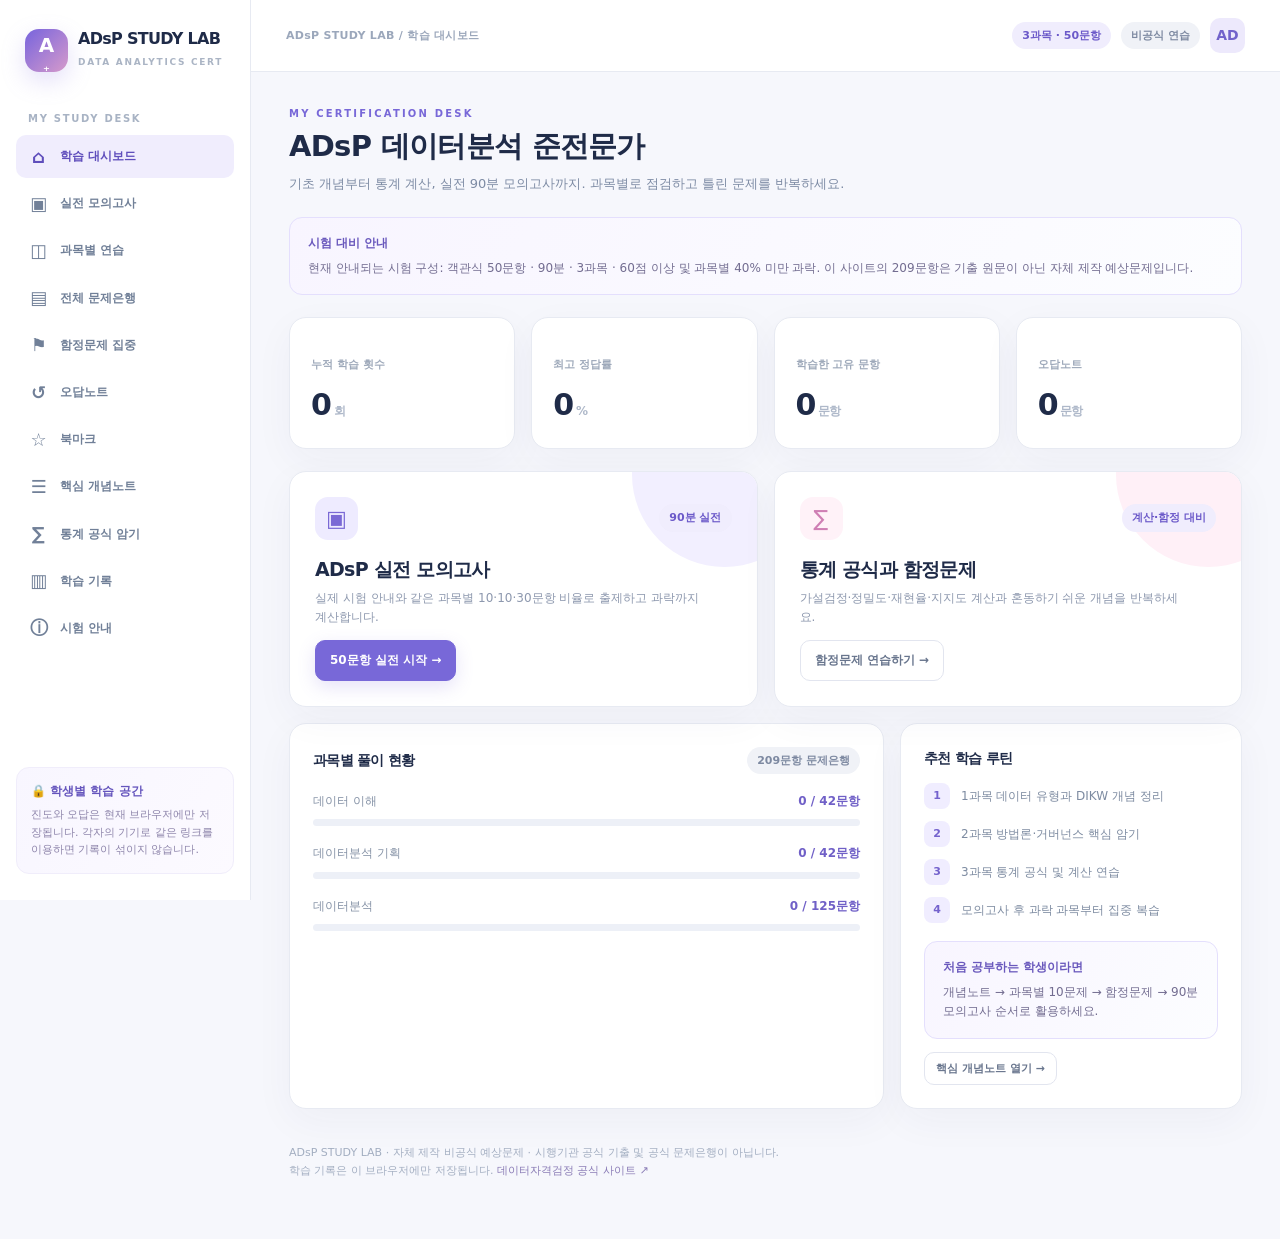
<file: adsp/index.html>
<!doctype html>
<html lang="ko">
<head>
<meta charset="utf-8">
<meta name="viewport" content="width=device-width, initial-scale=1">
<meta name="theme-color" content="#7868d8">
<meta name="description" content="ADsP 데이터분석 준전문가 학습 사이트. 3과목 50문항 90분 실전 모의고사, 오답노트, 통계 공식, 함정문제, 핵심 개념노트. 비공식 창작 연습문제.">
<title>ADsP 데이터분석 준전문가 | STUDY LAB</title>
<link rel="stylesheet" href="./style.css">
<style>@media(min-width:791px){.mobile-label{display:none}}@media(max-width:790px){.mobile-label{display:block}.topright .chip.gray,.topright .avatar{display:none}}</style>
</head>
<body>
<div id="root"></div>
<div id="toast" role="status" aria-live="polite"></div>
<script src="./questions1.js"></script>
<script src="./questions2.js"></script>
<script src="./questions3a.js"></script>
<script src="./questions3b.js"></script>
<script src="./notes.js"></script>
<script src="./app.js"></script>
</body>
</html>
</file>
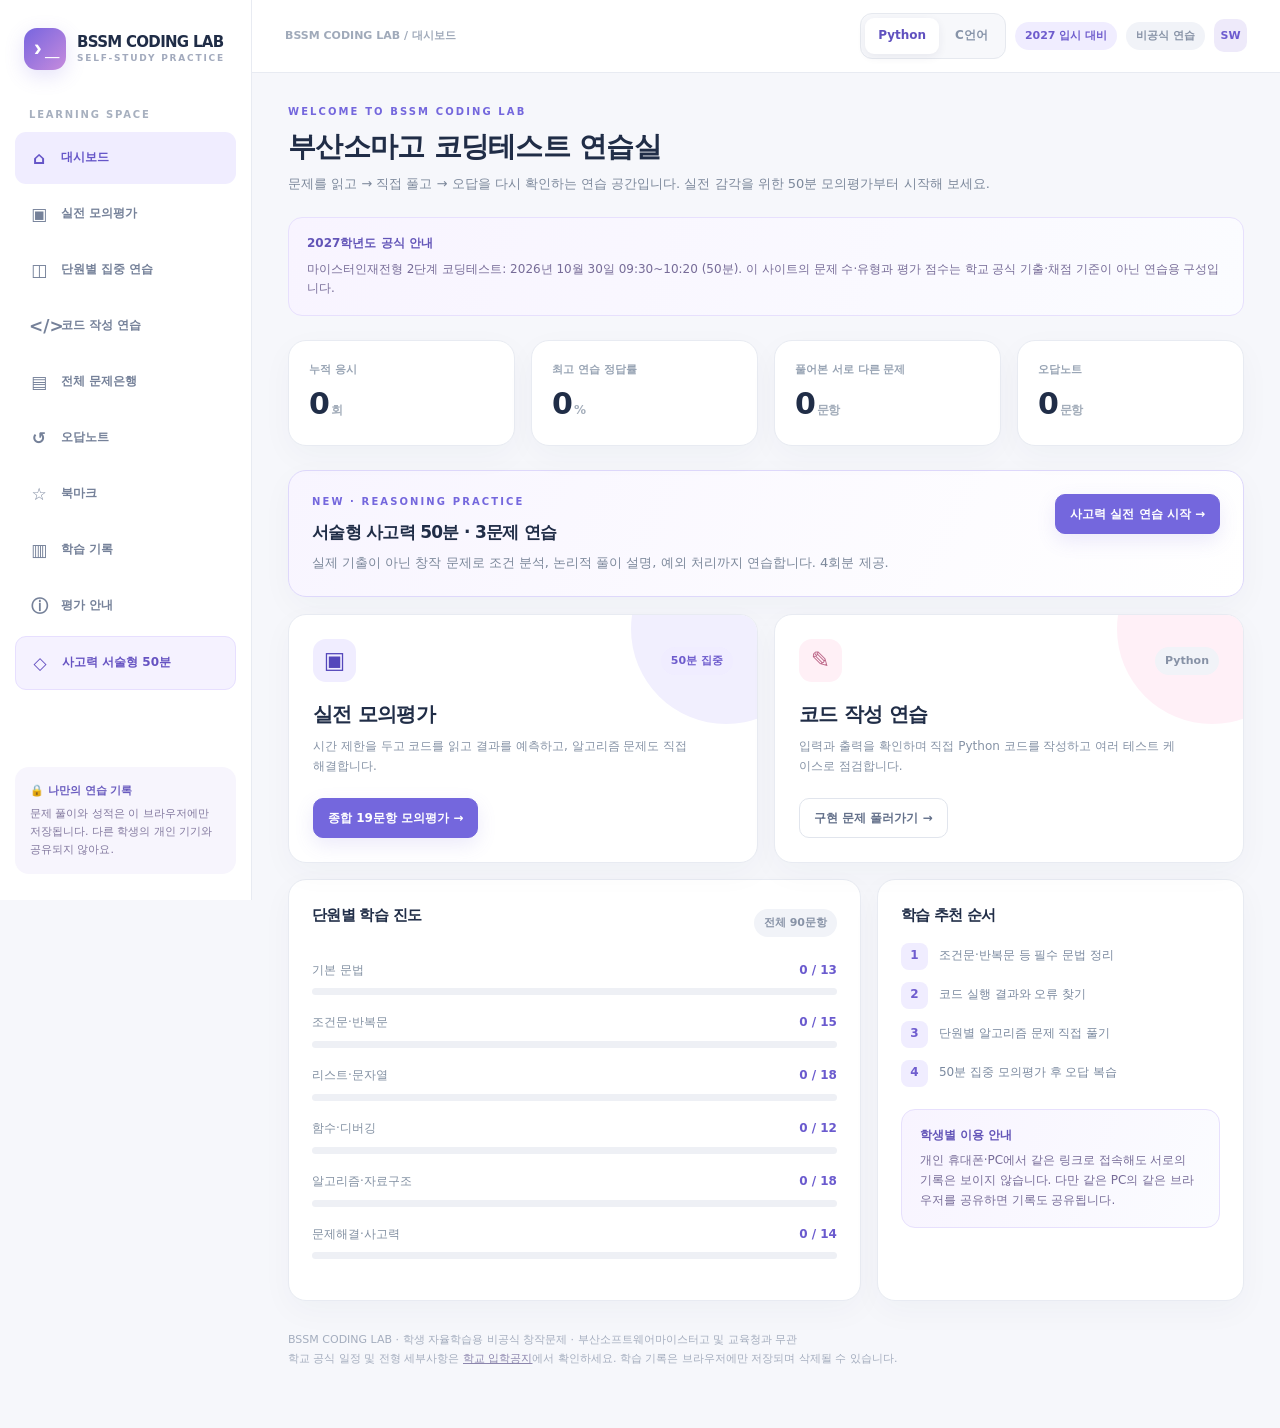
<file: bssm-coding/index.html>
<!doctype html>
<html lang="ko">
<head>
<meta charset="utf-8">
<meta name="viewport" content="width=device-width, initial-scale=1">
<meta name="theme-color" content="#7467dd">
<meta name="description" content="부산소프트웨어마이스터고 입학 코딩테스트 대비 비공식 연습실. 50분 모의평가, 문법·알고리즘 학습, 파이썬 코드 작성, 오답노트.">
<title>부산소마고 코딩 연습실 | BSSM CODING LAB</title>
<link rel="stylesheet" href="./style.css">
</head>
<body>
<div id="app"></div>
<div id="toast" role="status" aria-live="polite"></div>
<script src="./questions.js"></script>
<script src="./challenges.js"></script>
<script src="./c-questions.js"></script>
<script src="./c-challenges.js"></script>
<script src="./app.js"></script>
</body>
</html>
</file>
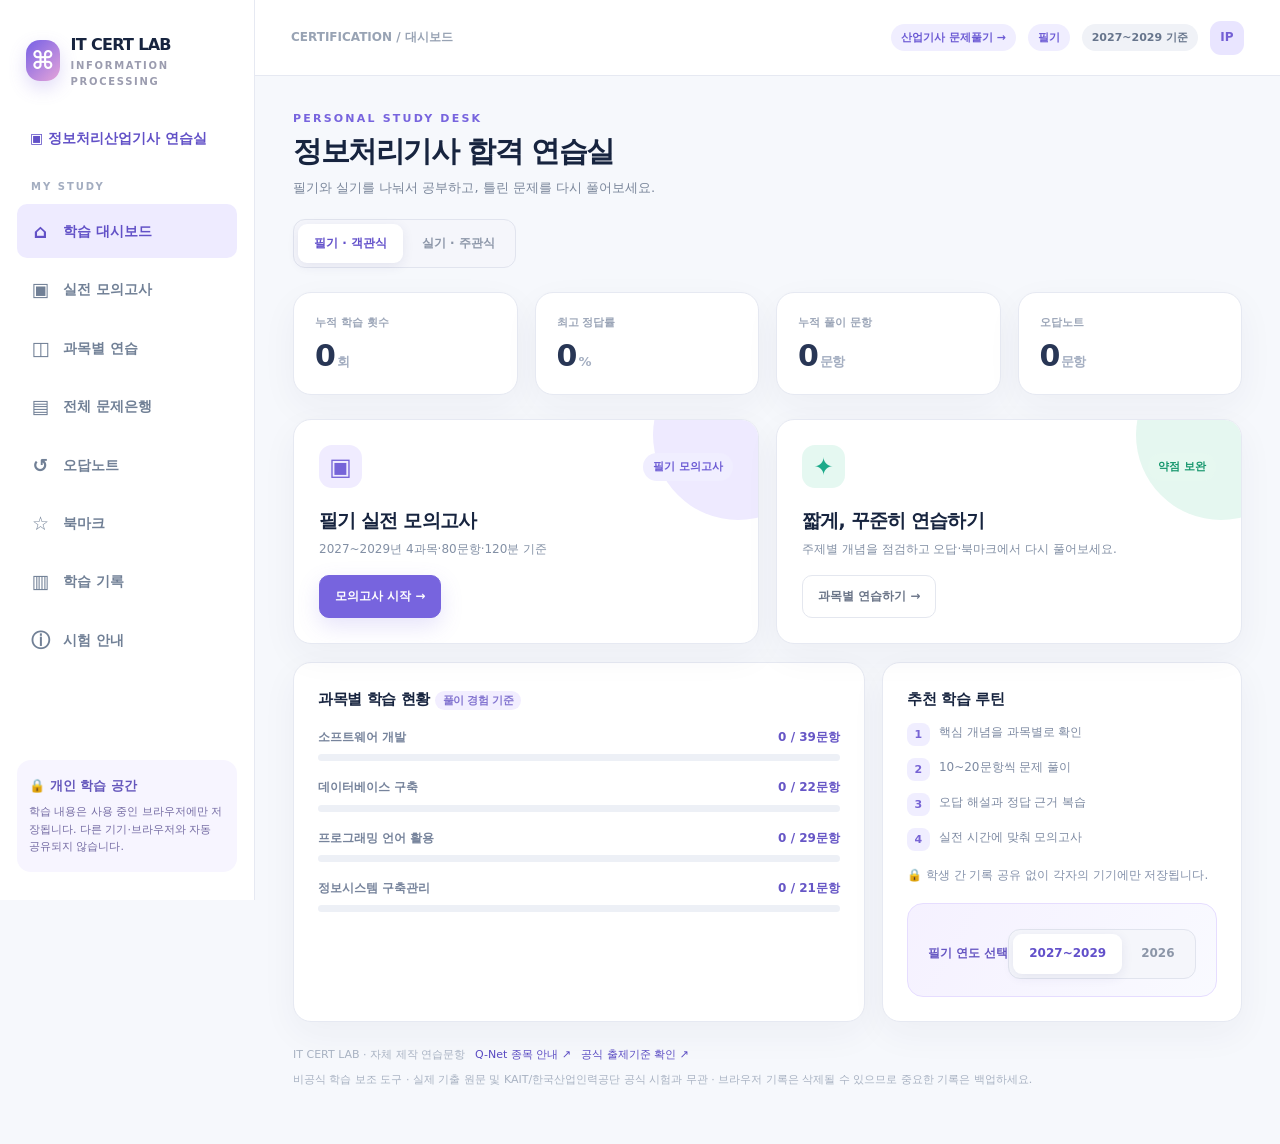
<file: information-processing/index.html>
<!doctype html><html lang="ko"><head><meta charset="utf-8"><meta name="viewport" content="width=device-width,initial-scale=1"><meta name="theme-color" content="#7764de"><meta name="description" content="정보처리기사 필기 2026·2027~2029 출제기준 및 실기 주관식 대비 학습 사이트. 모의고사, 문제은행, 오답노트, 개인 학습 기록."><title>정보처리기사 | IT CERT LAB</title><style>
:root{--ink:#17243f;--muted:#7b879b;--line:#e6e9f2;--violet:#7764de;--violet-dark:#594ac2;--light:#f5f3ff;--bg:#f6f8fc;--card:#fff;--green:#139b79;--red:#dc6074;--shadow:0 12px 36px rgba(40,48,86,.047)}
*{box-sizing:border-box}html{scroll-behavior:smooth}body{margin:0;background:var(--bg);font-family:Pretendard,"Apple SD Gothic Neo","Malgun Gothic",system-ui,sans-serif;color:var(--ink);font-size:14px;line-height:1.6}button,input,select,textarea{font:inherit}button{cursor:pointer}button:disabled{opacity:.45;cursor:not-allowed}a{color:var(--violet-dark);text-decoration:none}a:hover{text-decoration:underline}button:focus-visible,a:focus-visible,input:focus-visible,textarea:focus-visible,select:focus-visible{outline:3px solid #bfb4ff;outline-offset:3px}pre{white-space:pre-wrap;overflow:auto}code{background:#f0f1f7;padding:1px 4px;border-radius:4px}
.app{min-height:100vh;display:grid;grid-template-columns:255px minmax(0,1fr)}.sidebar{background:#fff;border-right:1px solid var(--line);display:flex;flex-direction:column;padding:28px 17px;position:sticky;top:0;height:100vh;z-index:20}.brand{display:flex;gap:11px;align-items:center;padding:4px 9px 23px}.brandicon{background:linear-gradient(135deg,#7660e6,#e5a4d9);color:#fff;font-size:25px;width:41px;height:41px;border-radius:14px;display:grid;place-items:center;font-weight:900;box-shadow:0 7px 18px #7764de39}.brand b{font-size:16px;letter-spacing:-.7px}.brand small{display:block;color:#9b9caf;font-size:10px;letter-spacing:1.7px;font-weight:800}.nav-group{font-size:10px;color:#a3adc0;letter-spacing:2px;padding:16px 14px 7px;font-weight:850}.nav-btn{border:0;background:transparent;text-align:left;color:#718096;display:flex;gap:12px;width:100%;align-items:center;padding:12px 13px;border-radius:10px;font-weight:730;margin:2px 0}.nav-btn svg{width:18px;height:18px}.nav-btn:hover{background:#f7f6ff;color:#5c4fc2}.nav-btn.active{background:#eeebff;color:#6251c7}.nav-btn .num{margin-left:auto;background:#ece9fd;font-size:10px;padding:1px 7px;border-radius:99px}.sidebar-bottom{margin-top:auto;padding:16px 12px;background:#f7f5ff;border-radius:14px;color:#746ba3;font-size:11px}.sidebar-bottom b{display:block;font-size:13px;margin-bottom:6px;color:#6557bc}.sidebar-bottom p{margin:0}.content-wrap{min-width:0}.topbar{height:76px;background:#fff;border-bottom:1px solid var(--line);display:flex;align-items:center;justify-content:space-between;padding:0 36px;gap:20px}.crumb{font-size:12px;color:#98a3b4;font-weight:700}.top-right{display:flex;align-items:center;gap:12px}.chip{display:inline-flex;gap:5px;align-items:center;border-radius:999px;padding:5px 10px;background:#f0eeff;color:#6b5ad4;font-size:11px;font-weight:800}.chip.good{background:#e6f8f0;color:#15966c}.chip.bad{background:#fff0f2;color:#d6546b}.chip.gray{background:#f0f2f7;color:#67758c}.avatar{height:34px;width:34px;border-radius:11px;display:grid;place-items:center;background:#e9e5ff;color:#7460d5;font-size:12px;font-weight:900}.mobile-head{display:none}.main{max-width:1320px;margin:auto;padding:34px 38px 55px}.eyebrow{font-size:11px;letter-spacing:2.2px;color:var(--violet);font-weight:900}.heading{font-size:29px;letter-spacing:-1.4px;margin:5px 0 8px;line-height:1.3}.sub{color:var(--muted);margin:0 0 20px;font-size:13px}.section-head{display:flex;justify-content:space-between;align-items:flex-end;gap:10px;margin:28px 0 14px}.section-head h2{font-size:16px;margin:0;letter-spacing:-.5px}.section-head small{font-size:12px;color:#91a0b3}.grid{display:grid;gap:17px}.stats{grid-template-columns:repeat(4,minmax(0,1fr));margin:24px 0}.stat,.panel,.tile,.quiz-card{background:#fff;border:1px solid var(--line);border-radius:18px;box-shadow:var(--shadow)}.stat{padding:21px 21px 18px;min-width:0}.stat .name{font-size:11px;color:#9ca6b8;font-weight:800}.stat strong{display:block;font-size:30px;line-height:1.35;letter-spacing:-1px;color:#283655;margin-top:4px}.stat strong small{font-size:13px;color:#a4aec1;margin-left:2px}.panel{padding:24px}.panel h3{font-size:15px;margin:0 0 12px;letter-spacing:-.4px}.two{grid-template-columns:minmax(0,1.35fr) minmax(280px,.85fr)}.tiles{grid-template-columns:repeat(2,minmax(0,1fr))}.tile{position:relative;overflow:hidden;padding:25px;min-height:202px}.tile::before{content:'';width:170px;height:170px;position:absolute;border-radius:50%;right:-65px;top:-70px;background:#eeeaff}.tile.mint::before{background:#e5f7f0}.tile .tiletop{display:flex;align-items:center;justify-content:space-between;position:relative}.tile .bigicon{width:43px;height:43px;display:grid;place-items:center;border-radius:13px;background:#f0ecff;color:#7664d8;font-size:24px}.tile.mint .bigicon{background:#e5f8f1;color:#1caa8a}.tile h3{font-size:19px;margin:17px 0 4px;letter-spacing:-.8px}.tile p{color:#8390a5;font-size:12px;margin:0 0 16px;max-width:370px}.btn{border:1px solid #e4e7ef;background:white;color:#6b7588;font-size:12px;font-weight:850;border-radius:10px;padding:11px 15px;display:inline-flex;align-items:center;justify-content:center;gap:8px;transition:.16s}.btn:hover{border-color:#9d90ee;color:#6352c5;background:#faf9ff}.btn.primary{background:var(--violet);color:white;border-color:var(--violet);box-shadow:0 8px 22px #7260e52d}.btn.primary:hover{background:#6755cd}.btn.green{background:#20a58c;color:#fff;border-color:#20a58c}.btn.danger{color:#d75b73;background:#fff7f9;border-color:#f8dce3}.btn.sm{padding:7px 10px;font-size:11px}.btn.wide{width:100%}.btn:disabled{box-shadow:none}.bar{background:#edf0f6;height:7px;border-radius:8px;overflow:hidden;margin:7px 0}.bar>span{display:block;background:linear-gradient(90deg,#a394fa,#7764de);height:100%;border-radius:8px}.subject-line{margin:17px 0}.subject-line>div:first-child{display:flex;justify-content:space-between;color:#77849c;font-size:12px;font-weight:700}.subject-line strong{color:#6656c6}.quick-steps{display:flex;flex-direction:column;gap:12px}.quick-steps>div{display:flex;gap:9px;font-size:12px;color:#7d8aa2}.dot{width:23px;height:23px;display:grid;place-items:center;background:#f0eeff;color:#7764d5;border-radius:8px;font-size:11px;font-weight:900;flex-shrink:0}.seg{display:inline-flex;border:1px solid #e1e4ee;padding:4px;background:#f5f6fb;border-radius:12px;gap:3px;max-width:100%}.seg button{border:0;padding:10px 16px;border-radius:9px;background:transparent;color:#8c96a8;font-weight:850;font-size:12px}.seg button.active{background:#fff;color:#6250ca;box-shadow:0 3px 12px #2c337316}.callout{background:linear-gradient(120deg,#f5f1ff,#f9faff);border:1px solid #e6ddff;border-radius:16px;padding:17px 20px;color:#71648e;font-size:12px;margin-top:18px}.callout b{color:#6555c2}.setup-grid{display:grid;grid-template-columns:minmax(0,1.3fr) minmax(260px,.7fr);gap:18px}.fieldlabel{font-size:12px;font-weight:850;color:#50607b;margin:18px 0 8px;display:block}.choice-cards{display:grid;grid-template-columns:repeat(2,minmax(0,1fr));gap:10px}.choice-card{display:block;text-align:left;border:1px solid #e5e8f1;border-radius:12px;background:#fff;padding:16px;color:#62738e}.choice-card b{display:block;color:#263650;font-size:14px}.choice-card small{display:block;color:#93a0b3;margin-top:4px;font-size:11px}.choice-card.chosen{border:1.5px solid #8875e4;background:#f7f4ff}.select{width:100%;padding:12px 13px;background:white;border:1px solid var(--line);border-radius:10px;color:#5d6980}.mode-tip{color:#8190a4;font-size:12px}.quizgrid{display:grid;grid-template-columns:minmax(0,1fr) 270px;gap:17px}.quiz-card{padding:27px}.quiz-meta{display:flex;justify-content:space-between;gap:12px;align-items:center;margin-bottom:9px;color:#7c87a0;font-size:12px}.qtop{display:flex;align-items:center;gap:9px;margin:18px 0 12px;color:#7261cf;font-size:11px;font-weight:900;letter-spacing:.7px}.qstem{font-size:20px;font-weight:850;line-height:1.65;letter-spacing:-.6px;margin:8px 0 24px;white-space:pre-wrap;word-break:keep-all}.options{display:flex;flex-direction:column;gap:10px}.opt{display:flex;align-items:flex-start;gap:12px;width:100%;text-align:left;border:1px solid #e5e8f0;border-radius:12px;background:#fff;padding:15px 17px;font-weight:670;color:#60708a;line-height:1.65}.opt .bubble{height:24px;width:24px;display:grid;place-items:center;border:1px solid #dce0ec;border-radius:8px;font-size:11px;flex-shrink:0;color:#8c97aa}.opt.selected{background:#f6f3ff;border-color:#8978e6;color:#5243b7}.opt.selected .bubble{background:#7e6add;color:#fff;border-color:#7e6add}.answerbox{width:100%;border:1px solid #dce0eb;padding:16px;border-radius:12px;min-height:115px;resize:vertical;color:#24334f;outline-color:#8b7ae5}.qhint{font-size:12px;color:#9aa4b4;margin:10px 0}.quizactions{display:flex;justify-content:space-between;gap:10px;margin-top:25px;flex-wrap:wrap}.question-map{display:grid;grid-template-columns:repeat(5,minmax(0,1fr));gap:7px}.number-btn{border:1px solid #e6e8ef;background:#fff;color:#9ba6b6;min-height:39px;border-radius:9px;font-size:11px;font-weight:800}.number-btn.answered{background:#f1edff;color:#6e5dd1;border-color:#e0d7ff}.number-btn.current{background:#7764de;color:white;border-color:#7764de}.timer{font-variant-numeric:tabular-nums;font-size:24px;font-weight:880;color:#5d4fbc}.progress-note{font-size:11px;color:#9ca7b7}.review{border:1px solid #e7eaf3;border-radius:13px;padding:18px;margin:12px 0;background:white}.review-head{display:flex;align-items:center;justify-content:space-between;gap:10px;margin-bottom:9px}.review-q{font-size:13px;font-weight:830;white-space:pre-wrap;color:#2a3752;margin:0 0 13px}.review-ans{font-size:12px;color:#738199;white-space:pre-wrap}.review-ans b{color:#3d4c65}.expl{background:#f7f8fc;color:#728096;border-radius:10px;padding:12px 13px;font-size:12px;margin-top:12px}.review-toggle{display:flex;gap:7px;margin-top:13px;flex-wrap:wrap}.review-toggle button{padding:7px 10px;background:#fff;border:1px solid #e0e3ee;border-radius:8px;color:#687895;font-size:11px;font-weight:800}.review-toggle button.on{background:#e9f9f3;color:#188c71;border-color:#b8edda}.review-toggle button.on.bad{background:#fff0f1;color:#cb6270;border-color:#f2ccd3}.filterline{display:flex;gap:9px;align-items:center;flex-wrap:wrap;margin:18px 0}.search{min-width:200px;flex:1;border-radius:10px;padding:12px;border:1px solid #e3e7ee;outline-color:#8b79e5}.listitem{border-bottom:1px solid #eef0f5;display:flex;align-items:center;gap:12px;padding:15px 3px}.listitem:last-child{border-bottom:0}.listitem .desc{min-width:0;flex:1}.listitem .desc b{font-size:12px;color:#344059;display:block;margin-bottom:4px}.listitem .desc small{font-size:11px;color:#99a4b7}.listitem .desc b{overflow-wrap:anywhere}.star{border:0;background:#f5f3ff;border-radius:9px;color:#aaa0d7;font-size:21px;line-height:1;width:34px;height:34px}.star.on{color:#edb04c;background:#fff8e7}.historytable{width:100%;border-collapse:collapse;font-size:12px}.historytable td,.historytable th{padding:15px 10px;border-bottom:1px solid #eef0f4;text-align:left}.historytable th{color:#98a3b6;font-size:11px}.historytable td{color:#68768e}.empty{text-align:center;padding:48px 15px;color:#9ca7b9}.empty .emo{font-size:34px;margin-bottom:12px}.empty b{display:block;color:#526078;font-size:14px}.foot{padding-top:24px;font-size:11px;color:#a8b2c2}.burger{display:none}.footerlinks{display:flex;gap:10px;flex-wrap:wrap}.toast{position:fixed;z-index:90;bottom:25px;left:50%;transform:translate(-50%,25px);opacity:0;pointer-events:none;background:#263452;color:#fff;padding:12px 20px;border-radius:12px;box-shadow:0 10px 30px #22345255;font-size:12px;transition:.2s}.toast.show{transform:translate(-50%,0);opacity:1}.overlay{display:none}.scorecircle{width:116px;height:116px;border-radius:50%;background:conic-gradient(#8572e1 var(--pct),#eaebf2 var(--pct));display:grid;place-items:center;margin:0 auto 16px}.scorecircle>span{width:92px;height:92px;border-radius:50%;display:flex;align-items:center;justify-content:center;background:white;color:#493aaa;font-size:29px;font-weight:900}.muted{color:#8c9aaf}.badge-count{font-size:11px;color:#8374d0;background:#f2eeff;padding:3px 8px;border-radius:99px}.note-lines{font-size:12px;color:#7a879d}.note-lines li{padding:5px 0}.privacyline{display:flex;gap:9px;align-items:flex-start;margin-top:15px;color:#8592ab;font-size:12px}
@media(max-width:1120px){.stats{grid-template-columns:repeat(2,minmax(0,1fr))}.quizgrid{grid-template-columns:minmax(0,1fr) 230px}.main{padding:28px 25px}.sidebar{width:220px}.app{grid-template-columns:220px minmax(0,1fr)}}
@media(max-width:800px){.app{display:block}.sidebar{transform:translateX(-105%);position:fixed;top:0;bottom:0;width:255px;height:100vh;transition:.2s;box-shadow:20px 0 40px #18253a17}.sidebar.open{transform:translateX(0)}.overlay.open{display:block;position:fixed;inset:0;z-index:19;background:#141d3670}.burger{display:grid;place-items:center;border:0;background:#f2f0ff;border-radius:9px;width:36px;height:36px;color:#6659b8}.topbar{padding:0 16px;height:65px}.topbar .crumb{display:none}.mobile-head{display:block;font-size:14px;font-weight:850;letter-spacing:-.5px}.main{padding:26px 17px}.heading{font-size:24px}.two,.setup-grid,.quizgrid{grid-template-columns:1fr}.tiles{grid-template-columns:1fr}.quiz-card{padding:19px}.qstem{font-size:17px}.quizgrid aside{order:-1}.quizgrid aside .question-map{display:none}.choice-cards{grid-template-columns:1fr}.sidebar-bottom{margin-top:30px}.stats{gap:10px}.stat{padding:16px}.stat strong{font-size:26px}.panel{padding:19px}}
@media(prefers-reduced-motion:reduce){*{scroll-behavior:auto!important;transition:none!important}}
</style></head><body><div id="root"></div><div id="toast" class="toast" role="status" aria-live="polite"></div><script>const BANK=[{"id":"W1-001","old":0,"topic":"요구사항","q":"기능 요구사항에 해당하는 것은?","choices":["응답시간이 2초 이내일 것","사용자는 비밀번호를 변경할 수 있을 것","가용성이 99.9%일 것","암호화 알고리즘을 사용할 것"],"answer":1,"why":"기능 요구사항은 시스템이 제공해야 하는 동작과 서비스를 설명합니다."},{"id":"W1-002","old":0,"topic":"요구사항","q":"비기능 요구사항에 해당하는 것은?","choices":["회원가입 화면을 제공한다","상품을 검색할 수 있다","서버 응답은 평균 1초 이내여야 한다","관리자가 주문을 취소한다"],"answer":2,"why":"응답시간은 성능에 관한 비기능 요구사항입니다."},{"id":"W1-003","old":0,"topic":"요구사항","q":"요구사항 개발의 일반적인 순서로 적절한 것은?","choices":["분석→도출→확인→명세","도출→분석→명세→확인","명세→도출→확인→분석","확인→분석→명세→도출"],"answer":1,"why":"요구사항은 도출 후 분석하고 문서화한 뒤 검증합니다."},{"id":"W1-004","old":0,"topic":"요구사항","q":"요구사항 추적성의 핵심 목적은?","choices":["서버 비용 산정","요구사항과 설계·테스트의 연관관계 확인","UI 색상 통일","데이터 중복 제거"],"answer":1,"why":"추적성은 변경의 영향 범위와 요구사항 충족 여부를 파악하게 합니다."},{"id":"W1-005","old":0,"topic":"UML","q":"UML 유스케이스 다이어그램에서 액터는?","choices":["데이터베이스 테이블","시스템과 상호작용하는 외부 역할","클래스의 메서드","배포 서버"],"answer":1,"why":"액터는 사용자뿐 아니라 시스템과 상호작용하는 외부 시스템도 될 수 있습니다."},{"id":"W1-006","old":0,"topic":"UML","q":"유스케이스의 include 관계로 가장 적절한 설명은?","choices":["조건에 따라 선택적으로만 실행한다","공통 동작을 필수적으로 포함한다","상속을 뜻한다","객체 생성 순서를 나타낸다"],"answer":1,"why":"include는 공통 기능을 포함해 재사용할 때 사용합니다."},{"id":"W1-007","old":0,"topic":"UML","q":"시퀀스 다이어그램의 주요 표현 대상은?","choices":["객체 사이 메시지의 시간적 순서","테이블의 기본키 관계","CPU 사용률","프로세스 파일 권한"],"answer":0,"why":"시퀀스 다이어그램은 객체 간 메시지 교환 순서를 보여줍니다."},{"id":"W1-008","old":0,"topic":"UML","q":"클래스 다이어그램에서 일반화 관계가 뜻하는 것은?","choices":["구현 클래스의 삭제","상속에 의한 일반·특수 관계","동시성 제어","메시지 순서"],"answer":1,"why":"일반화는 상위 클래스와 하위 클래스 간의 상속 관계입니다."},{"id":"W1-009","old":0,"topic":"UI 설계","q":"화면 구성의 뼈대를 간략히 표현하는 산출물은?","choices":["와이어프레임","ERD","패키지 명세","실행 로그"],"answer":0,"why":"와이어프레임은 콘텐츠와 주요 요소의 배치를 표현합니다."},{"id":"W1-010","old":0,"topic":"UI 설계","q":"UI 프로토타입의 주요 목적은?","choices":["실제 운영 DB 백업","화면과 상호작용을 사전에 검토","형상관리 브랜치 삭제","서버 부하 측정만 수행"],"answer":1,"why":"프로토타입으로 동작 흐름과 사용성을 미리 검증합니다."},{"id":"W1-011","old":0,"topic":"UI 설계","q":"사용자가 처음 접해도 기능을 쉽게 파악하는 UI 원칙은?","choices":["직관성","결합도","원자성","정규화"],"answer":0,"why":"직관성은 사용자가 별도 학습 없이 기능을 이해하도록 돕습니다."},{"id":"W1-012","old":0,"topic":"아키텍처","q":"MVC 패턴의 View 역할은?","choices":["데이터 영속성 관리만 수행","사용자에게 화면을 표현","트랜잭션 격리 수준 결정","라우팅 장비 설정"],"answer":1,"why":"View는 화면과 표시를 담당합니다."},{"id":"W1-013","old":0,"topic":"아키텍처","q":"계층형 아키텍처의 대표적 장점은?","choices":["모든 변경의 전체 시스템 전파","관심사 분리와 유지보수 용이","테스트 불가","계층 경계 없음"],"answer":1,"why":"계층별 책임이 분리되어 테스트와 유지보수가 쉬워집니다."},{"id":"W1-014","old":0,"topic":"아키텍처","q":"높은 응집도와 낮은 결합도가 권장되는 이유는?","choices":["모듈 사이 의존을 늘리기 위해","독립성과 변경 용이성을 높이기 위해","코드 줄 수만 늘리기 위해","모든 로직을 한 파일에 넣기 위해"],"answer":1,"why":"모듈 내부 책임을 집중하고 외부 의존을 줄이는 설계입니다."},{"id":"W1-015","old":0,"topic":"디자인 패턴","q":"객체 생성 과정을 캡슐화하는 생성 패턴은?","choices":["팩토리 메서드","옵저버","전략","데코레이터"],"answer":0,"why":"팩토리 메서드는 객체 생성을 하위 클래스 등으로 위임합니다."},{"id":"W1-016","old":0,"topic":"디자인 패턴","q":"객체 상태 변화 시 구독자에게 알리는 패턴은?","choices":["싱글턴","옵저버","어댑터","빌더"],"answer":1,"why":"옵저버 패턴은 발행·구독 형태의 알림에 적합합니다."},{"id":"W1-017","old":0,"topic":"디자인 패턴","q":"알고리즘을 캡슐화해 실행 시 교체 가능한 패턴은?","choices":["전략","컴포지트","브리지","프록시"],"answer":0,"why":"전략 패턴은 같은 인터페이스로 알고리즘을 교체할 수 있게 합니다."},{"id":"W1-018","old":0,"topic":"설계 원칙","q":"단일 책임 원칙(SRP)의 설명으로 올바른 것은?","choices":["한 클래스는 변경 이유가 하나여야 한다","상속을 무조건 금지한다","모든 메서드를 static으로 만든다","인터페이스를 제거한다"],"answer":0,"why":"단일 책임 원칙은 하나의 변경 이유에 집중하도록 합니다."},{"id":"W1-019","old":0,"topic":"설계 원칙","q":"개방-폐쇄 원칙(OCP)의 뜻은?","choices":["확장에 열려 있고 수정에 닫혀 있다","항상 모든 코드를 공개한다","테스트 코드를 작성하지 않는다","상속을 절대 쓰지 않는다"],"answer":0,"why":"기존 코드를 크게 고치지 않고 기능을 확장하기 쉬운 구조입니다."},{"id":"W1-020","old":0,"topic":"요구사항","q":"요구사항 검증에서 살펴볼 사항으로 적절한 것은?","choices":["모호성·일관성·완전성","CPU 제조사만 확인","IDE 테마 통일","문서 작성자 이름만 확인"],"answer":0,"why":"검증에서는 명세의 모호함과 충돌, 누락 등을 확인합니다."},{"id":"W1-021","old":0,"topic":"형상관리","q":"요구사항이 변경될 때 먼저 확인할 대상으로 가장 적절한 것은?","choices":["영향을 받는 설계·구현·테스트 산출물","담당자의 모니터 색상","운영체제 로고","키보드 배열"],"answer":0,"why":"요구사항 변경 영향 분석에는 추적성이 필요합니다."},{"id":"W1-022","old":0,"topic":"아키텍처","q":"파이프-필터 아키텍처에 적합한 예는?","choices":["데이터 처리 단계별 변환 파이프라인","단일 상태 관리 객체","사용자별 인증서 저장","서버 물리 랙 배치"],"answer":0,"why":"필터가 데이터를 변환하고 파이프를 통해 다음 단계에 전달합니다."},{"id":"W2-001","old":1,"topic":"자료구조","q":"스택(Stack)의 자료 삽입·삭제 순서는?","choices":["FIFO","LIFO","임의 정렬","우선순위만 적용"],"answer":1,"why":"스택은 마지막에 들어온 원소가 먼저 나오는 LIFO 구조입니다."},{"id":"W2-002","old":1,"topic":"자료구조","q":"큐(Queue)의 자료 처리 순서는?","choices":["FIFO","LIFO","DFS만 적용","항상 역순 정렬"],"answer":0,"why":"큐는 먼저 들어온 원소가 먼저 나오는 FIFO 구조입니다."},{"id":"W2-003","old":1,"topic":"자료구조","q":"이진 탐색의 전제 조건은?","choices":["데이터가 정렬되어 있어야 한다","항상 연결 리스트여야 한다","중복값이 없어야 한다","데이터가 해시되어야 한다"],"answer":0,"why":"이진 탐색은 정렬된 구간을 절반씩 줄이며 탐색합니다."},{"id":"W2-004","old":1,"topic":"자료구조","q":"배열에서 인덱스로 요소에 접근하는 평균 시간 복잡도는?","choices":["O(1)","O(log n)","O(n)","O(n²)"],"answer":0,"why":"배열은 주소 계산으로 임의 접근이 가능해 O(1)입니다."},{"id":"W2-005","old":1,"topic":"알고리즘","q":"버블 정렬의 평균 시간 복잡도는?","choices":["O(1)","O(log n)","O(n log n)","O(n²)"],"answer":3,"why":"일반적인 버블 정렬은 반복 비교로 평균 O(n²)입니다."},{"id":"W2-006","old":1,"topic":"알고리즘","q":"너비 우선 탐색(BFS)에 주로 쓰는 자료구조는?","choices":["큐","스택만 사용","힙만 사용","해시 함수"],"answer":0,"why":"BFS는 발견 순서대로 정점을 방문하기 위해 큐를 사용합니다."},{"id":"W2-007","old":1,"topic":"알고리즘","q":"깊이 우선 탐색(DFS) 구현에 적절한 것은?","choices":["재귀 호출 또는 스택","큐만 가능","정렬만 수행","이진 탐색만 사용"],"answer":0,"why":"DFS는 스택 또는 재귀 호출로 깊이 탐색합니다."},{"id":"W2-008","old":1,"topic":"단위 테스트","q":"단위 테스트의 주된 대상은?","choices":["함수·메서드 등 작은 모듈","운영 조직 전체","물리 데이터센터","사용자 단말 재고"],"answer":0,"why":"단위 테스트는 작은 코드 단위를 독립적으로 검증합니다."},{"id":"W2-009","old":1,"topic":"테스트","q":"경계값 분석에서 우선 시험할 값은?","choices":["경계값과 그 바로 안팎의 값","가장 큰 임의 숫자 한 개","정상값만 1개","DB 테이블 수"],"answer":0,"why":"경계 주변은 오류가 자주 발견되는 부분입니다."},{"id":"W2-010","old":1,"topic":"테스트","q":"동등 분할 기법의 설명으로 알맞은 것은?","choices":["입력값을 유사한 동작의 집합으로 구분한다","코드 경로만 세어본다","응답속도만 측정한다","모든 입력을 무작위로만 검사한다"],"answer":0,"why":"동등 분할은 입력 도메인을 동작이 유사한 그룹으로 나눕니다."},{"id":"W2-011","old":1,"topic":"테스트","q":"화이트박스 테스트에 해당하는 것은?","choices":["코드의 분기 경로를 기준으로 검사","명세서만 보고 입력 검사","화면 색상 비교","사용자 설문 조사"],"answer":0,"why":"화이트박스는 내부 로직·분기·경로를 확인합니다."},{"id":"W2-012","old":1,"topic":"테스트","q":"회귀 테스트의 목적은?","choices":["수정 후 기존 기능이 유지되는지 확인","서버를 최초 구매","문서를 폐기","코드 언어 변경 자체"],"answer":0,"why":"변경으로 기존 동작에 문제가 생겼는지 재검증합니다."},{"id":"W2-013","old":1,"topic":"통합 구현","q":"API 계약에서 HTTP 상태코드 404의 일반적인 의미는?","choices":["요청한 자원을 찾지 못함","요청 성공","권한 부여 완료","서버가 새 자원을 생성함"],"answer":0,"why":"404는 서버가 요청 대상 자원을 찾지 못했음을 뜻합니다."},{"id":"W2-014","old":1,"topic":"통합 구현","q":"REST API에서 GET의 주된 목적은?","choices":["자원 조회","자원 삭제","메시지 암호화","연결 종료"],"answer":0,"why":"GET은 자원 표현을 가져오는 조회 요청에 사용합니다."},{"id":"W2-015","old":1,"topic":"통합 구현","q":"JSON에 관한 올바른 설명은?","choices":["키·값 구조의 데이터 표현 형식","실행 파일 포맷","운영체제 커널","전용 네트워크 장치"],"answer":0,"why":"JSON은 웹 API에서 널리 사용하는 데이터 교환 형식입니다."},{"id":"W2-016","old":1,"topic":"형상관리","q":"Git에서 커밋(commit)의 의미는?","choices":["변경사항을 버전 이력으로 기록","작업 디렉터리 자동 삭제","원격 서버를 반드시 종료","DB를 정규화"],"answer":0,"why":"커밋은 스냅샷과 설명을 버전 이력에 남깁니다."},{"id":"W2-017","old":1,"topic":"형상관리","q":"Git에서 서로 다른 개발 흐름을 분리할 때 사용하는 것은?","choices":["브랜치","인덱스 키","트리거","테이블스페이스"],"answer":0,"why":"브랜치는 독립적인 변경 흐름을 관리합니다."},{"id":"W2-018","old":1,"topic":"빌드 배포","q":"CI(지속적 통합)에 해당하는 사례는?","choices":["커밋 때마다 빌드와 테스트 자동 실행","완료된 코드를 수년간 보관만 함","수기로 배포 승인만 요청","서버를 매일 물리적으로 교체"],"answer":0,"why":"CI는 변경사항의 통합과 자동 검증을 자주 수행합니다."},{"id":"W2-019","old":1,"topic":"빌드 배포","q":"애플리케이션 패키징의 목적은?","choices":["실행·배포에 필요한 파일을 배포 단위로 묶음","데이터 정렬만 수행","요구사항 폐기","IP 주소 암기"],"answer":0,"why":"패키징은 실행에 필요한 자원을 배포 가능한 형태로 만듭니다."},{"id":"W2-020","old":1,"topic":"인터페이스","q":"인터페이스 명세에 일반적으로 포함되는 내용은?","choices":["요청·응답 데이터 구조와 오류 코드","회사 행사 일정만","책상 배치도","모니터 크기"],"answer":0,"why":"인터페이스 명세는 데이터 형식과 호출 방법, 오류 처리를 정의합니다."},{"id":"W2-021","old":1,"topic":"테스트","q":"테스트 더블 중 실제 객체 대신 미리 정한 응답을 주는 객체의 예는?","choices":["스텁(Stub)","데드락","정규화","스풀링"],"answer":0,"why":"스텁은 의존 객체 대신 정해진 응답을 반환합니다."},{"id":"W2-022","old":1,"topic":"테스트","q":"결함의 심각도(Severity)가 의미하는 것은?","choices":["결함이 시스템에 미치는 영향의 정도","수정 작업의 담당자 휴가 일수","발견 날짜만","코드의 파일명"],"answer":0,"why":"심각도는 사용자·시스템에 주는 피해나 영향으로 판단합니다."},{"id":"W3-001","old":2,"topic":"데이터 모델","q":"관계형 데이터베이스에서 행(row)에 대응하는 용어는?","choices":["튜플","도메인","속성","스키마"],"answer":0,"why":"튜플은 테이블의 한 행을 의미합니다."},{"id":"W3-002","old":2,"topic":"데이터 모델","q":"기본키(Primary Key)의 성질은?","choices":["중복과 NULL을 허용하지 않음","항상 외래키와 같음","중복만 허용","문자열 타입만 허용"],"answer":0,"why":"기본키는 행을 유일하게 식별하므로 유일성과 NOT NULL이 필요합니다."},{"id":"W3-003","old":2,"topic":"데이터 모델","q":"외래키(Foreign Key)의 목적은?","choices":["테이블 사이 참조 무결성 유지","인덱스 무조건 삭제","SQL 문장 압축","서버 시간 동기화"],"answer":0,"why":"외래키는 참조하는 값의 관계를 제약합니다."},{"id":"W3-004","old":2,"topic":"정규화","q":"제1정규형(1NF)의 핵심 조건은?","choices":["각 속성 값이 원자값일 것","이행적 종속성을 유지할 것","모든 테이블이 하나의 행만 가질 것","기본키가 없어야 할 것"],"answer":0,"why":"1NF는 반복 그룹을 제거하고 속성값의 원자성을 요구합니다."},{"id":"W3-005","old":2,"topic":"정규화","q":"제2정규형(2NF)의 핵심 조건은?","choices":["부분 함수 종속 제거","모든 인덱스 제거","중복 행만 추가","외래키 금지"],"answer":0,"why":"2NF는 1NF이며 기본키의 일부에만 종속된 속성을 제거합니다."},{"id":"W3-006","old":2,"topic":"정규화","q":"제3정규형(3NF)에서 주로 제거하는 종속성은?","choices":["이행적 함수 종속","기본키의 유일성","데이터 원자성","테이블 이름"],"answer":0,"why":"3NF는 기본키가 아닌 속성을 거치는 이행적 종속을 제거합니다."},{"id":"W3-007","old":2,"topic":"SQL","q":"SQL에서 행을 조회하는 명령은?","choices":["SELECT","DELETE","DROP","GRANT"],"answer":0,"why":"SELECT는 테이블에서 조건에 맞는 데이터를 조회합니다."},{"id":"W3-008","old":2,"topic":"SQL","q":"SELECT 결과에서 중복 행을 제거하는 키워드는?","choices":["DISTINCT","UNIQUE KEY","HAVING","CASCADE"],"answer":0,"why":"SELECT DISTINCT는 중복 결과 행을 제거합니다."},{"id":"W3-009","old":2,"topic":"SQL","q":"집계 후 그룹에 조건을 거는 절은?","choices":["HAVING","WHERE","ORDER BY","LIMIT"],"answer":0,"why":"HAVING은 GROUP BY로 집계된 그룹을 필터링합니다."},{"id":"W3-010","old":2,"topic":"SQL","q":"두 테이블의 일치하는 행을 결합하는 조인 유형은?","choices":["INNER JOIN","CROSS JOIN만","FULL OUTER JOIN만","NATURAL DELETE"],"answer":0,"why":"INNER JOIN은 조인 조건에 맞는 행을 반환합니다."},{"id":"W3-011","old":2,"topic":"SQL","q":"LEFT JOIN의 특징은?","choices":["왼쪽 테이블의 행을 모두 유지","양쪽 공통행만 반환","오른쪽 행만 모두 유지","중복 제거만 수행"],"answer":0,"why":"LEFT OUTER JOIN은 왼쪽 행을 보존하며 불일치 열은 NULL이 됩니다."},{"id":"W3-012","old":2,"topic":"SQL","q":"직원 테이블에서 급여 3000 이상만 조회할 조건은?","choices":["WHERE salary >= 3000","ORDER BY salary","GROUP BY salary","HAVING salary"],"answer":0,"why":"WHERE 절은 조회 행에 대한 조건을 지정합니다."},{"id":"W3-013","old":2,"topic":"SQL","q":"삽입된 데이터를 저장하는 DML 명령은?","choices":["INSERT","CREATE","ALTER","REVOKE"],"answer":0,"why":"INSERT는 테이블에 새로운 행을 추가하는 DML입니다."},{"id":"W3-014","old":2,"topic":"SQL","q":"테이블 구조 자체를 정의하는 DDL은?","choices":["CREATE TABLE","SELECT","UPDATE","COMMIT"],"answer":0,"why":"CREATE TABLE은 테이블 구조를 생성하는 DDL입니다."},{"id":"W3-015","old":2,"topic":"트랜잭션","q":"ACID의 원자성(Atomicity)은?","choices":["모두 실행되거나 모두 취소됨","언제나 빠르게 실행됨","모든 데이터를 암호화","동시에 한 사용자만 접속"],"answer":0,"why":"원자성은 트랜잭션 작업의 전부 또는 전무를 뜻합니다."},{"id":"W3-016","old":2,"topic":"트랜잭션","q":"COMMIT 명령의 역할은?","choices":["트랜잭션 변경을 확정","데이터베이스 삭제","사용자 권한 취소","정렬 순서 변경"],"answer":0,"why":"COMMIT으로 정상 완료된 트랜잭션의 변경을 확정합니다."},{"id":"W3-017","old":2,"topic":"트랜잭션","q":"ROLLBACK 명령의 역할은?","choices":["트랜잭션 변경을 취소","테이블 생성","인덱스 생성","로그인 허가"],"answer":0,"why":"ROLLBACK은 취소 가능한 트랜잭션 변경을 되돌립니다."},{"id":"W3-018","old":2,"topic":"인덱스","q":"인덱스의 일반적인 효과는?","choices":["검색 성능을 개선할 수 있지만 갱신 비용이 늘 수 있음","쓰기와 저장 공간에 비용이 전혀 없음","항상 모든 쿼리를 가장 빠르게 함","무조건 중복을 금지함"],"answer":0,"why":"인덱스는 조회 최적화에 도움을 주지만 저장·변경 비용이 있습니다."},{"id":"W3-019","old":2,"topic":"무결성","q":"참조 무결성이 위배되는 예는?","choices":["존재하지 않는 부서 번호를 외래키로 삽입","정상적인 회원 조회","같은 날짜 데이터 조회","정렬 결과 출력"],"answer":0,"why":"외래키 값은 참조 대상의 유효한 값이어야 합니다."},{"id":"W3-020","old":2,"topic":"데이터 모델","q":"ERD에서 다대다 관계를 관계형 모델로 풀 때 흔히 사용하는 것은?","choices":["연결 테이블","뷰만 사용","인덱스 삭제","컬럼명 숨김"],"answer":0,"why":"다대다 관계는 연결(교차) 테이블로 해소합니다."},{"id":"W3-021","old":2,"topic":"SQL","q":"집계 함수 COUNT(*)의 의미는?","choices":["조건에 부합하는 행 수","NULL이 아닌 특정 열 수만","열의 합","평균"],"answer":0,"why":"COUNT(*)는 NULL 여부와 무관하게 선택된 행 수를 셉니다."},{"id":"W3-022","old":2,"topic":"SQL","q":"ORDER BY price DESC의 의미는?","choices":["가격 내림차순","가격 오름차순","가격 그룹별 합계","조건에 맞는 행 삭제"],"answer":0,"why":"DESC는 큰 값부터 내림차순으로 정렬합니다."},{"id":"W4-001","old":3,"topic":"언어 기초","q":"컴파일러의 일반적인 역할은?","choices":["소스 코드를 실행 가능한 형태로 번역","네트워크 주소를 할당","DB 테이블만 삭제","디스크 파티션 생성"],"answer":0,"why":"컴파일러는 소스 코드를 기계어 또는 중간 코드 등으로 변환합니다."},{"id":"W4-002","old":3,"topic":"언어 기초","q":"변수의 스코프(scope)가 뜻하는 것은?","choices":["변수에 접근할 수 있는 범위","정렬 알고리즘 이름","프로세스 ID","파일 확장자"],"answer":0,"why":"스코프는 변수·식별자가 유효한 영역을 뜻합니다."},{"id":"W4-003","old":3,"topic":"언어 기초","q":"재귀 함수의 필수적 종료 조건은?","choices":["기저 조건(base case)","무조건 전역 변수","하나의 반복문","데이터베이스 연결"],"answer":0,"why":"재귀 함수는 종료하는 기저 조건이 있어야 무한 호출을 막습니다."},{"id":"W4-004","old":3,"topic":"Python","q":"Python에서 길이가 3인 리스트를 만드는 코드는?","choices":["[1, 2, 3]","(1:2:3)","{1;2;3}","<1,2,3>"],"answer":0,"why":"대괄호 표기는 Python 리스트 리터럴입니다."},{"id":"W4-005","old":3,"topic":"Python","q":"Python 표현식 len([10,20,30])의 결과는?","choices":["3","2","30","0"],"answer":0,"why":"len은 시퀀스 요소 개수를 반환합니다."},{"id":"W4-006","old":3,"topic":"Python","q":"Python에서 range(1,5)로 반복하면 출력되는 정수는?","choices":["1,2,3,4","1,2,3,4,5","0,1,2,3,4","5만"],"answer":0,"why":"range의 종료값 5는 포함되지 않습니다."},{"id":"W4-007","old":3,"topic":"Python","q":"Python에서 리스트의 마지막 요소를 읽는 인덱스는?","choices":["-1","0","1","length"],"answer":0,"why":"Python의 -1 인덱스는 마지막 요소입니다."},{"id":"W4-008","old":3,"topic":"Python","q":"Python에서 7 // 2의 결과는?","choices":["3","3.5","4","1"],"answer":0,"why":"// 연산자는 내림 나눗셈을 수행합니다."},{"id":"W4-009","old":3,"topic":"Java","q":"Java에서 문자열 내용을 비교할 때 일반적으로 사용하는 메서드는?","choices":["equals()","compareAddress()","sameObject()","matchPointer()"],"answer":0,"why":"equals는 String의 내용 동등성을 검사합니다."},{"id":"W4-010","old":3,"topic":"Java","q":"Java에서 클래스를 상속할 때 사용하는 키워드는?","choices":["extends","implements만","inherits","using"],"answer":0,"why":"extends는 클래스 상속에 사용합니다."},{"id":"W4-011","old":3,"topic":"Java","q":"Java에서 인터페이스를 구현하는 키워드는?","choices":["implements","include","virtual","superclass"],"answer":0,"why":"implements는 인터페이스 구현 관계를 선언합니다."},{"id":"W4-012","old":3,"topic":"Java","q":"Java에서 정수 나눗셈 7 / 2의 값은?","choices":["3","3.5","4","2"],"answer":0,"why":"두 피연산자가 정수형이면 정수 나눗셈으로 3이 됩니다."},{"id":"W4-013","old":3,"topic":"C 언어","q":"C 언어에서 정수형 변수를 선언하는 문장은?","choices":["int n = 10;","integer n = 10;","let n: int = 10;","var int n := 10;"],"answer":0,"why":"C에서는 int로 정수형 변수를 선언합니다."},{"id":"W4-014","old":3,"topic":"C 언어","q":"C에서 10 % 3의 계산 결과는?","choices":["1","3","0","3.33"],"answer":0,"why":"% 연산은 정수 나눗셈의 나머지를 구합니다."},{"id":"W4-015","old":3,"topic":"C 언어","q":"C에서 포인터 변수 p가 가리키는 값을 읽는 연산자는?","choices":["*p","&p","%p","#p"],"answer":0,"why":"역참조 연산자 *는 포인터가 가리키는 위치의 값을 읽습니다."},{"id":"W4-016","old":3,"topic":"알고리즘","q":"반복문을 사용해 1부터 n까지 합하는 시간 복잡도는?","choices":["O(n)","O(1)","O(log n)","O(n²) 항상"],"answer":0,"why":"n회에 비례해 반복하므로 O(n)입니다."},{"id":"W4-017","old":3,"topic":"알고리즘","q":"선형 탐색의 최악 시간 복잡도는?","choices":["O(n)","O(1)","O(log n)","O(n log n)"],"answer":0,"why":"마지막 요소까지 비교해야 할 수 있어 O(n)입니다."},{"id":"W4-018","old":3,"topic":"운영체제","q":"교착상태(Deadlock)의 의미는?","choices":["프로세스들이 자원을 기다리며 진행하지 못함","CPU가 오버클럭됨","파일이 정렬됨","캐시가 초기화됨"],"answer":0,"why":"교착상태는 각 작업이 상대가 가진 자원을 기다려 멈추는 상태입니다."},{"id":"W4-019","old":3,"topic":"운영체제","q":"선점형 스케줄링의 특징은?","choices":["실행 중인 프로세스를 중단하고 CPU를 재할당할 수 있음","한번 실행하면 종료까지 중단 불가","프로세스가 하나만 존재","우선순위가 없음"],"answer":0,"why":"선점형은 OS가 실행 도중 CPU를 회수할 수 있습니다."},{"id":"W4-020","old":3,"topic":"운영체제","q":"가상 메모리의 주된 목적은?","choices":["논리 주소 공간을 물리 메모리와 분리해 활용","네트워크 대역폭만 증가","모니터 해상도 변경","SQL 문법 검사"],"answer":0,"why":"가상 메모리는 물리 메모리를 추상화하여 프로세스 주소 공간을 제공합니다."},{"id":"W4-021","old":3,"topic":"자료구조","q":"해시 테이블의 평균적인 탐색 시간 복잡도는?","choices":["O(1)","O(n²)","O(n log n)","O(n³)"],"answer":0,"why":"적절한 해시와 낮은 충돌률에서 평균 O(1) 조회가 가능합니다."},{"id":"W4-022","old":3,"topic":"Java","q":"Java의 finally 블록은 주로 언제 실행되는가?","choices":["예외 여부와 관계없이 종료 처리를 수행할 때","항상 컴파일 전에","상속 시에만","인터페이스에서만"],"answer":0,"why":"finally는 리소스 정리 등에 쓰이며 정상·예외 흐름에서 일반적으로 실행됩니다."},{"id":"W5-001","old":4,"topic":"네트워크","q":"OSI 7계층에서 라우팅을 담당하는 계층은?","choices":["네트워크 계층","전송 계층","세션 계층","표현 계층"],"answer":0,"why":"네트워크 계층은 논리 주소와 라우팅을 처리합니다."},{"id":"W5-002","old":4,"topic":"네트워크","q":"TCP 프로토콜의 특징은?","choices":["연결 지향적이고 신뢰성 있는 전송","항상 암호화 제공","순서 보장 없는 비연결형","IP 주소 할당만 담당"],"answer":0,"why":"TCP는 연결 수립과 재전송·흐름 제어 등을 제공합니다."},{"id":"W5-003","old":4,"topic":"네트워크","q":"HTTP 상태코드 500은?","choices":["서버 내부 오류","요청 성공","페이지 영구 이동","인증 필요"],"answer":0,"why":"500은 서버가 요청을 처리하지 못한 내부 오류입니다."},{"id":"W5-004","old":4,"topic":"네트워크","q":"DNS의 주된 역할은?","choices":["도메인 이름을 IP 주소 등 레코드로 조회","파일을 압축","CPU 스케줄링","DB 트랜잭션 확정"],"answer":0,"why":"DNS는 도메인과 주소·서비스 정보의 매핑을 제공합니다."},{"id":"W5-005","old":4,"topic":"네트워크","q":"HTTPS가 HTTP에 추가하는 주요 보안 요소는?","choices":["TLS 기반 통신 보호","TCP 제거","모든 서버 로그 자동 삭제","SQL 인덱스 생성"],"answer":0,"why":"HTTPS는 TLS로 전송 구간 암호화와 인증 등을 제공합니다."},{"id":"W5-006","old":4,"topic":"네트워크","q":"서브넷 마스크 255.255.255.0의 CIDR 표기는?","choices":["/24","/16","/8","/32"],"answer":0,"why":"255 비트가 24개이므로 /24입니다."},{"id":"W5-007","old":4,"topic":"네트워크","q":"기본 HTTP 통신에서 일반적으로 사용하는 포트는?","choices":["80","22","53","25"],"answer":0,"why":"HTTP의 기본 포트는 80입니다."},{"id":"W5-008","old":4,"topic":"보안","q":"SQL 인젝션을 줄이는 대표적 방법은?","choices":["파라미터화된 쿼리 사용","문자열 연결로 SQL 만들기","로그를 끄기","모든 인덱스 삭제"],"answer":0,"why":"바인딩 파라미터는 입력값을 SQL 구조와 분리합니다."},{"id":"W5-009","old":4,"topic":"보안","q":"XSS를 막기 위한 일반적인 원칙은?","choices":["출력 문맥에 맞는 인코딩","비밀번호를 화면에 표시","CSRF 토큰 삭제","SQL을 모두 삭제"],"answer":0,"why":"XSS 방어에는 출력 문맥에 맞춘 인코딩이 중요합니다."},{"id":"W5-010","old":4,"topic":"보안","q":"대칭키 암호화의 특징은?","choices":["암호화와 복호화에 동일한 비밀키 사용","공개키만 두 개 사용","키 없이 암호화","해시를 반드시 역산"],"answer":0,"why":"대칭키는 같은 비밀키로 암호화·복호화합니다."},{"id":"W5-011","old":4,"topic":"보안","q":"해시 함수의 일반적인 특성은?","choices":["단방향 요약값 생성","무조건 원문 복원 가능","네트워크 연결 수립","메모리 할당"],"answer":0,"why":"암호학적 해시는 역산이 어렵도록 설계된 요약 함수입니다."},{"id":"W5-012","old":4,"topic":"보안","q":"접근통제에서 최소 권한 원칙은?","choices":["업무 수행에 필요한 권한만 부여","모든 사용자 관리자 권한","비밀번호 공유","로그 삭제"],"answer":0,"why":"최소 권한은 피해 범위를 줄이는 기본 보안 원칙입니다."},{"id":"W5-013","old":4,"topic":"보안","q":"다중 요소 인증(MFA)의 예는?","choices":["비밀번호와 인증 앱 코드 병행","비밀번호 두 번 입력","아이디 대소문자 변경","같은 비밀번호 여러 계정 사용"],"answer":0,"why":"MFA는 서로 다른 인증 요소를 조합합니다."},{"id":"W5-014","old":4,"topic":"시스템","q":"리눅스에서 실행 중인 프로세스를 확인할 때 사용하는 명령은?","choices":["ps","mkdir","chmod","tar"],"answer":0,"why":"ps는 프로세스의 상태 정보를 출력합니다."},{"id":"W5-015","old":4,"topic":"시스템","q":"리눅스 파일 권한 rwxr-xr--의 숫자 표현은?","choices":["754","744","755","644"],"answer":0,"why":"rwx=7, r-x=5, r--=4이므로 754입니다."},{"id":"W5-016","old":4,"topic":"시스템","q":"컨테이너 이미지와 실행 환경을 다루는 대표적 도구는?","choices":["Docker","Git만","DNS","HTML"],"answer":0,"why":"Docker는 컨테이너 이미지를 빌드하고 실행할 수 있습니다."},{"id":"W5-017","old":4,"topic":"시스템","q":"Kubernetes의 주된 역할은?","choices":["컨테이너화된 워크로드 오케스트레이션","SQL 문법 번역","웹 디자인 생성","단일 파일 압축"],"answer":0,"why":"Kubernetes는 컨테이너 배포·확장·관리 등을 자동화합니다."},{"id":"W5-018","old":4,"topic":"방법론","q":"애자일 개발 방법론의 특징은?","choices":["짧은 주기의 반복·피드백 중시","변경을 절대 허용하지 않음","테스트를 금지","항상 문서를 모두 없앰"],"answer":0,"why":"애자일은 변화에 유연하게 대응하고 지속적으로 가치를 전달합니다."},{"id":"W5-019","old":4,"topic":"방법론","q":"스크럼에서 스프린트란?","choices":["짧은 고정 기간의 개발 반복","서버의 물리적 부팅","데이터베이스 백업","리눅스 명령"],"answer":0,"why":"스프린트는 목표에 따라 작업하는 고정 길이의 반복 주기입니다."},{"id":"W5-020","old":4,"topic":"운영","q":"백업을 만드는 기본 목적은?","choices":["데이터 손실 시 복구 가능성 확보","항상 데이터 중복을 금지","네트워크 속도 무조건 증가","요구사항 분석 제거"],"answer":0,"why":"백업은 사고와 장애 후 데이터 복구 수단입니다."},{"id":"W5-021","old":4,"topic":"운영","q":"모니터링에서 지표(metric)에 해당하는 것은?","choices":["CPU 사용률과 응답시간","마우스 브랜드","담당자 이름만","문서 표지"],"answer":0,"why":"지표는 운영 상태를 수치로 관찰하는 값입니다."},{"id":"W5-022","old":4,"topic":"운영","q":"로드 밸런서의 역할은?","choices":["요청을 여러 서버에 분산","모든 트래픽을 하나의 서버에 고정","SQL 정규화","암호 해독만 수행"],"answer":0,"why":"로드 밸런서는 백엔드 서버 간 트래픽을 분산합니다."},{"id":"W5-023","old":4,"topic":"보안","q":"인증(Authentication)과 인가(Authorization)의 차이는?","choices":["인증은 신원 확인·인가는 권한 판단","둘 다 파일 압축","인증은 암호화·인가는 복호화","의미가 완전히 동일"],"answer":0,"why":"먼저 사용자를 확인하고 접근 가능한 자원을 판단합니다."}];const PRACTICAL=[{"id":"P-001","topic":"프로그래밍","q":"Python에서 print(2 ** 3)의 출력값은?","answers":["8"],"why":"** 는 거듭제곱 연산자이므로 2의 3제곱은 8입니다."},{"id":"P-002","topic":"프로그래밍","q":"Python에서 print(10 // 3)의 출력값은?","answers":["3"],"why":"정수 내림 나눗셈이므로 3입니다."},{"id":"P-003","topic":"프로그래밍","q":"Python에서 print(len(\"KOREA\"))의 출력값은?","answers":["5"],"why":"문자열 KOREA의 문자 수는 5개입니다."},{"id":"P-004","topic":"프로그래밍","q":"Python에서 print(\"abc\"[1])의 출력값은?","answers":["b"],"why":"인덱스는 0부터 시작하므로 두 번째 문자는 b입니다."},{"id":"P-005","topic":"프로그래밍","q":"Python에서 print(sum([1, 2, 3, 4]))의 출력값은?","answers":["10"],"why":"리스트 요소 1+2+3+4를 더하면 10입니다."},{"id":"P-006","topic":"프로그래밍","q":"Python에서 print(7 % 4)의 출력값은?","answers":["3"],"why":"7을 4로 나눈 나머지는 3입니다."},{"id":"P-007","topic":"프로그래밍","q":"Java에서 int a=7, b=2; System.out.print(a/b);의 출력값은?","answers":["3"],"why":"두 값 모두 정수이므로 나눗셈 결과는 정수 3입니다."},{"id":"P-008","topic":"프로그래밍","q":"Java에서 int x=3; System.out.print(++x);의 출력값은?","answers":["4"],"why":"전위 증가 연산자는 먼저 1을 더합니다."},{"id":"P-009","topic":"프로그래밍","q":"Java에서 System.out.print(\"AB\".length());의 출력값은?","answers":["2"],"why":"문자열 AB의 길이는 2입니다."},{"id":"P-010","topic":"프로그래밍","q":"C 언어에서 printf(\"%d\", 11 % 5);의 출력값은?","answers":["1"],"why":"11을 5로 나눈 나머지는 1입니다."},{"id":"P-011","topic":"프로그래밍","q":"C 언어에서 int a=2; a*=4; printf(\"%d\",a);의 출력값은?","answers":["8"],"why":"a*=4는 a=a*4와 같아서 8이 됩니다."},{"id":"P-012","topic":"프로그래밍","q":"C 언어에서 printf(\"%d\", 6 > 3);의 출력값은?","answers":["1"],"why":"C의 참인 비교식은 정수 1로 표현됩니다."},{"id":"P-013","topic":"프로그래밍","q":"10진수 13을 2진수로 나타내세요.","answers":["1101","0b1101"],"why":"13은 8+4+1이므로 1101(2)입니다."},{"id":"P-014","topic":"프로그래밍","q":"이진 탐색의 시간 복잡도를 빅오 표기법으로 쓰세요.","answers":["O(logn)","O(log n)","logn"],"why":"탐색 범위를 절반씩 줄이므로 O(log n)입니다."},{"id":"P-015","topic":"프로그래밍","q":"스택의 자료 처리 방식을 영문 약어로 쓰세요.","answers":["LIFO"],"why":"마지막에 들어온 원소가 먼저 나오는 Last In First Out입니다."},{"id":"P-016","topic":"데이터베이스","q":"SQL에서 SELECT 결과의 중복 행을 제거하는 키워드를 쓰세요.","answers":["DISTINCT"],"why":"SELECT DISTINCT는 중복 결과를 제거합니다."},{"id":"P-017","topic":"데이터베이스","q":"트랜잭션 처리를 확정하는 SQL 명령을 쓰세요.","answers":["COMMIT"],"why":"COMMIT은 트랜잭션의 변경을 확정합니다."},{"id":"P-018","topic":"데이터베이스","q":"트랜잭션 변경을 취소하는 SQL 명령을 쓰세요.","answers":["ROLLBACK"],"why":"ROLLBACK은 아직 확정되지 않은 변경을 취소합니다."},{"id":"P-019","topic":"데이터베이스","q":"테이블의 행을 고유하게 식별하는 키를 영문으로 쓰세요.","answers":["PRIMARY KEY","PRIMARYKEY","PK"],"why":"기본키는 유일성과 NOT NULL 제약을 갖습니다."},{"id":"P-020","topic":"데이터베이스","q":"그룹별 집계 결과에 조건을 적용하는 SQL 절을 쓰세요.","answers":["HAVING"],"why":"HAVING은 GROUP BY 집계된 그룹에 조건을 적용합니다."},{"id":"P-021","topic":"데이터베이스","q":"SQL에서 내림차순 정렬에 사용하는 키워드를 쓰세요.","answers":["DESC"],"why":"ORDER BY 열 DESC 형태로 사용합니다."},{"id":"P-022","topic":"데이터베이스","q":"SQL에서 행을 삭제하는 DML 명령을 쓰세요.","answers":["DELETE"],"why":"DELETE FROM 테이블명 WHERE 조건 형태로 사용합니다."},{"id":"P-023","topic":"데이터베이스","q":"외래키를 뜻하는 영문 약어 두 글자를 쓰세요.","answers":["FK"],"why":"외래키는 다른 테이블의 기본키 등을 참조합니다."},{"id":"P-024","topic":"데이터베이스","q":"ACID 속성에서 원자성을 나타내는 영문 단어는?","answers":["Atomicity"],"why":"트랜잭션의 전부 실행 또는 전부 취소를 뜻합니다."},{"id":"P-025","topic":"데이터베이스","q":"정규형 중 부분 함수 종속을 제거하는 정규형의 약어는?","answers":["2NF"],"why":"2NF는 1NF를 충족하고 부분 함수 종속이 없어야 합니다."},{"id":"P-026","topic":"데이터베이스","q":"SQL에서 테이블 구조를 생성할 때 사용하는 명령은?","answers":["CREATE TABLE","CREATETABLE"],"why":"CREATE TABLE은 테이블 구조를 정의하는 DDL입니다."},{"id":"P-027","topic":"데이터베이스","q":"COUNT(*)가 반환하는 값은 무엇인가요? 한 단어로 쓰세요.","answers":["행수","행의수","행개수","레코드수"],"why":"COUNT(*)는 선택된 결과의 행 개수를 반환합니다."},{"id":"P-028","topic":"네트워크","q":"DNS가 주로 사용하는 UDP 포트 번호를 쓰세요.","answers":["53"],"why":"일반적인 DNS 질의에 UDP 53을 사용합니다."},{"id":"P-029","topic":"네트워크","q":"HTTPS의 기본 포트 번호를 쓰세요.","answers":["443"],"why":"HTTPS의 기본 포트는 TCP 443입니다."},{"id":"P-030","topic":"네트워크","q":"SSH의 기본 포트 번호를 쓰세요.","answers":["22"],"why":"SSH의 기본 포트는 TCP 22입니다."},{"id":"P-031","topic":"네트워크","q":"HTTP 성공 응답을 의미하는 대표 상태 코드 숫자를 쓰세요.","answers":["200"],"why":"200 OK는 성공적인 요청 처리를 나타냅니다."},{"id":"P-032","topic":"네트워크","q":"OSI 7계층 중 라우팅을 담당하는 계층의 번호를 쓰세요.","answers":["3","3계층"],"why":"네트워크 계층은 3계층입니다."},{"id":"P-033","topic":"네트워크","q":"255.255.255.0 서브넷 마스크의 프리픽스 길이는? 숫자만 쓰세요.","answers":["24"],"why":"연속된 1 비트가 24개이므로 /24입니다."},{"id":"P-034","topic":"네트워크","q":"IP 주소를 자동으로 할당할 때 사용하는 프로토콜 약어를 쓰세요.","answers":["DHCP"],"why":"DHCP는 IP 주소와 게이트웨이 등의 설정을 배포합니다."},{"id":"P-035","topic":"보안","q":"웹 애플리케이션에서 SQL 구조와 사용자 입력값을 분리하는 대표 기법은?","answers":["Prepared Statement","PreparedStatement","파라미터화된쿼리","바인딩변수"],"why":"바인딩 파라미터를 통해 SQL 인젝션 위험을 줄입니다."},{"id":"P-036","topic":"보안","q":"웹에서 악성 스크립트가 삽입·실행되는 취약점의 약어는?","answers":["XSS"],"why":"Cross-Site Scripting의 약어입니다."},{"id":"P-037","topic":"보안","q":"정보보호의 3요소 중 허가받지 않은 정보 공개를 막는 특성은?","answers":["기밀성","Confidentiality"],"why":"기밀성은 승인되지 않은 공개를 방지하는 성질입니다."},{"id":"P-038","topic":"보안","q":"암호화와 복호화에 같은 키를 쓰는 암호 방식은?","answers":["대칭키암호화","대칭키","대칭암호"],"why":"대칭키 암호는 동일한 비밀키를 사용합니다."},{"id":"P-039","topic":"보안","q":"사용자 신원을 확인하는 행위를 영문으로 쓰세요.","answers":["Authentication","인증"],"why":"Authentication은 사용자·주체의 신원 확인입니다."},{"id":"P-040","topic":"소프트웨어 공학","q":"단위 모듈 간 결합은 낮고 내부 응집은 무엇이 높아야 하나요?","answers":["응집도","Cohesion"],"why":"응집도가 높고 결합도가 낮을수록 독립적 변경이 쉽습니다."},{"id":"P-041","topic":"소프트웨어 공학","q":"소프트웨어 테스트에서 변경 후 기존 기능의 정상 여부를 재확인하는 테스트는?","answers":["회귀테스트","Regression Test","RegressionTesting"],"why":"회귀 테스트는 변경으로 발생한 기존 기능의 결함을 찾습니다."},{"id":"P-042","topic":"소프트웨어 공학","q":"객체 상태 변경 시 구독자에게 통지하는 디자인 패턴은?","answers":["Observer","Observer Pattern","옵저버패턴","옵저버"],"why":"옵저버 패턴은 발행·구독형 변경 알림에 적합합니다."},{"id":"P-043","topic":"소프트웨어 공학","q":"데이터베이스의 개념적 설계에서 엔터티와 관계를 나타내는 도식의 약어는?","answers":["ERD","ER Diagram"],"why":"ERD는 엔터티·속성·관계를 표현합니다."},{"id":"P-044","topic":"소프트웨어 공학","q":"일련의 작업이 모두 실행되거나 모두 취소되어야 한다는 트랜잭션 성질은?","answers":["원자성","Atomicity"],"why":"Atomicity는 전부 또는 전무를 보장합니다."},{"id":"P-045","topic":"소프트웨어 공학","q":"애자일 Scrum에서 고정 길이 개발 반복 주기를 무엇이라고 하나요?","answers":["Sprint","스프린트"],"why":"스프린트는 정해진 기간 내 개발 목표를 수행하는 반복 주기입니다."}];
(function(){
"use strict";
const ALL=BANK,PR=PRACTICAL,STORE="itpe_study_v1",names26=["소프트웨어 설계","소프트웨어 개발","데이터베이스 구축","프로그래밍 언어 활용","정보시스템 구축관리"],names27=["소프트웨어 개발","데이터베이스 구축","프로그래밍 언어 활용","정보시스템 구축관리"],byId=Object.fromEntries(ALL.concat(PR).map(x=>[x.id,x]));
let db;try{db=JSON.parse(localStorage.getItem(STORE))||{}}catch(e){db={}}db.history=Array.isArray(db.history)?db.history:[];db.mistakes=db.mistakes||{};db.bookmarks=Array.isArray(db.bookmarks)?db.bookmarks:[];db.year=db.year===2026?2026:2027;db.mode=db.mode==="practical"?"practical":"written";db.session=db.session||null;db.last=db.last||null;
let page=db.session?"quiz":"home",mobile=false,search="",filter="all",historyMode="all",setupKind="full",setupCount=20,setupSubject="0",questionPage=0,secLeft=0,clockHandle=null;
const el=id=>document.getElementById(id);
const h=s=>String(s==null?"":s).replace(/&/g,"&amp;").replace(/</g,"&lt;").replace(/>/g,"&gt;").replace(/"/g,"&quot;").replace(/'/g,"&#39;");
const fmt=s=>h(s).replace(/(\b(?:SELECT|FROM|WHERE|JOIN|ORDER BY|GROUP BY|HAVING|COUNT|COMMIT|ROLLBACK|CREATE TABLE)\b)/g,"<code>$1</code>");
const save=()=>{try{localStorage.setItem(STORE,JSON.stringify(db))}catch(e){toast("브라우저 저장공간이 부족합니다.")}};
const names=()=>db.year===2027?names27:names26;
const group27=x=>x.topic==="방법론"?0:x.old===1&&(x.topic==="자료구조"||x.topic==="알고리즘")?2:(x.old<2?0:x.old-1);
const subj=x=>db.year===2027?group27(x):x.old;
const shuffle=a=>{const b=a.slice();for(let i=b.length-1;i>0;i--){const j=Math.floor(Math.random()*(i+1));[b[i],b[j]]=[b[j],b[i]]}return b};
const pick=(a,n)=>shuffle(a).slice(0,n);
const isPr=id=>id.startsWith("P-");
const normalize=s=>String(s||"").trim().toLowerCase().replace(/[\s\u00a0]+/g,"").replace(/[“”‘’'"]/g,"").replace(/[;,。]+$/g,"");
const correct=(item,ans)=>item.choices?String(item.answer)===String(ans):(ans!==undefined&&ans!==null&&String(ans).trim()!==""&&item.answers.some(a=>normalize(a)===normalize(ans)));
const countMist=()=>Object.values(db.mistakes).filter(x=>x&&x.count>0).length;
const icon=(name)=>({home:"⌂",setup:"▣",topics:"◫",bank:"▤",wrong:"↺",bookmarks:"☆",history:"▥",guide:"ⓘ"})[name]||"•";
const stats=(label,val,suffix)=>'<div class="stat"><div class="name">'+h(label)+'</div><strong>'+val+'<small>'+h(suffix||"")+'</small></strong></div>';
const badge=(txt,kind)=>'<span class="chip '+(kind||"")+'">'+h(txt)+'</span>';
const btn=(label,action,cls,attrs)=>'<button class="btn '+(cls||"")+'" data-action="'+action+'" '+(attrs||"")+'>'+label+'</button>';
const header=(k,title,detail)=>'<div class="eyebrow">'+h(k)+'</div><h1 class="heading">'+h(title)+'</h1><p class="sub">'+detail+'</p>';
function toast(s){const e=el("toast");e.textContent=s;e.classList.add("show");clearTimeout(toast.t);toast.t=setTimeout(()=>e.classList.remove("show"),2800)}
function nav(p){page=p;mobile=false;search="";filter="all";questionPage=0;render();window.scrollTo(0,0)}
function side(){return '<div class="brand"><div class="brandicon">⌘</div><div><b>IT CERT LAB</b><small>INFORMATION PROCESSING</small></div></div><a href="./industrial.html" class="nav-btn" style="color:#6251c7">▣ 정보처리산업기사 연습실</a><div class="nav-group">MY STUDY</div>'+[["home","학습 대시보드"],["setup","실전 모의고사"],["topics","과목별 연습"],["bank","전체 문제은행"],["wrong","오답노트"],["bookmarks","북마크"],["history","학습 기록"],["guide","시험 안내"]].map(x=>'<button class="nav-btn '+(page===x[0]?"active":"")+'" data-action="nav" data-page="'+x[0]+'"><span style="font-size:19px;width:21px;text-align:center">'+icon(x[0])+'</span><span>'+x[1]+'</span>'+(x[0]==="wrong"&&countMist()?'<span class="num">'+countMist()+'</span>':"")+'</button>').join("")+'<div class="sidebar-bottom"><b>🔒 개인 학습 공간</b><p>학습 내용은 사용 중인 브라우저에만 저장됩니다. 다른 기기·브라우저와 자동 공유되지 않습니다.</p></div>'}
function view(){return page==="home"?home():page==="setup"?setup():page==="topics"?topics():page==="bank"?bank():page==="wrong"?collection("wrong"):page==="bookmarks"?collection("bookmarks"):page==="history"?history():page==="guide"?guide():page==="quiz"?quiz():page==="result"?result():""}
function render(){const namesP={home:"대시보드",setup:"실전 모의고사",topics:"과목별 연습",bank:"문제은행",wrong:"오답노트",bookmarks:"북마크",history:"학습 기록",guide:"시험 안내",quiz:"문제 풀이",result:"성적표"};el("root").innerHTML='<div class="overlay '+(mobile?"open":"")+'" data-action="close"></div><div class="app"><aside class="sidebar '+(mobile?"open":"")+'">'+side()+'</aside><div class="content-wrap"><header class="topbar"><div style="display:flex;gap:12px;align-items:center"><button class="burger" data-action="menu" aria-label="메뉴 열기">☰</button><div class="crumb">CERTIFICATION / '+h(namesP[page])+'</div><div class="mobile-head">IT CERT LAB</div></div><div class="top-right"><a href="./industrial.html" class="chip" style="white-space:nowrap">산업기사 문제풀기 →</a>'+badge(db.mode==="written"?"필기":"실기","")+'<span class="chip gray">'+(db.year===2027?"2027~2029":"2026")+' 기준</span><div class="avatar">IP</div></div></header><main class="main">'+view()+'<footer class="foot"><div class="footerlinks"><span>IT CERT LAB · 자체 제작 연습문항</span><a href="https://www.q-net.or.kr/crf005.do?id=crf00503&jmCd=1320&tabGbn=1" target="_blank" rel="noopener noreferrer">Q-Net 종목 안내 ↗</a><a href="https://www.q-net.or.kr/cst006.do?code=1202&gId=22&gSite=&id=cst00601" target="_blank" rel="noopener noreferrer">공식 출제기준 확인 ↗</a></div><div style="margin-top:8px">비공식 학습 보조 도구 · 실제 기출 원문 및 KAIT/한국산업인력공단 공식 시험과 무관 · 브라우저 기록은 삭제될 수 있으므로 중요한 기록은 백업하세요.</div></footer></main></div></div>';if(page==="quiz")clock()}
function toggleMode(m){if(db.session){toast("진행 중인 시험을 먼저 마무리하세요.");return}db.mode=m;save();nav("home")}
function toggleYear(y){if(db.session){toast("진행 중인 시험을 먼저 마무리하세요.");return}db.year=y;save();render()}
function home(){const hs=db.history.filter(x=>x.mode===db.mode),scores=hs.map(x=>x.score),total=hs.reduce((a,x)=>a+x.total,0),title=db.mode==="written"?"필기":"실기";const subjects=db.mode==="written"?names():[...new Set(PR.map(x=>x.topic))];const counts=subjects.map((n,i)=>{const ids=db.mode==="written"?ALL.filter(x=>subj(x)===i).map(x=>x.id):PR.filter(x=>x.topic===n).map(x=>x.id);const c=ids.filter(id=>db.history.some(r=>r.mode===db.mode&&r.entries.some(v=>v.id===id))).length;return {name:n,done:c,total:ids.length}});return header("PERSONAL STUDY DESK","정보처리기사 합격 연습실","필기와 실기를 나눠서 공부하고, 틀린 문제를 다시 풀어보세요.")+'<div class="seg" role="group" aria-label="시험 유형 선택"><button class="'+(db.mode==="written"?"active":"")+'" data-action="mode" data-value="written">필기 · 객관식</button><button class="'+(db.mode==="practical"?"active":"")+'" data-action="mode" data-value="practical">실기 · 주관식</button></div><div class="stats grid">'+stats("누적 학습 횟수",hs.length,"회")+stats("최고 정답률",scores.length?Math.max(...scores):0,"%")+stats("누적 풀이 문항",total,"문항")+stats("오답노트",countMist(),"문항")+'</div><div class="grid tiles"><article class="tile"><div class="tiletop"><span class="bigicon">▣</span>'+badge(title+" 모의고사","")+'</div><h3>'+title+' 실전 모의고사</h3><p>'+(db.mode==="written"?(db.year===2027?"2027~2029년 4과목·80문항·120분 기준":"2026년 5과목·100문항·150분 기준"):"20문항·150분 연습형 모의고사 (문항별 5점 연습 채점)")+'</p>'+btn("모의고사 시작 →","start-full","primary")+'</article><article class="tile mint"><div class="tiletop"><span class="bigicon">✦</span>'+badge("약점 보완","good")+'</div><h3>짧게, 꾸준히 연습하기</h3><p>주제별 개념을 점검하고 오답·북마크에서 다시 풀어보세요.</p>'+btn("과목별 연습하기 →","nav","", 'data-page="topics"')+'</article></div><div class="grid two" style="margin-top:18px"><section class="panel"><h3>과목별 학습 현황 <span class="badge-count">풀이 경험 기준</span></h3>'+counts.map(x=>'<div class="subject-line"><div><span>'+h(x.name)+'</span><strong>'+x.done+' / '+x.total+'문항</strong></div><div class="bar"><span style="width:'+Math.round(x.done/Math.max(1,x.total)*100)+'%"></span></div></div>').join("")+'</section><section class="panel"><h3>추천 학습 루틴</h3><div class="quick-steps">'+["핵심 개념을 과목별로 확인","10~20문항씩 문제 풀이","오답 해설과 정답 근거 복습","실전 시간에 맞춰 모의고사"].map((s,i)=>'<div><span class="dot">'+(i+1)+'</span><span>'+s+'</span></div>').join("")+'</div><div class="privacyline">🔒 학생 간 기록 공유 없이 각자의 기기에만 저장됩니다.</div><div class="callout">'+(db.mode==="written"?"<b>필기 연도 선택</b><div style='margin-top:8px' class='seg'><button data-action='year' data-value='2027' class='"+(db.year===2027?"active":"")+"'>2027~2029</button><button data-action='year' data-value='2026' class='"+(db.year===2026?"active":"")+"'>2026</button></div>":"<b>실기는 필답형 대비</b><p style='margin:6px 0 0'>정확한 단어·숫자 위주로 자동 채점하고, 동의어·서술형 판단은 결과 화면에서 직접 수정할 수 있어요.</p>")+'</div></section></div>'}
function setup(){const written=db.mode==="written",ns=written?names():[...new Set(PR.map(x=>x.topic))];return header("EXAM SIMULATOR",(written?"필기":"실기")+" 모의고사 설정","실전 모드에서는 정답을 공개하지 않고 제출 후에 해설을 확인합니다.")+'<div class="setup-grid"><section class="panel"><div class="fieldlabel" style="margin-top:0">시험 유형</div><div class="seg"><button data-action="mode" data-value="written" class="'+(written?"active":"")+'">필기 객관식</button><button data-action="mode" data-value="practical" class="'+(!written?"active":"")+'">실기 주관식</button></div>'+(written?'<div class="fieldlabel">출제기준</div><div class="seg"><button data-action="year" data-value="2027" class="'+(db.year===2027?"active":"")+'">2027~2029년 (4과목)</button><button data-action="year" data-value="2026" class="'+(db.year===2026?"active":"")+'">2026년 (5과목)</button></div>':"")+'<label class="fieldlabel">연습 유형</label><div class="choice-cards">'+[['full','실전 모의고사',written?"과목당 20문항 · 제한시간":"주관식 20문항 · 제한시간"],['quick','빠른 20제','20문항 구성 · 단기 점검'],['topic','과목별 10제','특정 과목/주제 집중'],['wrong','오답 다시풀기','이전에 틀린 문제 재도전']].map(x=>'<button class="choice-card '+(setupKind===x[0]?"chosen":"")+'" data-action="setup-kind" data-value="'+x[0]+'"><b>'+x[1]+'</b><small>'+x[2]+'</small></button>').join("")+'</div>'+(setupKind==="topic"?'<label class="fieldlabel" for="subject">연습할 '+(written?"과목":"주제")+'</label><select id="subject" class="select" data-change="subject">'+ns.map((x,i)=>'<option value="'+i+'" '+(setupSubject===String(i)?"selected":"")+'>'+h(x)+'</option>').join("")+'</select>':"")+'<div style="margin-top:25px">'+btn("연습 시작 →","start-setup","primary wide")+'</div></section><aside class="panel"><h3>시험 방식 안내</h3><p class="note-lines">'+(written?(db.year===2027?"2027~2029년 필기: 4과목, 총 80문항, 120분":"2026년 필기: 5과목, 총 100문항, 150분"):"실기: 필답형, 시험시간 150분")+'</p><ul class="note-lines"><li>필기는 4지선다형으로 답안을 선택해요.</li><li>실기는 단답형·코드 결과 문제를 직접 입력해요.</li><li>제출 이후 전체 정답·해설·약점을 확인해요.</li><li>응시 중 브라우저를 닫아도 같은 브라우저에서 이어 풀 수 있어요.</li></ul><div class="callout"><b>합격 기준</b><p style="margin:5px 0 0">'+(written?"과목당 40점 이상 + 전체 평균 60점 이상":"총점 60점 이상 (이 사이트는 문항별 균등 5점인 연습용 가채점)")+'</p></div><p class="mode-tip" style="margin-top:18px">본 서비스는 자체 제작 문제로 연습하며 공식 기출문제나 실제 채점 시스템을 제공하지 않습니다.</p></aside></div>'}
function topics(){const written=db.mode==="written",ns=written?names():[...new Set(PR.map(x=>x.topic))];return header("FOCUS LEARNING",written?"필기 과목별 연습":"실기 주제별 연습","부족한 영역을 골라 10문항씩 집중적으로 점검해 보세요.")+'<div class="grid tiles">'+ns.map((n,i)=>{const pool=written?ALL.filter(x=>subj(x)===i):PR.filter(x=>x.topic===n);const done=pool.filter(x=>db.history.some(r=>r.entries.some(v=>v.id===x.id))).length;return '<section class="panel"><div style="display:flex;align-items:center;justify-content:space-between">'+badge(written?"과목 "+(i+1):"실기 주제","")+badge(pool.length+"문항","gray")+'</div><h3 style="margin:19px 0 6px;font-size:18px">'+h(n)+'</h3><p class="sub">학습한 문항 '+done+'개 / '+pool.length+'개</p><div class="bar"><span style="width:'+Math.round(done/Math.max(pool.length,1)*100)+'%"></span></div><div style="margin-top:20px">'+btn("이 영역 연습 →","start-topic","", 'data-subject="'+i+'"')+'</div></section>'}).join("")+'</div>'}
function bankPool(){return db.mode==="written"?ALL.filter(x=>db.year===2026||x.old>=0):PR}
function bank(){const groups=db.mode==="written"?names():[...new Set(PR.map(x=>x.topic))],all=bankPool();let selected=all.filter(x=>{const n=db.mode==="written"?names()[subj(x)]:x.topic;return (filter==="all"||n===filter)&&(!search||[x.q,x.topic,x.id,...(x.choices||[])].join(" ").toLowerCase().includes(search.toLowerCase()))});const start=questionPage*30,shown=selected.slice(start,start+30);return header("QUESTION BANK","전체 문제은행",db.mode==="written"?"자체 제작 필기 객관식 "+all.length+"문항":"자체 제작 실기 단답형 "+all.length+"문항")+'<div class="panel"><div class="filterline"><input class="search" aria-label="문제 검색" id="banksearch" placeholder="키워드·문제번호·개념 검색" value="'+h(search)+'" /><select class="select" style="width:auto;max-width:100%" id="bankfilter"><option value="all">전체 '+(db.mode==="written"?"과목":"주제")+'</option>'+groups.map(n=>'<option value="'+h(n)+'" '+(filter===n?"selected":"")+'>'+h(n)+'</option>').join("")+'</select>'+btn("검색","apply-search","")+'</div><p class="mode-tip">검색 결과 '+selected.length+'문항 · 문제를 누르면 단일 문항 연습을 시작합니다.</p>'+shown.map(x=>'<div class="listitem"><div class="desc"><small>'+h(db.mode==="written"?names()[subj(x)]:x.topic)+' · '+h(x.topic)+' · '+x.id+'</small><b>'+h(x.q)+'</b></div><button class="star '+(db.bookmarks.includes(x.id)?"on":"")+'" data-action="star" data-id="'+x.id+'" title="북마크" aria-label="북마크">★</button>'+btn("풀기","start-one","sm",'data-id="'+x.id+'"')+'</div>').join("")+(selected.length?'<div class="filterline" style="justify-content:flex-end">'+btn("이전","prev-bank","sm",start===0?"disabled":"")+badge((questionPage+1)+" / "+Math.ceil(selected.length/30)+" 페이지","gray")+btn("다음","next-bank","sm",start+30>=selected.length?"disabled":"")+'</div>':'<div class="empty">검색 결과가 없습니다.</div>')+'</div>'}
function collection(which){const ids=which==="wrong"?Object.keys(db.mistakes).filter(id=>db.mistakes[id].count>0):db.bookmarks;const usable=ids.filter(id=>byId[id]&&(db.mode==="written"?!isPr(id):isPr(id)));const title=which==="wrong"?"오답노트":"북마크";return header(which==="wrong"?"RETRY & REVIEW":"MY SAVED QUESTIONS",title,"다시 확인할 문제를 모아 두고 반복해서 풀어보세요.")+'<div class="panel"><div style="display:flex;justify-content:space-between;align-items:center;gap:12px;flex-wrap:wrap;margin-bottom:12px">'+badge(usable.length+"문항","gray")+btn("모아풀기 →","start-collection","primary sm",'data-kind="'+which+'" '+(!usable.length?"disabled":""))+'</div>'+(!usable.length?'<div class="empty"><div class="emo">'+(which==="wrong"?"↺":"☆")+'</div><b>아직 문제가 없습니다.</b><span>학습을 시작하면 이곳에 문제를 모을 수 있습니다.</span></div>':usable.map(id=>{const x=byId[id];return '<div class="listitem"><div class="desc"><small>'+h(x.topic)+' · '+h(id)+(which==="wrong"?" · 오답 "+db.mistakes[id].count+"회":"")+'</small><b>'+h(x.q)+'</b></div>'+btn("풀기","start-one","sm",'data-id="'+id+'"')+(which==="bookmarks"?'<button class="star on" data-action="star" data-id="'+id+'">★</button>':"")+'</div>'}).join(""))+'</div>'}
function history(){const records=db.history.slice().reverse().filter(r=>historyMode==="all"||r.mode===historyMode),cnt=records.length;return header("MY PERFORMANCE","학습 기록","나의 점수와 풀었던 문제를 다시 확인할 수 있습니다.")+'<div class="stats grid">'+stats("총 학습 횟수",db.history.length,"회")+stats("최고 점수",db.history.length?Math.max(...db.history.map(x=>x.score)):0,"점")+stats("전체 풀이 문항",db.history.reduce((a,x)=>a+x.total,0),"문항")+stats("오답노트",countMist(),"문항")+'</div><div class="panel"><div class="filterline"><div class="seg">'+[["all","전체"],["written","필기"],["practical","실기"]].map(x=>'<button data-action="history-mode" data-value="'+x[0]+'" class="'+(historyMode===x[0]?"active":"")+'">'+x[1]+'</button>').join("")+'</div></div>'+(cnt?'<div style="overflow:auto"><table class="historytable"><thead><tr><th>학습 일시</th><th>유형</th><th>내용</th><th>정답</th><th>점수</th><th>결과</th><th></th></tr></thead><tbody>'+records.map(r=>'<tr><td>'+new Date(r.ts).toLocaleString("ko-KR",{month:"numeric",day:"numeric",hour:"2-digit",minute:"2-digit"})+'</td><td>'+badge(r.mode==="written"?"필기":"실기","")+'</td><td>'+h(r.kind)+" · "+(r.mode==="written"?r.year+"년 기준":"주관식")+'</td><td>'+r.okCount+"/"+r.total+'</td><td><b>'+r.score+'점</b></td><td>'+badge(r.pass===null?"연습":r.pass?"합격 기준 충족":"기준 미달",r.pass===null?"gray":r.pass?"good":"bad")+'</td><td>'+btn("상세","show-result","sm",'data-id="'+r.id+'"')+'</td></tr>').join("")+'</tbody></table></div>':'<div class="empty">아직 학습 기록이 없습니다.</div>')+'<div class="filterline" style="margin-top:20px">'+btn("학습 기록 JSON 백업","export","")+btn("전체 기록 초기화","reset","danger")+'</div></div>'}
function guide(){return header("EXAM GUIDE","정보처리기사 시험 안내","연도에 따라 필기 출제기준이 달라지므로 본인의 응시 연도를 확인하세요.")+'<div class="grid tiles"><section class="panel"><h3>필기 · 2026년</h3><ul class="note-lines"><li>5과목 · 과목당 20문항 · 총 100문항</li><li>객관식 4지 택일 · 150분</li><li>과목별 40점 이상·전체 평균 60점 이상</li></ul>'+btn("2026 필기 연습","select-guide","",'data-mode="written" data-year="2026"')+'</section><section class="panel"><h3>필기 · 2027~2029년</h3><ul class="note-lines"><li>4과목 · 과목당 20문항 · 총 80문항</li><li>객관식 4지 택일 · 120분</li><li>과목별 40점 이상·전체 평균 60점 이상</li></ul>'+btn("2027 필기 연습","select-guide","primary",'data-mode="written" data-year="2027"')+'</section><section class="panel"><h3>실기 · 정보처리 실무</h3><ul class="note-lines"><li>필답형 · 150분</li><li>합격 기준 60점 이상</li><li>프로그래밍·SQL·보안·네트워크 등 연습</li><li>사이트 실기 점수는 문항별 5점인 자체 연습용 점수입니다.</li></ul>'+btn("실기 연습","select-guide","",'data-mode="practical"')+'</section><section class="panel"><h3>학습 데이터와 출처</h3><p class="mode-tip">이 사이트의 문항은 학습용 자체 제작 문제입니다. 실제 기출문항이나 시험 합격을 보장하지 않으며 최신 공고 및 세부 출제범위는 Q-Net 원문을 확인하세요.</p><div class="callout">🔒 같은 링크를 여러 학생이 사용해도 서로 다른 기기·브라우저의 기록은 보이지 않습니다. 같은 PC의 같은 브라우저를 함께 쓰면 기록이 공유될 수 있습니다.</div><p style="margin-top:15px"><a target="_blank" rel="noopener noreferrer" href="https://www.q-net.or.kr/cst006.do?code=1202&gId=22&gSite=&id=cst00601">Q-Net 공식 출제기준 자료실 ↗</a></p></section></div>'}
function start(kind,subject,ids){if(db.session){if(!confirm("진행 중인 연습이 있습니다. 새로운 연습을 시작하면 이전 미제출 답안은 사라집니다. 계속할까요?"))return}
const mode=ids?isPr(ids[0])?"practical":"written":db.mode,year=db.year;let pool=mode==="written"?ALL:PR,selected=[];
if(ids){selected=ids.map(id=>byId[id]).filter(Boolean);if(mode==="written"&&year===2027)selected=selected.filter(x=>x.old>=0)}
else if(kind==="full"&&mode==="written"){const n=year===2027?4:5;for(let i=0;i<n;i++)selected.push(...pick(ALL.filter(x=>(year===2027?(group27(x)):x.old)===i),20));selected=shuffle(selected)}
else if(kind==="topic"){const n=mode==="written"?names()[Number(subject)]:[...new Set(PR.map(x=>x.topic))][Number(subject)];selected=pick(pool.filter(x=>(mode==="written"?names()[year===2027?(group27(x)):x.old]:x.topic)===n),10)}
else if(kind==="wrong")selected=pick(pool.filter(x=>db.mistakes[x.id]&&db.mistakes[x.id].count>0),20);
else if(kind==="bookmarks")selected=pick(pool.filter(x=>db.bookmarks.includes(x.id)),20);
else selected=pick(pool,20);
if(!selected.length){toast("연습할 문제가 없습니다.");return}
const duration=kind==="full"?(mode==="written"?(year===2027?7200:9000):9000):selected.length===1?0:mode==="written"?selected.length*90:selected.length*210;
db.session={mode,year,kind:kind==="full"?"실전 모의고사":kind==="topic"?"과목별 연습":kind==="quick"?"빠른 연습":kind==="wrong"?"오답 다시풀기":kind==="bookmarks"?"북마크 다시풀기":"단일 문제",ids:selected.map(x=>x.id),idx:0,answers:{},started:Date.now(),duration};db.mode=mode;save();nav("quiz")}
function elapsed(){const s=db.session;return s?Math.max(0,Math.ceil((s.duration*1000-(Date.now()-s.started))/1000)):0}
function clock(){clearInterval(clockHandle);const s=db.session;if(!s)return;function update(){if(page!=="quiz"||!db.session){clearInterval(clockHandle);return}const t=el("timer");if(t){const x=elapsed();t.textContent=s.duration?(String(Math.floor(x/3600)).padStart(2,"0")+":"+String(Math.floor(x%3600/60)).padStart(2,"0")+":"+String(x%60).padStart(2,"0")):"시간 제한 없음";if(s.duration&&x===0){clearInterval(clockHandle);submit(true)}}}update();clockHandle=setInterval(update,1000)}
function quiz(){const s=db.session;if(!s)return '<div class="empty">진행 중인 연습이 없습니다.</div>'+btn("대시보드로","nav","",'data-page="home"');const x=byId[s.ids[s.idx]],ans=s.answers[x.id],done=s.ids.filter(id=>String(s.answers[id]??"").trim()!=="").length,pr=s.mode==="practical";return header(s.mode==="written"?"WRITTEN EXAM":"PRACTICAL EXAM",s.kind,pr?"주관식 답을 입력하고 마지막에 한 번에 채점합니다.":"정답은 마지막 제출 후 확인할 수 있습니다.")+'<div class="quizgrid"><section class="quiz-card"><div class="quiz-meta"><span>'+h(pr?x.topic:(s.year===2027?names27[group27(x)]:names26[x.old]))+' / '+h(x.topic)+'</span><button class="star '+(db.bookmarks.includes(x.id)?"on":"")+'" data-action="star" data-id="'+x.id+'" aria-label="이 문제 북마크">★</button></div><div class="bar"><span style="width:'+Math.round(done/s.ids.length*100)+'%"></span></div><div class="qtop">QUESTION '+String(s.idx+1).padStart(2,"0")+' / '+s.ids.length+'</div><div class="qstem">'+fmt(x.q)+'</div>'+(pr?'<label class="fieldlabel" for="writtenanswer">답안 입력</label><textarea id="writtenanswer" class="answerbox" placeholder="답을 직접 입력하세요. 영문 약어는 대소문자 구분 없이 채점합니다." data-change="answer">'+h(ans??"")+'</textarea><p class="qhint">※ 자동 채점은 모범답안 표현과 비교하는 방식입니다. 제출 후 직접 채점 수정도 가능합니다.</p>':'<div class="options">'+x.choices.map((v,i)=>'<button class="opt '+(String(ans)===String(i)?"selected":"")+'" data-action="answer-option" data-value="'+i+'"><span class="bubble">'+(i+1)+'</span><span>'+fmt(v)+'</span></button>').join("")+'</div>')+'<div class="quizactions"><div style="display:flex;gap:8px">'+btn("← 이전","prev-q","",s.idx===0?"disabled":"")+btn("다음 →","next-q","",s.idx===s.ids.length-1?"disabled":"")+'</div>'+btn("최종 제출","submit","primary")+'</div></section><aside><div class="panel"><div class="name">남은 시간</div><div id="timer" class="timer">--:--:--</div><div style="margin:16px 0 5px;display:flex;justify-content:space-between"><b>풀이 현황</b><span class="progress-note">'+done+'/'+s.ids.length+' 응답</span></div><div class="question-map">'+s.ids.map((id,i)=>'<button class="number-btn '+(i===s.idx?"current":String(s.answers[id]??"").trim()!=""?"answered":"")+'" data-action="jump" data-index="'+i+'">'+(i+1)+'</button>').join("")+'</div><div class="callout"><b>답안 자동 저장</b><p style="margin:5px 0 0">선택·입력 즉시 현재 브라우저에 보관합니다.</p></div>'+btn("연습 중단","stop","danger wide", 'style="margin-top:14px"')+'</div></aside></div>'}
function submit(force){const s=db.session;if(!s)return;const unanswered=s.ids.filter(id=>String(s.answers[id]??"").trim()==="").length;if(!force&&unanswered&&!confirm("아직 "+unanswered+"문항에 답하지 않았습니다. 제출할까요?"))return;if(!force&&!confirm("답안을 제출하고 정답과 해설을 확인할까요?"))return;
const entries=s.ids.map(id=>{const x=byId[id];return {id,answer:s.answers[id]??"",ok:correct(x,s.answers[id]),override:null}});
const r={id:"R"+Date.now(),ts:Date.now(),mode:s.mode,year:s.year,kind:s.kind,entries,duration:s.duration,total:entries.length,score:0,okCount:0,pass:null,bySubject:[]};scoreResult(r);db.history.push(r);db.last=r.id;db.session=null;updateMistakes(r);save();nav("result")}
function scoreResult(r){r.okCount=r.entries.filter(e=>e.override===null?e.ok:e.override).length;r.score=Math.round(r.okCount/r.total*100);if(r.mode==="written"&&r.kind==="실전 모의고사"){const n=r.year===2027?4:5;r.bySubject=[];for(let i=0;i<n;i++){const arr=r.entries.filter(e=>{const x=byId[e.id];return (r.year===2027?(group27(x)):x.old)===i});const ok=arr.filter(e=>e.override===null?e.ok:e.override).length;r.bySubject.push({name:(r.year===2027?names27:names26)[i],correct:ok,total:arr.length,percent:arr.length?Math.round(ok/arr.length*100):0})}r.pass=r.score>=60&&r.bySubject.every(x=>x.percent>=40)}else if(r.mode==="practical"&&r.kind==="실전 모의고사")r.pass=r.score>=60;else r.pass=null}
function updateMistakes(r){for(const e of r.entries){const ok=e.override===null?e.ok:e.override;if(!ok){db.mistakes[e.id]=db.mistakes[e.id]||{count:0};db.mistakes[e.id].count++}}}
function result(){const r=db.history.find(x=>x.id===db.last);if(!r)return header("RESULT","성적표 없음","학습 기록에서 확인하세요.");const manual=r.mode==="practical";return header("RESULT ANALYSIS","학습 결과 분석","모범답안과 해설을 살펴보고 틀린 문항을 복습해 보세요.")+'<div class="grid two"><section class="panel" style="text-align:center"><div class="scorecircle" style="--pct:'+r.score+'%"><span>'+r.score+'<small style="font-size:12px;margin-left:2px">점</small></span></div><h3 style="font-size:19px">'+(r.pass===null?"연습 완료":r.pass?"합격 기준 충족!":"합격 기준에 미달했어요")+'</h3><p class="sub">'+r.okCount+' / '+r.total+'문항 정답 · '+h(r.kind)+'</p><div class="filterline" style="justify-content:center">'+btn("오답노트","nav","",'data-page="wrong"')+btn("다시 연습하기","nav","primary",'data-page="setup"')+'</div></section><section class="panel"><h3>성적 요약</h3>'+badge(r.mode==="written"?"필기 "+r.year:"실기 주관식","")+'<div class="subject-line"><div><span>정답률</span><strong>'+r.score+'%</strong></div><div class="bar"><span style="width:'+r.score+'%"></span></div></div>'+(r.bySubject&&r.bySubject.length?r.bySubject.map(x=>'<div class="subject-line"><div><span>'+h(x.name)+' ('+x.correct+'/'+x.total+')</span><strong>'+x.percent+'%</strong></div><div class="bar"><span style="width:'+x.percent+'%"></span></div></div>').join(""):'<p class="mode-tip">실기 점수는 문항별 5점의 자체 연습용 결과입니다. 공식 부분점수·정답 인정 방식과 다를 수 있습니다.</p>')+'</section></div><div class="section-head"><h2>문항별 해설</h2><small>'+r.total+'문항 전체</small></div>'+(manual?'<div class="callout" style="margin-bottom:15px"><b>실기 가채점 안내</b><p style="margin:7px 0 0">자동 채점은 등록된 정답 표현만 인식합니다. 의미가 맞거나 동의어인 경우 아래에서 정답 처리 여부를 직접 변경할 수 있습니다. 변경하면 연습 점수도 바뀝니다.</p></div>':"")+r.entries.map((e,i)=>{const x=byId[e.id],ok=e.override===null?e.ok:e.override,ans=r.mode==="written"?(e.answer===""?"미응답":(Number(e.answer)+1)+". "+h(x.choices[e.answer])):(e.answer?h(e.answer):"미응답"),key=r.mode==="written"?(x.answer+1)+". "+h(x.choices[x.answer]):h(x.answers.join(" / "));return '<article class="review"><div class="review-head"><span class="chip gray">Q'+(i+1)+' · '+h(x.topic)+'</span>'+badge(ok?"정답":"오답",ok?"good":"bad")+'</div><p class="review-q">'+fmt(x.q)+'</p><div class="review-ans">내 답안: <b>'+ans+'</b></div><div class="review-ans" style="margin-top:5px">모범답안: <b style="color:#6254be">'+key+'</b></div><div class="expl">💡 '+h(x.why)+'</div>'+(manual?'<div class="review-toggle"><span class="mode-tip">내 답안 판정:</span><button data-action="override" data-id="'+r.id+'" data-entry="'+i+'" data-ok="true" class="'+(ok?"on":"")+'">정답 인정</button><button data-action="override" data-id="'+r.id+'" data-entry="'+i+'" data-ok="false" class="'+(!ok?"on bad":"")+'">오답 처리</button></div>':"")+'</article>'}).join("")}
function exportData(){const a=document.createElement("a"),blob=new Blob([JSON.stringify({exportedAt:new Date().toISOString(),history:db.history,mistakes:db.mistakes,bookmarks:db.bookmarks},null,2)],{type:"application/json;charset=utf-8"});a.href=URL.createObjectURL(blob);a.download="information-processing-study-record.json";document.body.append(a);a.click();a.remove();setTimeout(()=>URL.revokeObjectURL(a.href),1500);toast("학습 기록을 저장했습니다.")}
document.addEventListener("click",ev=>{const b=ev.target.closest("[data-action]");if(!b||b.disabled)return;const a=b.dataset.action,s=db.session;switch(a){
case"menu":mobile=!mobile;render();break;case"close":mobile=false;render();break;case"nav":nav(b.dataset.page);break;
case"mode":toggleMode(b.dataset.value);break;case"year":toggleYear(Number(b.dataset.value));break;
case"setup-kind":setupKind=b.dataset.value;render();break;case"start-setup":start(setupKind,setupKind==="topic"?setupSubject:null);break;case"start-full":start("full");break;case"start-topic":start("topic",b.dataset.subject);break;case"start-one":start("single",null,[b.dataset.id]);break;case"start-collection":start(b.dataset.kind);break;
case"answer-option":if(!s)return;s.answers[s.ids[s.idx]]=Number(b.dataset.value);save();render();break;
case"next-q":if(s&&s.idx<s.ids.length-1){s.idx++;save();render()}break;case"prev-q":if(s&&s.idx>0){s.idx--;save();render()}break;case"jump":if(s){s.idx=Number(b.dataset.index);save();render()}break;
case"submit":submit(false);break;case"stop":if(confirm("진행 중인 연습을 중단하고 미제출 답안을 삭제할까요?")){db.session=null;save();nav("home")}break;
case"star":{const id=b.dataset.id;db.bookmarks=db.bookmarks.includes(id)?db.bookmarks.filter(x=>x!==id):db.bookmarks.concat(id);save();render();break}
case"history-mode":historyMode=b.dataset.value;render();break;case"show-result":db.last=b.dataset.id;save();nav("result");break;
case"override":{const r=db.history.find(x=>x.id===b.dataset.id);if(!r)return;const e=r.entries[Number(b.dataset.entry)],val=b.dataset.ok==="true";if(e.override===val)return;e.override=val;scoreResult(r);save();render();break}
case"apply-search":search=el("banksearch").value;filter=el("bankfilter").value;questionPage=0;render();break;
case"next-bank":questionPage++;render();break;case"prev-bank":questionPage=Math.max(0,questionPage-1);render();break;
case"export":exportData();break;case"reset":if(confirm("모의고사 기록·오답·북마크를 모두 초기화할까요? 복구할 수 없습니다.")){db.history=[];db.mistakes={};db.bookmarks=[];db.last=null;db.session=null;save();nav("home")}break;
case"select-guide":db.mode=b.dataset.mode;if(b.dataset.year)db.year=Number(b.dataset.year);save();nav("setup");break
}});
document.addEventListener("change",e=>{if(e.target.dataset.change==="subject"){setupSubject=e.target.value}if(e.target.dataset.change==="answer"&&db.session){db.session.answers[db.session.ids[db.session.idx]]=e.target.value;save()}});
document.addEventListener("input",e=>{if(e.target.id==="writtenanswer"&&db.session){db.session.answers[db.session.ids[db.session.idx]]=e.target.value;save()}});
document.addEventListener("keydown",e=>{if(e.key==="Enter"&&e.target.id==="banksearch"){search=e.target.value;filter=el("bankfilter").value;questionPage=0;render()}if(page==="quiz"&&db.session&&db.session.mode==="written"&&!/INPUT|TEXTAREA|SELECT/.test(document.activeElement.tagName)&&["1","2","3","4"].includes(e.key)){db.session.answers[db.session.ids[db.session.idx]]=Number(e.key)-1;save();render()}});
window.addEventListener("beforeunload",save);
render();
})();</script></body></html>
</file>
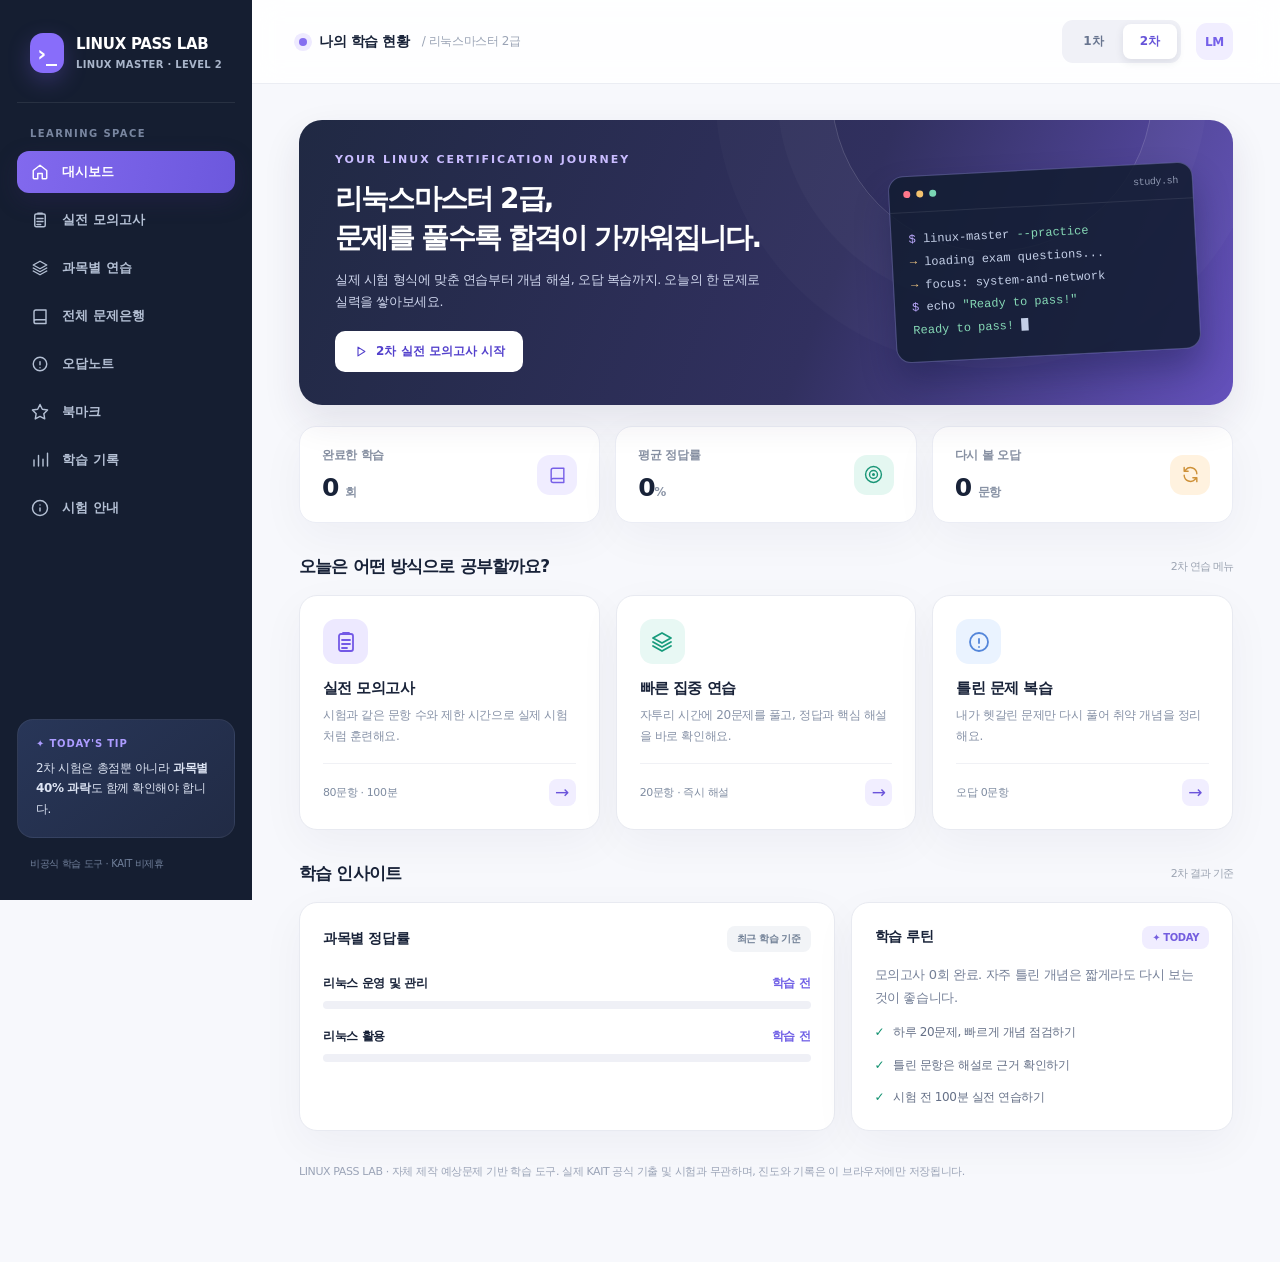
<file: linuxmaster2/index.html>
<!DOCTYPE html>
<html lang="ko">
<head>
<meta charset="UTF-8">
<meta name="viewport" content="width=device-width, initial-scale=1.0">
<meta name="theme-color" content="#141e31">
<meta name="description" content="리눅스마스터 2급 1차·2차 CBT 스타일 모의고사, 과목별 연습, 해설과 오답노트. 무료 독립형 연습 사이트.">
<title>리눅스마스터 2급 | LINUX PASS LAB</title>
<style>:root{--ink:#182238;--muted:#758098;--line:#e8eaf1;--paper:#f7f8fc;--white:#fff;--purple:#7460ed;--purple2:#9583f5;--lilac:#f1eeff;--nav:#151e31;--green:#10916f;--red:#e25465;--yellow:#e1a341;--shadow:0 14px 45px rgba(25,33,60,.045);--radius:20px}
*{box-sizing:border-box}body{margin:0;background:var(--paper);color:var(--ink);font-family:Inter,Pretendard,"Apple SD Gothic Neo","Malgun Gothic",system-ui,-apple-system,sans-serif;font-size:14px;letter-spacing:-.028em;-webkit-font-smoothing:antialiased}button,input,select{font:inherit}button{cursor:pointer}button:focus-visible,a:focus-visible,input:focus-visible,select:focus-visible{outline:3px solid #b9affc;outline-offset:3px}a{color:inherit;text-decoration:none}.app-layout{min-height:100vh;display:flex}.sidebar{background:var(--nav);width:252px;color:#fff;position:fixed;inset:0 auto 0 0;z-index:20;padding:29px 17px;display:flex;flex-direction:column;overflow:auto}.logo{display:flex;gap:12px;align-items:center;padding:4px 13px 29px;border-bottom:1px solid #ffffff15;margin-bottom:25px}.logo-icon{display:flex;align-items:center;justify-content:center;width:40px;height:40px;border-radius:13px;background:#886dfa;color:white;font-size:22px;font-weight:900;box-shadow:0 8px 22px #6b55cc55}.logo-name{font-weight:850;font-size:15px;line-height:1.15;letter-spacing:-.02em}.logo-caption{font-size:10px;color:#a9b5ca;margin-top:5px;letter-spacing:.03em;font-weight:700;white-space:nowrap}.nav-label{color:#7986a0;font-weight:800;font-size:10px;letter-spacing:.14em;margin:0 13px 12px}.side-nav{display:flex;flex-direction:column;gap:6px}.nav-btn{border:0;background:transparent;width:100%;color:#b4c0d4;display:flex;align-items:center;gap:13px;padding:12px 14px;text-align:left;border-radius:12px;font-weight:700;font-size:13px;transition:.16s}.nav-btn svg{width:18px;height:18px;stroke-width:1.9}.nav-btn:hover{background:#24334d;color:#fff}.nav-btn.active{background:linear-gradient(100deg,#8269ee,#6c58dd);color:white;box-shadow:0 8px 22px #34245c55}.side-bottom{margin-top:auto;padding-top:26px}.side-tip{padding:18px;background:linear-gradient(140deg,#283658,#212b45);border:1px solid #ffffff10;border-radius:16px}.side-tip .tip-tag{font-size:10px;color:#ac9cff;font-weight:850;letter-spacing:.08em}.side-tip p{color:#dde4f3;font-size:12px;line-height:1.7;margin:9px 0 0}.side-credit{color:#71809b;font-size:10px;margin:19px 13px 0}.main-shell{margin-left:252px;min-width:0;flex:1}.topbar{height:84px;background:#ffffffdf;backdrop-filter:blur(14px);border-bottom:1px solid #ebedf3;position:sticky;top:0;z-index:10;display:flex;justify-content:space-between;align-items:center;padding:0 47px}.bread{display:flex;align-items:center;gap:12px}.bread-dot{height:8px;width:8px;border-radius:50%;background:#856ef0;box-shadow:0 0 0 5px #eeeaff}.bread strong{font-size:14px}.bread span{font-size:12px;color:#9aa3b5}.top-actions{display:flex;align-items:center;gap:15px}.stage-switch{display:flex;padding:4px;background:#f0f1f7;border-radius:11px;gap:2px}.stage-switch button{border:0;color:#68758f;background:transparent;padding:9px 17px;border-radius:8px;font-size:12px;font-weight:850}.stage-switch button.selected{color:#6654d8;background:white;box-shadow:0 3px 8px #1d24451a}.mobile-menu{display:none;background:transparent;border:0}.avatar{width:37px;height:37px;display:grid;place-items:center;background:var(--lilac);color:#7560e9;border-radius:11px;font-weight:900;font-size:12px}.content{max-width:1430px;padding:36px 47px 80px;margin:auto}.eyebrow{font-size:11px;letter-spacing:.16em;color:#7660e5;font-weight:900}.heading{margin:9px 0 9px;font-size:30px;line-height:1.27;font-weight:850;letter-spacing:-.07em}.subtitle{margin:0;color:var(--muted);line-height:1.75;font-size:13px}.hero{position:relative;overflow:hidden;border-radius:23px;background:linear-gradient(112deg,#202943 0%,#31305f 57%,#6451bc 100%);padding:33px 36px;color:#fff;display:flex;min-height:244px;justify-content:space-between;align-items:center;gap:15px;box-shadow:0 16px 38px #25204719}.hero:before{content:"";position:absolute;height:320px;width:320px;border-radius:50%;border:1px solid #ffffff2b;right:80px;top:-190px;box-shadow:0 0 0 54px #ffffff06,0 0 0 116px #ffffff05}.hero-copy{z-index:1}.hero-kicker{font-size:11px;color:#c9bcff;letter-spacing:.18em;font-weight:900}.hero h1{font-size:28px;margin:13px 0 12px;letter-spacing:-.065em;line-height:1.4}.hero p{max-width:440px;margin:0;color:#ced5ec;line-height:1.75;font-size:12.5px}.hero-code{flex:0 0 305px;position:relative;z-index:1;background:#131d32e3;border:1px solid #9e99eb65;border-radius:15px;transform:rotate(-3deg);box-shadow:0 20px 35px #0c123855;overflow:hidden}.code-chrome{border-bottom:1px solid #ffffff16;padding:12px 14px;display:flex;align-items:center;gap:6px}.dot{height:7px;width:7px;border-radius:50%;background:#ff778b}.dot:nth-child(2){background:#f4c26e}.dot:nth-child(3){background:#79d5b3}.code-head{margin-left:auto;font:10px monospace;color:#8e97b0}.code-body{font:12px/1.9 Consolas,Monaco,monospace;letter-spacing:0;padding:16px 17px 19px;color:#c4cfe7}.code-purple{color:#beabff}.code-green{color:#86d9b6}.code-yellow{color:#f6ca83}.hero-btn{border:0;background:#fff;color:#5340cc;padding:12px 18px;border-radius:10px;display:inline-flex;align-items:center;gap:8px;font-weight:850;font-size:12px;margin-top:18px}.section-title{font-size:17px;font-weight:850;letter-spacing:-.05em;margin:32px 0 17px;display:flex;justify-content:space-between;align-items:center;gap:10px}.section-title small{font-weight:500;color:#9ca4b2;font-size:11px}.stat-grid{display:grid;grid-template-columns:repeat(3,minmax(0,1fr));gap:15px;margin-top:21px}.stat{background:#fff;border-radius:17px;padding:20px 22px;border:1px solid #ebedf5;box-shadow:var(--shadow);display:flex;justify-content:space-between;gap:10px;align-items:center}.stat-label{font-size:12px;color:#8790a2;margin-bottom:9px;font-weight:650}.stat-value{font-size:25px;font-weight:850;letter-spacing:-.055em}.stat-value small{font-size:12px;font-weight:600;color:#8993a5}.stat-icon{width:40px;height:40px;border-radius:13px;display:grid;place-items:center;background:#f0edff;color:#7760e8}.stat-icon.green{background:#e4f7f1;color:#1a9677}.stat-icon.orange{background:#fff2df;color:#ce9138}.stat-icon svg{width:19px;height:19px}.cards3{display:grid;grid-template-columns:repeat(3,minmax(0,1fr));gap:16px}.action-card,.topic-card{background:#fff;border:1px solid var(--line);border-radius:18px;padding:23px;position:relative;box-shadow:var(--shadow);transition:transform .15s,border .15s}.action-card:hover,.topic-card:hover{transform:translateY(-2px);border-color:#d7d0ff}.ac-icon{width:45px;height:45px;border-radius:13px;background:#ede9ff;color:#7359e6;display:grid;place-items:center;font-size:22px;margin-bottom:15px}.ac-icon.mint{background:#e8f8f4;color:#179b7c}.ac-icon.blue{background:#eaf3ff;color:#5486da}.action-card h3,.topic-card h3{font-size:15px;margin:0 0 7px;letter-spacing:-.04em}.action-card p,.topic-card p{color:#8792a7;line-height:1.7;font-size:12px;margin:0 0 17px;min-height:40px}.card-foot{display:flex;align-items:center;justify-content:space-between;gap:10px;padding-top:15px;border-top:1px solid #f0f1f5;color:#7f8ca1;font-size:11px}.arrow-btn{background:var(--lilac);color:#6b54db;border:0;width:27px;height:27px;border-radius:8px;display:grid;place-items:center;font-size:17px}.two-grid{display:grid;grid-template-columns:1.4fr 1fr;gap:16px}.panel{background:#fff;border:1px solid var(--line);border-radius:18px;padding:23px;box-shadow:var(--shadow)}.mini-label{font-size:11px;color:#8b95a7;font-weight:750}.progress-track{width:100%;height:8px;background:#eff0f6;border-radius:99px;overflow:hidden;margin-top:9px}.progress-fill{height:100%;border-radius:99px;background:linear-gradient(90deg,#705be6,#a291ff)}.progress-fill.green{background:#37bb93}.subject-progress{display:flex;flex-direction:column;gap:19px}.subject-row-header{display:flex;justify-content:space-between;font-size:12px;font-weight:700}.subject-row-header span:last-child{color:#7161e6}.history-empty{border:1px dashed #dcdfea;border-radius:14px;padding:25px;text-align:center;color:#8c96aa;font-size:12px;line-height:1.8}.chip{padding:6px 10px;border-radius:8px;background:#f0edff;color:#745edf;font-size:10px;font-weight:850;display:inline-flex;align-items:center;gap:5px}.chip.gray{background:#f2f4f7;color:#718096}.chip.green{background:#e5f7ef;color:#138b67}.chip.red{background:#ffeff1;color:#cb5363}.chip.orange{background:#fff2df;color:#c58735}.primary-btn,.secondary-btn,.ghost-btn,.danger-btn{border:0;border-radius:11px;padding:12px 18px;font-size:12px;font-weight:850;display:inline-flex;gap:9px;justify-content:center;align-items:center;transition:filter .1s}.primary-btn:hover,.secondary-btn:hover,.ghost-btn:hover{filter:brightness(.96)}.primary-btn{background:#7560ed;color:white;box-shadow:0 7px 14px #7058db27}.secondary-btn{background:#f0edff;color:#7159df}.ghost-btn{background:#fff;color:#5b6780;border:1px solid #e2e5ef}.danger-btn{background:#ffedf1;color:#c74d61}.btn-row{display:flex;flex-wrap:wrap;gap:10px}.spaced{display:flex;justify-content:space-between;align-items:center;gap:12px}.muted{color:#8893a7}.note{font-size:11px;color:#8894a8;line-height:1.75}.quick-resume{padding:14px 18px;display:flex;align-items:center;justify-content:space-between;gap:12px;background:#fffbe9;border:1px solid #f4e7b3;border-radius:13px;margin-bottom:18px}.quick-resume b{font-size:12px}.quick-resume small{color:#927d51;font-size:11px}.setup-grid{display:grid;grid-template-columns:1.2fr .8fr;gap:18px;margin-top:25px}.form-card{background:#fff;padding:27px;border:1px solid var(--line);border-radius:19px}.form-label{font-weight:800;font-size:13px;margin:0 0 14px}.choice-row{display:flex;gap:10px;flex-wrap:wrap;margin-bottom:27px}.choice{background:#fff;border:1px solid #e4e6ef;border-radius:12px;padding:13px 15px;min-width:108px;color:#67728a;font-weight:750;font-size:12px}.choice.active{border-color:#826df2;background:#f6f3ff;color:#6d57e3;box-shadow:inset 0 0 0 1px #b4a8f5}.info-list{list-style:none;margin:0;padding:0;display:flex;flex-direction:column;gap:13px}.info-list li{font-size:12px;line-height:1.6;color:#657087;display:flex;align-items:flex-start;gap:9px}.check-icon{color:var(--green);font-weight:bold}.quiz-headline{display:flex;align-items:center;gap:8px;flex-wrap:wrap;margin-bottom:15px}.quiz-progress{height:6px;background:#e7e9f1;border-radius:10px;margin:11px 0 24px;overflow:hidden}.quiz-progress>div{background:var(--purple);height:100%;transition:width .2s}.quiz-layout{display:grid;grid-template-columns:minmax(0,1fr) 284px;gap:20px;align-items:start}.question-panel{background:#fff;border:1px solid #e8eaf1;border-radius:20px;padding:32px;min-height:530px;box-shadow:var(--shadow)}.question-top{display:flex;justify-content:space-between;align-items:center;gap:15px}.q-num{color:#745fe7;font-weight:900;font-size:12px;letter-spacing:.06em}.q-prompt{font-size:22px;line-height:1.55;letter-spacing:-.06em;font-weight:800;margin:26px 0 27px;overflow-wrap:anywhere}.q-prompt code,.option-text code,.explain code,.small-q code{background:#eef0f7;padding:2px 5px;border-radius:4px;font: .9em Consolas,Monaco,monospace;color:#563ad1;letter-spacing:0}.options{display:flex;flex-direction:column;gap:11px}.option{width:100%;min-height:59px;padding:13px 15px;display:flex;align-items:center;gap:13px;text-align:left;background:#fff;border:1px solid #e6e8f0;border-radius:12px;color:#445067;transition:all .12s;font-size:13px}.option:hover:not(:disabled){border-color:#aea0f0;background:#faf9ff}.option-num{width:29px;height:29px;border:1px solid #dce0ec;border-radius:9px;display:grid;place-items:center;color:#8993a6;font-weight:850;flex-shrink:0}.option.selected{border-color:#8c77ed;background:#f7f5ff;color:#5948bf;box-shadow:0 0 0 1px #8c77ed}.option.selected .option-num{background:#765fe7;border-color:#765fe7;color:#fff}.option.correct{border-color:#6ac5a9;background:#effbf7;color:#177d64}.option.correct .option-num{background:#1ba17b;border-color:#1ba17b;color:#fff}.option.incorrect{border-color:#f0a2b0;background:#fff2f4;color:#b84558}.option.incorrect .option-num{background:#e05a70;color:#fff;border-color:#e05a70}.option:disabled{cursor:default}.question-controls{border-top:1px solid #eceef5;margin-top:28px;padding-top:19px;display:flex;justify-content:space-between;gap:8px;flex-wrap:wrap}.explain{margin-top:20px;border-radius:13px;background:#f4f2ff;border:1px solid #e8e3ff;padding:17px 19px}.explain h4{color:#6653d8;font-size:12px;margin:0 0 8px}.explain p{color:#5f6682;line-height:1.75;margin:0;font-size:12px}.explain.wrong{background:#fff5f5;border-color:#ffe3e5}.side-quiz{background:#fff;border:1px solid var(--line);padding:23px;border-radius:18px;position:sticky;top:105px}.timebox{display:flex;justify-content:space-between;align-items:center;border-radius:12px;background:#f5f3ff;padding:13px 14px;margin-bottom:20px}.timebox b{color:#614dce;font-size:20px;font-variant-numeric:tabular-nums;letter-spacing:.02em}.timebox .mini-label{color:#7765d4}.timebox.warning{background:#fff2ec}.timebox.warning b{color:#d76b45}.palette{display:grid;grid-template-columns:repeat(5,1fr);gap:7px;margin-top:15px}.pal-btn{border:1px solid #e7e9f0;background:#f8f9fc;border-radius:8px;height:35px;color:#8790a0;font-size:11px;font-weight:800}.pal-btn.done{background:#ece7ff;color:#7057d6;border-color:#d4caff}.pal-btn.current{border:2px solid #7963e8;background:#fff;color:#6f5dde}.pal-btn.graded-correct{background:#dcf7ec;color:#13865f;border-color:#baeacd}.pal-btn.graded-wrong{background:#ffe3e7;color:#c34257;border-color:#f8bdc8}.legend{font-size:11px;display:flex;gap:10px;flex-wrap:wrap;margin-top:17px;color:#8d98aa}.legend i{width:8px;height:8px;border-radius:2px;display:inline-block;margin-right:3px}.question-save{border:0;background:#f5f5fa;border-radius:10px;color:#9ba3b3;padding:8px 11px;font-size:18px}.question-save.on{background:#fff1d4;color:#d59c3e}.result-hero{background:#202b48;color:#fff;padding:30px 33px;border-radius:21px;display:flex;justify-content:space-between;align-items:center;gap:20px}.score-big{font-size:54px;font-weight:900;letter-spacing:-.07em;margin:7px 0}.score-big small{font-size:20px;color:#aeb8d5}.result-circle{width:136px;height:136px;border-radius:50%;display:grid;place-items:center;background:conic-gradient(#967eff var(--percent),#465170 var(--percent));flex:0 0 auto}.result-circle>div{width:110px;height:110px;border-radius:50%;background:#202b48;display:flex;flex-direction:column;justify-content:center;align-items:center}.result-circle strong{font-size:26px}.result-circle small{font-size:10px;color:#bdc7df}.review-card{padding:22px;background:#fff;border:1px solid #e7eaf1;border-radius:16px;margin-bottom:12px}.review-head{display:flex;align-items:flex-start;justify-content:space-between;gap:8px}.review-card h3{font-size:14px;line-height:1.6;margin:9px 0 12px}.review-explain{font-size:12px;color:#718096;line-height:1.8;margin:0}.review-explain strong{color:#197d65}.review-answer{font-size:12px;margin:8px 0;color:#d25360}.small-count{color:#84769a;font-size:11px}.list-controls{display:flex;gap:10px;flex-wrap:wrap;margin:22px 0}.search-input,.select-input{border:1px solid #e1e4ef;border-radius:12px;background:#fff;color:#47526b;padding:12px 14px;min-height:43px}.search-input{min-width:220px;flex:1}.select-input{min-width:170px}.bank-list{display:grid;grid-template-columns:repeat(2,minmax(0,1fr));gap:12px}.small-q{padding:18px 20px;border-radius:14px;border:1px solid var(--line);background:#fff;display:flex;flex-direction:column;gap:9px}.small-q p{margin:0;font-weight:700;font-size:13px;line-height:1.55}.small-q-foot{display:flex;align-items:center;justify-content:space-between;gap:8px}.text-link{border:0;background:transparent;padding:5px;color:#765fe6;font-size:11px;font-weight:850}.empty-state{background:#fff;text-align:center;border:1px dashed #dce0ee;border-radius:20px;padding:60px 25px;color:#8290a5;line-height:1.8}.empty-icon{display:grid;place-items:center;width:56px;height:56px;background:#f3f0ff;border-radius:18px;margin:0 auto 16px;color:#7968e9;font-size:25px}.topic-list{display:grid;grid-template-columns:repeat(3,minmax(0,1fr));gap:13px;margin:24px 0}.topic-card h3{margin-top:5px}.topic-card p{min-height:0}.subject-tag{font-size:11px;color:#8a96a9;font-weight:600}.bar-chart{height:140px;display:flex;gap:10px;align-items:flex-end;margin:15px 0}.bar-col{flex:1;display:flex;flex-direction:column;justify-content:flex-end;align-items:center;gap:8px;min-width:0}.bar-col i{height:var(--barheight);max-height:110px;min-height:5px;width:100%;max-width:42px;background:linear-gradient(0deg,#d2c9ff,#8972f0);border-radius:6px 6px 3px 3px}.bar-col span{color:#9aa4b4;font-size:10px;white-space:nowrap}.history-table{width:100%;border-collapse:collapse;font-size:12px}.history-table th{text-align:left;color:#96a1b1;border-bottom:1px solid #e6e9f0;padding:14px 10px;font-weight:750}.history-table td{padding:15px 10px;border-bottom:1px solid #f0f2f6;color:#69768e}.history-table td strong{color:#27334a}.guide-grid{display:grid;grid-template-columns:repeat(2,minmax(0,1fr));gap:16px;margin-top:20px}.guide-card{padding:24px;border-radius:16px;background:#fff;border:1px solid var(--line)}.guide-card h3{font-size:15px;margin:0 0 14px}.guide-card p{font-size:12px;line-height:1.85;color:#6d7890;margin:7px 0}.guide-card a{color:#715cde;text-decoration:underline;text-underline-offset:3px}.footer-note{color:#9ba4b7;font-size:11px;line-height:1.7;margin:32px 0 0}.mob-overlay{display:none}#toast{position:fixed;bottom:27px;right:28px;z-index:100;background:#1e2b45;color:#fff;padding:13px 19px;border-radius:12px;box-shadow:0 10px 30px #1d213344;opacity:0;pointer-events:none;transform:translateY(10px);transition:.2s;font-size:12px}#toast.show{opacity:1;transform:translateY(0)}.key-hint{font-size:11px;color:#97a1b5}.tagline-dot{width:5px;height:5px;background:#b1b5c3;border-radius:50%;display:inline-block;vertical-align:middle;margin:0 7px}
@media(max-width:1240px){.topbar{padding:0 28px}.content{padding:30px 27px 65px}.hero-code{flex-basis:245px}.cards3{gap:12px}.action-card{padding:18px}.hero{padding:27px}.hero h1{font-size:25px}}
@media(max-width:950px){.sidebar{transform:translateX(-110%);transition:transform .2s}.sidebar.mobile-open{transform:translateX(0)}.mob-overlay.show{display:block;position:fixed;inset:0;background:#161e3677;z-index:19}.main-shell{margin-left:0}.mobile-menu{display:flex;align-items:center;justify-content:center}.topbar{height:70px}.content{padding:24px 22px 65px}.quiz-layout{grid-template-columns:minmax(0,1fr) 245px}.question-panel{padding:25px}.hero-code{display:none}}
@media(max-width:680px){.topbar{padding:0 17px}.bread span,.avatar{display:none}.stage-switch button{padding:8px 10px}.content{padding:20px 14px 55px}.heading{font-size:24px}.hero{min-height:210px;padding:25px 22px}.hero h1{font-size:23px}.hero p{font-size:12px}.stat-grid{grid-template-columns:repeat(2,minmax(0,1fr));gap:10px}.stat{padding:15px}.stat:last-child{grid-column:1/-1}.stat-value{font-size:23px}.cards3,.two-grid,.setup-grid,.guide-grid,.bank-list,.topic-list,.quiz-layout{grid-template-columns:1fr}.section-title{margin:27px 0 13px}.action-card{padding:20px}.question-panel{min-height:unset;padding:21px 18px}.q-prompt{font-size:19px;margin:23px 0}.option{min-height:55px}.side-quiz{position:static}.palette{grid-template-columns:repeat(8,1fr)}.result-hero{padding:25px 18px}.result-circle{width:104px;height:104px}.result-circle>div{width:84px;height:84px}.result-circle strong{font-size:20px}.score-big{font-size:42px}.list-controls>*{width:100%}.search-input{min-width:0}.form-card{padding:21px}.choice-row{gap:8px}.choice{min-width:unset}.history-table{font-size:11px}.history-table th,.history-table td{padding:11px 4px}.result-circle small{font-size:9px}}
</style>
</head>
<body>
<div id="app"></div>
<div id="toast" role="status" aria-live="polite"></div>
<script>const QUESTIONS = [{"id":"L1-일반-001","stage":1,"area":"리눅스 일반","topic":"리눅스 역사","diff":"기초","stem":"리눅스 커널을 최초로 공개한 인물은?","options":["리처드 스톨먼","리누스 토르발스","데니스 리치","켄 톰프슨"],"answer":1,"reason":"리누스 토르발스가 1991년 리눅스 커널 개발을 시작했습니다."},{"id":"L1-일반-002","stage":1,"area":"리눅스 일반","topic":"리눅스 역사","diff":"기초","stem":"자유 소프트웨어 재단(FSF)의 설립과 GNU 프로젝트를 주도한 인물은?","options":["리처드 스톨먼","빌 게이츠","리누스 토르발스","팀 버너스리"],"answer":0,"reason":"리처드 스톨먼은 GNU 프로젝트를 시작하고 FSF를 설립했습니다."},{"id":"L1-일반-003","stage":1,"area":"리눅스 일반","topic":"오픈소스","diff":"기초","stem":"GPL 라이선스의 핵심 특징으로 가장 알맞은 것은?","options":["수정 소스의 공개 의무가 절대 없음","재배포 자체가 금지됨","배포 시 동일한 자유를 보장하는 카피레프트","무조건 유료 판매 금지"],"answer":2,"reason":"GPL은 배포 시 라이선스 조건을 유지하도록 요구하는 대표적인 카피레프트 라이선스입니다."},{"id":"L1-일반-004","stage":1,"area":"리눅스 일반","topic":"배포판","diff":"기초","stem":"다음 중 데비안 계열 리눅스 배포판은?","options":["Ubuntu","Rocky Linux","AlmaLinux","Fedora"],"answer":0,"reason":"Ubuntu는 Debian을 기반으로 합니다. Rocky, AlmaLinux, Fedora는 RPM 기반 계열입니다."},{"id":"L1-일반-005","stage":1,"area":"리눅스 일반","topic":"배포판","diff":"기초","stem":"다음 중 레드햇 계열 리눅스 배포판에 속하는 것은?","options":["Debian","Linux Mint","Ubuntu","Rocky Linux"],"answer":3,"reason":"Rocky Linux는 RHEL과 호환되는 배포판을 지향합니다."},{"id":"L1-일반-006","stage":1,"area":"리눅스 일반","topic":"기본 구조","diff":"기초","stem":"운영체제에서 하드웨어와 사용자 프로그램 사이 자원을 관리하는 핵심 부분은?","options":["셸","커널","편집기","터미널 에뮬레이터"],"answer":1,"reason":"커널은 CPU, 메모리, 장치, 프로세스를 관리하는 운영체제의 핵심입니다."},{"id":"L1-일반-007","stage":1,"area":"리눅스 일반","topic":"기본 구조","diff":"기초","stem":"사용자가 명령을 입력하면 이를 해석하여 실행하는 프로그램은?","options":["부트로더","컴파일러","셸","파일시스템"],"answer":2,"reason":"셸은 명령 해석기이며 bash, zsh 등이 대표적입니다."},{"id":"L1-일반-008","stage":1,"area":"리눅스 일반","topic":"기본 구조","diff":"기초","stem":"리눅스에서 일반적으로 최상위 디렉터리를 나타내는 기호는?","options":["~","/",".",".."],"answer":1,"reason":"슬래시(/)는 파일 시스템의 최상위인 루트 디렉터리입니다."},{"id":"L1-일반-009","stage":1,"area":"리눅스 일반","topic":"파일시스템","diff":"기초","stem":"시스템 설정 파일들이 주로 저장되는 디렉터리는?","options":["/etc","/tmp","/home","/media"],"answer":0,"reason":"/etc에는 시스템과 서비스 설정 파일이 주로 있습니다."},{"id":"L1-일반-010","stage":1,"area":"리눅스 일반","topic":"파일시스템","diff":"기초","stem":"사용자 계정별 홈 디렉터리가 주로 만들어지는 위치는?","options":["/dev","/proc","/home","/boot"],"answer":2,"reason":"일반 사용자 홈 디렉터리는 보통 /home/계정명입니다."},{"id":"L1-일반-011","stage":1,"area":"리눅스 일반","topic":"파일시스템","diff":"기초","stem":"시스템 부팅에 필요한 커널 및 관련 파일이 주로 저장되는 디렉터리는?","options":["/var","/boot","/opt","/srv"],"answer":1,"reason":"/boot에는 커널 이미지, 초기 램디스크 및 부트로더 관련 파일이 저장됩니다."},{"id":"L1-일반-012","stage":1,"area":"리눅스 일반","topic":"파일시스템","diff":"기초","stem":"장치 파일이 위치하는 대표 디렉터리는?","options":["/usr","/run","/tmp","/dev"],"answer":3,"reason":"/dev에는 디스크, 터미널 등 장치를 나타내는 파일이 있습니다."},{"id":"L1-일반-013","stage":1,"area":"리눅스 일반","topic":"파일시스템","diff":"기초","stem":"실행 중인 프로세스 및 커널 정보를 가상 파일로 제공하는 디렉터리는?","options":["/proc","/mnt","/etc","/opt"],"answer":0,"reason":"/proc은 커널 및 프로세스 정보를 보여주는 가상 파일 시스템입니다."},{"id":"L1-일반-014","stage":1,"area":"리눅스 일반","topic":"파일시스템","diff":"기초","stem":"변동성이 높은 로그나 스풀 자료가 주로 저장되는 디렉터리는?","options":["/bin","/boot","/var","/root"],"answer":2,"reason":"/var는 로그, 캐시, 스풀 등 변경되는 데이터를 담습니다."},{"id":"L1-일반-015","stage":1,"area":"리눅스 일반","topic":"파일시스템","diff":"기초","stem":"시스템 관리자인 root 사용자의 기본 홈 디렉터리는?","options":["/home/root","/root","/admin","/usr/root"],"answer":1,"reason":"root 계정의 홈 디렉터리는 보통 /root입니다."},{"id":"L1-일반-016","stage":1,"area":"리눅스 일반","topic":"기본 명령어","diff":"기초","stem":"현재 작업 중인 디렉터리의 절대 경로를 출력하는 명령은?","options":["pwd","who","cd","ls"],"answer":0,"reason":"pwd(print working directory)는 현재 디렉터리의 절대 경로를 보여줍니다."},{"id":"L1-일반-017","stage":1,"area":"리눅스 일반","topic":"기본 명령어","diff":"기초","stem":"현재 디렉터리의 파일 목록을 출력하는 명령은?","options":["mv","ls","rm","mkdir"],"answer":1,"reason":"ls는 디렉터리 안의 파일과 디렉터리 목록을 보여줍니다."},{"id":"L1-일반-018","stage":1,"area":"리눅스 일반","topic":"기본 명령어","diff":"기초","stem":"숨김 파일까지 포함해 목록을 확인하는 명령은?","options":["ls -l","ls -h","ls -a","ls -R"],"answer":2,"reason":"ls -a는 이름이 점(.)으로 시작하는 숨김 파일까지 표시합니다."},{"id":"L1-일반-019","stage":1,"area":"리눅스 일반","topic":"기본 명령어","diff":"기초","stem":"다른 디렉터리로 이동하는 명령은?","options":["pwd","mkdir","rmdir","cd"],"answer":3,"reason":"cd(change directory)는 작업 디렉터리를 변경합니다."},{"id":"L1-일반-020","stage":1,"area":"리눅스 일반","topic":"기본 명령어","diff":"기초","stem":"현재 위치에서 상위 디렉터리로 이동하는 명령은?","options":["cd ..","cd /","cd ~","cd ."],"answer":0,"reason":"..는 부모 디렉터리를 의미하므로 cd ..로 한 단계 위로 이동합니다."},{"id":"L1-일반-021","stage":1,"area":"리눅스 일반","topic":"기본 명령어","diff":"기초","stem":"비어 있는 새 디렉터리를 생성하는 명령은?","options":["touch","mkdir","mv","cat"],"answer":1,"reason":"mkdir은 새로운 디렉터리를 생성합니다."},{"id":"L1-일반-022","stage":1,"area":"리눅스 일반","topic":"기본 명령어","diff":"기초","stem":"빈 파일을 만들거나 기존 파일의 타임스탬프를 갱신하는 명령은?","options":["cp","rm","touch","find"],"answer":2,"reason":"touch는 파일이 없으면 생성하고 존재하면 지정된 시각 정보를 갱신합니다."},{"id":"L1-일반-023","stage":1,"area":"리눅스 일반","topic":"기본 명령어","diff":"기초","stem":"파일의 내용을 터미널에 출력하는 명령은?","options":["cat","chmod","kill","chown"],"answer":0,"reason":"cat은 파일 내용을 표준 출력으로 내보낼 수 있습니다."},{"id":"L1-일반-024","stage":1,"area":"리눅스 일반","topic":"기본 명령어","diff":"기초","stem":"파일을 복사하는 명령은?","options":["mv","cp","rm","ln"],"answer":1,"reason":"cp는 파일이나 디렉터리를 복사할 때 사용합니다."},{"id":"L1-일반-025","stage":1,"area":"리눅스 일반","topic":"기본 명령어","diff":"기초","stem":"파일이나 디렉터리의 이름을 바꾸거나 이동하는 명령은?","options":["cp","touch","mv","pwd"],"answer":2,"reason":"mv는 파일 이동과 이름 변경에 모두 사용됩니다."},{"id":"L1-일반-026","stage":1,"area":"리눅스 일반","topic":"기본 명령어","diff":"기초","stem":"파일을 삭제하는 기본 명령은?","options":["rmdir","clear","ln","rm"],"answer":3,"reason":"rm은 파일을 삭제하며 사용 시 복구가 어려울 수 있어 주의해야 합니다."},{"id":"L1-일반-027","stage":1,"area":"리눅스 일반","topic":"기본 명령어","diff":"기초","stem":"비어 있는 디렉터리를 삭제하는 명령은?","options":["rmdir","mkdir","grep","df"],"answer":0,"reason":"rmdir은 내용이 없는 디렉터리만 삭제합니다."},{"id":"L1-일반-028","stage":1,"area":"리눅스 일반","topic":"기본 명령어","diff":"중급","stem":"명령어의 사용법과 설명을 매뉴얼에서 확인할 때 쓰는 명령은?","options":["which","man","uname","free"],"answer":1,"reason":"man은 리눅스 명령어의 매뉴얼 페이지를 표시합니다."},{"id":"L1-일반-029","stage":1,"area":"리눅스 일반","topic":"기본 명령어","diff":"기초","stem":"텍스트에서 특정 문자열이 들어 있는 행을 검색하는 명령은?","options":["tar","ps","grep","mount"],"answer":2,"reason":"grep은 입력 텍스트에서 패턴과 일치하는 행을 찾습니다."},{"id":"L1-일반-030","stage":1,"area":"리눅스 일반","topic":"기본 명령어","diff":"중급","stem":"파일이나 디렉터리를 이름 등의 조건으로 탐색하는 명령은?","options":["head","tail","cut","find"],"answer":3,"reason":"find는 디렉터리 트리를 탐색하며 이름, 크기, 시간 등의 조건을 사용할 수 있습니다."},{"id":"L1-일반-031","stage":1,"area":"리눅스 일반","topic":"기본 명령어","diff":"기초","stem":"문서의 첫 10줄을 기본으로 출력하는 명령은?","options":["head","tail","wc","sort"],"answer":0,"reason":"head는 파일의 시작 부분을 출력하며 기본값은 10줄입니다."},{"id":"L1-일반-032","stage":1,"area":"리눅스 일반","topic":"기본 명령어","diff":"기초","stem":"문서의 마지막 10줄을 기본으로 출력하는 명령은?","options":["head","tail","wc","uniq"],"answer":1,"reason":"tail은 파일의 끝 부분을 출력하며 기본값은 10줄입니다."},{"id":"L1-일반-033","stage":1,"area":"리눅스 일반","topic":"기본 명령어","diff":"기초","stem":"현재 로그인한 사용자 이름을 출력하는 명령은?","options":["uname","hostname","whoami","date"],"answer":2,"reason":"whoami는 현재 유효 사용자 ID에 해당하는 이름을 표시합니다."},{"id":"L1-일반-034","stage":1,"area":"리눅스 일반","topic":"기본 명령어","diff":"기초","stem":"시스템의 커널 이름·버전 등 정보를 확인하는 명령은?","options":["passwd","who","id","uname"],"answer":3,"reason":"uname은 커널 관련 정보를 표시하며 -a 옵션으로 더 많은 정보를 확인합니다."},{"id":"L1-일반-035","stage":1,"area":"리눅스 일반","topic":"기본 명령어","diff":"기초","stem":"현재 날짜와 시간을 확인할 때 사용하는 명령은?","options":["date","cal","uptime","env"],"answer":0,"reason":"date는 날짜와 시간을 출력하거나 설정하는 명령어입니다."},{"id":"L1-일반-036","stage":1,"area":"리눅스 일반","topic":"기본 명령어","diff":"기초","stem":"화면을 정리해 터미널 표시 내용을 지우는 명령은?","options":["exit","clear","reset-password","echo"],"answer":1,"reason":"clear는 터미널의 화면 내용을 정리합니다."},{"id":"L1-일반-037","stage":1,"area":"리눅스 일반","topic":"사용자 관리","diff":"기초","stem":"현재 계정의 암호를 변경하는 명령은?","options":["useradd","usermod","passwd","groupadd"],"answer":2,"reason":"passwd는 사용자의 비밀번호 변경에 사용합니다."},{"id":"L1-일반-038","stage":1,"area":"리눅스 일반","topic":"사용자 관리","diff":"중급","stem":"새 사용자 계정을 만드는 명령은?","options":["useradd","userdel","groups","who"],"answer":0,"reason":"useradd는 신규 사용자 계정을 만듭니다."},{"id":"L1-일반-039","stage":1,"area":"리눅스 일반","topic":"사용자 관리","diff":"중급","stem":"사용자 계정의 UID·GID 등 식별 정보를 확인할 때 쓰는 명령은?","options":["pwd","id","hostname","ps"],"answer":1,"reason":"id는 사용자 ID(UID), 기본 그룹 ID(GID), 그룹 목록을 표시합니다."},{"id":"L1-일반-040","stage":1,"area":"리눅스 일반","topic":"사용자 관리","diff":"중급","stem":"사용자 계정 기본 정보가 기록된 파일은?","options":["/etc/shadow","/etc/group","/etc/passwd","/etc/hosts"],"answer":2,"reason":"/etc/passwd에는 계정 이름, UID, GID, 홈 디렉터리, 로그인 셸 등 기본 정보가 있습니다."},{"id":"L1-일반-041","stage":1,"area":"리눅스 일반","topic":"사용자 관리","diff":"중급","stem":"계정 암호 해시 및 암호 만료 정보를 저장하는 파일은?","options":["/etc/profile","/etc/shells","/etc/passwd","/etc/shadow"],"answer":3,"reason":"/etc/shadow에는 일반 사용자에게 공개되지 않는 암호 관련 정보가 저장됩니다."},{"id":"L1-일반-042","stage":1,"area":"리눅스 일반","topic":"기본 명령어","diff":"기초","stem":"표준 출력에 글자나 변수 값을 출력할 때 사용하는 명령은?","options":["echo","sudo","kill","df"],"answer":0,"reason":"echo는 인자로 전달된 내용을 표준 출력에 기록합니다."},{"id":"L1-일반-043","stage":1,"area":"리눅스 일반","topic":"파일시스템","diff":"중급","stem":"리눅스에서 파일 시스템 사용량을 확인하는 명령은?","options":["du","df","ps","top"],"answer":1,"reason":"df는 마운트된 파일 시스템의 전체 및 사용 가능 공간을 확인합니다."},{"id":"L1-일반-044","stage":1,"area":"리눅스 일반","topic":"파일시스템","diff":"중급","stem":"파일·디렉터리별 사용 디스크 용량을 확인하는 명령은?","options":["free","df","du","id"],"answer":2,"reason":"du는 특정 파일이나 디렉터리가 점유한 디스크 사용량을 계산합니다."},{"id":"L1-일반-045","stage":1,"area":"리눅스 일반","topic":"부팅","diff":"중급","stem":"GNU/Linux에서 대표적으로 사용되는 부트로더는?","options":["cron","systemd","bash","GRUB"],"answer":3,"reason":"GRUB은 운영체제 커널을 선택하고 로드하는 부트로더입니다."},{"id":"L1-일반-046","stage":1,"area":"리눅스 일반","topic":"부팅","diff":"중급","stem":"오늘날 많은 리눅스 배포판에서 서비스와 시스템 부팅을 관리하는 init 시스템은?","options":["systemd","GNOME","OpenSSH","X.Org"],"answer":0,"reason":"systemd는 서비스와 시스템 초기화를 관리하는 init 및 서비스 관리 체계입니다."},{"id":"L1-일반-047","stage":1,"area":"리눅스 일반","topic":"파티션","diff":"중급","stem":"일반적인 리눅스 스왑 공간의 주된 용도는?","options":["GUI 렌더링","메모리 부족 시 보조 가상 메모리 영역 사용","CPU 클럭 변경","DNS 캐시 저장"],"answer":1,"reason":"스왑은 메모리 압박 상황에서 메모리 페이지를 디스크 공간으로 옮기는 데 사용할 수 있습니다."},{"id":"L1-일반-048","stage":1,"area":"리눅스 일반","topic":"파일시스템","diff":"중급","stem":"다음 중 리눅스에서 널리 사용되는 저널링 파일 시스템은?","options":["FAT12","ISO9660","ext4","UDF"],"answer":2,"reason":"ext4는 저널링 기능을 제공하는 대표적인 리눅스 파일 시스템입니다."},{"id":"L1-일반-049","stage":1,"area":"리눅스 일반","topic":"파일시스템","diff":"중급","stem":"리눅스에서 파일의 위치와 메타데이터를 기록하는 구조는?","options":["DNS","TTY","PID","inode"],"answer":3,"reason":"inode는 파일 권한, 소유자, 크기, 블록 위치 같은 메타데이터를 담습니다."},{"id":"L1-일반-050","stage":1,"area":"리눅스 일반","topic":"기본 명령어","diff":"중급","stem":"`history` 명령어의 주된 목적은?","options":["이전에 실행한 셸 명령 내역 확인","실행 중인 서비스 종료","디렉터리 트리 출력","파일 권한 변경"],"answer":0,"reason":"history는 대화형 셸의 명령 실행 이력을 확인할 때 사용합니다."},{"id":"L1-일반-051","stage":1,"area":"리눅스 일반","topic":"기본 명령어","diff":"기초","stem":"상대 경로에서 `.`가 나타내는 것은?","options":["상위 디렉터리","현재 디렉터리","루트 디렉터리","홈 디렉터리"],"answer":1,"reason":"점(.) 하나는 현재 디렉터리를 가리킵니다."},{"id":"L1-일반-052","stage":1,"area":"리눅스 일반","topic":"기본 명령어","diff":"기초","stem":"사용자의 홈 디렉터리를 나타내는 셸의 일반적인 기호는?","options":["#","$","~","%"],"answer":2,"reason":"물결표(~)는 셸에서 사용자 홈 디렉터리로 확장됩니다."},{"id":"L1-일반-053","stage":1,"area":"리눅스 일반","topic":"기본 명령어","diff":"중급","stem":"출력된 긴 텍스트를 페이지 단위로 살펴보기 적합한 명령은?","options":["touch","chmod","mkfs","less"],"answer":3,"reason":"less는 텍스트를 앞뒤로 이동하며 살펴볼 수 있는 페이저입니다."},{"id":"L1-일반-054","stage":1,"area":"리눅스 일반","topic":"기본 명령어","diff":"기초","stem":"`wc -l report.txt`의 동작은?","options":["report.txt의 줄 수 출력","파일 정렬","단어를 대문자로 변환","마지막 줄 삭제"],"answer":0,"reason":"wc -l은 입력 파일의 줄바꿈 개수를 기반으로 줄 수를 셉니다."},{"id":"L1-일반-055","stage":1,"area":"리눅스 일반","topic":"기본 명령어","diff":"중급","stem":"명령 실행 파일이 PATH의 어디에 있는지 확인할 때 유용한 명령은?","options":["locate","which","tail","chmod"],"answer":1,"reason":"which는 PATH에서 검색되는 명령 실행 경로를 출력합니다."},{"id":"L1-일반-056","stage":1,"area":"리눅스 일반","topic":"네트워크 기초","diff":"기초","stem":"IP 주소를 이름으로 변환하거나 그 반대를 지원하는 서비스는?","options":["NTP","DHCP","DNS","SSH"],"answer":2,"reason":"DNS는 도메인 이름과 IP 주소 등 각종 네트워크 정보를 매핑합니다."},{"id":"L1-일반-057","stage":1,"area":"리눅스 일반","topic":"네트워크 기초","diff":"기초","stem":"원격 시스템에 암호화된 터미널 접속을 제공하는 프로토콜은?","options":["FTP","Telnet","HTTP","SSH"],"answer":3,"reason":"SSH는 암호화된 원격 로그인 및 명령 실행을 지원합니다."},{"id":"L1-일반-058","stage":1,"area":"리눅스 일반","topic":"오픈소스","diff":"중급","stem":"MIT 라이선스의 특징으로 적절한 것은?","options":["저작권 및 허가 고지를 유지하는 등 간단한 조건으로 폭넓은 사용 허용","모든 재배포를 금지","비상업적 사용만 허용","수정 시 저자 서면 동의가 항상 필요"],"answer":0,"reason":"MIT 라이선스는 저작권 및 라이선스 고지를 유지하는 등의 조건으로 폭넓은 이용을 허용합니다."},{"id":"L1-일반-059","stage":1,"area":"리눅스 일반","topic":"셸 기초","diff":"중급","stem":"명령어 `echo $HOME`이 보통 출력하는 값은?","options":["커널 버전","현재 사용자의 홈 디렉터리 경로","현재 프로세스 PID","시스템 가동 시간"],"answer":1,"reason":"HOME 환경변수는 현재 사용자 홈 디렉터리의 경로를 저장합니다."},{"id":"L2-운영-001","stage":2,"area":"리눅스 운영 및 관리","topic":"권한 관리","diff":"중급","stem":"권한 `rwxr-xr--`를 8진수 숫자로 나타낸 것은?","options":["754","744","755","654"],"answer":0,"reason":"소유자 rwx=7, 그룹 r-x=5, 기타 r--=4이므로 754입니다."},{"id":"L2-운영-002","stage":2,"area":"리눅스 운영 및 관리","topic":"권한 관리","diff":"기초","stem":"파일 권한을 변경하는 명령은?","options":["chown","chmod","chgrp","umask"],"answer":1,"reason":"chmod는 파일과 디렉터리의 접근 권한을 변경합니다."},{"id":"L2-운영-003","stage":2,"area":"리눅스 운영 및 관리","topic":"권한 관리","diff":"중급","stem":"파일 소유자를 변경할 때 사용하는 명령은?","options":["chmod","chgrp","chown","chattr"],"answer":2,"reason":"chown은 파일 소유자 또는 소유 그룹을 변경합니다."},{"id":"L2-운영-004","stage":2,"area":"리눅스 운영 및 관리","topic":"권한 관리","diff":"중급","stem":"파일의 소유 그룹만 변경할 때 사용하는 명령은?","options":["ls","su","pwd","chgrp"],"answer":3,"reason":"chgrp는 파일 또는 디렉터리의 그룹 소유권을 변경합니다."},{"id":"L2-운영-005","stage":2,"area":"리눅스 운영 및 관리","topic":"권한 관리","diff":"중급","stem":"일반 파일에 `chmod 640 data.txt`를 적용한 후 올바른 설명은?","options":["소유자 읽기·쓰기, 그룹 읽기, 기타 사용자 권한 없음","모든 사용자 읽기·쓰기","소유자 읽기만 가능","그룹 실행만 가능"],"answer":0,"reason":"6=rw-, 4=r--, 0=---이므로 권한은 rw-r-----입니다."},{"id":"L2-운영-006","stage":2,"area":"리눅스 운영 및 관리","topic":"권한 관리","diff":"중급","stem":"기본 파일 생성 권한 666에 umask 022를 적용할 때 결과 권한은?","options":["666","644","755","600"],"answer":1,"reason":"일반 파일 기본 모드 666에서 umask 022의 비트를 제외하면 644가 됩니다."},{"id":"L2-운영-007","stage":2,"area":"리눅스 운영 및 관리","topic":"권한 관리","diff":"중급","stem":"기본 디렉터리 생성 권한 777에 umask 027을 적용하면 보통 어떤 권한이 되는가?","options":["777","750","755","700"],"answer":1,"reason":"777에서 umask 027에 해당하는 비트를 제외하면 750입니다."},{"id":"L2-운영-008","stage":2,"area":"리눅스 운영 및 관리","topic":"권한 관리","diff":"심화","stem":"디렉터리에 설정된 sticky bit의 대표적인 효과는?","options":["루트만 읽을 수 있음","모든 파일 자동 암호화","해당 디렉터리에서 파일 삭제·이름변경을 소유자 등으로 제한","실행 비트 자동 제거"],"answer":2,"reason":"공용 쓰기 디렉터리에서 sticky bit는 파일 소유자, 디렉터리 소유자, 특권 사용자 등이 삭제·이름 변경하도록 제한합니다."},{"id":"L2-운영-009","stage":2,"area":"리눅스 운영 및 관리","topic":"권한 관리","diff":"심화","stem":"실행 파일에 SUID 비트가 설정되면 일반적으로 어떤 UID 권한으로 실행되는가?","options":["실행한 사용자의 그룹 UID","현재 접속한 서버의 UID","소유 그룹 GID","파일 소유자의 유효 UID"],"answer":3,"reason":"SUID 실행 파일은 실행 시 파일 소유자의 유효 사용자 ID로 동작할 수 있습니다."},{"id":"L2-운영-010","stage":2,"area":"리눅스 운영 및 관리","topic":"권한 관리","diff":"심화","stem":"SGID가 설정된 디렉터리에서 새로 생성된 파일의 그룹은 일반적으로?","options":["디렉터리의 소유 그룹을 상속","항상 root","항상 wheel","로그인 이름과 무관하게 nogroup"],"answer":0,"reason":"디렉터리 SGID는 새 파일·하위 디렉터리가 상위 디렉터리의 그룹을 상속하도록 합니다."},{"id":"L2-운영-011","stage":2,"area":"리눅스 운영 및 관리","topic":"권한 관리","diff":"중급","stem":"심볼릭 링크와 하드 링크의 차이로 옳은 것은?","options":["심볼릭 링크는 파일 데이터의 완전한 사본","하드 링크는 같은 inode를 참조함","하드 링크는 항상 다른 파일 시스템으로 가능","심볼릭 링크는 경로를 저장할 수 없음"],"answer":1,"reason":"하드 링크는 같은 파일 시스템에서 같은 inode를 가리킵니다."},{"id":"L2-운영-012","stage":2,"area":"리눅스 운영 및 관리","topic":"권한 관리","diff":"중급","stem":"`ln -s target shortcut`의 수행 결과는?","options":["target 삭제","target 복사본 생성","target을 가리키는 심볼릭 링크 생성","target의 소유권 변경"],"answer":2,"reason":"ln -s는 경로를 가리키는 심볼릭 링크를 만듭니다."},{"id":"L2-운영-013","stage":2,"area":"리눅스 운영 및 관리","topic":"권한 관리","diff":"중급","stem":"파일의 권한과 소유자를 확인하기 쉬운 명령은?","options":["ls -a","ls -i","ls -R","ls -l"],"answer":3,"reason":"ls -l은 긴 목록 형식으로 권한, 소유자, 그룹 등을 보여줍니다."},{"id":"L2-운영-014","stage":2,"area":"리눅스 운영 및 관리","topic":"파일 시스템","diff":"기초","stem":"마운트된 파일 시스템의 디스크 사용 현황을 사람이 읽기 쉬운 단위로 출력하는 명령은?","options":["df -h","du -a","ls -h","find -size"],"answer":0,"reason":"df -h는 파일 시스템의 사용 공간을 KiB, MiB 등의 읽기 쉬운 형식으로 출력합니다."},{"id":"L2-운영-015","stage":2,"area":"리눅스 운영 및 관리","topic":"파일 시스템","diff":"중급","stem":"`du -sh /var/log`가 보여주는 것은?","options":["프로세스 목록","/var/log의 총 디스크 사용량 요약","메모리 전체 용량","마운트 순서"],"answer":1,"reason":"du -s는 총합을, -h는 읽기 쉬운 단위를 사용합니다."},{"id":"L2-운영-016","stage":2,"area":"리눅스 운영 및 관리","topic":"파일 시스템","diff":"중급","stem":"파일 시스템을 디렉터리 트리에 연결해 접근 가능하게 만드는 작업은?","options":["포맷","압축","마운트","스왑 중단"],"answer":2,"reason":"마운트는 파일 시스템을 지정한 마운트 지점에 연결합니다."},{"id":"L2-운영-017","stage":2,"area":"리눅스 운영 및 관리","topic":"파일 시스템","diff":"중급","stem":"현재 파일 시스템을 마운트 해제하는 명령은?","options":["df","mount","lsblk","umount"],"answer":3,"reason":"umount는 지정한 파일 시스템의 마운트를 해제합니다."},{"id":"L2-운영-018","stage":2,"area":"리눅스 운영 및 관리","topic":"파일 시스템","diff":"중급","stem":"디스크와 파티션 장치의 목록·구조를 확인하는 명령은?","options":["lsblk","ps aux","who","hostname"],"answer":0,"reason":"lsblk는 블록 장치와 그 계층 구조, 마운트 위치 등을 보여줍니다."},{"id":"L2-운영-019","stage":2,"area":"리눅스 운영 및 관리","topic":"파일 시스템","diff":"중급","stem":"파일 시스템 사용량 대신 파일 및 디렉터리의 inode 정보를 포함해 확인하는 명령은?","options":["du -h","df -i","ls -a","tail -f"],"answer":1,"reason":"df -i는 파일 시스템의 inode 총량·사용량을 표시합니다."},{"id":"L2-운영-020","stage":2,"area":"리눅스 운영 및 관리","topic":"파일 시스템","diff":"중급","stem":"ext 계열 파일 시스템을 검사하고 복구할 때 사용하는 명령어는?","options":["mktemp","tar","fsck","grep"],"answer":2,"reason":"fsck는 파일 시스템 검사 도구이며 일반적으로 마운트 해제 상태에서 실행해야 합니다."},{"id":"L2-운영-021","stage":2,"area":"리눅스 운영 및 관리","topic":"파일 시스템","diff":"중급","stem":"`/etc/fstab` 파일의 주된 용도는?","options":["사용자 암호 기록","커널 모듈 소스 저장","로그인 이력 저장","파일 시스템의 마운트 구성 정의"],"answer":3,"reason":"/etc/fstab은 장치, 마운트 지점, 파일 시스템 유형 및 옵션을 정의합니다."},{"id":"L2-운영-022","stage":2,"area":"리눅스 운영 및 관리","topic":"파일 시스템","diff":"중급","stem":"ext4 파일 시스템을 생성하는 일반적인 명령은?","options":["mkfs.ext4","lsattr","tune2fs -l","du"],"answer":0,"reason":"mkfs.ext4는 지정한 블록 장치에 ext4 파일 시스템을 생성합니다. 기존 데이터가 지워질 수 있습니다."},{"id":"L2-운영-023","stage":2,"area":"리눅스 운영 및 관리","topic":"파일 시스템","diff":"중급","stem":"디렉터리를 포함해 파일을 tar 아카이브로 묶는 데 쓰는 대표 옵션 조합은?","options":["tar -xvf","tar -cvf","tar -tvf","tar -rvf"],"answer":1,"reason":"-c는 아카이브 생성, -v는 과정 표시, -f는 아카이브 파일 이름 지정입니다."},{"id":"L2-운영-024","stage":2,"area":"리눅스 운영 및 관리","topic":"파일 시스템","diff":"중급","stem":"`tar -xvf backup.tar`가 수행하는 작업은?","options":["아카이브 생성","아카이브 압축","아카이브 풀기","디스크 포맷"],"answer":2,"reason":"-x는 tar 아카이브에서 파일을 추출하는 옵션입니다."},{"id":"L2-운영-025","stage":2,"area":"리눅스 운영 및 관리","topic":"파일 시스템","diff":"중급","stem":"gzip 압축 파일 `memo.gz`를 해제하는 명령은?","options":["gzip memo.gz","zip memo.gz","tar -c memo.gz","gunzip memo.gz"],"answer":3,"reason":"gunzip은 gzip 방식으로 압축된 파일을 해제합니다."},{"id":"L2-운영-026","stage":2,"area":"리눅스 운영 및 관리","topic":"셸","diff":"기초","stem":"환경변수 목록을 출력하는 명령으로 적절한 것은?","options":["env","kill","jobs","lsblk"],"answer":0,"reason":"env는 현재 환경변수 목록을 출력합니다."},{"id":"L2-운영-027","stage":2,"area":"리눅스 운영 및 관리","topic":"셸","diff":"중급","stem":"셸 변수 `CITY=Busan`을 자식 프로세스 환경에도 전달하려면?","options":["unset CITY","export CITY","kill CITY","echo CITY"],"answer":1,"reason":"export를 사용해야 변수가 자식 프로세스의 환경으로 전달됩니다."},{"id":"L2-운영-028","stage":2,"area":"리눅스 운영 및 관리","topic":"셸","diff":"중급","stem":"환경변수 PATH의 주된 역할은?","options":["로그 보관 기간 지정","파일 권한 변경","명령어 실행 파일 탐색 경로 지정","메모리 분할 지정"],"answer":2,"reason":"PATH는 셸에서 입력한 명령을 찾는 디렉터리 목록입니다."},{"id":"L2-운영-029","stage":2,"area":"리눅스 운영 및 관리","topic":"셸","diff":"기초","stem":"명령의 표준 출력을 새 파일에 덮어쓰는 리다이렉션 기호는?","options":["<","<<",">>",">"],"answer":3,"reason":">는 표준 출력을 파일에 기록하며 기존 파일을 일반적으로 덮어씁니다."},{"id":"L2-운영-030","stage":2,"area":"리눅스 운영 및 관리","topic":"셸","diff":"중급","stem":"명령의 표준 출력을 파일 끝에 추가하는 기호는?","options":[">>",">","<","2>"],"answer":0,"reason":">>는 출력 내용을 기존 파일 끝에 추가합니다."},{"id":"L2-운영-031","stage":2,"area":"리눅스 운영 및 관리","topic":"셸","diff":"중급","stem":"표준 에러 출력(stderr)의 파일 디스크립터 번호는?","options":["0","2","1","3"],"answer":1,"reason":"표준 입력은 0, 표준 출력은 1, 표준 에러는 2입니다."},{"id":"L2-운영-032","stage":2,"area":"리눅스 운영 및 관리","topic":"셸","diff":"중급","stem":"`cmd 2> error.log`의 의미는?","options":["표준 입력 연결","표준 출력을 파일에 추가","표준 에러를 파일로 리다이렉션","명령을 백그라운드로 실행"],"answer":2,"reason":"2>는 파일 디스크립터 2(stderr)를 파일로 보냅니다."},{"id":"L2-운영-033","stage":2,"area":"리눅스 운영 및 관리","topic":"셸","diff":"기초","stem":"두 명령을 파이프 기호로 연결했을 때 일반적인 동작은?","options":["첫 명령 종료","두 번째 명령의 출력이 첫 번째로 전달","명령을 동시에 삭제","앞 명령의 표준 출력이 뒤 명령의 표준 입력으로 전달"],"answer":3,"reason":"파이프는 앞 프로세스의 stdout을 뒤 프로세스의 stdin으로 연결합니다."},{"id":"L2-운영-034","stage":2,"area":"리눅스 운영 및 관리","topic":"셸","diff":"중급","stem":"셸 스크립트 첫 줄 `#!/bin/bash`의 의미는?","options":["해당 스크립트를 실행할 인터프리터 지정","스크립트 작성자 이름 지정","프로세스 우선순위 지정","암호화 옵션"],"answer":0,"reason":"#!(shebang)은 스크립트를 처리할 인터프리터 경로를 나타냅니다."},{"id":"L2-운영-035","stage":2,"area":"리눅스 운영 및 관리","topic":"셸","diff":"중급","stem":"`$?` 특수 변수에 담기는 값은?","options":["사용자 ID","직전 명령의 종료 상태","현재 로그인한 사용자 수","현재 디렉터리"],"answer":1,"reason":"$?에는 직전 명령의 종료 코드가 들어갑니다. 일반적으로 0은 성공을 뜻합니다."},{"id":"L2-운영-036","stage":2,"area":"리눅스 운영 및 관리","topic":"셸","diff":"중급","stem":"`$#` 변수가 셸 스크립트에서 나타내는 것은?","options":["백그라운드 작업 PID","스크립트 이름","전달된 위치 인자의 개수","직전 종료 상태"],"answer":2,"reason":"$#은 스크립트나 함수에 전달된 위치 인자의 개수입니다."},{"id":"L2-운영-037","stage":2,"area":"리눅스 운영 및 관리","topic":"셸","diff":"중급","stem":"일반적인 bash에서 `~/.bashrc`가 주로 적용되는 상황은?","options":["BIOS 시작","커널 컴파일","파일 시스템 포맷","대화형 비로그인 bash 셸 시작"],"answer":3,"reason":"~/.bashrc는 보통 대화형 비로그인 bash가 시작할 때 읽는 설정 파일입니다."},{"id":"L2-운영-038","stage":2,"area":"리눅스 운영 및 관리","topic":"셸","diff":"중급","stem":"변수 설정을 현재 셸에서 제거하는 명령은?","options":["unset","alias","export","type"],"answer":0,"reason":"unset은 셸 변수나 함수를 제거할 때 사용합니다."},{"id":"L2-운영-039","stage":2,"area":"리눅스 운영 및 관리","topic":"셸","diff":"중급","stem":"`alias ll='ls -l'`의 의미는?","options":["ll 파일 삭제","ll이라는 명령 별칭 생성","모든 환경 변수 초기화","ls 삭제"],"answer":1,"reason":"alias는 긴 명령을 짧은 별칭으로 사용할 수 있게 합니다."},{"id":"L2-운영-040","stage":2,"area":"리눅스 운영 및 관리","topic":"프로세스","diff":"기초","stem":"현재 실행 중인 프로세스 상태를 확인하는 명령은?","options":["df","cp","ps","tar"],"answer":2,"reason":"ps는 실행 중인 프로세스의 정보를 표시합니다."},{"id":"L2-운영-041","stage":2,"area":"리눅스 운영 및 관리","topic":"프로세스","diff":"기초","stem":"프로세스 자원 사용을 실시간으로 확인하는 대표 명령은?","options":["touch","pwd","chmod","top"],"answer":3,"reason":"top은 프로세스별 CPU, 메모리 사용 등 상태를 실시간에 가깝게 보여줍니다."},{"id":"L2-운영-042","stage":2,"area":"리눅스 운영 및 관리","topic":"프로세스","diff":"중급","stem":"프로세스 식별 번호를 나타내는 약어는?","options":["PID","UID","GID","TTY"],"answer":0,"reason":"PID(Process ID)는 프로세스를 구별하는 번호입니다."},{"id":"L2-운영-043","stage":2,"area":"리눅스 운영 및 관리","topic":"프로세스","diff":"중급","stem":"기본적으로 프로세스에 종료 요청(SIGTERM)을 보내는 명령은?","options":["mount","kill","du","ls"],"answer":1,"reason":"kill은 기본적으로 SIGTERM(15)을 전송하여 정상 종료 기회를 줍니다."},{"id":"L2-운영-044","stage":2,"area":"리눅스 운영 및 관리","topic":"프로세스","diff":"중급","stem":"SIGKILL의 신호 번호는?","options":["1","2","9","15"],"answer":2,"reason":"SIGKILL은 신호 번호 9이며 프로세스가 이를 포착하거나 무시할 수 없습니다."},{"id":"L2-운영-045","stage":2,"area":"리눅스 운영 및 관리","topic":"프로세스","diff":"중급","stem":"`kill -15 1234`가 하는 일은?","options":["프로세스 1234 강제 재부팅","프로세스 1234 권한 변경","프로세스 1234 일시 정지","프로세스 1234에 SIGTERM 전송"],"answer":3,"reason":"SIGTERM(15)은 정상적으로 종료해 달라는 신호입니다."},{"id":"L2-운영-046","stage":2,"area":"리눅스 운영 및 관리","topic":"프로세스","diff":"중급","stem":"작업을 백그라운드로 실행할 때 명령 뒤에 붙이는 기호는?","options":["&","%","#","!"],"answer":0,"reason":"명령 끝에 &를 붙이면 셸에서 백그라운드 작업으로 실행합니다."},{"id":"L2-운영-047","stage":2,"area":"리눅스 운영 및 관리","topic":"프로세스","diff":"중급","stem":"현재 셸의 작업 목록을 확인하는 명령은?","options":["free","jobs","uname","alias"],"answer":1,"reason":"jobs는 현재 셸에서 관리하는 백그라운드·중지 작업을 나열합니다."},{"id":"L2-운영-048","stage":2,"area":"리눅스 운영 및 관리","topic":"프로세스","diff":"중급","stem":"백그라운드 작업을 포그라운드로 불러오는 명령은?","options":["bg","nohup","fg","nice"],"answer":2,"reason":"fg는 작업을 전경으로 가져옵니다."},{"id":"L2-운영-049","stage":2,"area":"리눅스 운영 및 관리","topic":"프로세스","diff":"중급","stem":"프로세스 우선순위와 관련된 nice 값에 대한 설명으로 옳은 것은?","options":["값이 클수록 우선순위가 높음","값은 항상 0","값이 PID와 같아야 함","값이 클수록 일반적으로 CPU 스케줄링 우선순위가 낮아짐"],"answer":3,"reason":"nice 값이 증가하면 일반적으로 CPU 할당 우선순위는 낮아집니다."},{"id":"L2-운영-050","stage":2,"area":"리눅스 운영 및 관리","topic":"프로세스","diff":"중급","stem":"실행 중인 프로세스의 nice 값을 변경하는 명령은?","options":["renice","passwd","fdisk","crontab"],"answer":0,"reason":"renice는 실행 중인 프로세스의 nice 값을 조정합니다."},{"id":"L2-운영-051","stage":2,"area":"리눅스 운영 및 관리","topic":"프로세스","diff":"중급","stem":"로그아웃 또는 터미널 종료 후에도 명령이 계속 실행되도록 돕는 도구는?","options":["fg","nohup","cd","find"],"answer":1,"reason":"nohup은 SIGHUP을 무시하도록 실행해 터미널 종료의 영향을 줄입니다."},{"id":"L2-운영-052","stage":2,"area":"리눅스 운영 및 관리","topic":"프로세스","diff":"중급","stem":"정기적으로 명령을 실행하는 개인 작업을 편집하는 명령은?","options":["top -e","ps -e","crontab -e","jobs -e"],"answer":2,"reason":"crontab -e로 현재 사용자 작업 스케줄을 편집합니다."},{"id":"L2-운영-053","stage":2,"area":"리눅스 운영 및 관리","topic":"프로세스","diff":"중급","stem":"매일 새벽 3시 30분에 실행되는 cron 일정은?","options":["3 30 * * *","30 3 * * 1","* 3 30 * *","30 3 * * *"],"answer":3,"reason":"cron의 앞 5개 필드는 분·시·일·월·요일 순서이므로 30 3 * * *입니다."},{"id":"L2-운영-054","stage":2,"area":"리눅스 운영 및 관리","topic":"에디터","diff":"기초","stem":"다음 중 터미널 기반 텍스트 편집기는?","options":["vim","gcc","grep","tar"],"answer":0,"reason":"vim은 vi 계열의 터미널 텍스트 편집기입니다."},{"id":"L2-운영-055","stage":2,"area":"리눅스 운영 및 관리","topic":"에디터","diff":"중급","stem":"vi/vim 일반 모드에서 입력 모드로 들어갈 때 사용하는 키는?","options":["q","i","d","y"],"answer":1,"reason":"일반 모드에서 i를 누르면 커서 위치 앞에서 입력을 시작합니다."},{"id":"L2-운영-056","stage":2,"area":"리눅스 운영 및 관리","topic":"에디터","diff":"중급","stem":"vi/vim에서 저장하지 않고 종료하는 명령은?","options":[":wq",":w",":q!",":x"],"answer":2,"reason":":q!는 변경 사항을 버리고 종료합니다."},{"id":"L2-운영-057","stage":2,"area":"리눅스 운영 및 관리","topic":"에디터","diff":"중급","stem":"vi/vim에서 저장하고 종료하는 명령은?","options":[":q!",":set nu","/pattern",":wq"],"answer":3,"reason":":wq는 저장(write) 후 종료(quit)합니다."},{"id":"L2-운영-058","stage":2,"area":"리눅스 운영 및 관리","topic":"에디터","diff":"중급","stem":"vi/vim 일반 모드에서 현재 행을 삭제하는 명령은?","options":["dd","yy","p","u"],"answer":0,"reason":"dd는 현재 행을 삭제하고 레지스터에 보관합니다."},{"id":"L2-운영-059","stage":2,"area":"리눅스 운영 및 관리","topic":"에디터","diff":"중급","stem":"vi/vim 일반 모드에서 현재 행을 복사하는 명령은?","options":["p","yy","dd","x"],"answer":1,"reason":"yy는 현재 행을 복사(yank)합니다."},{"id":"L2-운영-060","stage":2,"area":"리눅스 운영 및 관리","topic":"에디터","diff":"중급","stem":"다음 중 Emacs 편집기를 개발한 인물로 알려진 사람은?","options":["리누스 토르발스","케네스 톰프슨","리처드 스톨먼","귀도 반 로섬"],"answer":2,"reason":"GNU Emacs는 리처드 스톨먼이 주도한 편집기입니다."},{"id":"L2-운영-061","stage":2,"area":"리눅스 운영 및 관리","topic":"패키지 관리","diff":"기초","stem":"Debian/Ubuntu 계열에서 패키지를 설치할 때 사용하는 명령은?","options":["rpm -qa","yum clean","dnf remove","apt install"],"answer":3,"reason":"apt install은 Debian/Ubuntu 계열의 패키지를 설치합니다."},{"id":"L2-운영-062","stage":2,"area":"리눅스 운영 및 관리","topic":"패키지 관리","diff":"중급","stem":"RPM 패키지의 설치 여부를 확인할 때 사용할 수 있는 명령은?","options":["rpm -q 패키지명","apt show","dpkg -i","tar -xf"],"answer":0,"reason":"rpm -q는 해당 패키지가 설치되어 있는지 질의합니다."},{"id":"L2-운영-063","stage":2,"area":"리눅스 운영 및 관리","topic":"패키지 관리","diff":"중급","stem":"RPM 기반 배포판에서 패키지 목록을 조회하는 명령은?","options":["rpm -Uvh","rpm -qa","rpm -e","rpm -ivh"],"answer":1,"reason":"rpm -qa는 설치된 모든 RPM 패키지를 열거합니다."},{"id":"L2-운영-064","stage":2,"area":"리눅스 운영 및 관리","topic":"패키지 관리","diff":"중급","stem":"RPM 기반 배포판에서 패키지를 삭제하는 옵션은?","options":["rpm -q","rpm -i","rpm -e","rpm -V"],"answer":2,"reason":"rpm -e는 설치된 패키지를 제거합니다."},{"id":"L2-운영-065","stage":2,"area":"리눅스 운영 및 관리","topic":"패키지 관리","diff":"중급","stem":"RHEL/Rocky Linux 8 계열에서 패키지를 설치·관리하는 대표 명령은?","options":["pacman","zypper","apt","dnf"],"answer":3,"reason":"RHEL/Rocky Linux 8 계열은 dnf를 대표적인 패키지 관리 도구로 사용합니다."},{"id":"L2-운영-066","stage":2,"area":"리눅스 운영 및 관리","topic":"패키지 관리","diff":"중급","stem":"Debian 패키지 파일(.deb)을 직접 설치하는 명령은?","options":["dpkg -i","rpm -i","tar -x","make -i"],"answer":0,"reason":"dpkg -i는 로컬 .deb 패키지를 설치합니다. 의존성 해결은 별도로 필요할 수 있습니다."},{"id":"L2-운영-067","stage":2,"area":"리눅스 운영 및 관리","topic":"패키지 관리","diff":"중급","stem":"소스 코드의 빌드 설정 정보를 생성하는 스크립트의 대표적 이름은?","options":["./install","./configure","./update","./start"],"answer":1,"reason":"Autotools 기반 소스 배포본에서는 ./configure가 환경을 검사하고 빌드 설정을 구성할 수 있습니다."},{"id":"L2-운영-068","stage":2,"area":"리눅스 운영 및 관리","topic":"패키지 관리","diff":"중급","stem":"Makefile의 규칙에 따라 소프트웨어를 빌드하는 대표 명령은?","options":["mount","gzip","make","rpm"],"answer":2,"reason":"make는 Makefile에 정의된 의존성과 규칙에 따라 빌드를 수행합니다."},{"id":"L2-운영-069","stage":2,"area":"리눅스 운영 및 관리","topic":"장치 관리","diff":"기초","stem":"USB 장치 정보를 확인하는 대표 명령은?","options":["lspci","lsmod","ip addr","lsusb"],"answer":3,"reason":"lsusb는 USB 버스에 연결된 장치를 표시합니다."},{"id":"L2-운영-070","stage":2,"area":"리눅스 운영 및 관리","topic":"장치 관리","diff":"중급","stem":"PCI 장치 목록을 확인하는 명령은?","options":["lspci","lsusb","lsblk","lsof"],"answer":0,"reason":"lspci는 PCI 버스의 장치 정보를 보여줍니다."},{"id":"L2-운영-071","stage":2,"area":"리눅스 운영 및 관리","topic":"장치 관리","diff":"중급","stem":"현재 로드된 커널 모듈을 확인하는 명령은?","options":["modprobe -r","lsmod","fdisk","dd"],"answer":1,"reason":"lsmod는 현재 커널에 적재된 모듈 목록을 표시합니다."},{"id":"L2-운영-072","stage":2,"area":"리눅스 운영 및 관리","topic":"장치 관리","diff":"중급","stem":"커널 모듈의 의존성을 고려해 모듈을 적재할 때 자주 사용하는 명령은?","options":["lsusb","mkfs","modprobe","chroot"],"answer":2,"reason":"modprobe는 모듈 의존성을 처리하며 커널 모듈을 적재할 수 있습니다."},{"id":"L2-운영-073","stage":2,"area":"리눅스 운영 및 관리","topic":"장치 관리","diff":"중급","stem":"사운드 장치 설정에 널리 사용되는 리눅스 서브시스템은?","options":["NFS","Samba","XFS","ALSA"],"answer":3,"reason":"ALSA는 Advanced Linux Sound Architecture로 리눅스 오디오 기능을 제공합니다."},{"id":"L2-운영-074","stage":2,"area":"리눅스 운영 및 관리","topic":"장치 관리","diff":"중급","stem":"인쇄 시스템에서 자주 사용하는 표준 서비스는?","options":["CUPS","OpenSSH","NTP","GRUB"],"answer":0,"reason":"CUPS는 유닉스 계열의 인쇄 작업과 프린터 관리를 지원합니다."},{"id":"L2-운영-075","stage":2,"area":"리눅스 운영 및 관리","topic":"장치 관리","diff":"중급","stem":"리눅스에서 장치 관련 커널 메시지를 확인할 때 자주 사용하는 명령은?","options":["history","dmesg","umask","grep -v"],"answer":1,"reason":"dmesg는 커널 메시지 버퍼의 내용을 확인하는 데 쓰입니다."},{"id":"L2-운영-076","stage":2,"area":"리눅스 운영 및 관리","topic":"장치 관리","diff":"중급","stem":"시스템 부팅 이후 사용 중인 메모리 정보를 확인하는 명령은?","options":["chmod","date","free -h","crontab"],"answer":2,"reason":"free -h는 전체·사용·여유 메모리 관련 통계를 읽기 쉬운 단위로 보여줍니다."},{"id":"L2-활용-001","stage":2,"area":"리눅스 활용","topic":"X 윈도","diff":"기초","stem":"리눅스에서 그래픽 화면을 구현하는 윈도 시스템의 대표적인 이름은?","options":["X Window System","OpenSSH","BIND","CUPS"],"answer":0,"reason":"X Window System은 유닉스 계열에서 널리 사용된 그래픽 디스플레이 시스템입니다."},{"id":"L2-활용-002","stage":2,"area":"리눅스 활용","topic":"X 윈도","diff":"중급","stem":"다음 중 GNOME과 KDE Plasma의 공통된 특징은?","options":["웹 서버 소프트웨어","데스크톱 환경","파일 압축 도구","패키지 관리자"],"answer":1,"reason":"GNOME과 KDE Plasma는 그래픽 데스크톱 환경을 제공합니다."},{"id":"L2-활용-003","stage":2,"area":"리눅스 활용","topic":"X 윈도","diff":"중급","stem":"X Window System에서 응용 프로그램이 창을 표시할 서버를 지정하는 환경변수는?","options":["HOME","LANG","DISPLAY","PATH"],"answer":2,"reason":"DISPLAY 변수는 X 서버의 표시 대상(호스트, 디스플레이 번호 등)을 지정합니다."},{"id":"L2-활용-004","stage":2,"area":"리눅스 활용","topic":"X 윈도","diff":"중급","stem":"다음 중 X 디스플레이 서버 구현의 대표적인 예는?","options":["Samba","Apache","Postfix","X.Org Server"],"answer":3,"reason":"X.Org Server는 대표적인 X11 디스플레이 서버 구현입니다."},{"id":"L2-활용-005","stage":2,"area":"리눅스 활용","topic":"X 윈도","diff":"중급","stem":"다음 중 가벼운 데스크톱 환경으로 알려진 것은?","options":["Xfce","MySQL","Nginx","OpenVPN"],"answer":0,"reason":"Xfce는 비교적 가벼운 데스크톱 환경으로 자주 분류됩니다."},{"id":"L2-활용-006","stage":2,"area":"리눅스 활용","topic":"X 윈도","diff":"중급","stem":"다음 중 대표적인 리눅스 윈도 매니저에 해당하는 것은?","options":["systemd","Openbox","iptables","rsync"],"answer":1,"reason":"Openbox는 X11용 윈도 매니저입니다."},{"id":"L2-활용-007","stage":2,"area":"리눅스 활용","topic":"X 윈도","diff":"중급","stem":"X11 환경에서 다른 X 서버의 화면 출력을 지정할 때 확인할 주요 변수는?","options":["EDITOR","SHELL","DISPLAY","PS1"],"answer":2,"reason":"X11에서 DISPLAY는 그래픽 출력 대상 서버를 선택하는 변수입니다."},{"id":"L2-활용-008","stage":2,"area":"리눅스 활용","topic":"X 윈도","diff":"중급","stem":"리눅스의 GUI 로그인 화면을 제공하는 디스플레이 매니저의 예는?","options":["grep","tar","sed","GDM"],"answer":3,"reason":"GDM(GNOME Display Manager)은 그래픽 로그인 세션을 관리합니다."},{"id":"L2-활용-009","stage":2,"area":"리눅스 활용","topic":"X 윈도","diff":"중급","stem":"`xrandr` 명령의 대표적인 용도는?","options":["디스플레이 해상도·출력 상태 설정 및 조회","사용자 암호 변경","패키지 설치","파일 압축"],"answer":0,"reason":"xrandr는 X Resize and Rotate 확장을 이용해 모니터 출력 정보를 다룹니다."},{"id":"L2-활용-010","stage":2,"area":"리눅스 활용","topic":"X 윈도","diff":"중급","stem":"X11에서 클라이언트와 서버의 관계로 맞는 설명은?","options":["서버는 파일만 압축함","클라이언트는 그래픽 요청을 보내고 X 서버는 화면·입력을 관리함","클라이언트는 하드디스크 장치임","서버는 DNS만 처리함"],"answer":1,"reason":"X 클라이언트는 화면 표시를 요청하며 X 서버가 디스플레이 및 입력 장치를 관리합니다."},{"id":"L2-활용-011","stage":2,"area":"리눅스 활용","topic":"X 윈도","diff":"중급","stem":"Wayland에 대한 설명으로 가장 적절한 것은?","options":["프린터 드라이버","커널 파일시스템","현대 리눅스 데스크톱에서 사용하는 디스플레이 프로토콜","메일 전송 규약"],"answer":2,"reason":"Wayland는 컴포지터와 애플리케이션 사이의 현대적인 디스플레이 프로토콜입니다."},{"id":"L2-활용-012","stage":2,"area":"리눅스 활용","topic":"X 윈도","diff":"기초","stem":"일반적으로 터미널에서 GUI 프로그램을 백그라운드로 시작하려면 명령 뒤에 붙이는 기호는?","options":["%","$","#","&"],"answer":3,"reason":"&는 셸 명령을 백그라운드 작업으로 실행하게 합니다."},{"id":"L2-활용-013","stage":2,"area":"리눅스 활용","topic":"네트워크","diff":"기초","stem":"IPv4 주소의 전체 길이는 몇 비트인가?","options":["32비트","64비트","128비트","256비트"],"answer":0,"reason":"IPv4 주소는 32비트이고, 점으로 구분한 4개 옥텟으로 자주 표현합니다."},{"id":"L2-활용-014","stage":2,"area":"리눅스 활용","topic":"네트워크","diff":"기초","stem":"IPv6 주소의 길이는 몇 비트인가?","options":["32비트","128비트","64비트","48비트"],"answer":1,"reason":"IPv6 주소는 128비트입니다."},{"id":"L2-활용-015","stage":2,"area":"리눅스 활용","topic":"네트워크","diff":"중급","stem":"`192.168.1.10/24`에서 /24의 의미는?","options":["최대 장치 24대","24개의 포트 사용","네트워크 접두부 길이가 24비트","24번 라우터 사용"],"answer":2,"reason":"CIDR의 /24는 네트워크 부분에 24비트가 사용된다는 뜻입니다."},{"id":"L2-활용-016","stage":2,"area":"리눅스 활용","topic":"네트워크","diff":"중급","stem":"서브넷 마스크 255.255.255.0에 대응하는 CIDR 표기는?","options":["/8","/16","/30","/24"],"answer":3,"reason":"255.255.255.0은 이진수의 앞 24비트가 1이므로 /24입니다."},{"id":"L2-활용-017","stage":2,"area":"리눅스 활용","topic":"네트워크","diff":"기초","stem":"도메인 이름을 IP 주소로 조회하는 데 사용하는 시스템은?","options":["DNS","NTP","SMTP","FTP"],"answer":0,"reason":"DNS는 도메인 이름과 IP 주소를 매핑합니다."},{"id":"L2-활용-018","stage":2,"area":"리눅스 활용","topic":"네트워크","diff":"기초","stem":"네트워크 기기에 IP 주소 등의 설정을 자동으로 배포하는 프로토콜은?","options":["SSH","DHCP","FTP","HTTP"],"answer":1,"reason":"DHCP는 클라이언트에 IP 주소, 게이트웨이, DNS 등 네트워크 설정을 자동 할당합니다."},{"id":"L2-활용-019","stage":2,"area":"리눅스 활용","topic":"네트워크","diff":"중급","stem":"네트워크 인터페이스 주소를 확인하는 리눅스 명령은?","options":["df -i","ps aux","ip addr","du -sh"],"answer":2,"reason":"ip addr는 인터페이스의 IP 주소와 관련 정보를 출력합니다."},{"id":"L2-활용-020","stage":2,"area":"리눅스 활용","topic":"네트워크","diff":"중급","stem":"라우팅 테이블을 확인하는 현대 리눅스의 대표 명령은?","options":["ip link","ip neigh","ip monitor","ip route"],"answer":3,"reason":"ip route는 커널 라우팅 테이블을 보여줍니다."},{"id":"L2-활용-021","stage":2,"area":"리눅스 활용","topic":"네트워크","diff":"중급","stem":"`ping`에서 네트워크 연결 확인을 위해 일반적으로 사용하는 프로토콜은?","options":["ICMP","SMTP","HTTP","SSH"],"answer":0,"reason":"ping은 ICMP Echo Request와 Echo Reply를 이용해 응답 여부를 점검합니다."},{"id":"L2-활용-022","stage":2,"area":"리눅스 활용","topic":"네트워크","diff":"중급","stem":"네트워크 패킷의 경유 경로를 확인할 때 사용하는 도구는?","options":["uptime","traceroute","free","lsusb"],"answer":1,"reason":"traceroute는 TTL 값을 달리하여 패킷이 거치는 경유지를 파악합니다."},{"id":"L2-활용-023","stage":2,"area":"리눅스 활용","topic":"네트워크","diff":"중급","stem":"현재 수신 대기 중인 TCP 소켓을 확인할 수 있는 명령은?","options":["ps -l","du -a","ss -ltn","find -name"],"answer":2,"reason":"ss -ltn은 TCP(-t) 리스닝(-l) 소켓을 숫자(-n) 주소로 출력합니다."},{"id":"L2-활용-024","stage":2,"area":"리눅스 활용","topic":"네트워크","diff":"중급","stem":"TCP와 UDP의 차이로 올바른 것은?","options":["UDP는 반드시 연결을 설정","TCP는 암호화를 기본 보장","UDP는 오류가 절대 없음","TCP는 연결 지향이며 순서·재전송 등을 지원"],"answer":3,"reason":"TCP는 신뢰성 있는 바이트 스트림을 제공하고 UDP는 연결 없는 데이터그램 방식입니다."},{"id":"L2-활용-025","stage":2,"area":"리눅스 활용","topic":"네트워크","diff":"기초","stem":"웹 서버의 기본 HTTP 포트 번호는?","options":["80","22","25","443"],"answer":0,"reason":"HTTP의 잘 알려진 기본 포트는 TCP 80입니다."},{"id":"L2-활용-026","stage":2,"area":"리눅스 활용","topic":"네트워크","diff":"기초","stem":"HTTPS의 기본 TCP 포트 번호는?","options":["21","443","110","53"],"answer":1,"reason":"HTTPS는 일반적으로 TCP 443을 사용합니다."},{"id":"L2-활용-027","stage":2,"area":"리눅스 활용","topic":"네트워크","diff":"기초","stem":"SSH 원격 접속의 기본 TCP 포트 번호는?","options":["23","25","22","80"],"answer":2,"reason":"SSH 서비스의 기본 포트는 TCP 22입니다."},{"id":"L2-활용-028","stage":2,"area":"리눅스 활용","topic":"네트워크","diff":"기초","stem":"DNS 서비스에서 주로 사용하는 포트 번호는?","options":["67","25","161","53"],"answer":3,"reason":"DNS는 일반 조회에 UDP 53, 일부 전송이나 큰 응답 등에 TCP 53도 사용합니다."},{"id":"L2-활용-029","stage":2,"area":"리눅스 활용","topic":"네트워크","diff":"중급","stem":"SMTP 메일 전송에 사용하는 대표 포트 번호는?","options":["25","21","143","110"],"answer":0,"reason":"서버 간 SMTP 메일 전송의 대표 포트는 TCP 25입니다."},{"id":"L2-활용-030","stage":2,"area":"리눅스 활용","topic":"네트워크","diff":"중급","stem":"POP3의 기본 포트 번호는?","options":["143","110","53","161"],"answer":1,"reason":"POP3 기본 포트는 TCP 110입니다. 암호화 연결용 POP3S는 995가 흔합니다."},{"id":"L2-활용-031","stage":2,"area":"리눅스 활용","topic":"네트워크","diff":"중급","stem":"IMAP의 기본 포트 번호는?","options":["25","110","143","443"],"answer":2,"reason":"IMAP의 기본 포트는 TCP 143이며 IMAPS는 일반적으로 TCP 993입니다."},{"id":"L2-활용-032","stage":2,"area":"리눅스 활용","topic":"네트워크","diff":"중급","stem":"FTP 제어 연결에 사용하는 기본 TCP 포트 번호는?","options":["20","22","23","21"],"answer":3,"reason":"FTP 제어 연결은 TCP 21을 사용하며 데이터 연결은 모드에 따라 달라집니다."},{"id":"L2-활용-033","stage":2,"area":"리눅스 활용","topic":"네트워크","diff":"중급","stem":"NTP가 주로 사용하는 전송계층 프로토콜 및 포트는?","options":["UDP 123","TCP 443","UDP 53","TCP 22"],"answer":0,"reason":"NTP는 시스템 시간 동기화를 위해 일반적으로 UDP 123을 사용합니다."},{"id":"L2-활용-034","stage":2,"area":"리눅스 활용","topic":"네트워크","diff":"중급","stem":"호스트 이름과 IP 주소를 정적으로 매핑하는 파일은?","options":["/etc/fstab","/etc/hosts","/etc/shells","/etc/passwd"],"answer":1,"reason":"/etc/hosts는 호스트 이름과 IP 주소의 정적 매핑을 저장합니다."},{"id":"L2-활용-035","stage":2,"area":"리눅스 활용","topic":"네트워크","diff":"중급","stem":"로컬 시스템의 DNS 리졸버 설정을 담는 대표적인 파일은?","options":["/etc/shadow","/etc/issue","/etc/resolv.conf","/etc/crontab"],"answer":2,"reason":"/etc/resolv.conf는 이름 서버 등 리졸버 설정에 사용되며 시스템 구성에 따라 자동 관리될 수 있습니다."},{"id":"L2-활용-036","stage":2,"area":"리눅스 활용","topic":"네트워크","diff":"중급","stem":"SSH로 원격 호스트에 접속하는 기본 명령은?","options":["ftp user@host","telnet -ssh host","scp host","ssh user@host"],"answer":3,"reason":"ssh user@host는 원격 서버에 SSH 세션으로 접속하는 대표 구문입니다."},{"id":"L2-활용-037","stage":2,"area":"리눅스 활용","topic":"네트워크","diff":"중급","stem":"안전한 방식으로 원격 서버에 파일을 복사하는 도구는?","options":["scp","ping","ps","dig"],"answer":0,"reason":"scp는 SSH 연결을 이용해 파일을 원격으로 복사합니다."},{"id":"L2-활용-038","stage":2,"area":"리눅스 활용","topic":"네트워크","diff":"중급","stem":"이름 서버를 대상으로 DNS 레코드를 질의할 때 사용하는 대표 명령은?","options":["whoami","dig","kill","jobs"],"answer":1,"reason":"dig는 DNS 레코드 질의에 사용하는 도구입니다."},{"id":"L2-활용-039","stage":2,"area":"리눅스 활용","topic":"네트워크","diff":"중급","stem":"스위치 중심의 Ethernet 네트워크에서 기기 식별에 사용하는 48비트 주소는?","options":["IPv4","TCP 포트","MAC 주소","CIDR"],"answer":2,"reason":"Ethernet MAC 주소는 일반적으로 48비트입니다."},{"id":"L2-활용-040","stage":2,"area":"리눅스 활용","topic":"네트워크","diff":"중급","stem":"서로 다른 IP 네트워크 간에 패킷을 전달하는 장치는?","options":["허브","모니터","키보드","라우터"],"answer":3,"reason":"라우터는 목적지 IP 네트워크에 따라 패킷을 다음 경로로 전달합니다."},{"id":"L2-활용-041","stage":2,"area":"리눅스 활용","topic":"네트워크","diff":"중급","stem":"OSI 7계층 모델에서 IP 라우팅과 가장 관련 깊은 계층은?","options":["네트워크 계층","응용 계층","물리 계층","표현 계층"],"answer":0,"reason":"OSI 네트워크 계층(3계층)에서는 논리 주소 지정과 라우팅을 담당합니다."},{"id":"L2-활용-042","stage":2,"area":"리눅스 활용","topic":"네트워크","diff":"중급","stem":"OSI 모델에서 TCP·UDP와 관련된 계층은?","options":["물리 계층","전송 계층","세션 계층","응용 계층"],"answer":1,"reason":"TCP와 UDP는 전송 계층(4계층)의 프로토콜입니다."},{"id":"L2-활용-043","stage":2,"area":"리눅스 활용","topic":"응용 분야","diff":"기초","stem":"리눅스에서 웹 서버로 널리 사용되는 소프트웨어는?","options":["OpenSSH","BIND","Nginx","GIMP"],"answer":2,"reason":"Nginx는 HTTP 웹 서버 및 리버스 프록시 등에 사용됩니다."},{"id":"L2-활용-044","stage":2,"area":"리눅스 활용","topic":"응용 분야","diff":"중급","stem":"리눅스에서 Windows와 파일·프린터 공유에 사용되는 서버 소프트웨어는?","options":["Postfix","OpenLDAP","CUPS","Samba"],"answer":3,"reason":"Samba는 SMB/CIFS 기반 파일 및 프린터 공유 기능을 제공합니다."},{"id":"L2-활용-045","stage":2,"area":"리눅스 활용","topic":"응용 분야","diff":"중급","stem":"리눅스·유닉스 시스템 간 디렉터리 공유에 주로 사용되는 프로토콜은?","options":["NFS","SMTP","DNS","ICMP"],"answer":0,"reason":"NFS(Network File System)는 네트워크를 통한 파일 시스템 공유에 사용됩니다."},{"id":"L2-활용-046","stage":2,"area":"리눅스 활용","topic":"응용 분야","diff":"기초","stem":"컨테이너 이미지로 애플리케이션을 패키징·실행하는 기술의 대표적인 도구는?","options":["GRUB","Docker","GDM","Cron"],"answer":1,"reason":"Docker는 컨테이너 기반 애플리케이션 빌드·배포·실행 도구입니다."},{"id":"L2-활용-047","stage":2,"area":"리눅스 활용","topic":"응용 분야","diff":"중급","stem":"다수의 컨테이너화된 워크로드 배포와 관리를 자동화하는 플랫폼은?","options":["Vim","CUPS","Kubernetes","Bash"],"answer":2,"reason":"Kubernetes는 컨테이너화된 워크로드의 배포, 확장, 복구 등을 오케스트레이션합니다."},{"id":"L2-활용-048","stage":2,"area":"리눅스 활용","topic":"응용 분야","diff":"중급","stem":"하나의 물리 서버 위에서 여러 운영체제를 가상 머신으로 구동하는 기술은?","options":["파일 압축","링크 생성","패킷 필터링","가상화"],"answer":3,"reason":"가상화 기술은 하이퍼바이저 등을 이용해 독립된 가상 머신을 구동합니다."},{"id":"L2-활용-049","stage":2,"area":"리눅스 활용","topic":"응용 분야","diff":"중급","stem":"리눅스 커널의 대표적인 가상화 기능은?","options":["KVM","GDM","CUPS","BIND"],"answer":0,"reason":"KVM(Kernel-based Virtual Machine)은 리눅스 커널의 하드웨어 가상화 기능입니다."},{"id":"L2-활용-050","stage":2,"area":"리눅스 활용","topic":"응용 분야","diff":"중급","stem":"Git의 주요 용도는?","options":["이미지 렌더링","소스 코드 변경 이력 관리","DNS 서버 구축","메모리 할당"],"answer":1,"reason":"Git은 분산 버전 관리 시스템으로 코드 변경 이력을 추적합니다."},{"id":"L2-활용-051","stage":2,"area":"리눅스 활용","topic":"응용 분야","diff":"중급","stem":"리눅스에서 HTTP 요청·응답 확인이나 파일 다운로드에 사용하는 대표 명령은?","options":["chmod","fdisk","curl","nice"],"answer":2,"reason":"curl은 URL 기반 데이터 전송을 수행하며 HTTP 요청 테스트에 널리 사용됩니다."},{"id":"L2-활용-052","stage":2,"area":"리눅스 활용","topic":"응용 분야","diff":"중급","stem":"다음 중 시스템 간 파일을 효율적으로 동기화할 때 사용하는 도구는?","options":["ps","top","vi","rsync"],"answer":3,"reason":"rsync는 변경된 부분 중심으로 파일과 디렉터리를 동기화하는 데 사용됩니다."},{"id":"L2-활용-053","stage":2,"area":"리눅스 활용","topic":"응용 분야","diff":"중급","stem":"공개 키와 개인 키를 활용한 인증 및 암호화 통신과 관련된 것은?","options":["공개 키 암호 방식","파일시스템 저널링","디스크 조각 모음","스크린 해상도 변경"],"answer":0,"reason":"SSH 등의 인증에는 공개 키·개인 키 쌍을 사용하는 방식이 널리 쓰입니다."},{"id":"L2-활용-054","stage":2,"area":"리눅스 활용","topic":"응용 분야","diff":"중급","stem":"패키지나 파일 무결성 검증 시 해시값을 계산하는 명령의 예는?","options":["pwd","sha256sum","cd","date"],"answer":1,"reason":"sha256sum은 파일에 대한 SHA-256 체크섬을 계산할 수 있습니다."},{"id":"L2-활용-055","stage":2,"area":"리눅스 활용","topic":"응용 분야","diff":"기초","stem":"웹 브라우저에서 서버에 자원을 요청할 때 널리 사용하는 프로토콜은?","options":["NTP","IMAP","HTTP","ICMP"],"answer":2,"reason":"HTTP는 웹 클라이언트와 서버 간의 요청 및 응답에 사용하는 응용 계층 프로토콜입니다."},{"id":"L2-활용-056","stage":2,"area":"리눅스 활용","topic":"응용 분야","diff":"중급","stem":"리눅스 서버 관리에서 반복 작업의 자동화에 흔히 쓰이는 것은?","options":["Xorg","GRUB","BIOS","Shell script"],"answer":3,"reason":"셸 스크립트는 여러 명령을 묶어 실행하여 반복 관리 작업을 자동화할 수 있습니다."}];
'use strict';
const STORE = 'linux_pass_lab_v1';
const BY_ID = Object.fromEntries(QUESTIONS.map(q=>[q.id,q]));
const AREAS = {1:['리눅스 일반'],2:['리눅스 운영 및 관리','리눅스 활용']};
const ICONS={home:'<path d="m3 10 9-7 9 7v10a1 1 0 0 1-1 1h-5v-7H9v7H4a1 1 0 0 1-1-1z"/>',exam:'<rect x="5" y="4" width="14" height="17" rx="2"/><path d="M9 3h6M8 10h8M8 14h8M8 18h5"/>',layers:'<path d="m12 3-9 5 9 5 9-5-9-5zM3 12l9 5 9-5M3 16l9 5 9-5"/>',wrong:'<path d="M12 9v4m0 4h.01"/><circle cx="12" cy="12" r="9"/>',star:'<path d="m12 2 3.1 6.3 7 1-5 4.9 1.2 7-6.3-3.3-6.3 3.3 1.2-7-5-4.9 7-1z"/>',chart:'<path d="M4 20V12M10 20V6M16 20v-9M22 20V3"/>',guide:'<circle cx="12" cy="12" r="10"/><path d="M12 16v-4m0-4h.01"/>',check:'<path d="m5 12 4 4L19 6"/>',clock:'<circle cx="12" cy="12" r="10"/><path d="M12 6v6l4 2"/>',target:'<circle cx="12" cy="12" r="10"/><circle cx="12" cy="12" r="5"/><circle cx="12" cy="12" r="1"/>',book:'<path d="M4 19.5A2.5 2.5 0 0 1 6.5 17H20V4H6.5A2.5 2.5 0 0 0 4 6.5v13ZM4 19.5A2.5 2.5 0 0 0 6.5 22H20v-5"/>',menu:'<path d="M4 7h16M4 12h16M4 17h16"/>',arrow:'<path d="m5 12 14 0m-6-6 6 6-6 6"/>',play:'<path d="m8 5 11 7-11 7z"/>',refresh:'<path d="M20 11a8 8 0 0 0-14-5L4 8m0-5v5h5M4 13a8 8 0 0 0 14 5l2-2m0 5v-5h-5"/>',terminal:'<path d="m4 6 6 6-6 6M13 18h7"/>'};
const svg=(name,size=19)=>`<svg width="${size}" height="${size}" viewBox="0 0 24 24" fill="none" stroke="currentColor" stroke-width="1.8" stroke-linecap="round" stroke-linejoin="round" aria-hidden="true">${ICONS[name]||ICONS.exam}</svg>`;
const h=s=>String(s??'').replace(/&/g,'&amp;').replace(/</g,'&lt;').replace(/>/g,'&gt;').replace(/"/g,'&quot;').replace(/'/g,'&#39;');
const fmt=s=>h(s).replace(/`([^`]+)`/g,'<code>$1</code>');
const readStore=()=>{try{const x=JSON.parse(localStorage.getItem(STORE));if(x&&typeof x==='object')return x;}catch(e){}return {history:[],mistakes:{},bookmarks:[],session:null,lastResult:null};};
let db=readStore();db.history=Array.isArray(db.history)?db.history:[];db.mistakes=db.mistakes||{};db.bookmarks=Array.isArray(db.bookmarks)?db.bookmarks:[];
let page='home', stage=2, setupKind='full', setupSize=20, activeTopic=null, bankSearch='',bankArea='all',mobileOpen=false,resultFilter='wrong',notebookFilter='all';
const save=()=>{try{localStorage.setItem(STORE,JSON.stringify(db));}catch(e){toast('저장 공간이 부족해 진행 내용이 보관되지 않았어요.');}};
const shuffle=a=>{let b=a.slice();for(let i=b.length-1;i>0;i--){const j=Math.floor(Math.random()*(i+1));[b[i],b[j]]=[b[j],b[i]];}return b;};
const inStage=()=>QUESTIONS.filter(q=>q.stage===stage);
const rand=(arr,n)=>shuffle(arr).slice(0,n);
function iconBlock(name,cls=''){return `<div class="stat-icon ${cls}">${svg(name)}</div>`}
function navHTML(){const items=[['home','대시보드','home'],['setup','실전 모의고사','exam'],['topics','과목별 연습','layers'],['bank','전체 문제은행','book'],['wrong','오답노트','wrong'],['bookmarks','북마크','star'],['history','학습 기록','chart'],['guide','시험 안내','guide']];return `<aside class="sidebar ${mobileOpen?'mobile-open':''}" aria-label="메인 메뉴"><div class="logo"><div class="logo-icon">›_</div><div><div class="logo-name">LINUX PASS LAB</div><div class="logo-caption">LINUX MASTER · LEVEL 2</div></div></div><div class="nav-label">LEARNING SPACE</div><nav class="side-nav">${items.map(([p,label,ico])=>`<button class="nav-btn ${page===p||p==='setup'&&page==='quiz'?'active':''}" data-action="navigate" data-page="${p}">${svg(ico)}<span>${label}</span></button>`).join('')}</nav><div class="side-bottom"><div class="side-tip"><div class="tip-tag">✦ TODAY'S TIP</div><p>2차 시험은 총점뿐 아니라 <b>과목별 40% 과락</b>도 함께 확인해야 합니다.</p></div><div class="side-credit">비공식 학습 도구 · KAIT 비제휴</div></div></aside>`}
const pageNames={home:'나의 학습 현황',setup:'실전 모의고사',topics:'과목별 집중 연습',bank:'전체 문제은행',wrong:'오답노트',bookmarks:'북마크',history:'학습 기록',guide:'시험 정보',quiz:'문제 풀이',result:'성적 분석'};
function render(){document.getElementById('app').innerHTML=`<div class="mob-overlay ${mobileOpen?'show':''}" data-action="closemenu"></div><div class="app-layout">${navHTML()}<div class="main-shell"><header class="topbar"><div class="bread"><button class="mobile-menu" aria-label="메뉴 열기" data-action="menu">${svg('menu',23)}</button><div class="bread-dot"></div><strong>${h(pageNames[page]||'학습')}</strong><span>/ 리눅스마스터 2급</span></div><div class="top-actions"><div class="stage-switch" aria-label="시험 단계 선택"><button data-action="stage" data-stage="1" class="${stage===1?'selected':''}">1차</button><button data-action="stage" data-stage="2" class="${stage===2?'selected':''}">2차</button></div><div class="avatar">LM</div></div></header><main class="content">${view()}<p class="footer-note">LINUX PASS LAB · 자체 제작 예상문제 기반 학습 도구. 실제 KAIT 공식 기출 및 시험과 무관하며, 진도와 기록은 이 브라우저에만 저장됩니다.</p></main></div></div>`;if(page==='quiz')updateClock();if(page==='bank')bindSearch();}
function view(){if(page==='home')return homeView();if(page==='setup')return setupView();if(page==='quiz')return quizView();if(page==='result')return resultView();if(page==='topics')return topicsView();if(page==='wrong')return wrongView();if(page==='bookmarks')return bookmarksView();if(page==='bank')return bankView();if(page==='history')return historyView();return guideView();}
function headline(ey,title,sub){return `<div class="eyebrow">${ey}</div><h1 class="heading">${title}</h1><p class="subtitle">${sub}</p>`;}
function modeName(kind){return ({full:'실전 모의고사',quick:'빠른 20제',topic:'단원별 연습',wrong:'오답 다시풀기',bookmarks:'북마크 다시풀기',single:'문제 연습'})[kind]||'맞춤 연습'}
function modeSummary(){const s=db.session;return `${s.stage}차 · ${modeName(s.kind)} · ${s.ids.length}문항`;}
const resultHistory=()=>db.history.filter(v=>v.stage===stage);
function homeView(){const recent=resultHistory();const tries=recent.length;const avg=tries?Math.round(recent.reduce((a,b)=>a+b.score,0)/tries):0;const wrongCount=Object.entries(db.mistakes).filter(([id,v])=>BY_ID[id]&&BY_ID[id].stage===stage&&!v.cleared).length;const fullCount=recent.filter(v=>v.kind==='full').length;return `${db.session?`<div class="quick-resume"><div><b>이전에 풀던 문제가 있어요.</b><br><small>${h(modeSummary())}</small></div><button class="secondary-btn" data-action="resume">이어서 풀기 ${svg('arrow',16)}</button></div>`:''}<section class="hero"><div class="hero-copy"><div class="hero-kicker">YOUR LINUX CERTIFICATION JOURNEY</div><h1>리눅스마스터 2급,<br>문제를 풀수록 합격이 가까워집니다.</h1><p>실제 시험 형식에 맞춘 연습부터 개념 해설, 오답 복습까지. 오늘의 한 문제로 실력을 쌓아보세요.</p><button class="hero-btn" data-action="startfull">${svg('play',15)} ${stage}차 실전 모의고사 시작</button></div><div class="hero-code"><div class="code-chrome"><i class="dot"></i><i class="dot"></i><i class="dot"></i><span class="code-head">study.sh</span></div><div class="code-body"><span class="code-purple">$</span> linux-master <span class="code-green">--practice</span><br><span class="code-yellow">→</span> loading exam questions...<br><span class="code-yellow">→</span> focus: ${stage===1?'linux-basic':'system-and-network'}<br><span class="code-purple">$</span> echo <span class="code-green">"Ready to pass!"</span><br><span class="code-green">Ready to pass!</span> █</div></div></section><div class="stat-grid"><div class="stat"><div><div class="stat-label">완료한 학습</div><div class="stat-value">${tries} <small>회</small></div></div>${iconBlock('book')}</div><div class="stat"><div><div class="stat-label">평균 정답률</div><div class="stat-value">${avg}<small>%</small></div></div>${iconBlock('target','green')}</div><div class="stat"><div><div class="stat-label">다시 볼 오답</div><div class="stat-value">${wrongCount} <small>문항</small></div></div>${iconBlock('refresh','orange')}</div></div><div class="section-title">오늘은 어떤 방식으로 공부할까요? <small>${stage}차 연습 메뉴</small></div><section class="cards3"><div class="action-card"><div class="ac-icon">${svg('exam',24)}</div><h3>실전 모의고사</h3><p>시험과 같은 문항 수와 제한 시간으로 실제 시험처럼 훈련해요.</p><div class="card-foot"><span>${stage===1?'50문항 · 60분':'80문항 · 100분'}</span><button aria-label="실전 모의고사 시작" data-action="startfull" class="arrow-btn">→</button></div></div><div class="action-card"><div class="ac-icon mint">${svg('layers',24)}</div><h3>빠른 집중 연습</h3><p>자투리 시간에 20문제를 풀고, 정답과 핵심 해설을 바로 확인해요.</p><div class="card-foot"><span>20문항 · 즉시 해설</span><button aria-label="빠른 연습 시작" data-action="startquick" class="arrow-btn">→</button></div></div><div class="action-card"><div class="ac-icon blue">${svg('wrong',24)}</div><h3>틀린 문제 복습</h3><p>내가 헷갈린 문제만 다시 풀어 취약 개념을 정리해요.</p><div class="card-foot"><span>오답 ${wrongCount}문항</span><button aria-label="오답노트 이동" data-action="navigate" data-page="wrong" class="arrow-btn">→</button></div></div></section><div class="section-title">학습 인사이트 <small>${stage}차 결과 기준</small></div><div class="two-grid"><div class="panel"><div class="spaced"><b>과목별 정답률</b><span class="chip gray">최근 학습 기준</span></div><div class="subject-progress" style="margin-top:23px">${AREAS[stage].map(area=>{const rr=recent.filter(r=>r.byArea?.[area]?.total>0).slice(0,10);const sum=rr.reduce((a,r)=>a+r.byArea[area].correct,0),total=rr.reduce((a,r)=>a+r.byArea[area].total,0);const pct=total?Math.round(sum/total*100):0;return `<div><div class="subject-row-header"><span>${area}</span><span>${total?pct+'%':'학습 전'}</span></div><div class="progress-track"><div class="progress-fill ${pct>=60?'green':''}" style="width:${pct}%"></div></div></div>`}).join('')}</div></div><div class="panel"><div class="spaced"><b>학습 루틴</b><span class="chip">✦ TODAY</span></div><p class="subtitle" style="margin:15px 0 14px">모의고사 ${fullCount}회 완료. 자주 틀린 개념은 짧게라도 다시 보는 것이 좋습니다.</p><ul class="info-list"><li><span class="check-icon">✓</span> 하루 20문제, 빠르게 개념 점검하기</li><li><span class="check-icon">✓</span> 틀린 문항은 해설로 근거 확인하기</li><li><span class="check-icon">✓</span> 시험 전 100분 실전 연습하기</li></ul></div></div>`;}
function setupView(){const fullQ=stage===1?50:80;const fullM=stage===1?60:100;return `${headline('EXAM SIMULATOR',`${stage}차 실전 모의고사`,'모의고사는 정답을 숨긴 채 시간 안에 풀고, 제출 후 점수와 과목별 분석을 확인합니다.')}<div class="setup-grid"><section class="form-card"><div class="form-label">학습 유형 선택</div><div class="choice-row"><button data-action="setupkind" data-kind="full" class="choice ${setupKind==='full'?'active':''}">실전 모의고사<br><small>${fullQ}문항 / ${fullM}분</small></button><button data-action="setupkind" data-kind="quick" class="choice ${setupKind==='quick'?'active':''}">빠른 연습<br><small>즉시 정답·해설</small></button></div>${setupKind==='quick'?`<div class="form-label">연습할 문제 수</div><div class="choice-row">${[10,20,30].map(n=>`<button data-action="setupsize" data-size="${n}" class="choice ${setupSize===n?'active':''}">${n}문항</button>`).join('')}</div>`:''}<div style="padding:16px;background:#f8f7ff;border-radius:13px;margin-bottom:25px"><div class="spaced"><strong style="font-size:12px">선택한 학습</strong><span class="chip">${setupKind==='full'?'시험 환경':'학습 환경'}</span></div><p class="note" style="margin:9px 0 0">${setupKind==='full'?`${fullQ}문제, ${fullM}분 타이머, 제출 후 정답 공개. 문항당 동일 배점으로 채점하며 ${stage===2?'총점 60점 이상 및 과목별 40% 이상':'60점 이상'} 합격 여부를 확인합니다.`:`${setupSize}문제의 각 답을 고른 다음 정답·해설을 확인할 수 있습니다. 시간 제한은 없습니다.`}</p></div><div class="btn-row"><button class="primary-btn" data-action="startsetup">${svg('play',16)} ${setupKind==='full'?'모의고사 시작하기':'연습 시작하기'} ${svg('arrow',16)}</button><button class="ghost-btn" data-action="navigate" data-page="topics">단원별로 풀기</button></div></section><aside class="form-card"><div class="ac-icon">${svg('target',23)}</div><h3 style="font-size:16px;margin:0 0 12px">${stage}차 합격 체크포인트</h3><ul class="info-list"><li><span class="check-icon">✓</span> 객관식 4지선다로 구성</li><li><span class="check-icon">✓</span> 공식 시험 기준 ${fullQ}문항 · ${fullM}분</li><li><span class="check-icon">✓</span> 100점 만점 중 60점 이상</li>${stage===2?`<li><span class="check-icon">✓</span> 운영 및 관리 48문항 + 활용 32문항</li><li><span class="check-icon">✓</span> 각 과목 정답률 40% 미만이면 과락</li>`:''}<li><span class="check-icon">✓</span> 학습 기록과 오답은 자동 저장</li></ul><div style="border-top:1px solid #eceef4;margin:21px 0;padding-top:17px" class="note">자체 제작 문제은행에서 무작위 출제합니다. 시험 회차의 공식 기출 원문은 아닙니다.</div></aside></div>`;}
function startSession({kind,ids=null,topic=null,count=null,s=null}={}){let targetStage=s||stage;let qids=[];if(ids){qids=shuffle(ids.filter(id=>BY_ID[id]));}else if(kind==='full'){if(targetStage===1)qids=rand(QUESTIONS.filter(q=>q.stage===1),50).map(q=>q.id);else qids=[...rand(QUESTIONS.filter(q=>q.area==='리눅스 운영 및 관리'),48),...rand(QUESTIONS.filter(q=>q.area==='리눅스 활용'),32)].map(q=>q.id);}else if(topic){qids=rand(QUESTIONS.filter(q=>q.stage===targetStage&&q.topic===topic),count||10).map(q=>q.id);}else{let n=count||20;if(targetStage===1)qids=rand(QUESTIONS.filter(q=>q.stage===1),n).map(q=>q.id);else{const opn=Math.round(n*.6);qids=[...rand(QUESTIONS.filter(q=>q.area==='리눅스 운영 및 관리'),opn),...rand(QUESTIONS.filter(q=>q.area==='리눅스 활용'),n-opn)].map(q=>q.id);}}if(!qids.length){toast('연습할 문제가 없습니다. 다른 학습을 선택해주세요.');return;}if(db.session&&!window.confirm('진행 중인 다른 학습이 있습니다. 새 학습으로 바꾸시겠습니까?'))return;const duration=kind==='full'?(targetStage===1?60:100)*60:0;db.session={ids:qids,index:0,answers:{},graded:{},kind,mode:kind==='full'?'exam':'study',stage:targetStage,startedAt:Date.now(),deadline:duration?Date.now()+duration*1000:0,duration};stage=targetStage;page='quiz';save();render();window.scrollTo(0,0);}
function timeLeft(s){return s.deadline?Math.max(0,Math.ceil((s.deadline-Date.now())/1000)):0;}
function fmtTime(sec){return `${String(Math.floor(sec/60)).padStart(2,'0')}:${String(sec%60).padStart(2,'0')}`;}
function quizView(){const s=db.session;if(!s){page='home';return homeView();}const id=s.ids[s.index],q=BY_ID[id],ans=s.answers[id],graded=s.graded[id],study=s.mode==='study',done=Object.keys(study?s.graded:s.answers).length,bookmarked=db.bookmarks.includes(id);const total=s.ids.length;return `<div class="spaced" style="flex-wrap:wrap"><div><div class="eyebrow">${study?'LEARNING MODE':'REAL EXAM MODE'}</div><h1 class="heading" style="font-size:24px;margin:8px 0">${study?'문제별 해설 학습':'실전 모의고사'}</h1></div><span class="chip ${study?'green':''}">${s.stage}차 · ${total}문항 · ${study?'시간 무제한':'타이머 진행 중'}</span></div><div class="quiz-headline"><span class="mini-label">${done} / ${total} ${study?'채점 완료':'응답 완료'}</span><span class="tagline-dot"></span><span class="mini-label">진행률 ${Math.round(done/total*100)}%</span></div><div class="quiz-progress"><div style="width:${done/total*100}%"></div></div><div class="quiz-layout"><section class="question-panel"><div class="question-top"><span class="q-num">QUESTION ${String(s.index+1).padStart(2,'0')} <span class="muted">/ ${String(total).padStart(2,'0')}</span></span><button class="question-save ${bookmarked?'on':''}" aria-label="${bookmarked?'북마크 해제':'북마크 저장'}" data-action="bookmark" data-id="${id}" title="북마크">${bookmarked?'★':'☆'}</button></div><div style="margin-top:12px;display:flex;gap:6px;flex-wrap:wrap"><span class="chip">${h(q.area)}</span><span class="chip gray">${h(q.topic)}</span><span class="chip gray">${h(q.diff)}</span></div><h2 class="q-prompt">${fmt(q.stem)}</h2><div class="options">${q.options.map((op,i)=>{let css=ans===i?'selected':'';if(study&&graded!==undefined){css=i===q.answer?'correct':(ans===i?'incorrect':'');}return `<button class="option ${css}" data-action="answer" data-ans="${i}" ${study&&graded!==undefined?'disabled':''} aria-pressed="${ans===i}"><span class="option-num">${i+1}</span><span class="option-text">${fmt(op)}</span>${study&&graded!==undefined&&i===q.answer?`<span style="margin-left:auto;font-weight:850">✓</span>`:''}</button>`}).join('')}</div>${study&&graded!==undefined?`<div class="explain ${!graded?'wrong':''}"><h4>${graded?'✓ 정답입니다!':'정답 확인 · 다시 기억해 두세요'}</h4><p><b>정답 ${q.answer+1}번.</b> ${fmt(q.reason)}</p></div>`:''}<div class="question-controls"><button class="ghost-btn" data-action="prev" ${s.index===0?'disabled':''}>← 이전 문제</button><div class="btn-row">${study&&graded===undefined?`<button class="secondary-btn" data-action="grade">${svg('check',16)} 정답·해설 확인</button>`:''}${study?`<button class="primary-btn" data-action="next">${s.index===total-1?'학습 완료':'다음 문제 →'}</button>`:`${s.index===total-1?`<button class="primary-btn" data-action="submit">채점하고 제출하기 ✓</button>`:`<button class="primary-btn" data-action="next">다음 문제 →</button>`}`}</div></div><div class="key-hint" style="margin-top:12px">단축키: 숫자 1~4로 보기 선택 · ← / → 로 문항 이동${study?' · Enter로 정답 확인':''}</div></section><aside class="side-quiz"><div class="timebox ${!study&&timeLeft(s)<300?'warning':''}"><div><div class="mini-label">${study?'학습 모드':'남은 시간'}</div><span style="color:#a0a0b6;font-size:10px">${study?'천천히 풀어보세요':'시험 종료 시 자동 제출'}</span></div><b class="timer-text">${study?'∞':fmtTime(timeLeft(s))}</b></div><div class="spaced"><strong style="font-size:13px">문제 이동</strong><span class="chip gray">${done}/${total}</span></div><div class="palette">${s.ids.map((qid,i)=>{const g=s.graded[qid];let cls=i===s.index?'current':study&&g!==undefined?(g?'graded-correct':'graded-wrong'):(s.answers[qid]!==undefined?'done':'');return `<button class="pal-btn ${cls}" aria-label="${i+1}번 문제로 이동" data-action="goto" data-index="${i}">${i+1}</button>`}).join('')}</div><div class="legend"><span><i style="background:#7761e7"></i>응답/현재</span>${study?'<span><i style="background:#2aba91"></i>정답</span><span><i style="background:#df6374"></i>오답</span>':''}</div><div style="margin-top:21px;border-top:1px solid #edf0f5;padding-top:18px"><p class="note" style="margin:0 0 13px">${study?'문제마다 정답을 확인한 뒤 다음으로 넘어갈 수 있어요.':'답을 선택하면 자동으로 저장됩니다. 제출 전까지 정답은 공개되지 않아요.'}</p>${study?`<button class="ghost-btn" style="width:100%" data-action="submit">현재까지 학습 마치기</button>`:`<button class="ghost-btn" style="width:100%" data-action="submit">답안 최종 제출</button>`}</div></aside></div>`;}
function updateClock(){const s=db.session;if(!s||s.mode!=='exam')return;let left=timeLeft(s);document.querySelectorAll('.timer-text').forEach(el=>{el.textContent=fmtTime(left);el.closest('.timebox')?.classList.toggle('warning',left<=300);});if(left===0){toast('시험 시간이 종료되어 자동으로 채점합니다.');finishSession(true);}}
function markMistake(id,isCorrect){if(isCorrect)return;const m=db.mistakes[id]||{count:0,cleared:false};m.count+=1;m.cleared=false;m.last=Date.now();db.mistakes[id]=m;}
function grade(){const s=db.session,q=BY_ID[s.ids[s.index]],id=q.id;if(s.answers[id]===undefined){toast('보기를 먼저 선택해 주세요.');return;}if(s.graded[id]!==undefined)return;let correct=s.answers[id]===q.answer;s.graded[id]=correct;markMistake(id,correct);save();render();}
function next(){const s=db.session;if(s.mode==='study'&&s.graded[s.ids[s.index]]===undefined){toast('먼저 정답·해설을 확인해 주세요.');return;}if(s.index===s.ids.length-1){if(s.mode==='study')finishSession();else submitSession();return;}s.index++;save();render();window.scrollTo({top:0,behavior:'instant'});}
function calcResult(s){const usedIds=s.mode==='study'?s.ids.filter(id=>s.graded[id]!==undefined):s.ids;let correct=0,byArea={};let wrongIds=[];for(const id of usedIds){const q=BY_ID[id],good=s.answers[id]===q.answer;if(!byArea[q.area])byArea[q.area]={total:0,correct:0};byArea[q.area].total++;if(good){correct++;byArea[q.area].correct++;}else wrongIds.push(id);}const score=usedIds.length?Math.round(correct/usedIds.length*1000)/10:0;let passed=null;if(s.kind==='full'){passed=score>=60&&(s.stage===1||Object.values(byArea).every(v=>v.correct/v.total>=.4));}return {id:Date.now(),stage:s.stage,kind:s.kind,mode:s.mode,ts:Date.now(),score,correct,total:usedIds.length,passed,byArea,wrongIds,ids:usedIds,answers:s.answers,duration:s.mode==='exam'?s.duration-timeLeft(s):Math.max(0,Math.round((Date.now()-s.startedAt)/1000))};}
function finishSession(auto=false){const s=db.session;if(!s)return;if(s.mode==='study'&&Object.keys(s.graded).length===0){toast('먼저 한 문제 이상 정답을 확인해 주세요.');return;}const r=calcResult(s);if(s.mode==='exam'){for(const id of r.wrongIds)markMistake(id,false);}else{for(const id of r.wrongIds){if(s.graded[id]===undefined)markMistake(id,false);}}db.lastResult=r;db.history.unshift({id:r.id,stage:r.stage,kind:r.kind,mode:r.mode,ts:r.ts,score:r.score,correct:r.correct,total:r.total,passed:r.passed,byArea:r.byArea,duration:r.duration});db.history=db.history.slice(0,50);db.session=null;page='result';resultFilter='wrong';save();render();window.scrollTo(0,0);}
function submitSession(){const s=db.session;if(!s)return;const unanswered=s.ids.filter(id=>s.answers[id]===undefined).length;const phrase=unanswered?`아직 ${unanswered}문항을 선택하지 않았습니다. 제출할까요?`:'답안을 최종 제출하고 채점할까요?';if(window.confirm(phrase))finishSession();}
function resultView(){const r=db.lastResult;if(!r)return `<div class="empty-state">최근 채점 결과가 없습니다.<div style="margin-top:14px"><button class="primary-btn" data-action="navigate" data-page="setup">모의고사 시작하기</button></div></div>`;const wrong=r.wrongIds||[];const items=(resultFilter==='wrong'?wrong:r.ids);return `${headline('RESULT ANALYSIS',`${r.mode==='study'?'학습 결과':'시험 결과'} · ${r.stage}차`,'정답률과 약한 과목을 확인하고, 틀린 문항을 바로 다시 풀어보세요.')}<div style="height:18px"></div><section class="result-hero"><div><span class="chip ${r.passed===true?'green':r.passed===false?'red':''}">${r.passed===null?'학습 완료':r.passed?'✓ 합격 기준 충족':'합격 기준 미달'}</span><div class="score-big">${r.score}<small> / 100점</small></div><p style="color:#c6d1e8;line-height:1.6;margin:0;font-size:12px">${r.correct}문항 정답 · ${r.total-r.correct}문항 오답 · ${Math.floor(r.duration/60)}분 ${r.duration%60}초 사용</p></div><div class="result-circle" style="--percent:${r.score}%"><div><strong>${Math.round(r.score)}%</strong><small>정답률</small></div></div></section><div class="stat-grid" style="margin-top:16px"><div class="stat"><div><div class="stat-label">맞힌 문제</div><div class="stat-value">${r.correct}<small>문항</small></div></div>${iconBlock('check','green')}</div><div class="stat"><div><div class="stat-label">틀린 문제</div><div class="stat-value">${wrong.length}<small>문항</small></div></div>${iconBlock('wrong','orange')}</div><div class="stat"><div><div class="stat-label">학습 시간</div><div class="stat-value">${Math.floor(r.duration/60)}<small>분</small></div></div>${iconBlock('clock')}</div></div><div class="section-title">과목별 성취도 <small>${r.kind==='full'&&r.stage===2?'과목별 40% 미만 과락':'문항별 정답률 기준'}</small></div><div class="panel"><div class="subject-progress">${Object.entries(r.byArea).map(([area,x])=>{const pct=Math.round(x.correct/x.total*100);return `<div><div class="subject-row-header"><span>${h(area)} <small class="muted">${x.correct}/${x.total}</small></span><span style="color:${pct<40?'#ce5566':'#7161e6'}">${pct}% ${r.kind==='full'&&r.stage===2&&pct<40?'· 과락':''}</span></div><div class="progress-track"><div class="progress-fill ${pct>=60?'green':''}" style="width:${pct}%"></div></div></div>`}).join('')}</div></div><div class="btn-row" style="margin-top:17px"><button class="primary-btn" data-action="retrywrong" ${wrong.length===0?'disabled':''}>${svg('refresh',16)} 틀린 ${wrong.length}문항 다시 풀기</button><button class="secondary-btn" data-action="startfull">${svg('exam',16)} 새 모의고사</button><button class="ghost-btn" data-action="navigate" data-page="home">대시보드</button></div><div class="section-title">문항별 정답 및 해설 <small>${resultFilter==='wrong'?'오답만 보기':'전체 문제 보기'}</small></div><div class="btn-row" style="margin-bottom:14px"><button class="${resultFilter==='wrong'?'secondary-btn':'ghost-btn'}" data-action="resultfilter" data-filter="wrong">틀린 문제 (${wrong.length})</button><button class="${resultFilter==='all'?'secondary-btn':'ghost-btn'}" data-action="resultfilter" data-filter="all">전체 보기 (${r.total})</button></div>${items.length?items.map(id=>{let q=BY_ID[id],index=r.ids.indexOf(id),a=r.answers[id],good=a===q.answer;return `<article class="review-card"><div class="review-head"><div><span class="chip ${good?'green':'red'}">${good?'정답':'오답 / 미응답'}</span> <span class="chip gray">${h(q.topic)}</span></div><button class="question-save ${db.bookmarks.includes(id)?'on':''}" data-action="bookmark" data-id="${id}" aria-label="북마크">${db.bookmarks.includes(id)?'★':'☆'}</button></div><h3>${index+1}. ${fmt(q.stem)}</h3><p class="review-answer">내 답변: ${a===undefined?'미응답':`${a+1}번 · ${fmt(q.options[a])}`}</p><p class="review-explain"><strong>정답 ${q.answer+1}번 · ${fmt(q.options[q.answer])}</strong><br>${fmt(q.reason)}</p></article>`}).join(''):`<div class="empty-state">틀린 문항이 없습니다. 잘했어요!</div>`}`;}
function topicsView(){let qq=inStage();const topics=[...new Set(qq.map(q=>q.topic))];return `${headline('FOCUSED PRACTICE','단원별 집중 연습','약한 부분만 골라서 공부하고, 문제를 푼 직후 핵심 해설을 확인할 수 있습니다.')}<div class="topic-list">${topics.map((t,i)=>{const list=qq.filter(q=>q.topic===t);const icons=['⌘','▣','▥','⚙','⌥','◎','◈'];return `<div class="topic-card"><div class="spaced"><div class="ac-icon" style="margin-bottom:0;width:38px;height:38px">${icons[i%icons.length]}</div><span class="chip gray">${list.length}문항</span></div><h3 style="margin:16px 0 7px">${h(t)}</h3><p>기본 개념부터 시험형 문제까지 골고루 연습합니다.</p><div class="card-foot"><span>${h(list[0].area)}</span><button class="arrow-btn" title="이 단원 연습" aria-label="${h(t)} 연습 시작" data-action="starttopic" data-topic="${h(t)}">→</button></div></div>`}).join('')}</div><div class="note">단원별 연습은 최대 10문제를 무작위로 골라 출제합니다. 10문제 미만의 단원은 수록된 문제를 모두 사용합니다.</div>`;}
function makeSmallCard(q,type='bank'){let wrong=db.mistakes[q.id];return `<article class="small-q"><div class="spaced"><div style="display:flex;gap:6px;flex-wrap:wrap"><span class="chip">${q.stage}차</span><span class="chip gray">${h(q.topic)}</span></div><button class="question-save ${db.bookmarks.includes(q.id)?'on':''}" data-action="bookmark" data-id="${q.id}" aria-label="북마크">${db.bookmarks.includes(q.id)?'★':'☆'}</button></div><p>${fmt(q.stem)}</p><span class="note">${h(q.area)}${wrong?' · 오답 '+wrong.count+'회':''}</span><div class="small-q-foot"><button class="text-link" data-action="single" data-id="${q.id}">이 문제 풀어보기 ${svg('arrow',13)}</button>${type==='wrong'?`<button class="text-link" data-action="mastered" data-id="${q.id}">이해 완료 ✓</button>`:''}</div></article>`;}
function bankQuestions(){let list=inStage();if(bankArea!=='all')list=list.filter(q=>q.topic===bankArea);if(bankSearch.trim()){const k=bankSearch.trim().toLowerCase();list=list.filter(q=>(q.stem+' '+q.topic+' '+q.reason+' '+q.options.join(' ')).toLowerCase().includes(k));}return list;}
function bankView(){let list=bankQuestions();let topics=[...new Set(inStage().map(q=>q.topic))];return `${headline('QUESTION BANK',`전체 문제은행 · ${stage}차`,'시험 출제 범위에 맞춘 자체 제작 예상문제를 검색하고 한 문제씩 풀어보세요.')}<div class="list-controls"><input class="search-input" id="bank-search" type="search" placeholder="명령어, 개념, 문제 문장 검색..." value="${h(bankSearch)}" aria-label="문제 검색"><select id="bank-area" class="select-input" aria-label="단원 선택"><option value="all">전체 단원</option>${topics.map(t=>`<option value="${h(t)}" ${t===bankArea?'selected':''}>${h(t)}</option>`).join('')}</select></div><p class="note" id="bank-count" style="margin:-6px 0 15px">${list.length}문항 검색됨</p><div class="bank-list" id="bank-list">${list.map(q=>makeSmallCard(q)).join('')}</div>`;}
function bindSearch(){const input=document.getElementById('bank-search'),sel=document.getElementById('bank-area');if(input)input.addEventListener('input',e=>{bankSearch=e.target.value;updateBankList();});if(sel)sel.addEventListener('change',e=>{bankArea=e.target.value;updateBankList();});}
function updateBankList(){const list=bankQuestions(),el=document.getElementById('bank-list');if(el)el.innerHTML=list.length?list.map(q=>makeSmallCard(q)).join(''):'<div class="empty-state">검색 결과가 없습니다. 다른 단어로 찾아보세요.</div>';const count=document.getElementById('bank-count');if(count)count.textContent=`${list.length}문항 검색됨`;}
function wrongView(){let all=Object.entries(db.mistakes).filter(([id,x])=>BY_ID[id]&&BY_ID[id].stage===stage);let ids=all.filter(([id,x])=>notebookFilter==='all'?!x.cleared:!!x.cleared).map(([id])=>id);return `${headline('MY WEAK POINTS','오답노트','틀렸던 문항과 해설을 다시 공부해 보세요. 이해한 문제는 목록에서 정리할 수 있습니다.')}<div class="btn-row" style="margin-top:22px"><button class="${notebookFilter==='all'?'secondary-btn':'ghost-btn'}" data-action="notebookfilter" data-filter="all">복습 필요 (${all.filter(([id,x])=>!x.cleared).length})</button><button class="${notebookFilter==='cleared'?'secondary-btn':'ghost-btn'}" data-action="notebookfilter" data-filter="cleared">이해 완료 (${all.filter(([id,x])=>x.cleared).length})</button>${ids.length?`<button class="primary-btn" data-action="startwrong">${svg('refresh',16)} 선택 목록 다시 풀기</button>`:''}</div>${ids.length?`<div class="bank-list" style="margin-top:20px">${ids.map(id=>makeSmallCard(BY_ID[id],notebookFilter==='all'?'wrong':'bank')).join('')}</div>`:`<div class="empty-state" style="margin-top:20px"><div class="empty-icon">${svg('check',29)}</div><b>${notebookFilter==='all'?'복습할 오답이 아직 없어요.':'이해 완료한 문제가 없어요.'}</b><p>문제를 풀고 틀린 경우 오답노트에 자동으로 정리됩니다.</p><button class="secondary-btn" data-action="navigate" data-page="setup">문제 풀러 가기</button></div>`}`;}
function bookmarksView(){const ids=db.bookmarks.filter(id=>BY_ID[id]&&BY_ID[id].stage===stage);return `${headline('SAVED QUESTIONS','북마크','헷갈리거나 다시 보고 싶은 문제를 모아 복습할 수 있습니다.')}<div class="btn-row" style="margin:22px 0">${ids.length?`<button class="primary-btn" data-action="startbookmarks">${svg('play',16)} 저장한 문제 다시 풀기</button>`:''}<button class="ghost-btn" data-action="navigate" data-page="bank">문제은행 살펴보기</button></div>${ids.length?`<div class="bank-list">${ids.map(id=>makeSmallCard(BY_ID[id])).join('')}</div>`:`<div class="empty-state"><div class="empty-icon">★</div><b>저장한 문제가 없습니다.</b><p>문제 오른쪽의 ☆을 눌러 북마크로 모아보세요.</p></div>`}`;}
function historyView(){const records=resultHistory();let latest=records.slice(0,8).reverse();return `${headline('MY PERFORMANCE','학습 기록','연습 성적의 흐름을 확인하고 취약 단원을 다시 정리해보세요.')}<div class="stat-grid" style="margin-top:24px"><div class="stat"><div><div class="stat-label">총 학습 횟수</div><div class="stat-value">${records.length}<small>회</small></div></div>${iconBlock('book')}</div><div class="stat"><div><div class="stat-label">최고 정답률</div><div class="stat-value">${records.length?Math.max(...records.map(r=>r.score)):0}<small>%</small></div></div>${iconBlock('target','green')}</div><div class="stat"><div><div class="stat-label">누적 풀이 문항</div><div class="stat-value">${records.reduce((a,r)=>a+r.total,0)}<small>문항</small></div></div>${iconBlock('exam','orange')}</div></div><div class="two-grid" style="margin-top:18px"><section class="panel"><b>최근 정답률 추이</b>${latest.length?`<div class="bar-chart">${latest.map((r,i)=>`<div class="bar-col" title="${r.score}점"><span>${r.score}%</span><i style="--barheight:${Math.max(5,r.score)}px"></i><span>${i+1}회</span></div>`).join('')}</div>`:`<div class="history-empty" style="margin-top:20px">아직 표시할 학습 기록이 없습니다.</div>`}</section><section class="panel"><b>학습 포인트</b><div style="margin-top:16px"><p class="subtitle">${records.length?'학습 데이터를 꾸준히 쌓아가고 있어요. 특히 낮은 점수가 나온 과목의 해설을 반복해서 확인해 보세요.':'모의고사 한 회를 먼저 풀어 현재 실력을 점검해 보세요.'}</p><button class="secondary-btn" style="margin-top:19px" data-action="navigate" data-page="setup">실전 연습 시작하기 →</button></div></section></div><div class="section-title">최근 학습 내역</div>${records.length?`<div class="panel" style="overflow-x:auto"><table class="history-table"><thead><tr><th>학습 날짜</th><th>학습 유형</th><th>정답</th><th>점수</th><th>결과</th></tr></thead><tbody>${records.map(r=>`<tr><td>${new Date(r.ts).toLocaleDateString('ko-KR')}</td><td><strong>${h(modeName(r.kind))}</strong></td><td>${r.correct}/${r.total}</td><td><strong>${r.score}점</strong></td><td>${r.passed===null?'학습 완료':`<span class="chip ${r.passed?'green':'red'}">${r.passed?'합격 기준 충족':'기준 미달'}</span>`}</td></tr>`).join('')}</tbody></table></div>`:`<div class="history-empty">아직 학습 기록이 없습니다.</div>`}<div class="btn-row" style="margin-top:19px"><button class="ghost-btn" data-action="export">${svg('book',16)} 학습 기록 JSON 저장</button><button class="danger-btn" data-action="reset">모든 학습 기록 초기화</button></div>`;}
function guideView(){return `${headline('EXAM GUIDE','리눅스마스터 2급 시험 안내','KAIT 공식 시험 기준을 반영해 준비에 필요한 핵심 정보를 정리했습니다.')}<div class="guide-grid"><article class="guide-card"><span class="chip">1차 · 온라인</span><h3 style="margin-top:15px">리눅스 일반</h3><p>객관식 4지선다 · <b>50문항 / 60분</b></p><p>합격 기준: <b>60점 이상</b></p><p>핵심 범위: 리눅스 개요와 역사, 설치 및 부팅, 기본 명령어, 사용자·파일 관리.</p></article><article class="guide-card"><span class="chip">2차 · 필기</span><h3 style="margin-top:15px">운영 및 관리 + 활용</h3><p>객관식 4지선다 · <b>80문항 / 100분</b></p><p>합격 기준: <b>60점 이상 + 과목별 40% 이상</b></p><p>운영 및 관리 48문항, 활용 32문항. 과목별로 한 문제당 1.25점으로 모의 채점합니다.</p></article><article class="guide-card"><h3>공식 시험 관련 링크</h3><p><a href="https://www.ihd.or.kr/introducesubject1.do" target="_blank" rel="noopener noreferrer">↗ KAIT 리눅스마스터 자격·출제기준</a></p><p><a href="https://www.ihd.or.kr/guidequestion.do" target="_blank" rel="noopener noreferrer">↗ KAIT 문제공개·모범답안 확인</a></p><p><a href="https://www.ihd.or.kr/noticelist.do" target="_blank" rel="noopener noreferrer">↗ KAIT 공식 공지사항</a></p><p class="note">공식 기출문제의 저작권은 KAIT에 있으며, 이용하려면 별도 허가가 필요합니다. 이 사이트는 원문을 복제하지 않습니다.</p></article><article class="guide-card"><h3>이 사이트를 효과적으로 쓰는 방법</h3><p><b>①</b> 빠른 연습으로 각 단원의 핵심 개념을 익힙니다.</p><p><b>②</b> 오답노트로 헷갈리는 명령어 옵션을 복습합니다.</p><p><b>③</b> 제한 시간 모의고사로 실전 감각을 키웁니다.</p><p><b>④</b> 2차는 총점과 과락 여부를 모두 확인합니다.</p><p class="note">점수는 연습용 예상 점수입니다. 문제은행은 자체 제작 문항이며 실제 회차의 문항·난도·합격을 보장하지 않습니다.</p></article><article class="guide-card"><h3>문제 및 데이터 관리</h3><p>수록된 자체 제작 문항: <b>${QUESTIONS.length}문항</b> (1차 ${QUESTIONS.filter(q=>q.stage===1).length}문항 · 2차 ${QUESTIONS.filter(q=>q.stage===2).length}문항)</p><p>로그인 없이 동작하고, 학습 내용은 <b>사용 중인 브라우저</b>에 저장됩니다. 다른 기기와 자동 동기화되지는 않습니다.</p><p>문제풀이 및 오답노트는 인터넷 없이도 사용할 수 있습니다. 다만 공식 자료 링크 열기는 인터넷 연결이 필요합니다.</p><button class="ghost-btn" data-action="export">학습 기록 JSON 저장</button></article><article class="guide-card"><h3>학습 시 주의할 점</h3><p>명령어 옵션과 소프트웨어 환경은 배포판·버전에 따라 달라질 수 있습니다. 이 문제은행은 개념 학습용이며 시험 시행 공지와 공식 출제기준을 우선 확인하세요.</p><p>2027년 출제문제 버전 변경 안내가 공지되어 있으므로 2027년 이후 응시자는 KAIT 공지사항을 확인해야 합니다.</p></article></div>`;}
let toastTimer;
function toast(msg){let el=document.getElementById('toast');el.textContent=msg;el.classList.add('show');clearTimeout(toastTimer);toastTimer=setTimeout(()=>el.classList.remove('show'),2700);}
function navigate(p){page=p;mobileOpen=false;if(p!=='bank'){bankSearch='';bankArea='all';}render();window.scrollTo(0,0);}
function downloadData(){const content=JSON.stringify({exportedAt:new Date().toISOString(),history:db.history,mistakes:db.mistakes,bookmarks:db.bookmarks},null,2);const blob=new Blob([content],{type:'application/json;charset=utf-8'}),url=URL.createObjectURL(blob),a=document.createElement('a');a.href=url;a.download='linuxmaster2-study-record.json';document.body.append(a);a.click();a.remove();setTimeout(()=>URL.revokeObjectURL(url),1000);toast('학습 기록 파일을 저장했습니다.');}
document.addEventListener('click',ev=>{const b=ev.target.closest('[data-action]');if(!b||b.disabled)return;const a=b.dataset.action;const s=db.session;switch(a){case'menu':mobileOpen=!mobileOpen;render();break;case'closemenu':mobileOpen=false;render();break;case'navigate':navigate(b.dataset.page);break;case'stage':stage=Number(b.dataset.stage);mobileOpen=false;render();break;case'setupkind':setupKind=b.dataset.kind;render();break;case'setupsize':setupSize=Number(b.dataset.size);render();break;case'startsetup':startSession({kind:setupKind,count:setupSize});break;case'startfull':startSession({kind:'full'});break;case'startquick':startSession({kind:'quick',count:20});break;case'starttopic':startSession({kind:'topic',topic:b.dataset.topic,count:10});break;case'startwrong':{const ids=Object.entries(db.mistakes).filter(([id,x])=>BY_ID[id]&&BY_ID[id].stage===stage&&(notebookFilter==='all'?!x.cleared:x.cleared)).map(([id])=>id);startSession({kind:'wrong',ids});break;}case'startbookmarks':startSession({kind:'bookmarks',ids:db.bookmarks.filter(id=>BY_ID[id].stage===stage)});break;case'single':startSession({kind:'single',ids:[b.dataset.id],s:BY_ID[b.dataset.id].stage});break;case'answer':if(s){const id=s.ids[s.index];if(s.mode==='study'&&s.graded[id]!==undefined)return;s.answers[id]=Number(b.dataset.ans);save();render();}break;case'grade':if(s)grade();break;case'next':if(s)next();break;case'prev':if(s&&s.index>0){s.index--;save();render();window.scrollTo(0,0);}break;case'goto':if(s){s.index=Number(b.dataset.index);save();render();window.scrollTo(0,0);}break;case'submit':if(s){if(s.mode==='exam')submitSession();else if(window.confirm('현재까지 학습한 내용으로 마칠까요?'))finishSession();}break;case'resume':if(s){page='quiz';stage=s.stage;render();window.scrollTo(0,0);}break;case'bookmark':{const id=b.dataset.id,idx=db.bookmarks.indexOf(id);if(idx<0)db.bookmarks.push(id);else db.bookmarks.splice(idx,1);save();if(page==='bank'){updateBankList();}else render();toast(idx<0?'북마크에 저장했습니다.':'북마크에서 해제했습니다.');break;}case'mastered':if(db.mistakes[b.dataset.id]){db.mistakes[b.dataset.id].cleared=true;save();render();toast('이해 완료 목록으로 옮겼습니다.');}break;case'notebookfilter':notebookFilter=b.dataset.filter;render();break;case'resultfilter':resultFilter=b.dataset.filter;render();break;case'retrywrong':{const r=db.lastResult;if(r?.wrongIds?.length)startSession({kind:'wrong',ids:r.wrongIds,s:r.stage});break;}case'export':downloadData();break;case'reset':if(window.confirm('모의고사, 오답, 북마크, 학습 기록을 모두 삭제하시겠습니까? 복구할 수 없습니다.')){db={history:[],mistakes:{},bookmarks:[],session:null,lastResult:null};save();navigate('home');toast('학습 기록을 초기화했습니다.');}break;}});
document.addEventListener('keydown',ev=>{if(page!=='quiz'||!db.session||/INPUT|SELECT|TEXTAREA/.test(ev.target.tagName)||ev.altKey||ev.metaKey||ev.ctrlKey)return;const s=db.session;if(['1','2','3','4'].includes(ev.key)){const id=s.ids[s.index];if(s.mode==='study'&&s.graded[id]!==undefined)return;s.answers[id]=Number(ev.key)-1;save();render();}else if(ev.key==='ArrowRight'){ev.preventDefault();next();}else if(ev.key==='ArrowLeft'){ev.preventDefault();if(s.index>0){s.index--;save();render();}}else if(ev.key==='Enter'&&s.mode==='study'){ev.preventDefault();if(s.graded[s.ids[s.index]]!==undefined)next();else grade();}});
setInterval(()=>{if(page==='quiz'&&db.session?.mode==='exam')updateClock();},1000);
if(db.session&&db.session.deadline&&db.session.deadline<=Date.now()){finishSession(true);}else{render();}
</script>
</body>
</html>
</file>
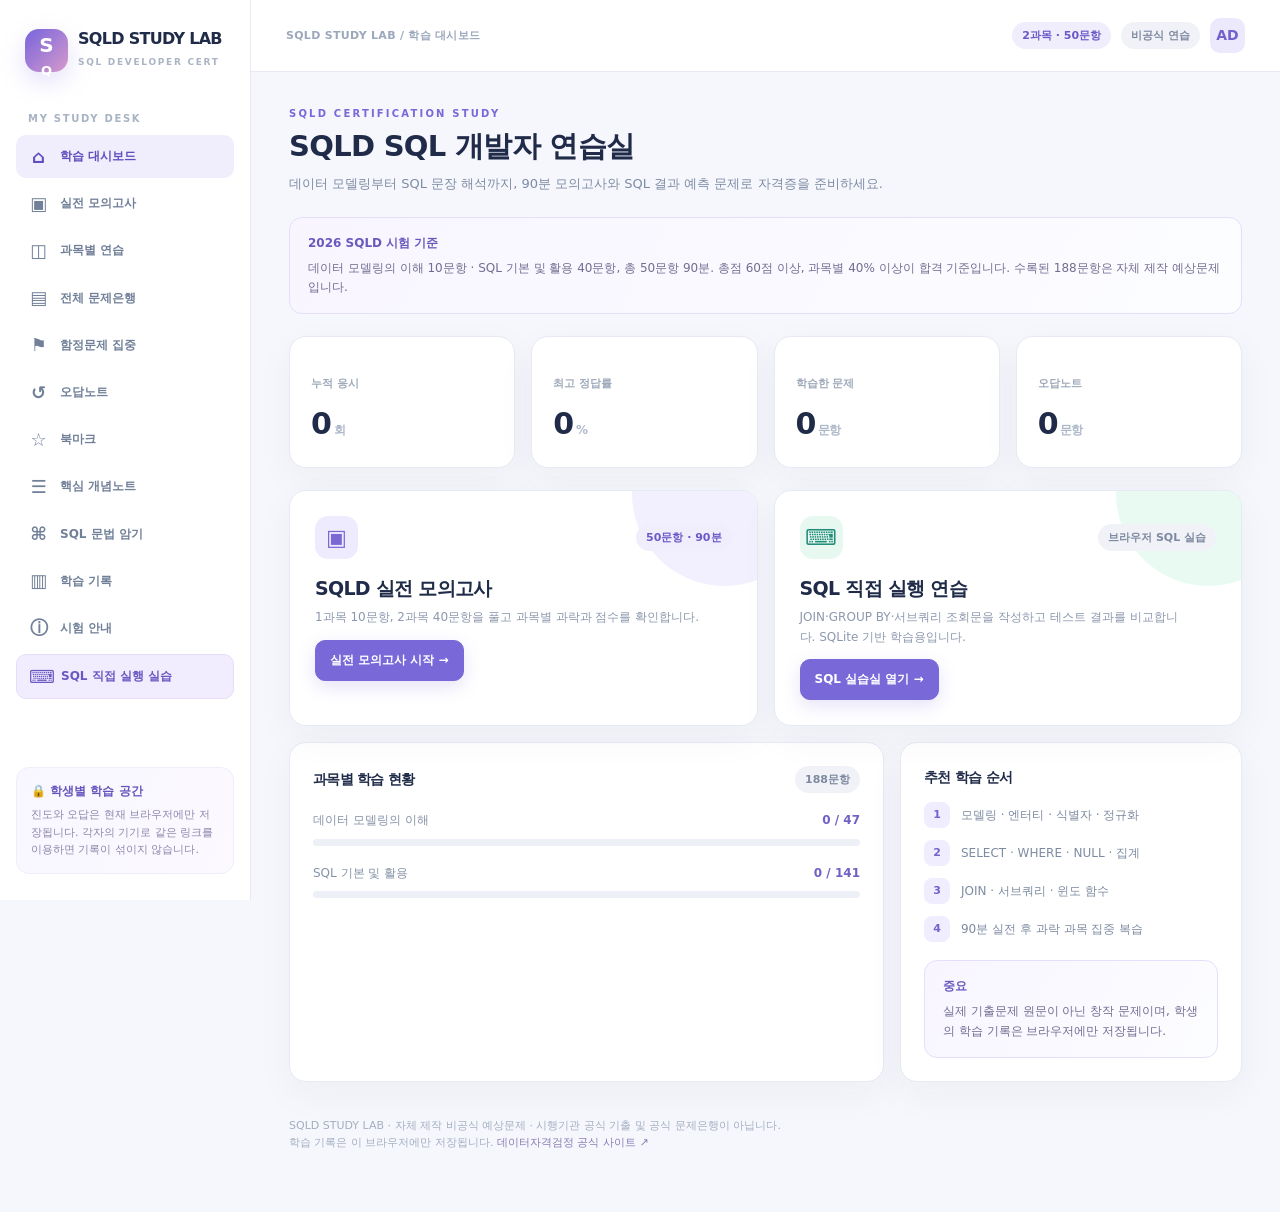
<file: sqld/index.html>
<!doctype html>
<html lang="ko">
<head><meta charset="utf-8"><meta name="viewport" content="width=device-width,initial-scale=1"><meta name="theme-color" content="#7868d8">
<meta name="description" content="SQLD SQL 개발자 자격증 대비 비공식 연습 사이트. 50문항 90분 모의고사, 1·2과목 과락 판정, 188문항 문제은행, SQL 결과 예측과 오답노트.">
<title>SQLD SQL 개발자 연습실 | SQLD STUDY LAB</title>
<link rel="stylesheet" href="./style.css">
<style>@media(min-width:791px){.mobile-label{display:none}}@media(max-width:790px){.mobile-label{display:block}.topright .chip.gray,.topright .avatar{display:none}}</style>
</head>
<body><div id="root"></div><div id="toast" role="status" aria-live="polite"></div>
<script src="./model-questions.js"></script>
<script src="./sql-basic.js"></script>
<script src="./sql-results.js"></script>
<script src="./notes.js"></script>
<script src="./app.js"></script>
</body></html>
</file>
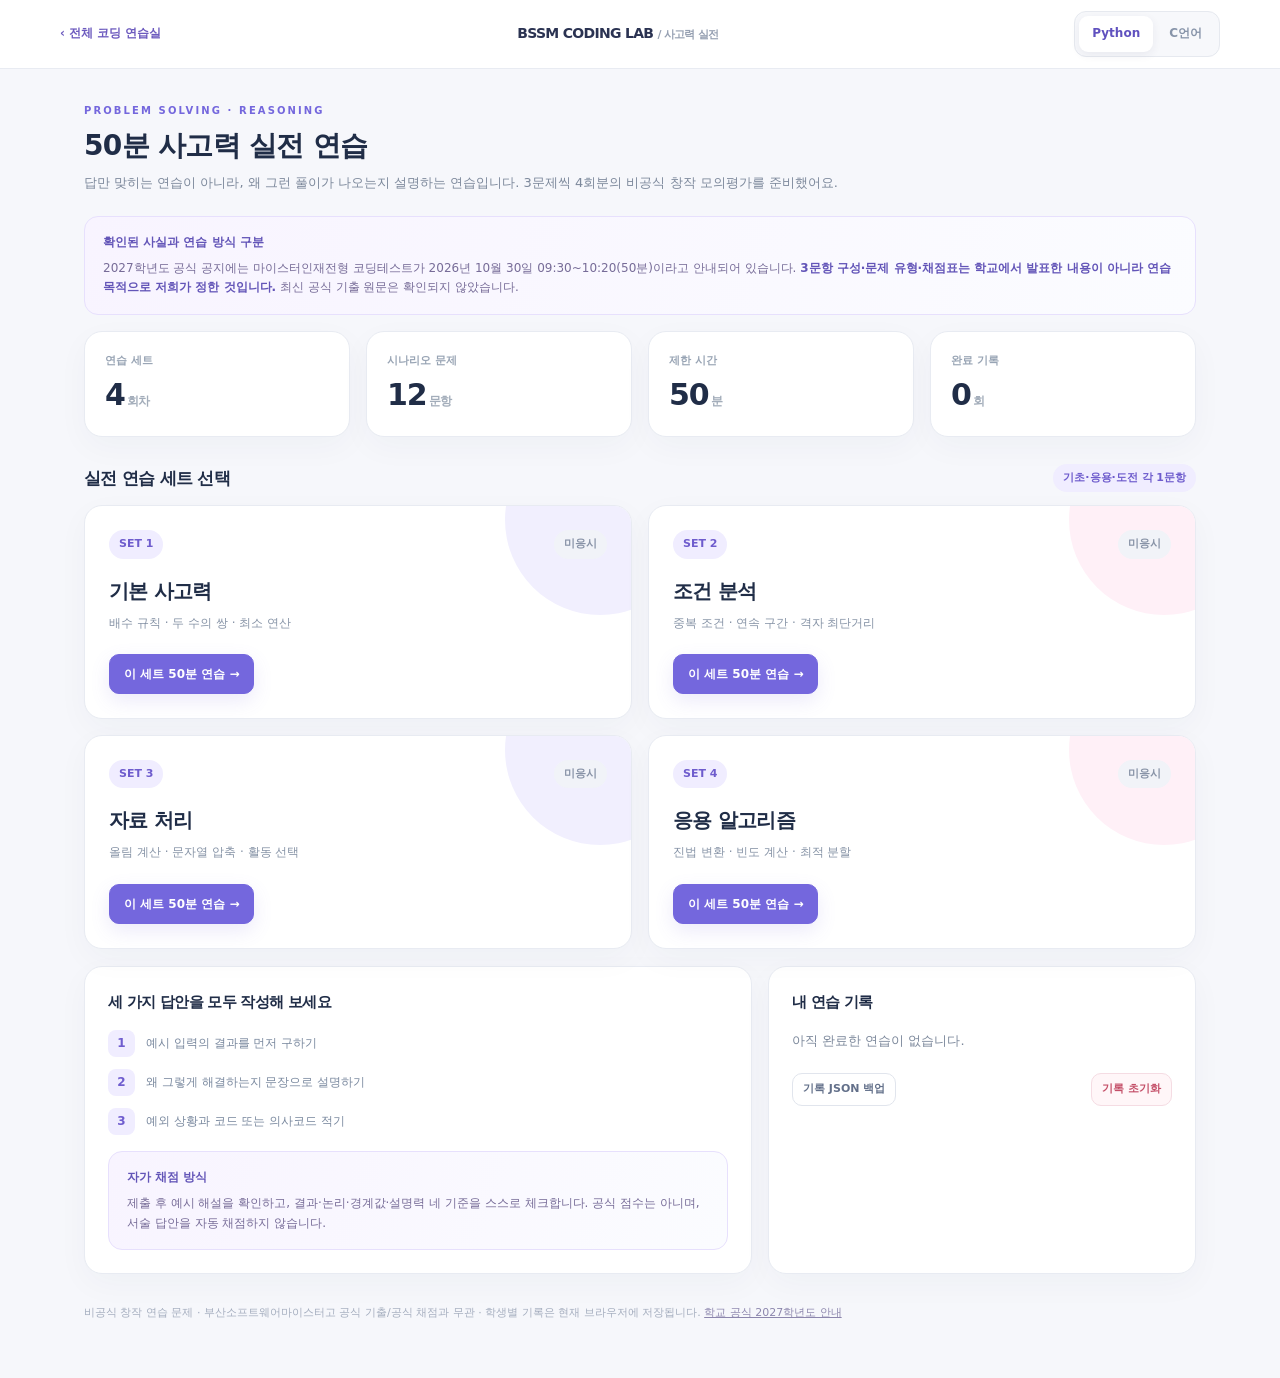
<file: bssm-coding/logic.html>
<!doctype html>
<html lang="ko">
<head>
<meta charset="utf-8">
<meta name="viewport" content="width=device-width,initial-scale=1">
<meta name="theme-color" content="#7467dd">
<meta name="description" content="부산소프트웨어마이스터고 입학 비공식 사고력 연습. 50분 3문항 훈련, 풀이과정과 경계값 설명, Python C언어 예시 해설. 공식 기출 아님.">
<title>논리적 사고력 50분 실전 연습 | BSSM CODING LAB</title>
<link rel="stylesheet" href="./style.css">
<style>
.logic-shell{min-height:100vh}.logic-head{min-height:69px;background:#fff;border-bottom:1px solid var(--line);display:flex;align-items:center;padding:10px max(20px,calc((100vw - 1160px)/2));gap:22px;justify-content:space-between}
.logic-head .back{font-size:12px;font-weight:800;text-decoration:none;color:#6c5abe;white-space:nowrap}.logic-brand{font-weight:900;letter-spacing:-.7px;color:#2b3352}.logic-brand span{font-size:11px;color:#96a0b2;font-weight:700}.logic-main{max-width:1160px;padding:34px 24px 55px;margin:0 auto}.logic-head .segment{flex-shrink:0}.logic-progress{display:flex;align-items:center;justify-content:space-between;gap:16px;border:1px solid #e4dfff;border-radius:15px;background:#f8f6ff;padding:17px 21px;margin-bottom:18px}.logic-progress strong{font-size:15px}.logic-progress span{display:block;font-size:11px;color:#9285b2}.clock{font-size:24px;font-family:ui-monospace,monospace;font-weight:900;color:#6553c8;font-variant-numeric:tabular-nums}
.logic-q-switch{display:flex;gap:9px;flex-wrap:wrap;margin:0 0 17px}.logic-q-switch button{padding:11px 16px;border:1px solid var(--line);border-radius:11px;background:#fff;color:#8993a7;font-weight:800;font-size:12px}.logic-q-switch button.active{background:#7764de;border-color:#7764de;color:white}.logic-question h2{font-size:22px;margin:20px 0 10px}.logic-story{white-space:pre-wrap;font-size:14px;color:#43516b;line-height:1.9}.logic-io{display:grid;grid-template-columns:1fr 1fr;gap:12px;margin:18px 0}.logic-io>div{border:1px solid #e7eaf2;background:#fafbfe;border-radius:12px;padding:14px}.logic-io b{font-size:12px;color:#6155b3}.logic-io p{font-size:12px;color:#63718a;white-space:pre-wrap;margin:5px 0 0}.logic-fields{display:grid;gap:9px}.logic-fields label{margin-top:13px;font-size:13px;font-weight:850;color:#46536e}.logic-fields textarea{width:100%;border:1px solid #e3e6ee;border-radius:12px;padding:15px;min-height:75px;background:#fff;color:#27354e;resize:vertical;font-size:13px;line-height:1.8}.logic-fields #steps{min-height:125px}.logic-fields textarea.logic-code{background:#252d42;color:#eaf0fb;min-height:160px;font-family:Consolas,"D2Coding",monospace;font-size:12px;white-space:pre;tab-size:4}
.logic-examples{border:1px solid #e5e8f0;border-radius:12px;margin-bottom:14px;padding:12px 16px;color:#6e7d94}.logic-examples summary{font-size:12px;font-weight:800;cursor:pointer;color:#6655c4}.logic-examples>div{margin-top:12px}.logic-examples>div>div{display:flex;justify-content:space-between;gap:10px;border-top:1px solid #eff0f5;padding:8px 0;font-size:12px}.logic-examples code{white-space:pre-wrap}.logic-examples b{color:#6152b8}
.logic-review{margin-bottom:16px}.logic-review h2{font-size:19px;margin:15px 0}.logic-review-grid{display:grid;grid-template-columns:1fr 1fr;gap:19px}.logic-review-grid h3{font-size:14px;margin:0 0 12px}.logic-answer{background:#f8f9fc;border-radius:11px;border:1px solid #e9ebf2;padding:13px;margin-bottom:9px;white-space:pre-wrap;overflow-wrap:anywhere}.logic-answer b{display:block;font-size:11px;color:#6b58bd;margin-bottom:5px}.logic-answer p{font-size:12px;color:#5e6b82;margin:0;white-space:pre-wrap}.logic-answer span{display:block;font-size:12px;margin:5px 0}.logic-review-grid ol{font-size:12px;color:#5f6f87;line-height:1.9;padding-left:21px}.logic-review-grid li{margin:4px 0}.logic-review details{margin:12px 0}.logic-review summary{color:#6251c0;font-size:12px;font-weight:800;cursor:pointer}.logic-rubric{border-top:1px solid #e8ebf3;padding-top:16px;margin-top:17px}.logic-rubric h3{font-size:14px}.logic-check{display:flex;align-items:center;gap:11px;padding:10px 12px;border:1px solid #e6e8f0;border-radius:10px;margin:8px 0;font-size:12px;color:#61718b;cursor:pointer}.logic-check input{accent-color:#7865d8;width:17px;height:17px}.logic-history-line{display:flex;justify-content:space-between;align-items:center;gap:14px;padding:12px 0;border-bottom:1px solid #edf0f5}.logic-history-line strong{font-size:12px;display:block}.logic-history-line small{color:#96a0b1}.question-actions>div{display:flex;gap:8px}
@media(max-width:730px){.logic-head{padding:10px 12px;gap:8px}.logic-brand{font-size:12px}.logic-brand span{display:none}.logic-head .segment button{padding:7px 9px}.logic-head .back{font-size:11px}.logic-main{padding:22px 14px}.logic-review-grid,.logic-io{grid-template-columns:1fr}.logic-q-switch button{flex:1;padding:9px 8px}.logic-progress{padding:13px}.logic-progress strong{font-size:12px}.clock{font-size:19px}.logic-question{padding:17px}.logic-question h2{font-size:19px}}
@media print{.logic-head,.question-actions,.logic-rubric .btn,.footer{display:none}.logic-main{max-width:none;padding:0}.logic-review{break-inside:avoid}.panel{box-shadow:none}}
</style>
</head>
<body>
<div id="logic-root"></div>
<script src="./logic-questions.js"></script>
<script src="./logic.js"></script>
</body>
</html>
</file>
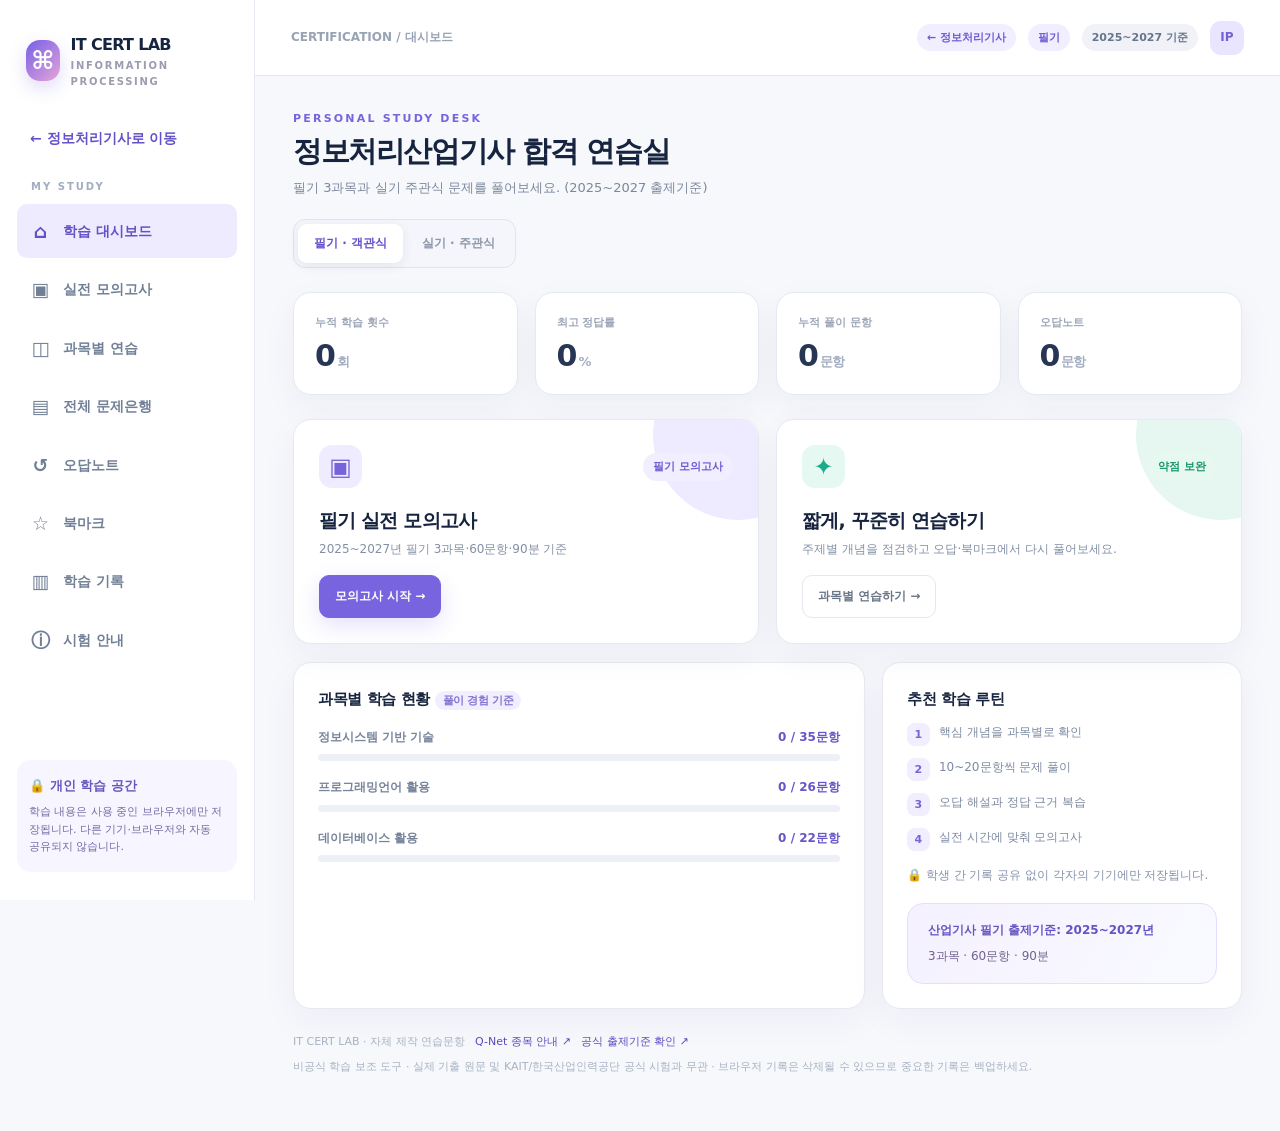
<file: information-processing/industrial.html>
<!doctype html><html lang="ko"><head><meta charset="utf-8"><meta name="viewport" content="width=device-width,initial-scale=1"><meta name="theme-color" content="#7764de"><meta name="description" content="정보처리산업기사 필기·실기 문제풀이, 3과목 60문항 모의고사, 오답노트, 개인 학습 기록."><title>정보처리산업기사 | IT CERT LAB</title><style>
:root{--ink:#17243f;--muted:#7b879b;--line:#e6e9f2;--violet:#7764de;--violet-dark:#594ac2;--light:#f5f3ff;--bg:#f6f8fc;--card:#fff;--green:#139b79;--red:#dc6074;--shadow:0 12px 36px rgba(40,48,86,.047)}
*{box-sizing:border-box}html{scroll-behavior:smooth}body{margin:0;background:var(--bg);font-family:Pretendard,"Apple SD Gothic Neo","Malgun Gothic",system-ui,sans-serif;color:var(--ink);font-size:14px;line-height:1.6}button,input,select,textarea{font:inherit}button{cursor:pointer}button:disabled{opacity:.45;cursor:not-allowed}a{color:var(--violet-dark);text-decoration:none}a:hover{text-decoration:underline}button:focus-visible,a:focus-visible,input:focus-visible,textarea:focus-visible,select:focus-visible{outline:3px solid #bfb4ff;outline-offset:3px}pre{white-space:pre-wrap;overflow:auto}code{background:#f0f1f7;padding:1px 4px;border-radius:4px}
.app{min-height:100vh;display:grid;grid-template-columns:255px minmax(0,1fr)}.sidebar{background:#fff;border-right:1px solid var(--line);display:flex;flex-direction:column;padding:28px 17px;position:sticky;top:0;height:100vh;z-index:20}.brand{display:flex;gap:11px;align-items:center;padding:4px 9px 23px}.brandicon{background:linear-gradient(135deg,#7660e6,#e5a4d9);color:#fff;font-size:25px;width:41px;height:41px;border-radius:14px;display:grid;place-items:center;font-weight:900;box-shadow:0 7px 18px #7764de39}.brand b{font-size:16px;letter-spacing:-.7px}.brand small{display:block;color:#9b9caf;font-size:10px;letter-spacing:1.7px;font-weight:800}.nav-group{font-size:10px;color:#a3adc0;letter-spacing:2px;padding:16px 14px 7px;font-weight:850}.nav-btn{border:0;background:transparent;text-align:left;color:#718096;display:flex;gap:12px;width:100%;align-items:center;padding:12px 13px;border-radius:10px;font-weight:730;margin:2px 0}.nav-btn svg{width:18px;height:18px}.nav-btn:hover{background:#f7f6ff;color:#5c4fc2}.nav-btn.active{background:#eeebff;color:#6251c7}.nav-btn .num{margin-left:auto;background:#ece9fd;font-size:10px;padding:1px 7px;border-radius:99px}.sidebar-bottom{margin-top:auto;padding:16px 12px;background:#f7f5ff;border-radius:14px;color:#746ba3;font-size:11px}.sidebar-bottom b{display:block;font-size:13px;margin-bottom:6px;color:#6557bc}.sidebar-bottom p{margin:0}.content-wrap{min-width:0}.topbar{height:76px;background:#fff;border-bottom:1px solid var(--line);display:flex;align-items:center;justify-content:space-between;padding:0 36px;gap:20px}.crumb{font-size:12px;color:#98a3b4;font-weight:700}.top-right{display:flex;align-items:center;gap:12px}.chip{display:inline-flex;gap:5px;align-items:center;border-radius:999px;padding:5px 10px;background:#f0eeff;color:#6b5ad4;font-size:11px;font-weight:800}.chip.good{background:#e6f8f0;color:#15966c}.chip.bad{background:#fff0f2;color:#d6546b}.chip.gray{background:#f0f2f7;color:#67758c}.avatar{height:34px;width:34px;border-radius:11px;display:grid;place-items:center;background:#e9e5ff;color:#7460d5;font-size:12px;font-weight:900}.mobile-head{display:none}.main{max-width:1320px;margin:auto;padding:34px 38px 55px}.eyebrow{font-size:11px;letter-spacing:2.2px;color:var(--violet);font-weight:900}.heading{font-size:29px;letter-spacing:-1.4px;margin:5px 0 8px;line-height:1.3}.sub{color:var(--muted);margin:0 0 20px;font-size:13px}.section-head{display:flex;justify-content:space-between;align-items:flex-end;gap:10px;margin:28px 0 14px}.section-head h2{font-size:16px;margin:0;letter-spacing:-.5px}.section-head small{font-size:12px;color:#91a0b3}.grid{display:grid;gap:17px}.stats{grid-template-columns:repeat(4,minmax(0,1fr));margin:24px 0}.stat,.panel,.tile,.quiz-card{background:#fff;border:1px solid var(--line);border-radius:18px;box-shadow:var(--shadow)}.stat{padding:21px 21px 18px;min-width:0}.stat .name{font-size:11px;color:#9ca6b8;font-weight:800}.stat strong{display:block;font-size:30px;line-height:1.35;letter-spacing:-1px;color:#283655;margin-top:4px}.stat strong small{font-size:13px;color:#a4aec1;margin-left:2px}.panel{padding:24px}.panel h3{font-size:15px;margin:0 0 12px;letter-spacing:-.4px}.two{grid-template-columns:minmax(0,1.35fr) minmax(280px,.85fr)}.tiles{grid-template-columns:repeat(2,minmax(0,1fr))}.tile{position:relative;overflow:hidden;padding:25px;min-height:202px}.tile::before{content:'';width:170px;height:170px;position:absolute;border-radius:50%;right:-65px;top:-70px;background:#eeeaff}.tile.mint::before{background:#e5f7f0}.tile .tiletop{display:flex;align-items:center;justify-content:space-between;position:relative}.tile .bigicon{width:43px;height:43px;display:grid;place-items:center;border-radius:13px;background:#f0ecff;color:#7664d8;font-size:24px}.tile.mint .bigicon{background:#e5f8f1;color:#1caa8a}.tile h3{font-size:19px;margin:17px 0 4px;letter-spacing:-.8px}.tile p{color:#8390a5;font-size:12px;margin:0 0 16px;max-width:370px}.btn{border:1px solid #e4e7ef;background:white;color:#6b7588;font-size:12px;font-weight:850;border-radius:10px;padding:11px 15px;display:inline-flex;align-items:center;justify-content:center;gap:8px;transition:.16s}.btn:hover{border-color:#9d90ee;color:#6352c5;background:#faf9ff}.btn.primary{background:var(--violet);color:white;border-color:var(--violet);box-shadow:0 8px 22px #7260e52d}.btn.primary:hover{background:#6755cd}.btn.green{background:#20a58c;color:#fff;border-color:#20a58c}.btn.danger{color:#d75b73;background:#fff7f9;border-color:#f8dce3}.btn.sm{padding:7px 10px;font-size:11px}.btn.wide{width:100%}.btn:disabled{box-shadow:none}.bar{background:#edf0f6;height:7px;border-radius:8px;overflow:hidden;margin:7px 0}.bar>span{display:block;background:linear-gradient(90deg,#a394fa,#7764de);height:100%;border-radius:8px}.subject-line{margin:17px 0}.subject-line>div:first-child{display:flex;justify-content:space-between;color:#77849c;font-size:12px;font-weight:700}.subject-line strong{color:#6656c6}.quick-steps{display:flex;flex-direction:column;gap:12px}.quick-steps>div{display:flex;gap:9px;font-size:12px;color:#7d8aa2}.dot{width:23px;height:23px;display:grid;place-items:center;background:#f0eeff;color:#7764d5;border-radius:8px;font-size:11px;font-weight:900;flex-shrink:0}.seg{display:inline-flex;border:1px solid #e1e4ee;padding:4px;background:#f5f6fb;border-radius:12px;gap:3px;max-width:100%}.seg button{border:0;padding:10px 16px;border-radius:9px;background:transparent;color:#8c96a8;font-weight:850;font-size:12px}.seg button.active{background:#fff;color:#6250ca;box-shadow:0 3px 12px #2c337316}.callout{background:linear-gradient(120deg,#f5f1ff,#f9faff);border:1px solid #e6ddff;border-radius:16px;padding:17px 20px;color:#71648e;font-size:12px;margin-top:18px}.callout b{color:#6555c2}.setup-grid{display:grid;grid-template-columns:minmax(0,1.3fr) minmax(260px,.7fr);gap:18px}.fieldlabel{font-size:12px;font-weight:850;color:#50607b;margin:18px 0 8px;display:block}.choice-cards{display:grid;grid-template-columns:repeat(2,minmax(0,1fr));gap:10px}.choice-card{display:block;text-align:left;border:1px solid #e5e8f1;border-radius:12px;background:#fff;padding:16px;color:#62738e}.choice-card b{display:block;color:#263650;font-size:14px}.choice-card small{display:block;color:#93a0b3;margin-top:4px;font-size:11px}.choice-card.chosen{border:1.5px solid #8875e4;background:#f7f4ff}.select{width:100%;padding:12px 13px;background:white;border:1px solid var(--line);border-radius:10px;color:#5d6980}.mode-tip{color:#8190a4;font-size:12px}.quizgrid{display:grid;grid-template-columns:minmax(0,1fr) 270px;gap:17px}.quiz-card{padding:27px}.quiz-meta{display:flex;justify-content:space-between;gap:12px;align-items:center;margin-bottom:9px;color:#7c87a0;font-size:12px}.qtop{display:flex;align-items:center;gap:9px;margin:18px 0 12px;color:#7261cf;font-size:11px;font-weight:900;letter-spacing:.7px}.qstem{font-size:20px;font-weight:850;line-height:1.65;letter-spacing:-.6px;margin:8px 0 24px;white-space:pre-wrap;word-break:keep-all}.options{display:flex;flex-direction:column;gap:10px}.opt{display:flex;align-items:flex-start;gap:12px;width:100%;text-align:left;border:1px solid #e5e8f0;border-radius:12px;background:#fff;padding:15px 17px;font-weight:670;color:#60708a;line-height:1.65}.opt .bubble{height:24px;width:24px;display:grid;place-items:center;border:1px solid #dce0ec;border-radius:8px;font-size:11px;flex-shrink:0;color:#8c97aa}.opt.selected{background:#f6f3ff;border-color:#8978e6;color:#5243b7}.opt.selected .bubble{background:#7e6add;color:#fff;border-color:#7e6add}.answerbox{width:100%;border:1px solid #dce0eb;padding:16px;border-radius:12px;min-height:115px;resize:vertical;color:#24334f;outline-color:#8b7ae5}.qhint{font-size:12px;color:#9aa4b4;margin:10px 0}.quizactions{display:flex;justify-content:space-between;gap:10px;margin-top:25px;flex-wrap:wrap}.question-map{display:grid;grid-template-columns:repeat(5,minmax(0,1fr));gap:7px}.number-btn{border:1px solid #e6e8ef;background:#fff;color:#9ba6b6;min-height:39px;border-radius:9px;font-size:11px;font-weight:800}.number-btn.answered{background:#f1edff;color:#6e5dd1;border-color:#e0d7ff}.number-btn.current{background:#7764de;color:white;border-color:#7764de}.timer{font-variant-numeric:tabular-nums;font-size:24px;font-weight:880;color:#5d4fbc}.progress-note{font-size:11px;color:#9ca7b7}.review{border:1px solid #e7eaf3;border-radius:13px;padding:18px;margin:12px 0;background:white}.review-head{display:flex;align-items:center;justify-content:space-between;gap:10px;margin-bottom:9px}.review-q{font-size:13px;font-weight:830;white-space:pre-wrap;color:#2a3752;margin:0 0 13px}.review-ans{font-size:12px;color:#738199;white-space:pre-wrap}.review-ans b{color:#3d4c65}.expl{background:#f7f8fc;color:#728096;border-radius:10px;padding:12px 13px;font-size:12px;margin-top:12px}.review-toggle{display:flex;gap:7px;margin-top:13px;flex-wrap:wrap}.review-toggle button{padding:7px 10px;background:#fff;border:1px solid #e0e3ee;border-radius:8px;color:#687895;font-size:11px;font-weight:800}.review-toggle button.on{background:#e9f9f3;color:#188c71;border-color:#b8edda}.review-toggle button.on.bad{background:#fff0f1;color:#cb6270;border-color:#f2ccd3}.filterline{display:flex;gap:9px;align-items:center;flex-wrap:wrap;margin:18px 0}.search{min-width:200px;flex:1;border-radius:10px;padding:12px;border:1px solid #e3e7ee;outline-color:#8b79e5}.listitem{border-bottom:1px solid #eef0f5;display:flex;align-items:center;gap:12px;padding:15px 3px}.listitem:last-child{border-bottom:0}.listitem .desc{min-width:0;flex:1}.listitem .desc b{font-size:12px;color:#344059;display:block;margin-bottom:4px}.listitem .desc small{font-size:11px;color:#99a4b7}.listitem .desc b{overflow-wrap:anywhere}.star{border:0;background:#f5f3ff;border-radius:9px;color:#aaa0d7;font-size:21px;line-height:1;width:34px;height:34px}.star.on{color:#edb04c;background:#fff8e7}.historytable{width:100%;border-collapse:collapse;font-size:12px}.historytable td,.historytable th{padding:15px 10px;border-bottom:1px solid #eef0f4;text-align:left}.historytable th{color:#98a3b6;font-size:11px}.historytable td{color:#68768e}.empty{text-align:center;padding:48px 15px;color:#9ca7b9}.empty .emo{font-size:34px;margin-bottom:12px}.empty b{display:block;color:#526078;font-size:14px}.foot{padding-top:24px;font-size:11px;color:#a8b2c2}.burger{display:none}.footerlinks{display:flex;gap:10px;flex-wrap:wrap}.toast{position:fixed;z-index:90;bottom:25px;left:50%;transform:translate(-50%,25px);opacity:0;pointer-events:none;background:#263452;color:#fff;padding:12px 20px;border-radius:12px;box-shadow:0 10px 30px #22345255;font-size:12px;transition:.2s}.toast.show{transform:translate(-50%,0);opacity:1}.overlay{display:none}.scorecircle{width:116px;height:116px;border-radius:50%;background:conic-gradient(#8572e1 var(--pct),#eaebf2 var(--pct));display:grid;place-items:center;margin:0 auto 16px}.scorecircle>span{width:92px;height:92px;border-radius:50%;display:flex;align-items:center;justify-content:center;background:white;color:#493aaa;font-size:29px;font-weight:900}.muted{color:#8c9aaf}.badge-count{font-size:11px;color:#8374d0;background:#f2eeff;padding:3px 8px;border-radius:99px}.note-lines{font-size:12px;color:#7a879d}.note-lines li{padding:5px 0}.privacyline{display:flex;gap:9px;align-items:flex-start;margin-top:15px;color:#8592ab;font-size:12px}
@media(max-width:1120px){.stats{grid-template-columns:repeat(2,minmax(0,1fr))}.quizgrid{grid-template-columns:minmax(0,1fr) 230px}.main{padding:28px 25px}.sidebar{width:220px}.app{grid-template-columns:220px minmax(0,1fr)}}
@media(max-width:800px){.app{display:block}.sidebar{transform:translateX(-105%);position:fixed;top:0;bottom:0;width:255px;height:100vh;transition:.2s;box-shadow:20px 0 40px #18253a17}.sidebar.open{transform:translateX(0)}.overlay.open{display:block;position:fixed;inset:0;z-index:19;background:#141d3670}.burger{display:grid;place-items:center;border:0;background:#f2f0ff;border-radius:9px;width:36px;height:36px;color:#6659b8}.topbar{padding:0 16px;height:65px}.topbar .crumb{display:none}.mobile-head{display:block;font-size:14px;font-weight:850;letter-spacing:-.5px}.main{padding:26px 17px}.heading{font-size:24px}.two,.setup-grid,.quizgrid{grid-template-columns:1fr}.tiles{grid-template-columns:1fr}.quiz-card{padding:19px}.qstem{font-size:17px}.quizgrid aside{order:-1}.quizgrid aside .question-map{display:none}.choice-cards{grid-template-columns:1fr}.sidebar-bottom{margin-top:30px}.stats{gap:10px}.stat{padding:16px}.stat strong{font-size:26px}.panel{padding:19px}}
@media(prefers-reduced-motion:reduce){*{scroll-behavior:auto!important;transition:none!important}}
</style></head><body><div id="root"></div><div id="toast" class="toast" role="status" aria-live="polite"></div><script>const BANK=[{"id":"W1-001","old":0,"topic":"요구사항","q":"기능 요구사항에 해당하는 것은?","choices":["응답시간이 2초 이내일 것","사용자는 비밀번호를 변경할 수 있을 것","가용성이 99.9%일 것","암호화 알고리즘을 사용할 것"],"answer":1,"why":"기능 요구사항은 시스템이 제공해야 하는 동작과 서비스를 설명합니다."},{"id":"W1-002","old":0,"topic":"요구사항","q":"비기능 요구사항에 해당하는 것은?","choices":["회원가입 화면을 제공한다","상품을 검색할 수 있다","서버 응답은 평균 1초 이내여야 한다","관리자가 주문을 취소한다"],"answer":2,"why":"응답시간은 성능에 관한 비기능 요구사항입니다."},{"id":"W1-003","old":0,"topic":"요구사항","q":"요구사항 개발의 일반적인 순서로 적절한 것은?","choices":["분석→도출→확인→명세","도출→분석→명세→확인","명세→도출→확인→분석","확인→분석→명세→도출"],"answer":1,"why":"요구사항은 도출 후 분석하고 문서화한 뒤 검증합니다."},{"id":"W1-004","old":0,"topic":"요구사항","q":"요구사항 추적성의 핵심 목적은?","choices":["서버 비용 산정","요구사항과 설계·테스트의 연관관계 확인","UI 색상 통일","데이터 중복 제거"],"answer":1,"why":"추적성은 변경의 영향 범위와 요구사항 충족 여부를 파악하게 합니다."},{"id":"W1-005","old":0,"topic":"UML","q":"UML 유스케이스 다이어그램에서 액터는?","choices":["데이터베이스 테이블","시스템과 상호작용하는 외부 역할","클래스의 메서드","배포 서버"],"answer":1,"why":"액터는 사용자뿐 아니라 시스템과 상호작용하는 외부 시스템도 될 수 있습니다."},{"id":"W1-006","old":0,"topic":"UML","q":"유스케이스의 include 관계로 가장 적절한 설명은?","choices":["조건에 따라 선택적으로만 실행한다","공통 동작을 필수적으로 포함한다","상속을 뜻한다","객체 생성 순서를 나타낸다"],"answer":1,"why":"include는 공통 기능을 포함해 재사용할 때 사용합니다."},{"id":"W1-007","old":0,"topic":"UML","q":"시퀀스 다이어그램의 주요 표현 대상은?","choices":["객체 사이 메시지의 시간적 순서","테이블의 기본키 관계","CPU 사용률","프로세스 파일 권한"],"answer":0,"why":"시퀀스 다이어그램은 객체 간 메시지 교환 순서를 보여줍니다."},{"id":"W1-008","old":0,"topic":"UML","q":"클래스 다이어그램에서 일반화 관계가 뜻하는 것은?","choices":["구현 클래스의 삭제","상속에 의한 일반·특수 관계","동시성 제어","메시지 순서"],"answer":1,"why":"일반화는 상위 클래스와 하위 클래스 간의 상속 관계입니다."},{"id":"W1-009","old":0,"topic":"UI 설계","q":"화면 구성의 뼈대를 간략히 표현하는 산출물은?","choices":["와이어프레임","ERD","패키지 명세","실행 로그"],"answer":0,"why":"와이어프레임은 콘텐츠와 주요 요소의 배치를 표현합니다."},{"id":"W1-010","old":0,"topic":"UI 설계","q":"UI 프로토타입의 주요 목적은?","choices":["실제 운영 DB 백업","화면과 상호작용을 사전에 검토","형상관리 브랜치 삭제","서버 부하 측정만 수행"],"answer":1,"why":"프로토타입으로 동작 흐름과 사용성을 미리 검증합니다."},{"id":"W1-011","old":0,"topic":"UI 설계","q":"사용자가 처음 접해도 기능을 쉽게 파악하는 UI 원칙은?","choices":["직관성","결합도","원자성","정규화"],"answer":0,"why":"직관성은 사용자가 별도 학습 없이 기능을 이해하도록 돕습니다."},{"id":"W1-012","old":0,"topic":"아키텍처","q":"MVC 패턴의 View 역할은?","choices":["데이터 영속성 관리만 수행","사용자에게 화면을 표현","트랜잭션 격리 수준 결정","라우팅 장비 설정"],"answer":1,"why":"View는 화면과 표시를 담당합니다."},{"id":"W1-013","old":0,"topic":"아키텍처","q":"계층형 아키텍처의 대표적 장점은?","choices":["모든 변경의 전체 시스템 전파","관심사 분리와 유지보수 용이","테스트 불가","계층 경계 없음"],"answer":1,"why":"계층별 책임이 분리되어 테스트와 유지보수가 쉬워집니다."},{"id":"W1-014","old":0,"topic":"아키텍처","q":"높은 응집도와 낮은 결합도가 권장되는 이유는?","choices":["모듈 사이 의존을 늘리기 위해","독립성과 변경 용이성을 높이기 위해","코드 줄 수만 늘리기 위해","모든 로직을 한 파일에 넣기 위해"],"answer":1,"why":"모듈 내부 책임을 집중하고 외부 의존을 줄이는 설계입니다."},{"id":"W1-015","old":0,"topic":"디자인 패턴","q":"객체 생성 과정을 캡슐화하는 생성 패턴은?","choices":["팩토리 메서드","옵저버","전략","데코레이터"],"answer":0,"why":"팩토리 메서드는 객체 생성을 하위 클래스 등으로 위임합니다."},{"id":"W1-016","old":0,"topic":"디자인 패턴","q":"객체 상태 변화 시 구독자에게 알리는 패턴은?","choices":["싱글턴","옵저버","어댑터","빌더"],"answer":1,"why":"옵저버 패턴은 발행·구독 형태의 알림에 적합합니다."},{"id":"W1-017","old":0,"topic":"디자인 패턴","q":"알고리즘을 캡슐화해 실행 시 교체 가능한 패턴은?","choices":["전략","컴포지트","브리지","프록시"],"answer":0,"why":"전략 패턴은 같은 인터페이스로 알고리즘을 교체할 수 있게 합니다."},{"id":"W1-018","old":0,"topic":"설계 원칙","q":"단일 책임 원칙(SRP)의 설명으로 올바른 것은?","choices":["한 클래스는 변경 이유가 하나여야 한다","상속을 무조건 금지한다","모든 메서드를 static으로 만든다","인터페이스를 제거한다"],"answer":0,"why":"단일 책임 원칙은 하나의 변경 이유에 집중하도록 합니다."},{"id":"W1-019","old":0,"topic":"설계 원칙","q":"개방-폐쇄 원칙(OCP)의 뜻은?","choices":["확장에 열려 있고 수정에 닫혀 있다","항상 모든 코드를 공개한다","테스트 코드를 작성하지 않는다","상속을 절대 쓰지 않는다"],"answer":0,"why":"기존 코드를 크게 고치지 않고 기능을 확장하기 쉬운 구조입니다."},{"id":"W1-020","old":0,"topic":"요구사항","q":"요구사항 검증에서 살펴볼 사항으로 적절한 것은?","choices":["모호성·일관성·완전성","CPU 제조사만 확인","IDE 테마 통일","문서 작성자 이름만 확인"],"answer":0,"why":"검증에서는 명세의 모호함과 충돌, 누락 등을 확인합니다."},{"id":"W1-021","old":0,"topic":"형상관리","q":"요구사항이 변경될 때 먼저 확인할 대상으로 가장 적절한 것은?","choices":["영향을 받는 설계·구현·테스트 산출물","담당자의 모니터 색상","운영체제 로고","키보드 배열"],"answer":0,"why":"요구사항 변경 영향 분석에는 추적성이 필요합니다."},{"id":"W1-022","old":0,"topic":"아키텍처","q":"파이프-필터 아키텍처에 적합한 예는?","choices":["데이터 처리 단계별 변환 파이프라인","단일 상태 관리 객체","사용자별 인증서 저장","서버 물리 랙 배치"],"answer":0,"why":"필터가 데이터를 변환하고 파이프를 통해 다음 단계에 전달합니다."},{"id":"W2-001","old":1,"topic":"자료구조","q":"스택(Stack)의 자료 삽입·삭제 순서는?","choices":["FIFO","LIFO","임의 정렬","우선순위만 적용"],"answer":1,"why":"스택은 마지막에 들어온 원소가 먼저 나오는 LIFO 구조입니다."},{"id":"W2-002","old":1,"topic":"자료구조","q":"큐(Queue)의 자료 처리 순서는?","choices":["FIFO","LIFO","DFS만 적용","항상 역순 정렬"],"answer":0,"why":"큐는 먼저 들어온 원소가 먼저 나오는 FIFO 구조입니다."},{"id":"W2-003","old":1,"topic":"자료구조","q":"이진 탐색의 전제 조건은?","choices":["데이터가 정렬되어 있어야 한다","항상 연결 리스트여야 한다","중복값이 없어야 한다","데이터가 해시되어야 한다"],"answer":0,"why":"이진 탐색은 정렬된 구간을 절반씩 줄이며 탐색합니다."},{"id":"W2-004","old":1,"topic":"자료구조","q":"배열에서 인덱스로 요소에 접근하는 평균 시간 복잡도는?","choices":["O(1)","O(log n)","O(n)","O(n²)"],"answer":0,"why":"배열은 주소 계산으로 임의 접근이 가능해 O(1)입니다."},{"id":"W2-005","old":1,"topic":"알고리즘","q":"버블 정렬의 평균 시간 복잡도는?","choices":["O(1)","O(log n)","O(n log n)","O(n²)"],"answer":3,"why":"일반적인 버블 정렬은 반복 비교로 평균 O(n²)입니다."},{"id":"W2-006","old":1,"topic":"알고리즘","q":"너비 우선 탐색(BFS)에 주로 쓰는 자료구조는?","choices":["큐","스택만 사용","힙만 사용","해시 함수"],"answer":0,"why":"BFS는 발견 순서대로 정점을 방문하기 위해 큐를 사용합니다."},{"id":"W2-007","old":1,"topic":"알고리즘","q":"깊이 우선 탐색(DFS) 구현에 적절한 것은?","choices":["재귀 호출 또는 스택","큐만 가능","정렬만 수행","이진 탐색만 사용"],"answer":0,"why":"DFS는 스택 또는 재귀 호출로 깊이 탐색합니다."},{"id":"W2-008","old":1,"topic":"단위 테스트","q":"단위 테스트의 주된 대상은?","choices":["함수·메서드 등 작은 모듈","운영 조직 전체","물리 데이터센터","사용자 단말 재고"],"answer":0,"why":"단위 테스트는 작은 코드 단위를 독립적으로 검증합니다."},{"id":"W2-009","old":1,"topic":"테스트","q":"경계값 분석에서 우선 시험할 값은?","choices":["경계값과 그 바로 안팎의 값","가장 큰 임의 숫자 한 개","정상값만 1개","DB 테이블 수"],"answer":0,"why":"경계 주변은 오류가 자주 발견되는 부분입니다."},{"id":"W2-010","old":1,"topic":"테스트","q":"동등 분할 기법의 설명으로 알맞은 것은?","choices":["입력값을 유사한 동작의 집합으로 구분한다","코드 경로만 세어본다","응답속도만 측정한다","모든 입력을 무작위로만 검사한다"],"answer":0,"why":"동등 분할은 입력 도메인을 동작이 유사한 그룹으로 나눕니다."},{"id":"W2-011","old":1,"topic":"테스트","q":"화이트박스 테스트에 해당하는 것은?","choices":["코드의 분기 경로를 기준으로 검사","명세서만 보고 입력 검사","화면 색상 비교","사용자 설문 조사"],"answer":0,"why":"화이트박스는 내부 로직·분기·경로를 확인합니다."},{"id":"W2-012","old":1,"topic":"테스트","q":"회귀 테스트의 목적은?","choices":["수정 후 기존 기능이 유지되는지 확인","서버를 최초 구매","문서를 폐기","코드 언어 변경 자체"],"answer":0,"why":"변경으로 기존 동작에 문제가 생겼는지 재검증합니다."},{"id":"W2-013","old":1,"topic":"통합 구현","q":"API 계약에서 HTTP 상태코드 404의 일반적인 의미는?","choices":["요청한 자원을 찾지 못함","요청 성공","권한 부여 완료","서버가 새 자원을 생성함"],"answer":0,"why":"404는 서버가 요청 대상 자원을 찾지 못했음을 뜻합니다."},{"id":"W2-014","old":1,"topic":"통합 구현","q":"REST API에서 GET의 주된 목적은?","choices":["자원 조회","자원 삭제","메시지 암호화","연결 종료"],"answer":0,"why":"GET은 자원 표현을 가져오는 조회 요청에 사용합니다."},{"id":"W2-015","old":1,"topic":"통합 구현","q":"JSON에 관한 올바른 설명은?","choices":["키·값 구조의 데이터 표현 형식","실행 파일 포맷","운영체제 커널","전용 네트워크 장치"],"answer":0,"why":"JSON은 웹 API에서 널리 사용하는 데이터 교환 형식입니다."},{"id":"W2-016","old":1,"topic":"형상관리","q":"Git에서 커밋(commit)의 의미는?","choices":["변경사항을 버전 이력으로 기록","작업 디렉터리 자동 삭제","원격 서버를 반드시 종료","DB를 정규화"],"answer":0,"why":"커밋은 스냅샷과 설명을 버전 이력에 남깁니다."},{"id":"W2-017","old":1,"topic":"형상관리","q":"Git에서 서로 다른 개발 흐름을 분리할 때 사용하는 것은?","choices":["브랜치","인덱스 키","트리거","테이블스페이스"],"answer":0,"why":"브랜치는 독립적인 변경 흐름을 관리합니다."},{"id":"W2-018","old":1,"topic":"빌드 배포","q":"CI(지속적 통합)에 해당하는 사례는?","choices":["커밋 때마다 빌드와 테스트 자동 실행","완료된 코드를 수년간 보관만 함","수기로 배포 승인만 요청","서버를 매일 물리적으로 교체"],"answer":0,"why":"CI는 변경사항의 통합과 자동 검증을 자주 수행합니다."},{"id":"W2-019","old":1,"topic":"빌드 배포","q":"애플리케이션 패키징의 목적은?","choices":["실행·배포에 필요한 파일을 배포 단위로 묶음","데이터 정렬만 수행","요구사항 폐기","IP 주소 암기"],"answer":0,"why":"패키징은 실행에 필요한 자원을 배포 가능한 형태로 만듭니다."},{"id":"W2-020","old":1,"topic":"인터페이스","q":"인터페이스 명세에 일반적으로 포함되는 내용은?","choices":["요청·응답 데이터 구조와 오류 코드","회사 행사 일정만","책상 배치도","모니터 크기"],"answer":0,"why":"인터페이스 명세는 데이터 형식과 호출 방법, 오류 처리를 정의합니다."},{"id":"W2-021","old":1,"topic":"테스트","q":"테스트 더블 중 실제 객체 대신 미리 정한 응답을 주는 객체의 예는?","choices":["스텁(Stub)","데드락","정규화","스풀링"],"answer":0,"why":"스텁은 의존 객체 대신 정해진 응답을 반환합니다."},{"id":"W2-022","old":1,"topic":"테스트","q":"결함의 심각도(Severity)가 의미하는 것은?","choices":["결함이 시스템에 미치는 영향의 정도","수정 작업의 담당자 휴가 일수","발견 날짜만","코드의 파일명"],"answer":0,"why":"심각도는 사용자·시스템에 주는 피해나 영향으로 판단합니다."},{"id":"W3-001","old":2,"topic":"데이터 모델","q":"관계형 데이터베이스에서 행(row)에 대응하는 용어는?","choices":["튜플","도메인","속성","스키마"],"answer":0,"why":"튜플은 테이블의 한 행을 의미합니다."},{"id":"W3-002","old":2,"topic":"데이터 모델","q":"기본키(Primary Key)의 성질은?","choices":["중복과 NULL을 허용하지 않음","항상 외래키와 같음","중복만 허용","문자열 타입만 허용"],"answer":0,"why":"기본키는 행을 유일하게 식별하므로 유일성과 NOT NULL이 필요합니다."},{"id":"W3-003","old":2,"topic":"데이터 모델","q":"외래키(Foreign Key)의 목적은?","choices":["테이블 사이 참조 무결성 유지","인덱스 무조건 삭제","SQL 문장 압축","서버 시간 동기화"],"answer":0,"why":"외래키는 참조하는 값의 관계를 제약합니다."},{"id":"W3-004","old":2,"topic":"정규화","q":"제1정규형(1NF)의 핵심 조건은?","choices":["각 속성 값이 원자값일 것","이행적 종속성을 유지할 것","모든 테이블이 하나의 행만 가질 것","기본키가 없어야 할 것"],"answer":0,"why":"1NF는 반복 그룹을 제거하고 속성값의 원자성을 요구합니다."},{"id":"W3-005","old":2,"topic":"정규화","q":"제2정규형(2NF)의 핵심 조건은?","choices":["부분 함수 종속 제거","모든 인덱스 제거","중복 행만 추가","외래키 금지"],"answer":0,"why":"2NF는 1NF이며 기본키의 일부에만 종속된 속성을 제거합니다."},{"id":"W3-006","old":2,"topic":"정규화","q":"제3정규형(3NF)에서 주로 제거하는 종속성은?","choices":["이행적 함수 종속","기본키의 유일성","데이터 원자성","테이블 이름"],"answer":0,"why":"3NF는 기본키가 아닌 속성을 거치는 이행적 종속을 제거합니다."},{"id":"W3-007","old":2,"topic":"SQL","q":"SQL에서 행을 조회하는 명령은?","choices":["SELECT","DELETE","DROP","GRANT"],"answer":0,"why":"SELECT는 테이블에서 조건에 맞는 데이터를 조회합니다."},{"id":"W3-008","old":2,"topic":"SQL","q":"SELECT 결과에서 중복 행을 제거하는 키워드는?","choices":["DISTINCT","UNIQUE KEY","HAVING","CASCADE"],"answer":0,"why":"SELECT DISTINCT는 중복 결과 행을 제거합니다."},{"id":"W3-009","old":2,"topic":"SQL","q":"집계 후 그룹에 조건을 거는 절은?","choices":["HAVING","WHERE","ORDER BY","LIMIT"],"answer":0,"why":"HAVING은 GROUP BY로 집계된 그룹을 필터링합니다."},{"id":"W3-010","old":2,"topic":"SQL","q":"두 테이블의 일치하는 행을 결합하는 조인 유형은?","choices":["INNER JOIN","CROSS JOIN만","FULL OUTER JOIN만","NATURAL DELETE"],"answer":0,"why":"INNER JOIN은 조인 조건에 맞는 행을 반환합니다."},{"id":"W3-011","old":2,"topic":"SQL","q":"LEFT JOIN의 특징은?","choices":["왼쪽 테이블의 행을 모두 유지","양쪽 공통행만 반환","오른쪽 행만 모두 유지","중복 제거만 수행"],"answer":0,"why":"LEFT OUTER JOIN은 왼쪽 행을 보존하며 불일치 열은 NULL이 됩니다."},{"id":"W3-012","old":2,"topic":"SQL","q":"직원 테이블에서 급여 3000 이상만 조회할 조건은?","choices":["WHERE salary >= 3000","ORDER BY salary","GROUP BY salary","HAVING salary"],"answer":0,"why":"WHERE 절은 조회 행에 대한 조건을 지정합니다."},{"id":"W3-013","old":2,"topic":"SQL","q":"삽입된 데이터를 저장하는 DML 명령은?","choices":["INSERT","CREATE","ALTER","REVOKE"],"answer":0,"why":"INSERT는 테이블에 새로운 행을 추가하는 DML입니다."},{"id":"W3-014","old":2,"topic":"SQL","q":"테이블 구조 자체를 정의하는 DDL은?","choices":["CREATE TABLE","SELECT","UPDATE","COMMIT"],"answer":0,"why":"CREATE TABLE은 테이블 구조를 생성하는 DDL입니다."},{"id":"W3-015","old":2,"topic":"트랜잭션","q":"ACID의 원자성(Atomicity)은?","choices":["모두 실행되거나 모두 취소됨","언제나 빠르게 실행됨","모든 데이터를 암호화","동시에 한 사용자만 접속"],"answer":0,"why":"원자성은 트랜잭션 작업의 전부 또는 전무를 뜻합니다."},{"id":"W3-016","old":2,"topic":"트랜잭션","q":"COMMIT 명령의 역할은?","choices":["트랜잭션 변경을 확정","데이터베이스 삭제","사용자 권한 취소","정렬 순서 변경"],"answer":0,"why":"COMMIT으로 정상 완료된 트랜잭션의 변경을 확정합니다."},{"id":"W3-017","old":2,"topic":"트랜잭션","q":"ROLLBACK 명령의 역할은?","choices":["트랜잭션 변경을 취소","테이블 생성","인덱스 생성","로그인 허가"],"answer":0,"why":"ROLLBACK은 취소 가능한 트랜잭션 변경을 되돌립니다."},{"id":"W3-018","old":2,"topic":"인덱스","q":"인덱스의 일반적인 효과는?","choices":["검색 성능을 개선할 수 있지만 갱신 비용이 늘 수 있음","쓰기와 저장 공간에 비용이 전혀 없음","항상 모든 쿼리를 가장 빠르게 함","무조건 중복을 금지함"],"answer":0,"why":"인덱스는 조회 최적화에 도움을 주지만 저장·변경 비용이 있습니다."},{"id":"W3-019","old":2,"topic":"무결성","q":"참조 무결성이 위배되는 예는?","choices":["존재하지 않는 부서 번호를 외래키로 삽입","정상적인 회원 조회","같은 날짜 데이터 조회","정렬 결과 출력"],"answer":0,"why":"외래키 값은 참조 대상의 유효한 값이어야 합니다."},{"id":"W3-020","old":2,"topic":"데이터 모델","q":"ERD에서 다대다 관계를 관계형 모델로 풀 때 흔히 사용하는 것은?","choices":["연결 테이블","뷰만 사용","인덱스 삭제","컬럼명 숨김"],"answer":0,"why":"다대다 관계는 연결(교차) 테이블로 해소합니다."},{"id":"W3-021","old":2,"topic":"SQL","q":"집계 함수 COUNT(*)의 의미는?","choices":["조건에 부합하는 행 수","NULL이 아닌 특정 열 수만","열의 합","평균"],"answer":0,"why":"COUNT(*)는 NULL 여부와 무관하게 선택된 행 수를 셉니다."},{"id":"W3-022","old":2,"topic":"SQL","q":"ORDER BY price DESC의 의미는?","choices":["가격 내림차순","가격 오름차순","가격 그룹별 합계","조건에 맞는 행 삭제"],"answer":0,"why":"DESC는 큰 값부터 내림차순으로 정렬합니다."},{"id":"W4-001","old":3,"topic":"언어 기초","q":"컴파일러의 일반적인 역할은?","choices":["소스 코드를 실행 가능한 형태로 번역","네트워크 주소를 할당","DB 테이블만 삭제","디스크 파티션 생성"],"answer":0,"why":"컴파일러는 소스 코드를 기계어 또는 중간 코드 등으로 변환합니다."},{"id":"W4-002","old":3,"topic":"언어 기초","q":"변수의 스코프(scope)가 뜻하는 것은?","choices":["변수에 접근할 수 있는 범위","정렬 알고리즘 이름","프로세스 ID","파일 확장자"],"answer":0,"why":"스코프는 변수·식별자가 유효한 영역을 뜻합니다."},{"id":"W4-003","old":3,"topic":"언어 기초","q":"재귀 함수의 필수적 종료 조건은?","choices":["기저 조건(base case)","무조건 전역 변수","하나의 반복문","데이터베이스 연결"],"answer":0,"why":"재귀 함수는 종료하는 기저 조건이 있어야 무한 호출을 막습니다."},{"id":"W4-004","old":3,"topic":"Python","q":"Python에서 길이가 3인 리스트를 만드는 코드는?","choices":["[1, 2, 3]","(1:2:3)","{1;2;3}","<1,2,3>"],"answer":0,"why":"대괄호 표기는 Python 리스트 리터럴입니다."},{"id":"W4-005","old":3,"topic":"Python","q":"Python 표현식 len([10,20,30])의 결과는?","choices":["3","2","30","0"],"answer":0,"why":"len은 시퀀스 요소 개수를 반환합니다."},{"id":"W4-006","old":3,"topic":"Python","q":"Python에서 range(1,5)로 반복하면 출력되는 정수는?","choices":["1,2,3,4","1,2,3,4,5","0,1,2,3,4","5만"],"answer":0,"why":"range의 종료값 5는 포함되지 않습니다."},{"id":"W4-007","old":3,"topic":"Python","q":"Python에서 리스트의 마지막 요소를 읽는 인덱스는?","choices":["-1","0","1","length"],"answer":0,"why":"Python의 -1 인덱스는 마지막 요소입니다."},{"id":"W4-008","old":3,"topic":"Python","q":"Python에서 7 // 2의 결과는?","choices":["3","3.5","4","1"],"answer":0,"why":"// 연산자는 내림 나눗셈을 수행합니다."},{"id":"W4-009","old":3,"topic":"Java","q":"Java에서 문자열 내용을 비교할 때 일반적으로 사용하는 메서드는?","choices":["equals()","compareAddress()","sameObject()","matchPointer()"],"answer":0,"why":"equals는 String의 내용 동등성을 검사합니다."},{"id":"W4-010","old":3,"topic":"Java","q":"Java에서 클래스를 상속할 때 사용하는 키워드는?","choices":["extends","implements만","inherits","using"],"answer":0,"why":"extends는 클래스 상속에 사용합니다."},{"id":"W4-011","old":3,"topic":"Java","q":"Java에서 인터페이스를 구현하는 키워드는?","choices":["implements","include","virtual","superclass"],"answer":0,"why":"implements는 인터페이스 구현 관계를 선언합니다."},{"id":"W4-012","old":3,"topic":"Java","q":"Java에서 정수 나눗셈 7 / 2의 값은?","choices":["3","3.5","4","2"],"answer":0,"why":"두 피연산자가 정수형이면 정수 나눗셈으로 3이 됩니다."},{"id":"W4-013","old":3,"topic":"C 언어","q":"C 언어에서 정수형 변수를 선언하는 문장은?","choices":["int n = 10;","integer n = 10;","let n: int = 10;","var int n := 10;"],"answer":0,"why":"C에서는 int로 정수형 변수를 선언합니다."},{"id":"W4-014","old":3,"topic":"C 언어","q":"C에서 10 % 3의 계산 결과는?","choices":["1","3","0","3.33"],"answer":0,"why":"% 연산은 정수 나눗셈의 나머지를 구합니다."},{"id":"W4-015","old":3,"topic":"C 언어","q":"C에서 포인터 변수 p가 가리키는 값을 읽는 연산자는?","choices":["*p","&p","%p","#p"],"answer":0,"why":"역참조 연산자 *는 포인터가 가리키는 위치의 값을 읽습니다."},{"id":"W4-016","old":3,"topic":"알고리즘","q":"반복문을 사용해 1부터 n까지 합하는 시간 복잡도는?","choices":["O(n)","O(1)","O(log n)","O(n²) 항상"],"answer":0,"why":"n회에 비례해 반복하므로 O(n)입니다."},{"id":"W4-017","old":3,"topic":"알고리즘","q":"선형 탐색의 최악 시간 복잡도는?","choices":["O(n)","O(1)","O(log n)","O(n log n)"],"answer":0,"why":"마지막 요소까지 비교해야 할 수 있어 O(n)입니다."},{"id":"W4-018","old":3,"topic":"운영체제","q":"교착상태(Deadlock)의 의미는?","choices":["프로세스들이 자원을 기다리며 진행하지 못함","CPU가 오버클럭됨","파일이 정렬됨","캐시가 초기화됨"],"answer":0,"why":"교착상태는 각 작업이 상대가 가진 자원을 기다려 멈추는 상태입니다."},{"id":"W4-019","old":3,"topic":"운영체제","q":"선점형 스케줄링의 특징은?","choices":["실행 중인 프로세스를 중단하고 CPU를 재할당할 수 있음","한번 실행하면 종료까지 중단 불가","프로세스가 하나만 존재","우선순위가 없음"],"answer":0,"why":"선점형은 OS가 실행 도중 CPU를 회수할 수 있습니다."},{"id":"W4-020","old":3,"topic":"운영체제","q":"가상 메모리의 주된 목적은?","choices":["논리 주소 공간을 물리 메모리와 분리해 활용","네트워크 대역폭만 증가","모니터 해상도 변경","SQL 문법 검사"],"answer":0,"why":"가상 메모리는 물리 메모리를 추상화하여 프로세스 주소 공간을 제공합니다."},{"id":"W4-021","old":3,"topic":"자료구조","q":"해시 테이블의 평균적인 탐색 시간 복잡도는?","choices":["O(1)","O(n²)","O(n log n)","O(n³)"],"answer":0,"why":"적절한 해시와 낮은 충돌률에서 평균 O(1) 조회가 가능합니다."},{"id":"W4-022","old":3,"topic":"Java","q":"Java의 finally 블록은 주로 언제 실행되는가?","choices":["예외 여부와 관계없이 종료 처리를 수행할 때","항상 컴파일 전에","상속 시에만","인터페이스에서만"],"answer":0,"why":"finally는 리소스 정리 등에 쓰이며 정상·예외 흐름에서 일반적으로 실행됩니다."},{"id":"W5-001","old":4,"topic":"네트워크","q":"OSI 7계층에서 라우팅을 담당하는 계층은?","choices":["네트워크 계층","전송 계층","세션 계층","표현 계층"],"answer":0,"why":"네트워크 계층은 논리 주소와 라우팅을 처리합니다."},{"id":"W5-002","old":4,"topic":"네트워크","q":"TCP 프로토콜의 특징은?","choices":["연결 지향적이고 신뢰성 있는 전송","항상 암호화 제공","순서 보장 없는 비연결형","IP 주소 할당만 담당"],"answer":0,"why":"TCP는 연결 수립과 재전송·흐름 제어 등을 제공합니다."},{"id":"W5-003","old":4,"topic":"네트워크","q":"HTTP 상태코드 500은?","choices":["서버 내부 오류","요청 성공","페이지 영구 이동","인증 필요"],"answer":0,"why":"500은 서버가 요청을 처리하지 못한 내부 오류입니다."},{"id":"W5-004","old":4,"topic":"네트워크","q":"DNS의 주된 역할은?","choices":["도메인 이름을 IP 주소 등 레코드로 조회","파일을 압축","CPU 스케줄링","DB 트랜잭션 확정"],"answer":0,"why":"DNS는 도메인과 주소·서비스 정보의 매핑을 제공합니다."},{"id":"W5-005","old":4,"topic":"네트워크","q":"HTTPS가 HTTP에 추가하는 주요 보안 요소는?","choices":["TLS 기반 통신 보호","TCP 제거","모든 서버 로그 자동 삭제","SQL 인덱스 생성"],"answer":0,"why":"HTTPS는 TLS로 전송 구간 암호화와 인증 등을 제공합니다."},{"id":"W5-006","old":4,"topic":"네트워크","q":"서브넷 마스크 255.255.255.0의 CIDR 표기는?","choices":["/24","/16","/8","/32"],"answer":0,"why":"255 비트가 24개이므로 /24입니다."},{"id":"W5-007","old":4,"topic":"네트워크","q":"기본 HTTP 통신에서 일반적으로 사용하는 포트는?","choices":["80","22","53","25"],"answer":0,"why":"HTTP의 기본 포트는 80입니다."},{"id":"W5-008","old":4,"topic":"보안","q":"SQL 인젝션을 줄이는 대표적 방법은?","choices":["파라미터화된 쿼리 사용","문자열 연결로 SQL 만들기","로그를 끄기","모든 인덱스 삭제"],"answer":0,"why":"바인딩 파라미터는 입력값을 SQL 구조와 분리합니다."},{"id":"W5-009","old":4,"topic":"보안","q":"XSS를 막기 위한 일반적인 원칙은?","choices":["출력 문맥에 맞는 인코딩","비밀번호를 화면에 표시","CSRF 토큰 삭제","SQL을 모두 삭제"],"answer":0,"why":"XSS 방어에는 출력 문맥에 맞춘 인코딩이 중요합니다."},{"id":"W5-010","old":4,"topic":"보안","q":"대칭키 암호화의 특징은?","choices":["암호화와 복호화에 동일한 비밀키 사용","공개키만 두 개 사용","키 없이 암호화","해시를 반드시 역산"],"answer":0,"why":"대칭키는 같은 비밀키로 암호화·복호화합니다."},{"id":"W5-011","old":4,"topic":"보안","q":"해시 함수의 일반적인 특성은?","choices":["단방향 요약값 생성","무조건 원문 복원 가능","네트워크 연결 수립","메모리 할당"],"answer":0,"why":"암호학적 해시는 역산이 어렵도록 설계된 요약 함수입니다."},{"id":"W5-012","old":4,"topic":"보안","q":"접근통제에서 최소 권한 원칙은?","choices":["업무 수행에 필요한 권한만 부여","모든 사용자 관리자 권한","비밀번호 공유","로그 삭제"],"answer":0,"why":"최소 권한은 피해 범위를 줄이는 기본 보안 원칙입니다."},{"id":"W5-013","old":4,"topic":"보안","q":"다중 요소 인증(MFA)의 예는?","choices":["비밀번호와 인증 앱 코드 병행","비밀번호 두 번 입력","아이디 대소문자 변경","같은 비밀번호 여러 계정 사용"],"answer":0,"why":"MFA는 서로 다른 인증 요소를 조합합니다."},{"id":"W5-014","old":4,"topic":"시스템","q":"리눅스에서 실행 중인 프로세스를 확인할 때 사용하는 명령은?","choices":["ps","mkdir","chmod","tar"],"answer":0,"why":"ps는 프로세스의 상태 정보를 출력합니다."},{"id":"W5-015","old":4,"topic":"시스템","q":"리눅스 파일 권한 rwxr-xr--의 숫자 표현은?","choices":["754","744","755","644"],"answer":0,"why":"rwx=7, r-x=5, r--=4이므로 754입니다."},{"id":"W5-016","old":4,"topic":"시스템","q":"컨테이너 이미지와 실행 환경을 다루는 대표적 도구는?","choices":["Docker","Git만","DNS","HTML"],"answer":0,"why":"Docker는 컨테이너 이미지를 빌드하고 실행할 수 있습니다."},{"id":"W5-017","old":4,"topic":"시스템","q":"Kubernetes의 주된 역할은?","choices":["컨테이너화된 워크로드 오케스트레이션","SQL 문법 번역","웹 디자인 생성","단일 파일 압축"],"answer":0,"why":"Kubernetes는 컨테이너 배포·확장·관리 등을 자동화합니다."},{"id":"W5-018","old":4,"topic":"방법론","q":"애자일 개발 방법론의 특징은?","choices":["짧은 주기의 반복·피드백 중시","변경을 절대 허용하지 않음","테스트를 금지","항상 문서를 모두 없앰"],"answer":0,"why":"애자일은 변화에 유연하게 대응하고 지속적으로 가치를 전달합니다."},{"id":"W5-019","old":4,"topic":"방법론","q":"스크럼에서 스프린트란?","choices":["짧은 고정 기간의 개발 반복","서버의 물리적 부팅","데이터베이스 백업","리눅스 명령"],"answer":0,"why":"스프린트는 목표에 따라 작업하는 고정 길이의 반복 주기입니다."},{"id":"W5-020","old":4,"topic":"운영","q":"백업을 만드는 기본 목적은?","choices":["데이터 손실 시 복구 가능성 확보","항상 데이터 중복을 금지","네트워크 속도 무조건 증가","요구사항 분석 제거"],"answer":0,"why":"백업은 사고와 장애 후 데이터 복구 수단입니다."},{"id":"W5-021","old":4,"topic":"운영","q":"모니터링에서 지표(metric)에 해당하는 것은?","choices":["CPU 사용률과 응답시간","마우스 브랜드","담당자 이름만","문서 표지"],"answer":0,"why":"지표는 운영 상태를 수치로 관찰하는 값입니다."},{"id":"W5-022","old":4,"topic":"운영","q":"로드 밸런서의 역할은?","choices":["요청을 여러 서버에 분산","모든 트래픽을 하나의 서버에 고정","SQL 정규화","암호 해독만 수행"],"answer":0,"why":"로드 밸런서는 백엔드 서버 간 트래픽을 분산합니다."},{"id":"W5-023","old":4,"topic":"보안","q":"인증(Authentication)과 인가(Authorization)의 차이는?","choices":["인증은 신원 확인·인가는 권한 판단","둘 다 파일 압축","인증은 암호화·인가는 복호화","의미가 완전히 동일"],"answer":0,"why":"먼저 사용자를 확인하고 접근 가능한 자원을 판단합니다."}];const PRACTICAL=[{"id":"P-001","topic":"프로그래밍","q":"Python에서 print(2 ** 3)의 출력값은?","answers":["8"],"why":"** 는 거듭제곱 연산자이므로 2의 3제곱은 8입니다."},{"id":"P-002","topic":"프로그래밍","q":"Python에서 print(10 // 3)의 출력값은?","answers":["3"],"why":"정수 내림 나눗셈이므로 3입니다."},{"id":"P-003","topic":"프로그래밍","q":"Python에서 print(len(\"KOREA\"))의 출력값은?","answers":["5"],"why":"문자열 KOREA의 문자 수는 5개입니다."},{"id":"P-004","topic":"프로그래밍","q":"Python에서 print(\"abc\"[1])의 출력값은?","answers":["b"],"why":"인덱스는 0부터 시작하므로 두 번째 문자는 b입니다."},{"id":"P-005","topic":"프로그래밍","q":"Python에서 print(sum([1, 2, 3, 4]))의 출력값은?","answers":["10"],"why":"리스트 요소 1+2+3+4를 더하면 10입니다."},{"id":"P-006","topic":"프로그래밍","q":"Python에서 print(7 % 4)의 출력값은?","answers":["3"],"why":"7을 4로 나눈 나머지는 3입니다."},{"id":"P-007","topic":"프로그래밍","q":"Java에서 int a=7, b=2; System.out.print(a/b);의 출력값은?","answers":["3"],"why":"두 값 모두 정수이므로 나눗셈 결과는 정수 3입니다."},{"id":"P-008","topic":"프로그래밍","q":"Java에서 int x=3; System.out.print(++x);의 출력값은?","answers":["4"],"why":"전위 증가 연산자는 먼저 1을 더합니다."},{"id":"P-009","topic":"프로그래밍","q":"Java에서 System.out.print(\"AB\".length());의 출력값은?","answers":["2"],"why":"문자열 AB의 길이는 2입니다."},{"id":"P-010","topic":"프로그래밍","q":"C 언어에서 printf(\"%d\", 11 % 5);의 출력값은?","answers":["1"],"why":"11을 5로 나눈 나머지는 1입니다."},{"id":"P-011","topic":"프로그래밍","q":"C 언어에서 int a=2; a*=4; printf(\"%d\",a);의 출력값은?","answers":["8"],"why":"a*=4는 a=a*4와 같아서 8이 됩니다."},{"id":"P-012","topic":"프로그래밍","q":"C 언어에서 printf(\"%d\", 6 > 3);의 출력값은?","answers":["1"],"why":"C의 참인 비교식은 정수 1로 표현됩니다."},{"id":"P-013","topic":"프로그래밍","q":"10진수 13을 2진수로 나타내세요.","answers":["1101","0b1101"],"why":"13은 8+4+1이므로 1101(2)입니다."},{"id":"P-014","topic":"프로그래밍","q":"이진 탐색의 시간 복잡도를 빅오 표기법으로 쓰세요.","answers":["O(logn)","O(log n)","logn"],"why":"탐색 범위를 절반씩 줄이므로 O(log n)입니다."},{"id":"P-015","topic":"프로그래밍","q":"스택의 자료 처리 방식을 영문 약어로 쓰세요.","answers":["LIFO"],"why":"마지막에 들어온 원소가 먼저 나오는 Last In First Out입니다."},{"id":"P-016","topic":"데이터베이스","q":"SQL에서 SELECT 결과의 중복 행을 제거하는 키워드를 쓰세요.","answers":["DISTINCT"],"why":"SELECT DISTINCT는 중복 결과를 제거합니다."},{"id":"P-017","topic":"데이터베이스","q":"트랜잭션 처리를 확정하는 SQL 명령을 쓰세요.","answers":["COMMIT"],"why":"COMMIT은 트랜잭션의 변경을 확정합니다."},{"id":"P-018","topic":"데이터베이스","q":"트랜잭션 변경을 취소하는 SQL 명령을 쓰세요.","answers":["ROLLBACK"],"why":"ROLLBACK은 아직 확정되지 않은 변경을 취소합니다."},{"id":"P-019","topic":"데이터베이스","q":"테이블의 행을 고유하게 식별하는 키를 영문으로 쓰세요.","answers":["PRIMARY KEY","PRIMARYKEY","PK"],"why":"기본키는 유일성과 NOT NULL 제약을 갖습니다."},{"id":"P-020","topic":"데이터베이스","q":"그룹별 집계 결과에 조건을 적용하는 SQL 절을 쓰세요.","answers":["HAVING"],"why":"HAVING은 GROUP BY 집계된 그룹에 조건을 적용합니다."},{"id":"P-021","topic":"데이터베이스","q":"SQL에서 내림차순 정렬에 사용하는 키워드를 쓰세요.","answers":["DESC"],"why":"ORDER BY 열 DESC 형태로 사용합니다."},{"id":"P-022","topic":"데이터베이스","q":"SQL에서 행을 삭제하는 DML 명령을 쓰세요.","answers":["DELETE"],"why":"DELETE FROM 테이블명 WHERE 조건 형태로 사용합니다."},{"id":"P-023","topic":"데이터베이스","q":"외래키를 뜻하는 영문 약어 두 글자를 쓰세요.","answers":["FK"],"why":"외래키는 다른 테이블의 기본키 등을 참조합니다."},{"id":"P-024","topic":"데이터베이스","q":"ACID 속성에서 원자성을 나타내는 영문 단어는?","answers":["Atomicity"],"why":"트랜잭션의 전부 실행 또는 전부 취소를 뜻합니다."},{"id":"P-025","topic":"데이터베이스","q":"정규형 중 부분 함수 종속을 제거하는 정규형의 약어는?","answers":["2NF"],"why":"2NF는 1NF를 충족하고 부분 함수 종속이 없어야 합니다."},{"id":"P-026","topic":"데이터베이스","q":"SQL에서 테이블 구조를 생성할 때 사용하는 명령은?","answers":["CREATE TABLE","CREATETABLE"],"why":"CREATE TABLE은 테이블 구조를 정의하는 DDL입니다."},{"id":"P-027","topic":"데이터베이스","q":"COUNT(*)가 반환하는 값은 무엇인가요? 한 단어로 쓰세요.","answers":["행수","행의수","행개수","레코드수"],"why":"COUNT(*)는 선택된 결과의 행 개수를 반환합니다."},{"id":"P-028","topic":"네트워크","q":"DNS가 주로 사용하는 UDP 포트 번호를 쓰세요.","answers":["53"],"why":"일반적인 DNS 질의에 UDP 53을 사용합니다."},{"id":"P-029","topic":"네트워크","q":"HTTPS의 기본 포트 번호를 쓰세요.","answers":["443"],"why":"HTTPS의 기본 포트는 TCP 443입니다."},{"id":"P-030","topic":"네트워크","q":"SSH의 기본 포트 번호를 쓰세요.","answers":["22"],"why":"SSH의 기본 포트는 TCP 22입니다."},{"id":"P-031","topic":"네트워크","q":"HTTP 성공 응답을 의미하는 대표 상태 코드 숫자를 쓰세요.","answers":["200"],"why":"200 OK는 성공적인 요청 처리를 나타냅니다."},{"id":"P-032","topic":"네트워크","q":"OSI 7계층 중 라우팅을 담당하는 계층의 번호를 쓰세요.","answers":["3","3계층"],"why":"네트워크 계층은 3계층입니다."},{"id":"P-033","topic":"네트워크","q":"255.255.255.0 서브넷 마스크의 프리픽스 길이는? 숫자만 쓰세요.","answers":["24"],"why":"연속된 1 비트가 24개이므로 /24입니다."},{"id":"P-034","topic":"네트워크","q":"IP 주소를 자동으로 할당할 때 사용하는 프로토콜 약어를 쓰세요.","answers":["DHCP"],"why":"DHCP는 IP 주소와 게이트웨이 등의 설정을 배포합니다."},{"id":"P-035","topic":"보안","q":"웹 애플리케이션에서 SQL 구조와 사용자 입력값을 분리하는 대표 기법은?","answers":["Prepared Statement","PreparedStatement","파라미터화된쿼리","바인딩변수"],"why":"바인딩 파라미터를 통해 SQL 인젝션 위험을 줄입니다."},{"id":"P-036","topic":"보안","q":"웹에서 악성 스크립트가 삽입·실행되는 취약점의 약어는?","answers":["XSS"],"why":"Cross-Site Scripting의 약어입니다."},{"id":"P-037","topic":"보안","q":"정보보호의 3요소 중 허가받지 않은 정보 공개를 막는 특성은?","answers":["기밀성","Confidentiality"],"why":"기밀성은 승인되지 않은 공개를 방지하는 성질입니다."},{"id":"P-038","topic":"보안","q":"암호화와 복호화에 같은 키를 쓰는 암호 방식은?","answers":["대칭키암호화","대칭키","대칭암호"],"why":"대칭키 암호는 동일한 비밀키를 사용합니다."},{"id":"P-039","topic":"보안","q":"사용자 신원을 확인하는 행위를 영문으로 쓰세요.","answers":["Authentication","인증"],"why":"Authentication은 사용자·주체의 신원 확인입니다."},{"id":"P-040","topic":"소프트웨어 공학","q":"단위 모듈 간 결합은 낮고 내부 응집은 무엇이 높아야 하나요?","answers":["응집도","Cohesion"],"why":"응집도가 높고 결합도가 낮을수록 독립적 변경이 쉽습니다."},{"id":"P-041","topic":"소프트웨어 공학","q":"소프트웨어 테스트에서 변경 후 기존 기능의 정상 여부를 재확인하는 테스트는?","answers":["회귀테스트","Regression Test","RegressionTesting"],"why":"회귀 테스트는 변경으로 발생한 기존 기능의 결함을 찾습니다."},{"id":"P-042","topic":"소프트웨어 공학","q":"객체 상태 변경 시 구독자에게 통지하는 디자인 패턴은?","answers":["Observer","Observer Pattern","옵저버패턴","옵저버"],"why":"옵저버 패턴은 발행·구독형 변경 알림에 적합합니다."},{"id":"P-043","topic":"소프트웨어 공학","q":"데이터베이스의 개념적 설계에서 엔터티와 관계를 나타내는 도식의 약어는?","answers":["ERD","ER Diagram"],"why":"ERD는 엔터티·속성·관계를 표현합니다."},{"id":"P-044","topic":"소프트웨어 공학","q":"일련의 작업이 모두 실행되거나 모두 취소되어야 한다는 트랜잭션 성질은?","answers":["원자성","Atomicity"],"why":"Atomicity는 전부 또는 전무를 보장합니다."},{"id":"P-045","topic":"소프트웨어 공학","q":"애자일 Scrum에서 고정 길이 개발 반복 주기를 무엇이라고 하나요?","answers":["Sprint","스프린트"],"why":"스프린트는 정해진 기간 내 개발 목표를 수행하는 반복 주기입니다."}];
(function(){
"use strict";
const SOURCE_GROUPS=[
[...BANK.filter(x=>x.old===0).slice(0,15),...BANK.filter(x=>x.old===1).filter(x=>["테스트","단위 테스트","빌드 배포","인터페이스"].includes(x.topic)),...BANK.filter(x=>x.old===4).filter(x=>["네트워크","보안","시스템"].includes(x.topic)).slice(0,10)],
[...BANK.filter(x=>x.old===3).filter(x=>x.topic!=="운영체제"),...BANK.filter(x=>x.old===1).filter(x=>["자료구조","알고리즘"].includes(x.topic))],
BANK.filter(x=>x.old===2)];
const ALL=SOURCE_GROUPS.flatMap((g,subject)=>g.map((x,i)=>({...x,id:"IW"+(subject+1)+"-"+String(i+1).padStart(3,"0"),old:subject}))),
PR=PRACTICAL.map((x,i)=>({...x,id:"P-I-"+String(i+1).padStart(3,"0")})),
STORE="itpe_industrial_study_v1",
names26=["정보시스템 기반 기술","프로그래밍언어 활용","데이터베이스 활용"],names27=names26,
byId=Object.fromEntries(ALL.concat(PR).map(x=>[x.id,x]));
let db;try{db=JSON.parse(localStorage.getItem(STORE))||{}}catch(e){db={}}db.history=Array.isArray(db.history)?db.history:[];db.mistakes=db.mistakes||{};db.bookmarks=Array.isArray(db.bookmarks)?db.bookmarks:[];db.year=2026;db.mode=db.mode==="practical"?"practical":"written";db.session=db.session||null;db.last=db.last||null;
let page=db.session?"quiz":"home",mobile=false,search="",filter="all",historyMode="all",setupKind="full",setupCount=20,setupSubject="0",questionPage=0,secLeft=0,clockHandle=null;
const el=id=>document.getElementById(id);
const h=s=>String(s==null?"":s).replace(/&/g,"&amp;").replace(/</g,"&lt;").replace(/>/g,"&gt;").replace(/"/g,"&quot;").replace(/'/g,"&#39;");
const fmt=s=>h(s).replace(/(\b(?:SELECT|FROM|WHERE|JOIN|ORDER BY|GROUP BY|HAVING|COUNT|COMMIT|ROLLBACK|CREATE TABLE)\b)/g,"<code>$1</code>");
const save=()=>{try{localStorage.setItem(STORE,JSON.stringify(db))}catch(e){toast("브라우저 저장공간이 부족합니다.")}};
const names=()=>names26;
const group27=x=>x.topic==="방법론"?0:x.old===1&&(x.topic==="자료구조"||x.topic==="알고리즘")?2:(x.old<2?0:x.old-1);
const subj=x=>x.old;
const shuffle=a=>{const b=a.slice();for(let i=b.length-1;i>0;i--){const j=Math.floor(Math.random()*(i+1));[b[i],b[j]]=[b[j],b[i]]}return b};
const pick=(a,n)=>shuffle(a).slice(0,n);
const isPr=id=>id.startsWith("P-");
const normalize=s=>String(s||"").trim().toLowerCase().replace(/[\s\u00a0]+/g,"").replace(/[“”‘’'"]/g,"").replace(/[;,。]+$/g,"");
const correct=(item,ans)=>item.choices?String(item.answer)===String(ans):(ans!==undefined&&ans!==null&&String(ans).trim()!==""&&item.answers.some(a=>normalize(a)===normalize(ans)));
const countMist=()=>Object.values(db.mistakes).filter(x=>x&&x.count>0).length;
const icon=(name)=>({home:"⌂",setup:"▣",topics:"◫",bank:"▤",wrong:"↺",bookmarks:"☆",history:"▥",guide:"ⓘ"})[name]||"•";
const stats=(label,val,suffix)=>'<div class="stat"><div class="name">'+h(label)+'</div><strong>'+val+'<small>'+h(suffix||"")+'</small></strong></div>';
const badge=(txt,kind)=>'<span class="chip '+(kind||"")+'">'+h(txt)+'</span>';
const btn=(label,action,cls,attrs)=>'<button class="btn '+(cls||"")+'" data-action="'+action+'" '+(attrs||"")+'>'+label+'</button>';
const header=(k,title,detail)=>'<div class="eyebrow">'+h(k)+'</div><h1 class="heading">'+h(title)+'</h1><p class="sub">'+detail+'</p>';
function toast(s){const e=el("toast");e.textContent=s;e.classList.add("show");clearTimeout(toast.t);toast.t=setTimeout(()=>e.classList.remove("show"),2800)}
function nav(p){page=p;mobile=false;search="";filter="all";questionPage=0;render();window.scrollTo(0,0)}
function side(){return '<div class="brand"><div class="brandicon">⌘</div><div><b>IT CERT LAB</b><small>INFORMATION PROCESSING</small></div></div><a href="./index.html" class="nav-btn" style="color:#6251c7">← 정보처리기사로 이동</a><div class="nav-group">MY STUDY</div>'+[["home","학습 대시보드"],["setup","실전 모의고사"],["topics","과목별 연습"],["bank","전체 문제은행"],["wrong","오답노트"],["bookmarks","북마크"],["history","학습 기록"],["guide","시험 안내"]].map(x=>'<button class="nav-btn '+(page===x[0]?"active":"")+'" data-action="nav" data-page="'+x[0]+'"><span style="font-size:19px;width:21px;text-align:center">'+icon(x[0])+'</span><span>'+x[1]+'</span>'+(x[0]==="wrong"&&countMist()?'<span class="num">'+countMist()+'</span>':"")+'</button>').join("")+'<div class="sidebar-bottom"><b>🔒 개인 학습 공간</b><p>학습 내용은 사용 중인 브라우저에만 저장됩니다. 다른 기기·브라우저와 자동 공유되지 않습니다.</p></div>'}
function view(){return page==="home"?home():page==="setup"?setup():page==="topics"?topics():page==="bank"?bank():page==="wrong"?collection("wrong"):page==="bookmarks"?collection("bookmarks"):page==="history"?history():page==="guide"?guide():page==="quiz"?quiz():page==="result"?result():""}
function render(){const namesP={home:"대시보드",setup:"실전 모의고사",topics:"과목별 연습",bank:"문제은행",wrong:"오답노트",bookmarks:"북마크",history:"학습 기록",guide:"시험 안내",quiz:"문제 풀이",result:"성적표"};el("root").innerHTML='<div class="overlay '+(mobile?"open":"")+'" data-action="close"></div><div class="app"><aside class="sidebar '+(mobile?"open":"")+'">'+side()+'</aside><div class="content-wrap"><header class="topbar"><div style="display:flex;gap:12px;align-items:center"><button class="burger" data-action="menu" aria-label="메뉴 열기">☰</button><div class="crumb">CERTIFICATION / '+h(namesP[page])+'</div><div class="mobile-head">IT CERT LAB</div></div><div class="top-right"><a class="chip" href="./index.html" style="white-space:nowrap">← 정보처리기사</a>'+badge(db.mode==="written"?"필기":"실기","")+'<span class="chip gray">'+"2025~2027"+' 기준</span><div class="avatar">IP</div></div></header><main class="main">'+view()+'<footer class="foot"><div class="footerlinks"><span>IT CERT LAB · 자체 제작 연습문항</span><a href="https://www.q-net.or.kr/crf005.do?id=crf00503&jmCd=2290" target="_blank" rel="noopener noreferrer">Q-Net 종목 안내 ↗</a><a href="https://www.q-net.or.kr/cst006.do?artlSeq=5213449&brdId=Q006&code=1202&gId=&gSite=Q&id=cst00602" target="_blank" rel="noopener noreferrer">공식 출제기준 확인 ↗</a></div><div style="margin-top:8px">비공식 학습 보조 도구 · 실제 기출 원문 및 KAIT/한국산업인력공단 공식 시험과 무관 · 브라우저 기록은 삭제될 수 있으므로 중요한 기록은 백업하세요.</div></footer></main></div></div>';if(page==="quiz")clock()}
function toggleMode(m){if(db.session){toast("진행 중인 시험을 먼저 마무리하세요.");return}db.mode=m;save();nav("home")}
function toggleYear(y){toast("산업기사 출제기준은 2025~2027년입니다.")}
function home(){const hs=db.history.filter(x=>x.mode===db.mode),scores=hs.map(x=>x.score),total=hs.reduce((a,x)=>a+x.total,0),title=db.mode==="written"?"필기":"실기";const subjects=db.mode==="written"?names():[...new Set(PR.map(x=>x.topic))];const counts=subjects.map((n,i)=>{const ids=db.mode==="written"?ALL.filter(x=>subj(x)===i).map(x=>x.id):PR.filter(x=>x.topic===n).map(x=>x.id);const c=ids.filter(id=>db.history.some(r=>r.mode===db.mode&&r.entries.some(v=>v.id===id))).length;return {name:n,done:c,total:ids.length}});return header("PERSONAL STUDY DESK","정보처리산업기사 합격 연습실","필기 3과목과 실기 주관식 문제를 풀어보세요. (2025~2027 출제기준)")+'<div class="seg" role="group" aria-label="시험 유형 선택"><button class="'+(db.mode==="written"?"active":"")+'" data-action="mode" data-value="written">필기 · 객관식</button><button class="'+(db.mode==="practical"?"active":"")+'" data-action="mode" data-value="practical">실기 · 주관식</button></div><div class="stats grid">'+stats("누적 학습 횟수",hs.length,"회")+stats("최고 정답률",scores.length?Math.max(...scores):0,"%")+stats("누적 풀이 문항",total,"문항")+stats("오답노트",countMist(),"문항")+'</div><div class="grid tiles"><article class="tile"><div class="tiletop"><span class="bigicon">▣</span>'+badge(title+" 모의고사","")+'</div><h3>'+title+' 실전 모의고사</h3><p>'+(db.mode==="written"?"2025~2027년 필기 3과목·60문항·90분 기준":"20문항·150분 연습형 모의고사 (문항별 5점 연습 채점)")+'</p>'+btn("모의고사 시작 →","start-full","primary")+'</article><article class="tile mint"><div class="tiletop"><span class="bigicon">✦</span>'+badge("약점 보완","good")+'</div><h3>짧게, 꾸준히 연습하기</h3><p>주제별 개념을 점검하고 오답·북마크에서 다시 풀어보세요.</p>'+btn("과목별 연습하기 →","nav","", 'data-page="topics"')+'</article></div><div class="grid two" style="margin-top:18px"><section class="panel"><h3>과목별 학습 현황 <span class="badge-count">풀이 경험 기준</span></h3>'+counts.map(x=>'<div class="subject-line"><div><span>'+h(x.name)+'</span><strong>'+x.done+' / '+x.total+'문항</strong></div><div class="bar"><span style="width:'+Math.round(x.done/Math.max(1,x.total)*100)+'%"></span></div></div>').join("")+'</section><section class="panel"><h3>추천 학습 루틴</h3><div class="quick-steps">'+["핵심 개념을 과목별로 확인","10~20문항씩 문제 풀이","오답 해설과 정답 근거 복습","실전 시간에 맞춰 모의고사"].map((s,i)=>'<div><span class="dot">'+(i+1)+'</span><span>'+s+'</span></div>').join("")+'</div><div class="privacyline">🔒 학생 간 기록 공유 없이 각자의 기기에만 저장됩니다.</div><div class="callout">'+(db.mode==="written"?"<b>산업기사 필기 출제기준: 2025~2027년</b><p style='margin:6px 0 0'>3과목 · 60문항 · 90분</p>":"<b>실기는 필답형 대비</b><p style='margin:6px 0 0'>정확한 단어·숫자 위주로 자동 채점하고, 동의어·서술형 판단은 결과 화면에서 직접 수정할 수 있어요.</p>")+'</div></section></div>'}
function setup(){const written=db.mode==="written",ns=written?names():[...new Set(PR.map(x=>x.topic))];return header("EXAM SIMULATOR",(written?"필기":"실기")+" 모의고사 설정","실전 모드에서는 정답을 공개하지 않고 제출 후에 해설을 확인합니다.")+'<div class="setup-grid"><section class="panel"><div class="fieldlabel" style="margin-top:0">시험 유형</div><div class="seg"><button data-action="mode" data-value="written" class="'+(written?"active":"")+'">필기 객관식</button><button data-action="mode" data-value="practical" class="'+(!written?"active":"")+'">실기 주관식</button></div>'+(false?'<div class="fieldlabel">출제기준</div><div class="seg"><button data-action="year" data-value="2027" class="'+(db.year===2027?"active":"")+'">2027~2029년 (4과목)</button><button data-action="year" data-value="2026" class="'+(db.year===2026?"active":"")+'">2026년 (5과목)</button></div>':"")+'<label class="fieldlabel">연습 유형</label><div class="choice-cards">'+[['full','실전 모의고사',written?"과목당 20문항 · 제한시간":"주관식 20문항 · 제한시간"],['quick','빠른 20제','20문항 구성 · 단기 점검'],['topic','과목별 10제','특정 과목/주제 집중'],['wrong','오답 다시풀기','이전에 틀린 문제 재도전']].map(x=>'<button class="choice-card '+(setupKind===x[0]?"chosen":"")+'" data-action="setup-kind" data-value="'+x[0]+'"><b>'+x[1]+'</b><small>'+x[2]+'</small></button>').join("")+'</div>'+(setupKind==="topic"?'<label class="fieldlabel" for="subject">연습할 '+(written?"과목":"주제")+'</label><select id="subject" class="select" data-change="subject">'+ns.map((x,i)=>'<option value="'+i+'" '+(setupSubject===String(i)?"selected":"")+'>'+h(x)+'</option>').join("")+'</select>':"")+'<div style="margin-top:25px">'+btn("연습 시작 →","start-setup","primary wide")+'</div></section><aside class="panel"><h3>시험 방식 안내</h3><p class="note-lines">'+(written?"산업기사 필기: 3과목, 총 60문항, 90분 (2025~2027 출제기준)":"실기: 필답형, 시험시간 150분")+'</p><ul class="note-lines"><li>필기는 4지선다형으로 답안을 선택해요.</li><li>실기는 단답형·코드 결과 문제를 직접 입력해요.</li><li>제출 이후 전체 정답·해설·약점을 확인해요.</li><li>응시 중 브라우저를 닫아도 같은 브라우저에서 이어 풀 수 있어요.</li></ul><div class="callout"><b>합격 기준</b><p style="margin:5px 0 0">'+(written?"과목당 40점 이상 + 전체 평균 60점 이상":"총점 60점 이상 (이 사이트는 문항별 균등 5점인 연습용 가채점)")+'</p></div><p class="mode-tip" style="margin-top:18px">본 서비스는 자체 제작 문제로 연습하며 공식 기출문제나 실제 채점 시스템을 제공하지 않습니다.</p></aside></div>'}
function topics(){const written=db.mode==="written",ns=written?names():[...new Set(PR.map(x=>x.topic))];return header("FOCUS LEARNING",written?"필기 과목별 연습":"실기 주제별 연습","부족한 영역을 골라 10문항씩 집중적으로 점검해 보세요.")+'<div class="grid tiles">'+ns.map((n,i)=>{const pool=written?ALL.filter(x=>subj(x)===i):PR.filter(x=>x.topic===n);const done=pool.filter(x=>db.history.some(r=>r.entries.some(v=>v.id===x.id))).length;return '<section class="panel"><div style="display:flex;align-items:center;justify-content:space-between">'+badge(written?"과목 "+(i+1):"실기 주제","")+badge(pool.length+"문항","gray")+'</div><h3 style="margin:19px 0 6px;font-size:18px">'+h(n)+'</h3><p class="sub">학습한 문항 '+done+'개 / '+pool.length+'개</p><div class="bar"><span style="width:'+Math.round(done/Math.max(pool.length,1)*100)+'%"></span></div><div style="margin-top:20px">'+btn("이 영역 연습 →","start-topic","", 'data-subject="'+i+'"')+'</div></section>'}).join("")+'</div>'}
function bankPool(){return db.mode==="written"?ALL.filter(x=>db.year===2026||x.old>=0):PR}
function bank(){const groups=db.mode==="written"?names():[...new Set(PR.map(x=>x.topic))],all=bankPool();let selected=all.filter(x=>{const n=db.mode==="written"?names()[subj(x)]:x.topic;return (filter==="all"||n===filter)&&(!search||[x.q,x.topic,x.id,...(x.choices||[])].join(" ").toLowerCase().includes(search.toLowerCase()))});const start=questionPage*30,shown=selected.slice(start,start+30);return header("QUESTION BANK","전체 문제은행",db.mode==="written"?"자체 제작 필기 객관식 "+all.length+"문항":"자체 제작 실기 단답형 "+all.length+"문항")+'<div class="panel"><div class="filterline"><input class="search" aria-label="문제 검색" id="banksearch" placeholder="키워드·문제번호·개념 검색" value="'+h(search)+'" /><select class="select" style="width:auto;max-width:100%" id="bankfilter"><option value="all">전체 '+(db.mode==="written"?"과목":"주제")+'</option>'+groups.map(n=>'<option value="'+h(n)+'" '+(filter===n?"selected":"")+'>'+h(n)+'</option>').join("")+'</select>'+btn("검색","apply-search","")+'</div><p class="mode-tip">검색 결과 '+selected.length+'문항 · 문제를 누르면 단일 문항 연습을 시작합니다.</p>'+shown.map(x=>'<div class="listitem"><div class="desc"><small>'+h(db.mode==="written"?names()[subj(x)]:x.topic)+' · '+h(x.topic)+' · '+x.id+'</small><b>'+h(x.q)+'</b></div><button class="star '+(db.bookmarks.includes(x.id)?"on":"")+'" data-action="star" data-id="'+x.id+'" title="북마크" aria-label="북마크">★</button>'+btn("풀기","start-one","sm",'data-id="'+x.id+'"')+'</div>').join("")+(selected.length?'<div class="filterline" style="justify-content:flex-end">'+btn("이전","prev-bank","sm",start===0?"disabled":"")+badge((questionPage+1)+" / "+Math.ceil(selected.length/30)+" 페이지","gray")+btn("다음","next-bank","sm",start+30>=selected.length?"disabled":"")+'</div>':'<div class="empty">검색 결과가 없습니다.</div>')+'</div>'}
function collection(which){const ids=which==="wrong"?Object.keys(db.mistakes).filter(id=>db.mistakes[id].count>0):db.bookmarks;const usable=ids.filter(id=>byId[id]&&(db.mode==="written"?!isPr(id):isPr(id)));const title=which==="wrong"?"오답노트":"북마크";return header(which==="wrong"?"RETRY & REVIEW":"MY SAVED QUESTIONS",title,"다시 확인할 문제를 모아 두고 반복해서 풀어보세요.")+'<div class="panel"><div style="display:flex;justify-content:space-between;align-items:center;gap:12px;flex-wrap:wrap;margin-bottom:12px">'+badge(usable.length+"문항","gray")+btn("모아풀기 →","start-collection","primary sm",'data-kind="'+which+'" '+(!usable.length?"disabled":""))+'</div>'+(!usable.length?'<div class="empty"><div class="emo">'+(which==="wrong"?"↺":"☆")+'</div><b>아직 문제가 없습니다.</b><span>학습을 시작하면 이곳에 문제를 모을 수 있습니다.</span></div>':usable.map(id=>{const x=byId[id];return '<div class="listitem"><div class="desc"><small>'+h(x.topic)+' · '+h(id)+(which==="wrong"?" · 오답 "+db.mistakes[id].count+"회":"")+'</small><b>'+h(x.q)+'</b></div>'+btn("풀기","start-one","sm",'data-id="'+id+'"')+(which==="bookmarks"?'<button class="star on" data-action="star" data-id="'+id+'">★</button>':"")+'</div>'}).join(""))+'</div>'}
function history(){const records=db.history.slice().reverse().filter(r=>historyMode==="all"||r.mode===historyMode),cnt=records.length;return header("MY PERFORMANCE","학습 기록","나의 점수와 풀었던 문제를 다시 확인할 수 있습니다.")+'<div class="stats grid">'+stats("총 학습 횟수",db.history.length,"회")+stats("최고 점수",db.history.length?Math.max(...db.history.map(x=>x.score)):0,"점")+stats("전체 풀이 문항",db.history.reduce((a,x)=>a+x.total,0),"문항")+stats("오답노트",countMist(),"문항")+'</div><div class="panel"><div class="filterline"><div class="seg">'+[["all","전체"],["written","필기"],["practical","실기"]].map(x=>'<button data-action="history-mode" data-value="'+x[0]+'" class="'+(historyMode===x[0]?"active":"")+'">'+x[1]+'</button>').join("")+'</div></div>'+(cnt?'<div style="overflow:auto"><table class="historytable"><thead><tr><th>학습 일시</th><th>유형</th><th>내용</th><th>정답</th><th>점수</th><th>결과</th><th></th></tr></thead><tbody>'+records.map(r=>'<tr><td>'+new Date(r.ts).toLocaleString("ko-KR",{month:"numeric",day:"numeric",hour:"2-digit",minute:"2-digit"})+'</td><td>'+badge(r.mode==="written"?"필기":"실기","")+'</td><td>'+h(r.kind)+" · "+(r.mode==="written"?r.year+"년 기준":"주관식")+'</td><td>'+r.okCount+"/"+r.total+'</td><td><b>'+r.score+'점</b></td><td>'+badge(r.pass===null?"연습":r.pass?"합격 기준 충족":"기준 미달",r.pass===null?"gray":r.pass?"good":"bad")+'</td><td>'+btn("상세","show-result","sm",'data-id="'+r.id+'"')+'</td></tr>').join("")+'</tbody></table></div>':'<div class="empty">아직 학습 기록이 없습니다.</div>')+'<div class="filterline" style="margin-top:20px">'+btn("학습 기록 JSON 백업","export","")+btn("전체 기록 초기화","reset","danger")+'</div></div>'}
function guide(){return header("EXAM GUIDE","정보처리산업기사 시험 안내","Q-Net 출제기준 2025.1.1~2027.12.31 적용.")+'<div class="grid tiles"><section class="panel"><h3>필기 · 3과목</h3><ul class="note-lines"><li>정보시스템 기반 기술</li><li>프로그래밍언어 활용</li><li>데이터베이스 활용</li><li>과목당 20문항 · 총 60문항 · 90분</li><li>과목당 40점 이상 · 전과목 평균 60점 이상</li></ul>'+btn("산업기사 필기 연습","select-guide","primary",'data-mode="written"')+'</section><section class="panel"><h3>실기 · 정보처리 실무</h3><ul class="note-lines"><li>필답형 · 150분</li><li>합격 기준 60점 이상</li><li>사이트의 20문항 가채점은 문항당 5점 연습 기준입니다.</li></ul>'+btn("산업기사 실기 연습","select-guide","",'data-mode="practical"')+'</section><section class="panel"><h3>공식 출제기준</h3><p class="mode-tip">기사와 산업기사의 적용 출제기준을 혼동하지 마세요. 2028년 이후는 새로운 출제기준을 확인해야 합니다.</p><p><a href="https://www.q-net.or.kr/cst006.do?artlSeq=5213449&brdId=Q006&code=1202&gId=&gSite=Q&id=cst00602" target="_blank" rel="noopener noreferrer">Q-Net 정보처리산업기사 출제기준 ↗</a></p></section><section class="panel"><h3>학습 기록 안내</h3><p class="mode-tip">실제 기출 원문이 아닌 자체 제작 연습문제이며 기사와 겹치는 공통 개념도 포함됩니다.</p><div class="callout">🔒 기사와 산업기사 기록은 별도로 저장되며, 다른 기기와 자동 공유하지 않습니다. 같은 PC·브라우저를 함께 쓰면 기록이 공유될 수 있습니다.</div></section></div>'}
function start(kind,subject,ids){if(db.session){if(!confirm("진행 중인 연습이 있습니다. 새로운 연습을 시작하면 이전 미제출 답안은 사라집니다. 계속할까요?"))return}
const mode=ids?isPr(ids[0])?"practical":"written":db.mode,year=db.year;let pool=mode==="written"?ALL:PR,selected=[];
if(ids){selected=ids.map(id=>byId[id]).filter(Boolean);if(mode==="written"&&year===2027)selected=selected.filter(x=>x.old>=0)}
else if(kind==="full"&&mode==="written"){const n=3;for(let i=0;i<n;i++)selected.push(...pick(ALL.filter(x=>(year===2027?(group27(x)):x.old)===i),20));selected=shuffle(selected)}
else if(kind==="topic"){const n=mode==="written"?names()[Number(subject)]:[...new Set(PR.map(x=>x.topic))][Number(subject)];selected=pick(pool.filter(x=>(mode==="written"?names()[year===2027?(group27(x)):x.old]:x.topic)===n),10)}
else if(kind==="wrong")selected=pick(pool.filter(x=>db.mistakes[x.id]&&db.mistakes[x.id].count>0),20);
else if(kind==="bookmarks")selected=pick(pool.filter(x=>db.bookmarks.includes(x.id)),20);
else selected=pick(pool,20);
if(!selected.length){toast("연습할 문제가 없습니다.");return}
const duration=kind==="full"?(mode==="written"?5400:9000):selected.length===1?0:mode==="written"?selected.length*90:selected.length*210;
db.session={mode,year,kind:kind==="full"?"실전 모의고사":kind==="topic"?"과목별 연습":kind==="quick"?"빠른 연습":kind==="wrong"?"오답 다시풀기":kind==="bookmarks"?"북마크 다시풀기":"단일 문제",ids:selected.map(x=>x.id),idx:0,answers:{},started:Date.now(),duration};db.mode=mode;save();nav("quiz")}
function elapsed(){const s=db.session;return s?Math.max(0,Math.ceil((s.duration*1000-(Date.now()-s.started))/1000)):0}
function clock(){clearInterval(clockHandle);const s=db.session;if(!s)return;function update(){if(page!=="quiz"||!db.session){clearInterval(clockHandle);return}const t=el("timer");if(t){const x=elapsed();t.textContent=s.duration?(String(Math.floor(x/3600)).padStart(2,"0")+":"+String(Math.floor(x%3600/60)).padStart(2,"0")+":"+String(x%60).padStart(2,"0")):"시간 제한 없음";if(s.duration&&x===0){clearInterval(clockHandle);submit(true)}}}update();clockHandle=setInterval(update,1000)}
function quiz(){const s=db.session;if(!s)return '<div class="empty">진행 중인 연습이 없습니다.</div>'+btn("대시보드로","nav","",'data-page="home"');const x=byId[s.ids[s.idx]],ans=s.answers[x.id],done=s.ids.filter(id=>String(s.answers[id]??"").trim()!=="").length,pr=s.mode==="practical";return header(s.mode==="written"?"WRITTEN EXAM":"PRACTICAL EXAM",s.kind,pr?"주관식 답을 입력하고 마지막에 한 번에 채점합니다.":"정답은 마지막 제출 후 확인할 수 있습니다.")+'<div class="quizgrid"><section class="quiz-card"><div class="quiz-meta"><span>'+h(pr?x.topic:(s.year===2027?names27[group27(x)]:names26[x.old]))+' / '+h(x.topic)+'</span><button class="star '+(db.bookmarks.includes(x.id)?"on":"")+'" data-action="star" data-id="'+x.id+'" aria-label="이 문제 북마크">★</button></div><div class="bar"><span style="width:'+Math.round(done/s.ids.length*100)+'%"></span></div><div class="qtop">QUESTION '+String(s.idx+1).padStart(2,"0")+' / '+s.ids.length+'</div><div class="qstem">'+fmt(x.q)+'</div>'+(pr?'<label class="fieldlabel" for="writtenanswer">답안 입력</label><textarea id="writtenanswer" class="answerbox" placeholder="답을 직접 입력하세요. 영문 약어는 대소문자 구분 없이 채점합니다." data-change="answer">'+h(ans??"")+'</textarea><p class="qhint">※ 자동 채점은 모범답안 표현과 비교하는 방식입니다. 제출 후 직접 채점 수정도 가능합니다.</p>':'<div class="options">'+x.choices.map((v,i)=>'<button class="opt '+(String(ans)===String(i)?"selected":"")+'" data-action="answer-option" data-value="'+i+'"><span class="bubble">'+(i+1)+'</span><span>'+fmt(v)+'</span></button>').join("")+'</div>')+'<div class="quizactions"><div style="display:flex;gap:8px">'+btn("← 이전","prev-q","",s.idx===0?"disabled":"")+btn("다음 →","next-q","",s.idx===s.ids.length-1?"disabled":"")+'</div>'+btn("최종 제출","submit","primary")+'</div></section><aside><div class="panel"><div class="name">남은 시간</div><div id="timer" class="timer">--:--:--</div><div style="margin:16px 0 5px;display:flex;justify-content:space-between"><b>풀이 현황</b><span class="progress-note">'+done+'/'+s.ids.length+' 응답</span></div><div class="question-map">'+s.ids.map((id,i)=>'<button class="number-btn '+(i===s.idx?"current":String(s.answers[id]??"").trim()!=""?"answered":"")+'" data-action="jump" data-index="'+i+'">'+(i+1)+'</button>').join("")+'</div><div class="callout"><b>답안 자동 저장</b><p style="margin:5px 0 0">선택·입력 즉시 현재 브라우저에 보관합니다.</p></div>'+btn("연습 중단","stop","danger wide", 'style="margin-top:14px"')+'</div></aside></div>'}
function submit(force){const s=db.session;if(!s)return;const unanswered=s.ids.filter(id=>String(s.answers[id]??"").trim()==="").length;if(!force&&unanswered&&!confirm("아직 "+unanswered+"문항에 답하지 않았습니다. 제출할까요?"))return;if(!force&&!confirm("답안을 제출하고 정답과 해설을 확인할까요?"))return;
const entries=s.ids.map(id=>{const x=byId[id];return {id,answer:s.answers[id]??"",ok:correct(x,s.answers[id]),override:null}});
const r={id:"R"+Date.now(),ts:Date.now(),mode:s.mode,year:s.year,kind:s.kind,entries,duration:s.duration,total:entries.length,score:0,okCount:0,pass:null,bySubject:[]};scoreResult(r);db.history.push(r);db.last=r.id;db.session=null;updateMistakes(r);save();nav("result")}
function scoreResult(r){r.okCount=r.entries.filter(e=>e.override===null?e.ok:e.override).length;r.score=Math.round(r.okCount/r.total*100);if(r.mode==="written"&&r.kind==="실전 모의고사"){const n=3;r.bySubject=[];for(let i=0;i<n;i++){const arr=r.entries.filter(e=>{const x=byId[e.id];return (r.year===2027?(group27(x)):x.old)===i});const ok=arr.filter(e=>e.override===null?e.ok:e.override).length;r.bySubject.push({name:(r.year===2027?names27:names26)[i],correct:ok,total:arr.length,percent:arr.length?Math.round(ok/arr.length*100):0})}r.pass=r.score>=60&&r.bySubject.every(x=>x.percent>=40)}else if(r.mode==="practical"&&r.kind==="실전 모의고사")r.pass=r.score>=60;else r.pass=null}
function updateMistakes(r){for(const e of r.entries){const ok=e.override===null?e.ok:e.override;if(!ok){db.mistakes[e.id]=db.mistakes[e.id]||{count:0};db.mistakes[e.id].count++}}}
function result(){const r=db.history.find(x=>x.id===db.last);if(!r)return header("RESULT","성적표 없음","학습 기록에서 확인하세요.");const manual=r.mode==="practical";return header("RESULT ANALYSIS","학습 결과 분석","모범답안과 해설을 살펴보고 틀린 문항을 복습해 보세요.")+'<div class="grid two"><section class="panel" style="text-align:center"><div class="scorecircle" style="--pct:'+r.score+'%"><span>'+r.score+'<small style="font-size:12px;margin-left:2px">점</small></span></div><h3 style="font-size:19px">'+(r.pass===null?"연습 완료":r.pass?"합격 기준 충족!":"합격 기준에 미달했어요")+'</h3><p class="sub">'+r.okCount+' / '+r.total+'문항 정답 · '+h(r.kind)+'</p><div class="filterline" style="justify-content:center">'+btn("오답노트","nav","",'data-page="wrong"')+btn("다시 연습하기","nav","primary",'data-page="setup"')+'</div></section><section class="panel"><h3>성적 요약</h3>'+badge(r.mode==="written"?"필기 "+r.year:"실기 주관식","")+'<div class="subject-line"><div><span>정답률</span><strong>'+r.score+'%</strong></div><div class="bar"><span style="width:'+r.score+'%"></span></div></div>'+(r.bySubject&&r.bySubject.length?r.bySubject.map(x=>'<div class="subject-line"><div><span>'+h(x.name)+' ('+x.correct+'/'+x.total+')</span><strong>'+x.percent+'%</strong></div><div class="bar"><span style="width:'+x.percent+'%"></span></div></div>').join(""):'<p class="mode-tip">실기 점수는 문항별 5점의 자체 연습용 결과입니다. 공식 부분점수·정답 인정 방식과 다를 수 있습니다.</p>')+'</section></div><div class="section-head"><h2>문항별 해설</h2><small>'+r.total+'문항 전체</small></div>'+(manual?'<div class="callout" style="margin-bottom:15px"><b>실기 가채점 안내</b><p style="margin:7px 0 0">자동 채점은 등록된 정답 표현만 인식합니다. 의미가 맞거나 동의어인 경우 아래에서 정답 처리 여부를 직접 변경할 수 있습니다. 변경하면 연습 점수도 바뀝니다.</p></div>':"")+r.entries.map((e,i)=>{const x=byId[e.id],ok=e.override===null?e.ok:e.override,ans=r.mode==="written"?(e.answer===""?"미응답":(Number(e.answer)+1)+". "+h(x.choices[e.answer])):(e.answer?h(e.answer):"미응답"),key=r.mode==="written"?(x.answer+1)+". "+h(x.choices[x.answer]):h(x.answers.join(" / "));return '<article class="review"><div class="review-head"><span class="chip gray">Q'+(i+1)+' · '+h(x.topic)+'</span>'+badge(ok?"정답":"오답",ok?"good":"bad")+'</div><p class="review-q">'+fmt(x.q)+'</p><div class="review-ans">내 답안: <b>'+ans+'</b></div><div class="review-ans" style="margin-top:5px">모범답안: <b style="color:#6254be">'+key+'</b></div><div class="expl">💡 '+h(x.why)+'</div>'+(manual?'<div class="review-toggle"><span class="mode-tip">내 답안 판정:</span><button data-action="override" data-id="'+r.id+'" data-entry="'+i+'" data-ok="true" class="'+(ok?"on":"")+'">정답 인정</button><button data-action="override" data-id="'+r.id+'" data-entry="'+i+'" data-ok="false" class="'+(!ok?"on bad":"")+'">오답 처리</button></div>':"")+'</article>'}).join("")}
function exportData(){const a=document.createElement("a"),blob=new Blob([JSON.stringify({exportedAt:new Date().toISOString(),history:db.history,mistakes:db.mistakes,bookmarks:db.bookmarks},null,2)],{type:"application/json;charset=utf-8"});a.href=URL.createObjectURL(blob);a.download="information-processing-study-record.json";document.body.append(a);a.click();a.remove();setTimeout(()=>URL.revokeObjectURL(a.href),1500);toast("학습 기록을 저장했습니다.")}
document.addEventListener("click",ev=>{const b=ev.target.closest("[data-action]");if(!b||b.disabled)return;const a=b.dataset.action,s=db.session;switch(a){
case"menu":mobile=!mobile;render();break;case"close":mobile=false;render();break;case"nav":nav(b.dataset.page);break;
case"mode":toggleMode(b.dataset.value);break;case"year":toggleYear(Number(b.dataset.value));break;
case"setup-kind":setupKind=b.dataset.value;render();break;case"start-setup":start(setupKind,setupKind==="topic"?setupSubject:null);break;case"start-full":start("full");break;case"start-topic":start("topic",b.dataset.subject);break;case"start-one":start("single",null,[b.dataset.id]);break;case"start-collection":start(b.dataset.kind);break;
case"answer-option":if(!s)return;s.answers[s.ids[s.idx]]=Number(b.dataset.value);save();render();break;
case"next-q":if(s&&s.idx<s.ids.length-1){s.idx++;save();render()}break;case"prev-q":if(s&&s.idx>0){s.idx--;save();render()}break;case"jump":if(s){s.idx=Number(b.dataset.index);save();render()}break;
case"submit":submit(false);break;case"stop":if(confirm("진행 중인 연습을 중단하고 미제출 답안을 삭제할까요?")){db.session=null;save();nav("home")}break;
case"star":{const id=b.dataset.id;db.bookmarks=db.bookmarks.includes(id)?db.bookmarks.filter(x=>x!==id):db.bookmarks.concat(id);save();render();break}
case"history-mode":historyMode=b.dataset.value;render();break;case"show-result":db.last=b.dataset.id;save();nav("result");break;
case"override":{const r=db.history.find(x=>x.id===b.dataset.id);if(!r)return;const e=r.entries[Number(b.dataset.entry)],val=b.dataset.ok==="true";if(e.override===val)return;e.override=val;scoreResult(r);save();render();break}
case"apply-search":search=el("banksearch").value;filter=el("bankfilter").value;questionPage=0;render();break;
case"next-bank":questionPage++;render();break;case"prev-bank":questionPage=Math.max(0,questionPage-1);render();break;
case"export":exportData();break;case"reset":if(confirm("모의고사 기록·오답·북마크를 모두 초기화할까요? 복구할 수 없습니다.")){db.history=[];db.mistakes={};db.bookmarks=[];db.last=null;db.session=null;save();nav("home")}break;
case"select-guide":db.mode=b.dataset.mode;if(b.dataset.year)db.year=Number(b.dataset.year);save();nav("setup");break
}});
document.addEventListener("change",e=>{if(e.target.dataset.change==="subject"){setupSubject=e.target.value}if(e.target.dataset.change==="answer"&&db.session){db.session.answers[db.session.ids[db.session.idx]]=e.target.value;save()}});
document.addEventListener("input",e=>{if(e.target.id==="writtenanswer"&&db.session){db.session.answers[db.session.ids[db.session.idx]]=e.target.value;save()}});
document.addEventListener("keydown",e=>{if(e.key==="Enter"&&e.target.id==="banksearch"){search=e.target.value;filter=el("bankfilter").value;questionPage=0;render()}if(page==="quiz"&&db.session&&db.session.mode==="written"&&!/INPUT|TEXTAREA|SELECT/.test(document.activeElement.tagName)&&["1","2","3","4"].includes(e.key)){db.session.answers[db.session.ids[db.session.idx]]=Number(e.key)-1;save();render()}});
window.addEventListener("beforeunload",save);
render();
})();</script></body></html>
</file>
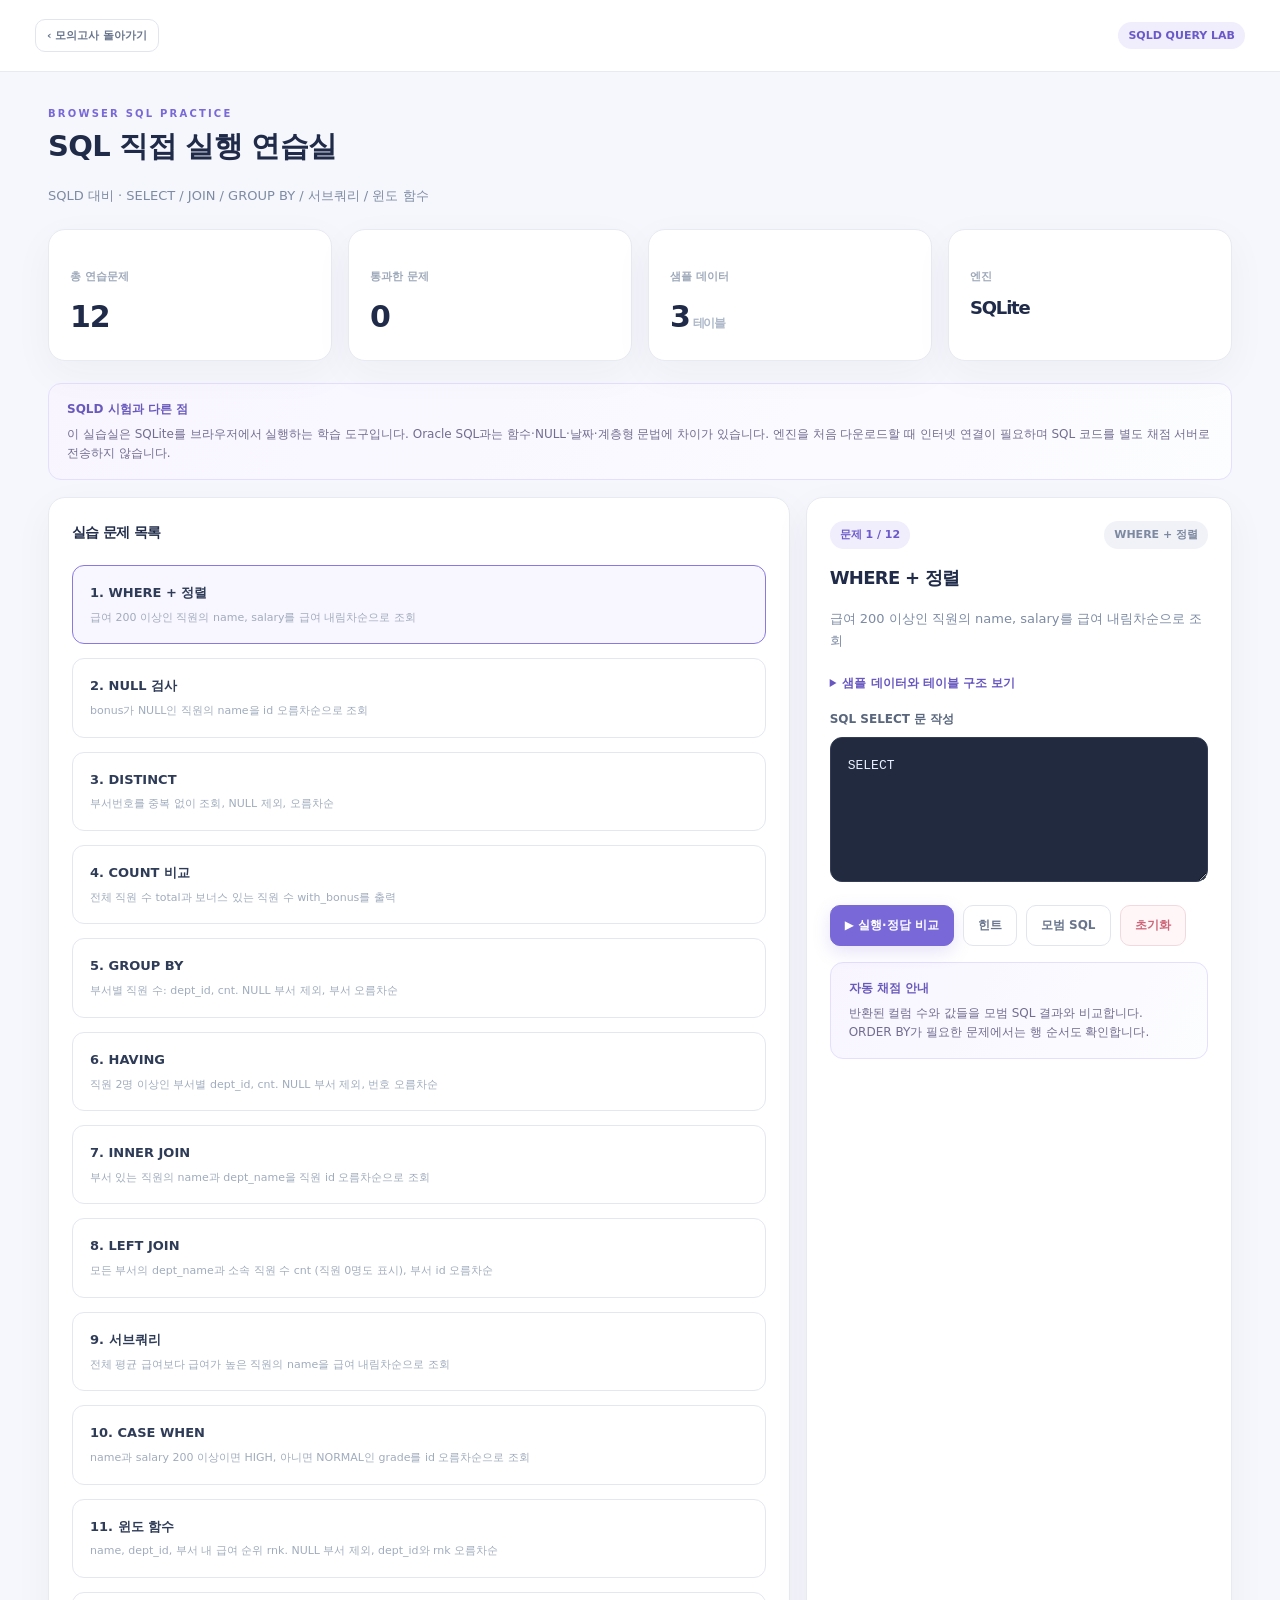
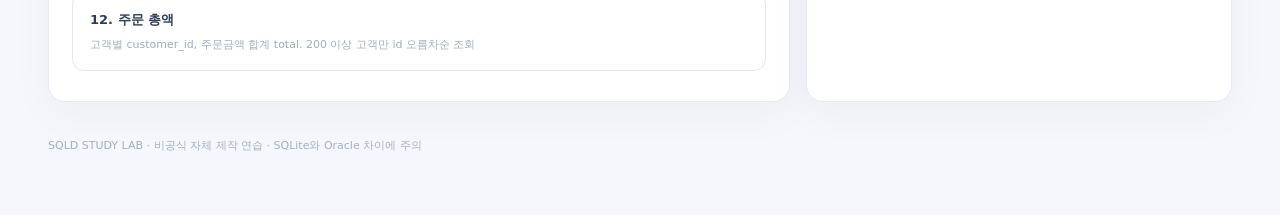
<file: sqld/lab.html>
<!doctype html>
<html lang="ko"><head><meta charset="utf-8"><meta name="viewport" content="width=device-width,initial-scale=1">
<meta name="theme-color" content="#7868d8"><meta name="description" content="SQLD 자격증 대비 브라우저 SQL 연습실. 샘플 테이블로 SELECT JOIN GROUP BY HAVING 서브쿼리 등을 실행하고 결과를 비교하는 비공식 학습 사이트.">
<title>SQL 실습실 | SQLD STUDY LAB</title><link rel="stylesheet" href="./style.css">
</head><body><div id="lab"></div><script src="./lab.js"></script></body></html>
</file>
<file: adsp/style.css>
:root{--bg:#f6f7fc;--surface:#fff;--surface-soft:#f8f8fe;--ink:#1f2b48;--muted:#7d8ba4;--pale:#a0abc0;--line:#e7eaf2;--accent:#7868d8;--accent-dark:#5f4ebc;--accent-soft:#f0edfd;--pink:#d991c1;--mint:#2baa90;--green:#178e74;--red:#cf617c;--shadow:0 12px 40px rgba(37,46,88,.042);--radius:17px}
*{box-sizing:border-box}html{scroll-behavior:smooth}body{margin:0;font-family:Pretendard,"Apple SD Gothic Neo","Malgun Gothic",system-ui,sans-serif;font-size:14px;color:var(--ink);background:var(--bg);line-height:1.6}button,input,select,textarea{font:inherit}button{cursor:pointer}button:disabled{opacity:.44;cursor:not-allowed}a{color:var(--accent-dark);text-decoration:none}a:hover{text-decoration:underline}button:focus-visible,input:focus-visible,select:focus-visible,a:focus-visible{outline:3px solid #a99cff;outline-offset:3px}h1,h2,h3,p{margin-top:0}h1,h2,h3{letter-spacing:-.7px}h1{font-size:29px;line-height:1.3}h2{font-size:17px}h3{font-size:14px}p{margin-bottom:12px}.app{min-height:100vh;display:grid;grid-template-columns:251px minmax(0,1fr)}.side{position:sticky;top:0;height:100vh;overflow:auto;background:#fff;border-right:1px solid var(--line);padding:26px 16px;display:flex;flex-direction:column;z-index:35}.brand{display:flex;gap:10px;align-items:center;padding:3px 9px 26px}.brand-mark{height:43px;width:43px;display:grid;place-items:center;border-radius:14px;background:linear-gradient(135deg,#7764dd,#d69acb);box-shadow:0 9px 23px #9d8de945;color:#fff;font-weight:900;font-size:20px}.brand strong{display:block;font-size:16px;line-height:1.15;letter-spacing:-.7px}.brand small{font-size:9px;letter-spacing:1.7px;color:#aab4c4;font-weight:900}.navtitle{font-size:10px;color:#a8b3c4;font-weight:850;letter-spacing:1.7px;padding:13px 12px 6px}.navbtn{border:0;background:transparent;width:100%;display:flex;gap:11px;align-items:center;text-align:left;color:#718098;font-weight:770;padding:12px;border-radius:10px;font-size:12px;margin:2px 0}.navbtn:hover{background:#f7f6ff;color:var(--accent-dark)}.navbtn.on{background:var(--accent-soft);color:var(--accent-dark)}.navicon{width:21px;text-align:center;font-size:18px;line-height:1}.sidebadge{margin-left:auto;border-radius:10px;color:var(--accent-dark);background:#eeeafa;padding:1px 8px;font-size:10px}.sidefoot{background:linear-gradient(120deg,#f8f6ff,#fcfaff);border:1px solid #f0edfb;border-radius:13px;padding:14px;margin-top:auto;font-size:11px;color:#8e85ab}.sidefoot strong{display:block;color:#6555bd;font-size:12px}.sidefoot p{margin:5px 0 0}.page{min-width:0}.topbar{height:72px;background:white;border-bottom:1px solid var(--line);display:flex;align-items:center;justify-content:space-between;padding:0 35px;gap:10px}.crumb{font-size:11px;color:#9ba7bb;font-weight:850;letter-spacing:.3px}.topright{display:flex;gap:10px;align-items:center}.avatar{background:#ede9fc;border-radius:10px;color:#7262cb;font-weight:900;width:35px;height:35px;display:grid;place-items:center}.chip{display:inline-flex;align-items:center;gap:5px;padding:5px 10px;background:var(--accent-soft);color:#6b59c9;border-radius:50px;font-weight:800;font-size:11px;white-space:nowrap}.chip.gray{background:#f0f2f7;color:#7d89a1}.chip.good{background:#e9f8f2;color:#17886e}.chip.bad{background:#ffeff3;color:#c35a74}.main{max-width:1340px;margin:auto;padding:34px 38px 60px}.eyebrow{font-size:10px;letter-spacing:2.2px;font-weight:900;color:var(--accent);margin-bottom:6px}.heading{margin:0 0 7px}.sub{color:var(--muted);font-size:13px;line-height:1.7;margin:0 0 22px}.panel,.stat,.tile,.exam-panel{background:var(--surface);border:1px solid var(--line);border-radius:var(--radius);box-shadow:var(--shadow)}.panel{padding:23px}.grid{display:grid;gap:16px}.stats{grid-template-columns:repeat(4,minmax(0,1fr));margin:22px 0}.stat{padding:21px;min-width:0}.stat .label{font-size:11px;color:#9ea9ba;font-weight:780}.stat strong{font-size:30px;line-height:1.5;letter-spacing:-1.2px;display:block}.stat strong small{font-size:12px;color:#aeb8c9;padding-left:3px}.feature-grid{grid-template-columns:repeat(2,minmax(0,1fr))}.tile{padding:25px;position:relative;overflow:hidden;min-height:204px}.tile:before{content:'';position:absolute;border-radius:50%;height:185px;width:185px;right:-60px;top:-90px;background:#f2efff}.tile.pink:before{background:#fff0f7}.tile.mint:before{background:#e9faf3}.tile>*{position:relative}.tileicon{width:43px;height:43px;border-radius:13px;display:grid;place-items:center;font-size:22px;background:#eeebff;color:#7a69d5}.tile.pink .tileicon{background:#fff2f8;color:#cf7fb4}.tile.mint .tileicon{background:#e7f8f1;color:#238d79}.tile h2{font-size:19px;margin:14px 0 5px}.tile p{font-size:12px;color:#8d98ae;max-width:390px}.row{display:flex;align-items:center;justify-content:space-between;gap:11px}.btn{padding:10px 14px;border:1px solid #e2e5ef;background:white;border-radius:10px;color:#68758d;font-size:12px;font-weight:820;display:inline-flex;justify-content:center;align-items:center;gap:7px;text-decoration:none;line-height:1.6}.btn:hover{border-color:#a598ee;background:#fcfaff;color:#6857c4;text-decoration:none}.btn.primary{background:var(--accent);color:#fff;border-color:var(--accent);box-shadow:0 6px 18px #806cdc32}.btn.primary:hover{background:#6451c5}.btn.warn{color:#ce6478;border-color:#f3d9df;background:#fff6f8}.btn.small{font-size:11px;padding:7px 11px}.btn.full{width:100%}.two{grid-template-columns:minmax(0,1.27fr) minmax(275px,.73fr)}.sectiontitle{display:flex;align-items:center;justify-content:space-between;gap:12px;margin:27px 0 14px}.sectiontitle h2{margin:0;font-size:17px}.bar{height:7px;overflow:hidden;border-radius:8px;background:#edf0f7;margin:8px 0}.bar>span{display:block;border-radius:8px;height:100%;background:linear-gradient(90deg,#ae9bfa,#7967d8)}.subjectline{margin:18px 0}.subjectline .row{font-size:12px;color:#8592a6}.subjectline strong{color:#7060c7}.steps{display:grid;gap:12px}.step{display:flex;align-items:center;gap:11px;font-size:12px;color:#7d8ba1}.step b{display:grid;place-items:center;border-radius:8px;height:26px;width:26px;flex-shrink:0;background:#f0edff;color:#7462cd;font-size:11px}.notice{padding:16px 18px;border:1px solid #e4dffd;background:linear-gradient(120deg,#f8f5ff,#fcfdff);border-radius:13px;color:#736d91;font-size:12px}.notice strong{color:#6a59bd}.notice p{margin:6px 0 0}.segments{display:inline-flex;gap:4px;background:#f4f5fb;border:1px solid #e5e7f1;border-radius:12px;padding:4px;flex-wrap:wrap}.segments button{background:transparent;border:0;color:#8a96a9;padding:8px 14px;font-size:12px;font-weight:820;border-radius:9px}.segments button.on{background:white;color:#6352ba;box-shadow:0 3px 12px #30408018}.select,.search,.textinput{border:1px solid #e2e6f0;border-radius:10px;padding:12px 13px;background:white;color:#52617c;outline-color:#8f7bea;max-width:100%}.search{min-width:230px;flex:1}.toolbar{display:flex;flex-wrap:wrap;align-items:center;gap:9px;margin:16px 0}.choiceset{display:grid;grid-template-columns:repeat(2,minmax(0,1fr));gap:10px}.choicecard{background:#fff;border:1px solid #e5e7f0;border-radius:12px;text-align:left;padding:17px;color:#7f8ba2}.choicecard b{font-size:13px;color:#2f3c58;display:block}.choicecard small{font-size:11px;display:block;color:#a0acbd;margin-top:5px}.choicecard.on{border:1.5px solid #8a78e5;background:#f8f6ff}.label{display:block;font-size:12px;font-weight:820;color:#59667c;margin:17px 0 8px}.topic-grid{grid-template-columns:repeat(3,minmax(0,1fr))}.topicbox{padding:19px}.topicbox h3{font-size:15px;margin:14px 0 5px}.topicbox p{font-size:11px;color:#9ca6b9}.topicbox .btn{margin-top:13px}.listrow{display:flex;align-items:center;gap:12px;border-bottom:1px solid #edf0f5;padding:15px 2px}.listrow:last-child{border-bottom:0}.listrow .text{min-width:0;flex:1}.listrow .text b{font-size:12px;color:#36445f;line-height:1.55;display:block}.listrow .text small{font-size:11px;color:#a0aabc;display:block;margin-bottom:4px}.star{border:0;border-radius:9px;background:#f4f0ff;color:#aca4d1;font-size:19px;width:34px;height:34px;line-height:1}.star.on{color:#dfa648;background:#fff8e7}.empty{text-align:center;color:#99a6b8;padding:40px 15px}.empty strong{display:block;color:#52617b}.exam-layout{display:grid;grid-template-columns:minmax(0,1fr) 260px;gap:17px}.exam-panel{padding:26px}.exam-kicker{font-size:11px;letter-spacing:1.4px;color:#7e6bd6;font-weight:900;margin:18px 0 10px}.question{font-size:20px;font-weight:850;line-height:1.7;letter-spacing:-.5px;margin-bottom:24px;word-break:keep-all;white-space:pre-wrap}.option{border:1px solid #e4e8f0;background:#fff;border-radius:12px;color:#67758e;padding:14px 16px;display:flex;gap:12px;align-items:flex-start;text-align:left;width:100%;font-size:13px;font-weight:700;margin:10px 0;min-height:53px}.option .circle{width:25px;height:25px;flex-shrink:0;border:1px solid #dce0ea;border-radius:8px;display:grid;place-items:center;font-size:11px}.option.selected{background:#f7f4ff;color:#5948b2;border-color:#9180e6}.option.selected .circle{background:#7b68dd;color:white;border-color:#7b68dd}.quizactions{display:flex;align-items:center;justify-content:space-between;gap:10px;flex-wrap:wrap;margin-top:26px}.numbers{display:grid;grid-template-columns:repeat(5,minmax(0,1fr));gap:7px}.num{border:1px solid #e5e9f1;border-radius:9px;min-height:36px;background:white;color:#a0aabc;font-size:11px;font-weight:800}.num.done{background:#f1edfe;border-color:#e4dcfa;color:#7865cf}.num.current{background:#7968d9;color:white;border-color:#7968d9}.clock{font:900 25px/1.5 ui-monospace,Consolas,monospace;font-variant-numeric:tabular-nums;color:#6553bb}.review{border:1px solid var(--line);border-radius:14px;background:white;padding:18px;margin:11px 0}.review-q{font-size:14px;font-weight:850;color:#2e3b56;margin:12px 0;line-height:1.65}.review-ans{font-size:12px;color:#7b899e;margin:6px 0}.review-ans b{color:#36445e}.explain{border-radius:10px;background:#f7f8fc;color:#71819b;padding:12px 14px;font-size:12px;margin-top:11px}.score-circle{height:128px;width:128px;display:grid;place-items:center;border-radius:50%;margin:6px auto 18px;background:conic-gradient(#7968d8 var(--pct),#edf0f7 var(--pct))}.score-circle>span{height:100px;width:100px;background:white;border-radius:50%;display:flex;justify-content:center;align-items:center;font-size:30px;font-weight:900;color:#5e4cc1}.historytable{width:100%;border-collapse:collapse;font-size:12px;min-width:630px}.historytable th,.historytable td{text-align:left;border-bottom:1px solid #eef0f5;padding:13px 10px}.historytable th{font-size:11px;color:#a0a9b9}.historytable td{color:#718097}.historytable strong{color:#35435c}.concept{border-radius:14px;background:white;border:1px solid var(--line);padding:20px;margin-bottom:13px}.concept h3{font-size:15px;margin:0 0 8px}.concept p{color:#70809a;font-size:12px;margin:5px 0}.concept ul{margin:10px 0 0;padding-left:19px;font-size:12px;color:#6c7992;line-height:1.9}.formula{border:1px solid #e6e3f5;border-radius:11px;background:#fbfaff;padding:13px;color:#5544a8;font:600 12px/1.8 ui-monospace,Consolas,monospace;white-space:pre-wrap;overflow-wrap:anywhere}.flashcard{display:grid;gap:15px;max-width:760px;margin:20px auto}.flashframe{border:1px solid #ddd6fa;border-radius:19px;background:linear-gradient(135deg,#faf7ff,#fff);padding:35px;min-height:240px;display:flex;align-items:center;flex-direction:column;justify-content:center;text-align:center}.flashframe .big{font-size:25px;font-weight:850;letter-spacing:-.8px}.flashframe .small{font-size:12px;color:#8c8ca9;margin-top:12px}.footer{margin-top:35px;font-size:11px;color:#a3aec1}.footer a{color:#897bb5}.hamburger{display:none}.overlay{display:none}#toast{position:fixed;z-index:99;bottom:27px;left:50%;transform:translate(-50%,20px);opacity:0;pointer-events:none;background:#273552;color:#fff;border-radius:12px;box-shadow:0 15px 33px #23294a3d;font-size:12px;padding:12px 19px;transition:.18s}#toast.show{transform:translate(-50%,0);opacity:1}
@media(max-width:1170px){.app{grid-template-columns:215px minmax(0,1fr)}.side{padding:20px 10px}.main{padding:28px 24px}.topic-grid{grid-template-columns:repeat(2,minmax(0,1fr))}.stats{grid-template-columns:repeat(2,minmax(0,1fr))}.exam-layout{grid-template-columns:minmax(0,1fr) 230px}}
@media(max-width:790px){.app{display:block}.side{position:fixed;top:0;left:0;height:100%;width:255px;transform:translateX(-110%);transition:.18s;box-shadow:15px 0 42px #1c264828}.side.open{transform:translateX(0)}.overlay.open{display:block;background:#18234077;position:fixed;inset:0;z-index:28}.hamburger{display:inline-flex;border:0;background:#f1edff;color:#6150bd;border-radius:9px;padding:8px 12px}.topbar{height:65px;padding:0 15px}.crumb{display:none}.topright .chip.gray{display:none}.main{padding:23px 16px 40px}.heading{font-size:25px}.feature-grid,.two,.exam-layout{grid-template-columns:1fr}.topic-grid{grid-template-columns:1fr}.exam-layout aside{order:-1}.exam-layout aside .numbers{display:none}.exam-layout .exam-panel{padding:18px}.question{font-size:17px}.choiceset{grid-template-columns:1fr}.panel{padding:18px}.tile{padding:20px}.stat{padding:17px}.stat strong{font-size:27px}.search{min-width:100%}.flashframe{padding:24px}.flashframe .big{font-size:22px}}
@media(prefers-reduced-motion:reduce){*{transition:none!important;scroll-behavior:auto!important}}
</file>
<file: bssm-coding/style.css>
:root{--bg:#f6f7fb;--white:#fff;--ink:#202d47;--sub:#718097;--muted:#a0aabb;--line:#e8ebf2;--accent:#7467dd;--accent2:#5447bb;--a-soft:#f0edff;--pink:#fff1f8;--mint:#eaf8f3;--green:#178c6c;--red:#c44f68;--shadow:0 10px 32px rgba(40,46,82,.035)}
*{box-sizing:border-box}html{scroll-behavior:smooth}body{margin:0;background:var(--bg);color:var(--ink);font:14px/1.65 Pretendard,"Apple SD Gothic Neo","Malgun Gothic",system-ui,sans-serif}button,input,textarea,select{font:inherit}button{cursor:pointer}button:disabled{opacity:.46;cursor:not-allowed}a{color:var(--accent2)}a:hover{text-decoration:underline}button:focus-visible,input:focus-visible,select:focus-visible,textarea:focus-visible{outline:3px solid #ada3ff;outline-offset:2px}h1,h2,h3,p{margin-top:0}h1,h2,h3{letter-spacing:-.7px}h1{font-size:28px;line-height:1.35}h2{font-size:17px}h3{font-size:15px}small{font-size:11px}pre,code{font:13px/1.7 ui-monospace,SFMono-Regular,Menlo,Consolas,monospace}pre{overflow:auto;white-space:pre-wrap;word-break:break-word}.app-shell{min-height:100vh;display:grid;grid-template-columns:252px minmax(0,1fr)}.sidebar{height:100vh;position:sticky;top:0;background:white;border-right:1px solid var(--line);padding:26px 15px;display:flex;flex-direction:column;z-index:30;overflow-y:auto}.logo{display:flex;gap:11px;align-items:center;margin:2px 9px 28px}.logo-icon{height:42px;width:42px;display:grid;place-items:center;color:white;font:900 24px monospace;background:linear-gradient(135deg,#7765df,#c68bdd);border-radius:13px;box-shadow:0 6px 20px #7765df30}.logo b{font-size:15px;line-height:1.2;display:block;letter-spacing:-.7px}.logo small{display:block;color:#a2aabd;font-size:9px;letter-spacing:1.8px;font-weight:800}.nav-label{font-size:10px;font-weight:850;letter-spacing:1.8px;color:#a7b0bf;padding:9px 14px 6px}.nav{width:100%;display:flex;align-items:center;gap:12px;border:0;background:white;text-align:left;padding:12px 14px;border-radius:11px;font-weight:780;color:#758199;font-size:12px;margin:2px 0}.nav:hover{background:#f8f7fe;color:#6355c8}.nav.selected{background:var(--a-soft);color:#6555c8}.nav-icon{width:20px;flex-shrink:0;text-align:center;font-size:17px}.nav .count{margin-left:auto;background:#efeaff;color:#725fd2;border-radius:99px;padding:0 7px;font-size:10px}.sidefoot{margin-top:auto;background:#f7f5fd;border-radius:14px;padding:15px;color:#82789e;font-size:11px}.sidefoot b{display:block;color:#695bbf;margin-bottom:4px}.layout{min-width:0}.topbar{height:73px;border-bottom:1px solid var(--line);background:white;padding:0 33px;display:flex;justify-content:space-between;align-items:center;gap:10px}.crumb{color:#a0aaba;font-size:11px;font-weight:800}.meta{display:flex;align-items:center;gap:9px}.chip{display:inline-flex;align-items:center;gap:5px;border-radius:99px;background:var(--a-soft);color:#6e5ccd;padding:5px 10px;font-size:11px;font-weight:820;white-space:nowrap}.chip.gray{background:#f1f3f8;color:#8792a6}.chip.green{background:#e8f8f1;color:#168267}.chip.red{background:#ffedf0;color:#c25468}.avatar{display:grid;place-items:center;border-radius:10px;background:#eeeafa;color:#6d5ccf;width:33px;height:33px;font-weight:850;font-size:11px}.main{max-width:1300px;margin:0 auto;padding:31px 36px 60px}.eyebrow{font-size:10px;letter-spacing:2.1px;color:var(--accent);font-weight:900;margin-bottom:7px}.subtitle{font-size:13px;color:#7c889b;margin-bottom:22px;max-width:820px}.heading{margin:0 0 8px}.grid{display:grid;gap:16px}.stats{grid-template-columns:repeat(4,minmax(0,1fr));margin:24px 0}.stat,.card,.panel,.quizpanel{border:1px solid var(--line);background:white;border-radius:18px;box-shadow:var(--shadow)}.stat{padding:20px;min-width:0}.stat small{display:block;color:#98a4b4;font-weight:760}.stat strong{display:block;font-size:30px;line-height:1.4;letter-spacing:-1px;margin-top:4px}.stat em{font-size:12px;color:#a3adba;font-style:normal;margin-left:2px}.feature-grid{grid-template-columns:repeat(2,minmax(0,1fr))}.card{padding:24px;position:relative;overflow:hidden}.card:before{position:absolute;content:"";right:-64px;top:-81px;width:190px;height:190px;border-radius:100%;background:#f1effe}.card.peach:before{background:#fff0f7}.card.mint:before{background:#eaf8f4}.card>*{position:relative}.card h2{font-size:20px;margin:16px 0 6px}.card p{font-size:12px;color:#8693a6;margin-bottom:21px;max-width:380px}.feature-icon{width:43px;height:43px;border-radius:13px;background:#f0edff;color:var(--accent2);font-size:23px;display:grid;place-items:center}.card.mint .feature-icon{color:#19866e;background:#e1f7ed}.card.peach .feature-icon{color:#bc6587;background:#fff0f6}.row{display:flex;align-items:center;justify-content:space-between;gap:10px}.btn{background:white;border:1px solid #e1e5ed;border-radius:10px;color:#63708a;padding:10px 14px;font-weight:830;font-size:12px;display:inline-flex;align-items:center;justify-content:center;gap:8px;line-height:1.5;text-decoration:none}.btn:hover{background:#faf9ff;border-color:#9e90e8;color:#6152bd;text-decoration:none}.btn.primary{background:var(--accent);color:white;border-color:var(--accent);box-shadow:0 7px 19px #7362da22}.btn.primary:hover{background:var(--accent2)}.btn.teal{background:#159679;color:white;border-color:#159679}.btn.warn{background:#fff6f8;color:var(--red);border-color:#f5dce3}.btn.small{font-size:11px;padding:7px 10px}.btn.wide{width:100%}.section-title{display:flex;justify-content:space-between;align-items:center;margin:27px 0 13px;gap:10px}.section-title h2{margin:0}.panel{padding:23px}.two{grid-template-columns:minmax(0,1.28fr) minmax(275px,.82fr)}.bar{height:7px;background:#eef0f5;border-radius:7px;overflow:hidden;margin-top:8px}.bar>span{height:100%;background:linear-gradient(90deg,#a798f2,#7767da);display:block;border-radius:7px}.topicbar{margin:18px 0}.topicbar .row{font-size:12px;color:#8290a2}.topicbar strong{color:#6a5ace}.steps{display:grid;gap:12px}.step{display:flex;gap:11px;font-size:12px;color:#7a899f;align-items:center}.step span{display:grid;place-items:center;width:27px;height:27px;background:#f0edff;color:#6f5dcf;border-radius:8px;font-weight:900;flex-shrink:0}.notice{padding:16px 18px;background:linear-gradient(110deg,#f8f4ff,#fbfcff);border:1px solid #e7e0fd;border-radius:14px;color:#776c98;font-size:12px}.notice b{color:#6355b8}.notice p{margin:6px 0 0}.levels{display:flex;gap:8px;flex-wrap:wrap;margin:17px 0}.segment{display:inline-flex;gap:3px;padding:4px;border:1px solid #e6e9ef;border-radius:12px;background:#f7f8fb}.segment button{border:0;background:transparent;border-radius:9px;padding:8px 13px;font-size:12px;color:#8794a9;font-weight:820}.segment button.active{background:white;color:#6051bf;box-shadow:0 3px 10px #29305b12}.toolbar{display:flex;align-items:center;gap:10px;flex-wrap:wrap;margin:15px 0}.select,.search{padding:11px 13px;background:white;border:1px solid #e2e6ee;border-radius:10px;color:#66758c;max-width:100%}.search{min-width:230px;flex:1}.list{display:grid;gap:10px}.item{border:1px solid #eaedf3;border-radius:13px;background:white;padding:16px;display:flex;justify-content:space-between;align-items:center;gap:15px}.item-text{min-width:0;flex:1}.item small{display:block;color:#9aa6b7;margin-bottom:5px}.item strong{font-size:13px;color:#34435f;display:block;line-height:1.5}.item .actions{display:flex;align-items:center;gap:7px}.star{width:33px;height:33px;border:0;background:#f4f2ff;color:#aaa4cb;font-size:20px;border-radius:8px}.star.on{background:#fff7df;color:#d9a43c}.empty{text-align:center;padding:45px 18px;color:#9aa8bb}.empty b{display:block;color:#53637b;font-size:14px}.setup{display:grid;grid-template-columns:minmax(0,1.25fr) minmax(245px,.75fr);gap:17px}.options-grid{display:grid;grid-template-columns:repeat(2,minmax(0,1fr));gap:11px}.option-card{background:white;border:1px solid #e6e8f1;border-radius:12px;text-align:left;padding:17px;color:#71809a}.option-card b{display:block;font-size:14px;color:#38465d}.option-card small{display:block;color:#9aa4b3;margin-top:3px}.option-card.on{border:1.5px solid #8270df;background:#f8f6ff}.field{display:block;font-weight:860;font-size:12px;color:#53637a;margin:18px 0 8px}.quizlayout{display:grid;grid-template-columns:minmax(0,1fr) 268px;gap:16px}.quizpanel{padding:26px}.question-kicker{font-weight:880;color:#7965d5;letter-spacing:.7px;font-size:11px;margin:18px 0 10px}.question-text{font-size:19px;font-weight:850;line-height:1.7;white-space:pre-wrap;word-break:keep-all;margin:12px 0 18px}.snippet{background:#212940;color:#e4ebff;border-radius:13px;padding:18px;white-space:pre;overflow:auto;line-height:1.8;margin:15px 0;font-size:12px;tab-size:4}.snippet code{color:inherit;background:transparent}.choice{background:white;border:1px solid #e3e7f0;border-radius:11px;padding:14px;text-align:left;width:100%;display:flex;align-items:flex-start;gap:11px;color:#66758d;font-weight:700;margin:9px 0;line-height:1.6}.choice span{display:grid;place-items:center;border:1px solid #e1e3ee;border-radius:7px;width:23px;height:23px;flex-shrink:0;font-size:11px}.choice.on{border-color:#9383e9;background:#f8f6ff;color:#5c4fb5}.choice.on span{background:#7765df;color:white;border-color:#7765df}.answer{width:100%;padding:14px;border-radius:11px;border:1px solid #dfe4ef;background:white;color:#30405b;min-height:50px}.code-editor{min-height:260px;background:#1f293d;color:#e5eafa;font:13px/1.7 Consolas,"D2Coding",monospace;tab-size:4;resize:vertical;white-space:pre;padding:17px 18px;border:1px solid #273049;border-radius:12px;width:100%;outline-color:#a899fb}.samples{display:grid;grid-template-columns:1fr 1fr;gap:10px}.samples>div{border:1px solid var(--line);background:#fafbfe;border-radius:11px;padding:13px}.samples b{font-size:11px;color:#6e7d93}.samples pre{font-size:12px;margin:8px 0 0;min-height:30px}.code-note{font-size:11px;color:#98a4b5;margin:9px 0}.run-output{background:#f4f7ff;border:1px solid #dae2f9;border-radius:12px;margin-top:14px;padding:14px;font-size:12px}.run-output b{color:#596bb0}.run-output pre{margin:7px 0 0}.question-actions{display:flex;align-items:center;justify-content:space-between;gap:10px;flex-wrap:wrap;margin-top:25px}.numbers{display:grid;grid-template-columns:repeat(5,minmax(0,1fr));gap:7px}.num{border:1px solid #e4e7f0;background:white;color:#9da6b6;border-radius:9px;min-height:38px;font-size:11px;font-weight:850}.num.done{background:#efedff;border-color:#dfd9fa;color:#6856c7}.num.current{background:#7664db;border-color:#7664db;color:white}.timer{font:900 26px/1.4 ui-monospace,monospace;color:#6250bc}.review{border:1px solid var(--line);background:white;padding:19px;border-radius:14px;margin:11px 0}.review h3{font-size:14px;white-space:pre-wrap;line-height:1.65;margin:10px 0}.review p{font-size:12px;color:#8290a5}.review-answer{margin-top:10px;font-size:12px;color:#6d7990}.review-answer b{color:#3f4e68}.explain{padding:12px 14px;background:#f7f8fc;border-radius:10px;color:#738198;font-size:12px;white-space:pre-wrap;margin-top:12px}.result-grid{grid-template-columns:minmax(0,1fr) minmax(0,1fr)}.score{height:126px;width:126px;border-radius:50%;margin:8px auto 17px;display:grid;place-items:center;background:conic-gradient(#8271dc var(--percent),#edf0f7 var(--percent))}.score span{width:98px;height:98px;background:white;border-radius:50%;display:grid;place-items:center;font-weight:900;font-size:27px;color:#5f4ec0}.historytable{width:100%;border-collapse:collapse;font-size:12px;min-width:590px}.historytable th,.historytable td{border-bottom:1px solid #eef0f5;padding:13px;text-align:left}.historytable th{font-size:11px;color:#9da9b8}.historytable td{color:#74819b}.hint{border:1px solid #ebdfbd;background:#fffaf0;color:#907746;font-size:12px;border-radius:11px;padding:13px;margin:15px 0}.footer{color:#a4adbe;font-size:11px;margin-top:30px}.footer a{color:#8c86ad}.mobile-menu{display:none}.overlay{display:none}#toast{opacity:0;pointer-events:none;position:fixed;left:50%;bottom:25px;transform:translate(-50%,20px);background:#2b3550;color:white;font-size:12px;padding:12px 19px;border-radius:12px;z-index:100;transition:.18s;box-shadow:0 10px 24px #0002}#toast.show{opacity:1;transform:translate(-50%,0)}
@media(max-width:1100px){.app-shell{grid-template-columns:220px minmax(0,1fr)}.sidebar{padding:20px 10px}.main{padding:27px 22px}.stats{grid-template-columns:repeat(2,minmax(0,1fr))}.quizlayout{grid-template-columns:minmax(0,1fr) 220px}.topbar{padding:0 21px}}
@media(max-width:790px){.app-shell{display:block}.sidebar{position:fixed;left:0;top:0;bottom:0;height:100%;width:255px;transform:translateX(-110%);transition:.2s;box-shadow:15px 0 40px #10172b19}.sidebar.open{transform:translateX(0)}.overlay.open{display:block;position:fixed;inset:0;z-index:25;background:#1015287e}.mobile-menu{display:inline-flex;border:0;background:#f1eeff;border-radius:9px;padding:8px 12px;color:#6856bf}.topbar{height:63px;padding:0 16px}.crumb{display:none}.main{padding:23px 16px 38px}h1{font-size:24px}.feature-grid,.two,.setup,.quizlayout,.result-grid{grid-template-columns:1fr}.quizpanel{padding:18px}.question-text{font-size:17px}.quizlayout>aside{order:-1}.quizlayout aside .numbers{display:none}.options-grid{grid-template-columns:1fr}.stats{gap:10px}.stat{padding:17px}.stat strong{font-size:27px}.samples{grid-template-columns:1fr}.search{min-width:100%}}
@media(prefers-reduced-motion:reduce){*{transition:none!important;scroll-behavior:auto!important}}

/* Language selector: always accessible without overflowing small mobile screens */
.lang-switch{flex-shrink:0}.lang-switch button{white-space:nowrap}
@media(max-width:790px){.topbar .meta>.chip,.topbar .meta>.avatar{display:none}.lang-switch button{padding:7px 11px}.topbar{gap:4px}.main .feature-grid{min-width:0}}
</file>
<file: sqld/style.css>
:root{--bg:#f6f7fc;--surface:#fff;--surface-soft:#f8f8fe;--ink:#1f2b48;--muted:#7d8ba4;--pale:#a0abc0;--line:#e7eaf2;--accent:#7868d8;--accent-dark:#5f4ebc;--accent-soft:#f0edfd;--pink:#d991c1;--mint:#2baa90;--green:#178e74;--red:#cf617c;--shadow:0 12px 40px rgba(37,46,88,.042);--radius:17px}
*{box-sizing:border-box}html{scroll-behavior:smooth}body{margin:0;font-family:Pretendard,"Apple SD Gothic Neo","Malgun Gothic",system-ui,sans-serif;font-size:14px;color:var(--ink);background:var(--bg);line-height:1.6}button,input,select,textarea{font:inherit}button{cursor:pointer}button:disabled{opacity:.44;cursor:not-allowed}a{color:var(--accent-dark);text-decoration:none}a:hover{text-decoration:underline}button:focus-visible,input:focus-visible,select:focus-visible,a:focus-visible{outline:3px solid #a99cff;outline-offset:3px}h1,h2,h3,p{margin-top:0}h1,h2,h3{letter-spacing:-.7px}h1{font-size:29px;line-height:1.3}h2{font-size:17px}h3{font-size:14px}p{margin-bottom:12px}.app{min-height:100vh;display:grid;grid-template-columns:251px minmax(0,1fr)}.side{position:sticky;top:0;height:100vh;overflow:auto;background:#fff;border-right:1px solid var(--line);padding:26px 16px;display:flex;flex-direction:column;z-index:35}.brand{display:flex;gap:10px;align-items:center;padding:3px 9px 26px}.brand-mark{height:43px;width:43px;display:grid;place-items:center;border-radius:14px;background:linear-gradient(135deg,#7764dd,#d69acb);box-shadow:0 9px 23px #9d8de945;color:#fff;font-weight:900;font-size:20px}.brand strong{display:block;font-size:16px;line-height:1.15;letter-spacing:-.7px}.brand small{font-size:9px;letter-spacing:1.7px;color:#aab4c4;font-weight:900}.navtitle{font-size:10px;color:#a8b3c4;font-weight:850;letter-spacing:1.7px;padding:13px 12px 6px}.navbtn{border:0;background:transparent;width:100%;display:flex;gap:11px;align-items:center;text-align:left;color:#718098;font-weight:770;padding:12px;border-radius:10px;font-size:12px;margin:2px 0}.navbtn:hover{background:#f7f6ff;color:var(--accent-dark)}.navbtn.on{background:var(--accent-soft);color:var(--accent-dark)}.navicon{width:21px;text-align:center;font-size:18px;line-height:1}.sidebadge{margin-left:auto;border-radius:10px;color:var(--accent-dark);background:#eeeafa;padding:1px 8px;font-size:10px}.sidefoot{background:linear-gradient(120deg,#f8f6ff,#fcfaff);border:1px solid #f0edfb;border-radius:13px;padding:14px;margin-top:auto;font-size:11px;color:#8e85ab}.sidefoot strong{display:block;color:#6555bd;font-size:12px}.sidefoot p{margin:5px 0 0}.page{min-width:0}.topbar{height:72px;background:white;border-bottom:1px solid var(--line);display:flex;align-items:center;justify-content:space-between;padding:0 35px;gap:10px}.crumb{font-size:11px;color:#9ba7bb;font-weight:850;letter-spacing:.3px}.topright{display:flex;gap:10px;align-items:center}.avatar{background:#ede9fc;border-radius:10px;color:#7262cb;font-weight:900;width:35px;height:35px;display:grid;place-items:center}.chip{display:inline-flex;align-items:center;gap:5px;padding:5px 10px;background:var(--accent-soft);color:#6b59c9;border-radius:50px;font-weight:800;font-size:11px;white-space:nowrap}.chip.gray{background:#f0f2f7;color:#7d89a1}.chip.good{background:#e9f8f2;color:#17886e}.chip.bad{background:#ffeff3;color:#c35a74}.main{max-width:1340px;margin:auto;padding:34px 38px 60px}.eyebrow{font-size:10px;letter-spacing:2.2px;font-weight:900;color:var(--accent);margin-bottom:6px}.heading{margin:0 0 7px}.sub{color:var(--muted);font-size:13px;line-height:1.7;margin:0 0 22px}.panel,.stat,.tile,.exam-panel{background:var(--surface);border:1px solid var(--line);border-radius:var(--radius);box-shadow:var(--shadow)}.panel{padding:23px}.grid{display:grid;gap:16px}.stats{grid-template-columns:repeat(4,minmax(0,1fr));margin:22px 0}.stat{padding:21px;min-width:0}.stat .label{font-size:11px;color:#9ea9ba;font-weight:780}.stat strong{font-size:30px;line-height:1.5;letter-spacing:-1.2px;display:block}.stat strong small{font-size:12px;color:#aeb8c9;padding-left:3px}.feature-grid{grid-template-columns:repeat(2,minmax(0,1fr))}.tile{padding:25px;position:relative;overflow:hidden;min-height:204px}.tile:before{content:'';position:absolute;border-radius:50%;height:185px;width:185px;right:-60px;top:-90px;background:#f2efff}.tile.pink:before{background:#fff0f7}.tile.mint:before{background:#e9faf3}.tile>*{position:relative}.tileicon{width:43px;height:43px;border-radius:13px;display:grid;place-items:center;font-size:22px;background:#eeebff;color:#7a69d5}.tile.pink .tileicon{background:#fff2f8;color:#cf7fb4}.tile.mint .tileicon{background:#e7f8f1;color:#238d79}.tile h2{font-size:19px;margin:14px 0 5px}.tile p{font-size:12px;color:#8d98ae;max-width:390px}.row{display:flex;align-items:center;justify-content:space-between;gap:11px}.btn{padding:10px 14px;border:1px solid #e2e5ef;background:white;border-radius:10px;color:#68758d;font-size:12px;font-weight:820;display:inline-flex;justify-content:center;align-items:center;gap:7px;text-decoration:none;line-height:1.6}.btn:hover{border-color:#a598ee;background:#fcfaff;color:#6857c4;text-decoration:none}.btn.primary{background:var(--accent);color:#fff;border-color:var(--accent);box-shadow:0 6px 18px #806cdc32}.btn.primary:hover{background:#6451c5}.btn.warn{color:#ce6478;border-color:#f3d9df;background:#fff6f8}.btn.small{font-size:11px;padding:7px 11px}.btn.full{width:100%}.two{grid-template-columns:minmax(0,1.27fr) minmax(275px,.73fr)}.sectiontitle{display:flex;align-items:center;justify-content:space-between;gap:12px;margin:27px 0 14px}.sectiontitle h2{margin:0;font-size:17px}.bar{height:7px;overflow:hidden;border-radius:8px;background:#edf0f7;margin:8px 0}.bar>span{display:block;border-radius:8px;height:100%;background:linear-gradient(90deg,#ae9bfa,#7967d8)}.subjectline{margin:18px 0}.subjectline .row{font-size:12px;color:#8592a6}.subjectline strong{color:#7060c7}.steps{display:grid;gap:12px}.step{display:flex;align-items:center;gap:11px;font-size:12px;color:#7d8ba1}.step b{display:grid;place-items:center;border-radius:8px;height:26px;width:26px;flex-shrink:0;background:#f0edff;color:#7462cd;font-size:11px}.notice{padding:16px 18px;border:1px solid #e4dffd;background:linear-gradient(120deg,#f8f5ff,#fcfdff);border-radius:13px;color:#736d91;font-size:12px}.notice strong{color:#6a59bd}.notice p{margin:6px 0 0}.segments{display:inline-flex;gap:4px;background:#f4f5fb;border:1px solid #e5e7f1;border-radius:12px;padding:4px;flex-wrap:wrap}.segments button{background:transparent;border:0;color:#8a96a9;padding:8px 14px;font-size:12px;font-weight:820;border-radius:9px}.segments button.on{background:white;color:#6352ba;box-shadow:0 3px 12px #30408018}.select,.search,.textinput{border:1px solid #e2e6f0;border-radius:10px;padding:12px 13px;background:white;color:#52617c;outline-color:#8f7bea;max-width:100%}.search{min-width:230px;flex:1}.toolbar{display:flex;flex-wrap:wrap;align-items:center;gap:9px;margin:16px 0}.choiceset{display:grid;grid-template-columns:repeat(2,minmax(0,1fr));gap:10px}.choicecard{background:#fff;border:1px solid #e5e7f0;border-radius:12px;text-align:left;padding:17px;color:#7f8ba2}.choicecard b{font-size:13px;color:#2f3c58;display:block}.choicecard small{font-size:11px;display:block;color:#a0acbd;margin-top:5px}.choicecard.on{border:1.5px solid #8a78e5;background:#f8f6ff}.label{display:block;font-size:12px;font-weight:820;color:#59667c;margin:17px 0 8px}.topic-grid{grid-template-columns:repeat(3,minmax(0,1fr))}.topicbox{padding:19px}.topicbox h3{font-size:15px;margin:14px 0 5px}.topicbox p{font-size:11px;color:#9ca6b9}.topicbox .btn{margin-top:13px}.listrow{display:flex;align-items:center;gap:12px;border-bottom:1px solid #edf0f5;padding:15px 2px}.listrow:last-child{border-bottom:0}.listrow .text{min-width:0;flex:1}.listrow .text b{font-size:12px;color:#36445f;line-height:1.55;display:block}.listrow .text small{font-size:11px;color:#a0aabc;display:block;margin-bottom:4px}.star{border:0;border-radius:9px;background:#f4f0ff;color:#aca4d1;font-size:19px;width:34px;height:34px;line-height:1}.star.on{color:#dfa648;background:#fff8e7}.empty{text-align:center;color:#99a6b8;padding:40px 15px}.empty strong{display:block;color:#52617b}.exam-layout{display:grid;grid-template-columns:minmax(0,1fr) 260px;gap:17px}.exam-panel{padding:26px}.exam-kicker{font-size:11px;letter-spacing:1.4px;color:#7e6bd6;font-weight:900;margin:18px 0 10px}.question{font-size:20px;font-weight:850;line-height:1.7;letter-spacing:-.5px;margin-bottom:24px;word-break:keep-all;white-space:pre-wrap}.option{border:1px solid #e4e8f0;background:#fff;border-radius:12px;color:#67758e;padding:14px 16px;display:flex;gap:12px;align-items:flex-start;text-align:left;width:100%;font-size:13px;font-weight:700;margin:10px 0;min-height:53px}.option .circle{width:25px;height:25px;flex-shrink:0;border:1px solid #dce0ea;border-radius:8px;display:grid;place-items:center;font-size:11px}.option.selected{background:#f7f4ff;color:#5948b2;border-color:#9180e6}.option.selected .circle{background:#7b68dd;color:white;border-color:#7b68dd}.quizactions{display:flex;align-items:center;justify-content:space-between;gap:10px;flex-wrap:wrap;margin-top:26px}.numbers{display:grid;grid-template-columns:repeat(5,minmax(0,1fr));gap:7px}.num{border:1px solid #e5e9f1;border-radius:9px;min-height:36px;background:white;color:#a0aabc;font-size:11px;font-weight:800}.num.done{background:#f1edfe;border-color:#e4dcfa;color:#7865cf}.num.current{background:#7968d9;color:white;border-color:#7968d9}.clock{font:900 25px/1.5 ui-monospace,Consolas,monospace;font-variant-numeric:tabular-nums;color:#6553bb}.review{border:1px solid var(--line);border-radius:14px;background:white;padding:18px;margin:11px 0}.review-q{font-size:14px;font-weight:850;color:#2e3b56;margin:12px 0;line-height:1.65}.review-ans{font-size:12px;color:#7b899e;margin:6px 0}.review-ans b{color:#36445e}.explain{border-radius:10px;background:#f7f8fc;color:#71819b;padding:12px 14px;font-size:12px;margin-top:11px}.score-circle{height:128px;width:128px;display:grid;place-items:center;border-radius:50%;margin:6px auto 18px;background:conic-gradient(#7968d8 var(--pct),#edf0f7 var(--pct))}.score-circle>span{height:100px;width:100px;background:white;border-radius:50%;display:flex;justify-content:center;align-items:center;font-size:30px;font-weight:900;color:#5e4cc1}.historytable{width:100%;border-collapse:collapse;font-size:12px;min-width:630px}.historytable th,.historytable td{text-align:left;border-bottom:1px solid #eef0f5;padding:13px 10px}.historytable th{font-size:11px;color:#a0a9b9}.historytable td{color:#718097}.historytable strong{color:#35435c}.concept{border-radius:14px;background:white;border:1px solid var(--line);padding:20px;margin-bottom:13px}.concept h3{font-size:15px;margin:0 0 8px}.concept p{color:#70809a;font-size:12px;margin:5px 0}.concept ul{margin:10px 0 0;padding-left:19px;font-size:12px;color:#6c7992;line-height:1.9}.formula{border:1px solid #e6e3f5;border-radius:11px;background:#fbfaff;padding:13px;color:#5544a8;font:600 12px/1.8 ui-monospace,Consolas,monospace;white-space:pre-wrap;overflow-wrap:anywhere}.flashcard{display:grid;gap:15px;max-width:760px;margin:20px auto}.flashframe{border:1px solid #ddd6fa;border-radius:19px;background:linear-gradient(135deg,#faf7ff,#fff);padding:35px;min-height:240px;display:flex;align-items:center;flex-direction:column;justify-content:center;text-align:center}.flashframe .big{font-size:25px;font-weight:850;letter-spacing:-.8px}.flashframe .small{font-size:12px;color:#8c8ca9;margin-top:12px}.footer{margin-top:35px;font-size:11px;color:#a3aec1}.footer a{color:#897bb5}.hamburger{display:none}.overlay{display:none}#toast{position:fixed;z-index:99;bottom:27px;left:50%;transform:translate(-50%,20px);opacity:0;pointer-events:none;background:#273552;color:#fff;border-radius:12px;box-shadow:0 15px 33px #23294a3d;font-size:12px;padding:12px 19px;transition:.18s}#toast.show{transform:translate(-50%,0);opacity:1}
@media(max-width:1170px){.app{grid-template-columns:215px minmax(0,1fr)}.side{padding:20px 10px}.main{padding:28px 24px}.topic-grid{grid-template-columns:repeat(2,minmax(0,1fr))}.stats{grid-template-columns:repeat(2,minmax(0,1fr))}.exam-layout{grid-template-columns:minmax(0,1fr) 230px}}
@media(max-width:790px){.app{display:block}.side{position:fixed;top:0;left:0;height:100%;width:255px;transform:translateX(-110%);transition:.18s;box-shadow:15px 0 42px #1c264828}.side.open{transform:translateX(0)}.overlay.open{display:block;background:#18234077;position:fixed;inset:0;z-index:28}.hamburger{display:inline-flex;border:0;background:#f1edff;color:#6150bd;border-radius:9px;padding:8px 12px}.topbar{height:65px;padding:0 15px}.crumb{display:none}.topright .chip.gray{display:none}.main{padding:23px 16px 40px}.heading{font-size:25px}.feature-grid,.two,.exam-layout{grid-template-columns:1fr}.topic-grid{grid-template-columns:1fr}.exam-layout aside{order:-1}.exam-layout aside .numbers{display:none}.exam-layout .exam-panel{padding:18px}.question{font-size:17px}.choiceset{grid-template-columns:1fr}.panel{padding:18px}.tile{padding:20px}.stat{padding:17px}.stat strong{font-size:27px}.search{min-width:100%}.flashframe{padding:24px}.flashframe .big{font-size:22px}}
@media(prefers-reduced-motion:reduce){*{transition:none!important;scroll-behavior:auto!important}}

/* SQLD additions */
.sqlcode{font:12px/1.8 ui-monospace,Consolas,"D2Coding",monospace;tab-size:4;white-space:pre-wrap;word-break:break-word;background:#252e44;color:#e8eeff;padding:17px 18px;border-radius:12px;border:1px solid #323b57;overflow-x:auto;margin:14px 0 18px}
.fixtures{background:#f8f9fe;border:1px solid #e5e7f2;border-radius:12px;padding:12px 15px;color:#526079;font:11px/1.75 ui-monospace,monospace;white-space:pre-wrap;margin:15px 0;overflow-x:auto}
.sqlbox{background:#212a3e;color:#e8efff;border:1px solid #333e55;border-radius:12px;padding:17px;font:13px/1.7 ui-monospace,"D2Coding",Consolas,monospace;white-space:pre;tab-size:4;min-height:145px;width:100%;resize:vertical}
.labtable{border-collapse:collapse;width:100%;font:12px/1.7 ui-monospace,monospace;min-width:210px}
.labtable th,.labtable td{border:1px solid #e4e8f2;text-align:left;padding:8px 12px}
.labtable th{background:#f2efff;color:#6656bd}.labtable td{color:#4f607b}
.labresults{overflow-x:auto;margin-top:15px;border-radius:12px}.labmessage{white-space:pre-wrap;font-size:12px;color:#63738e;margin:10px 0}
.labquest{padding:16px;background:#faf8ff;border:1px solid #eae5fc;border-radius:12px;margin:10px 0}
.labquest h3{margin:7px 0}.labquest p{font-size:12px;color:#7d8ba0}.labstatus{margin-top:12px}
@media(max-width:790px){.sqlcode{font-size:11px}.labtable{font-size:11px}.sqlbox{font-size:12px}}
</file>
